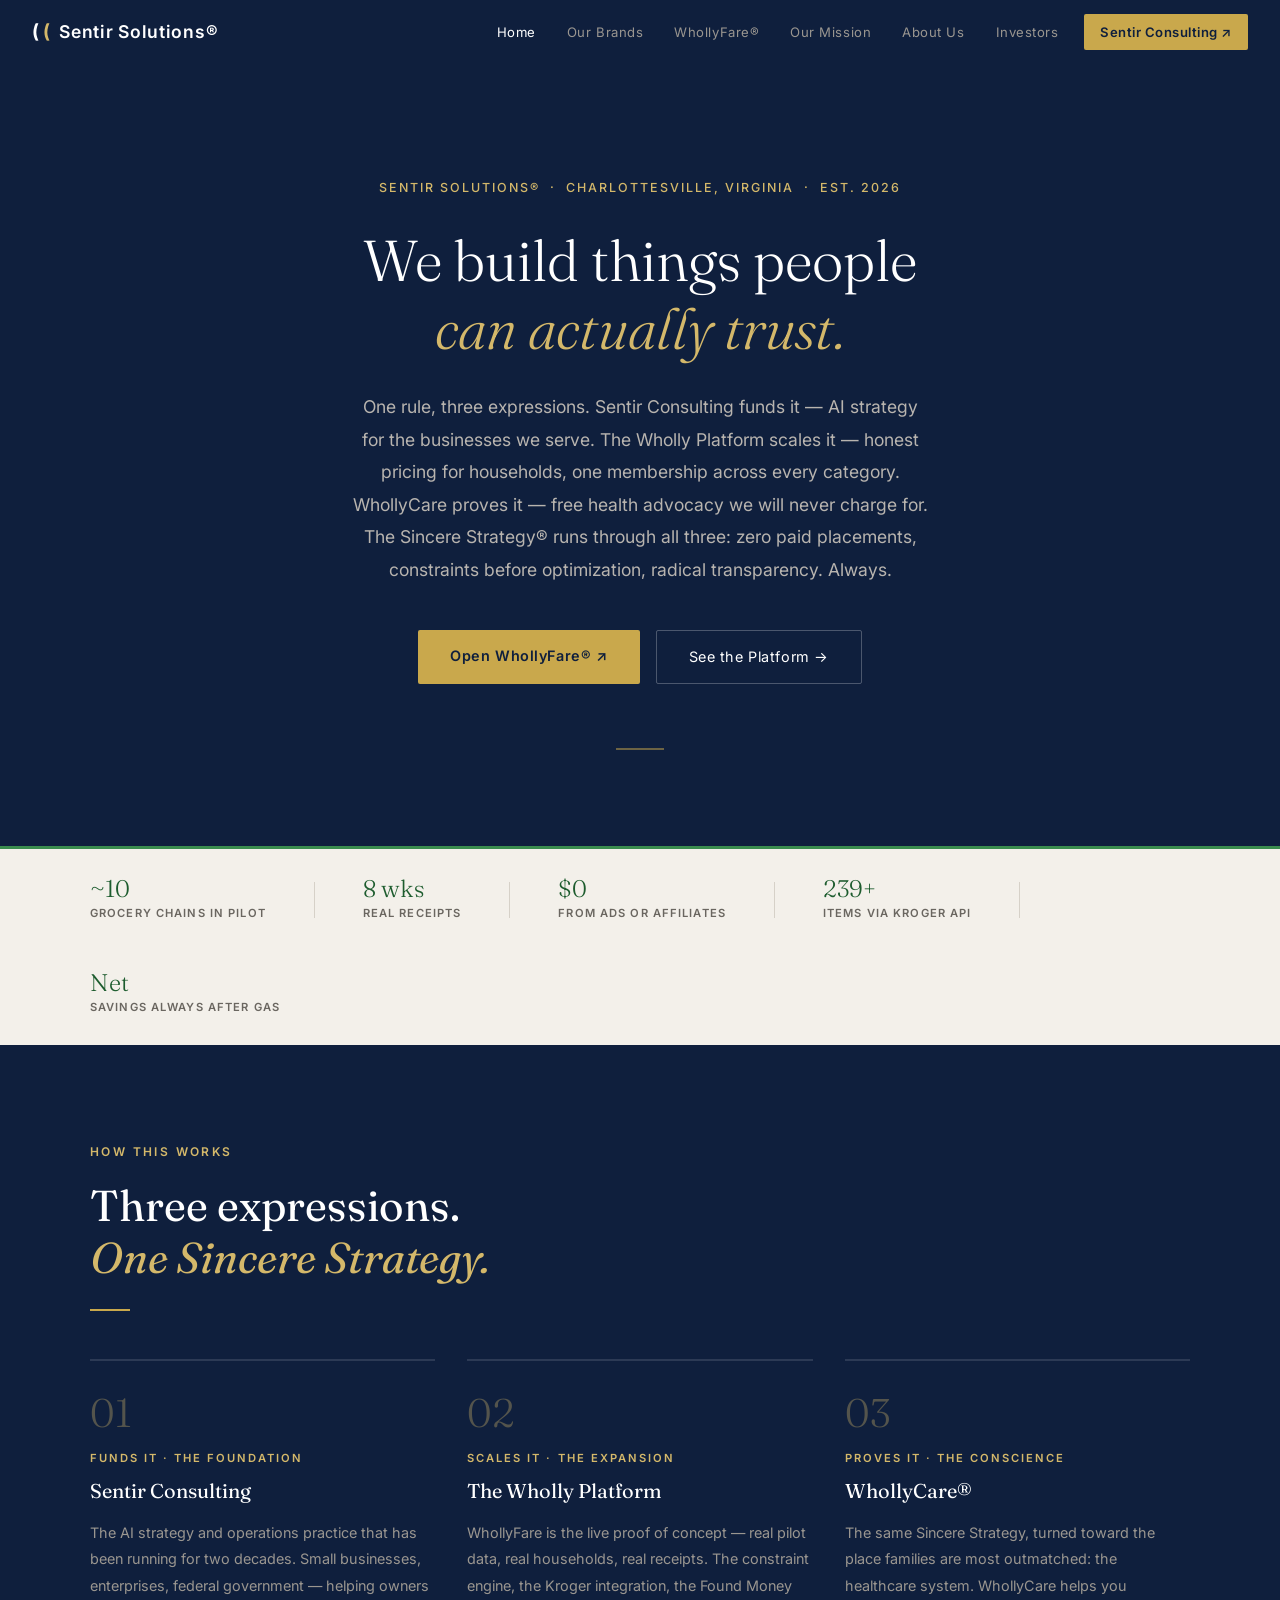
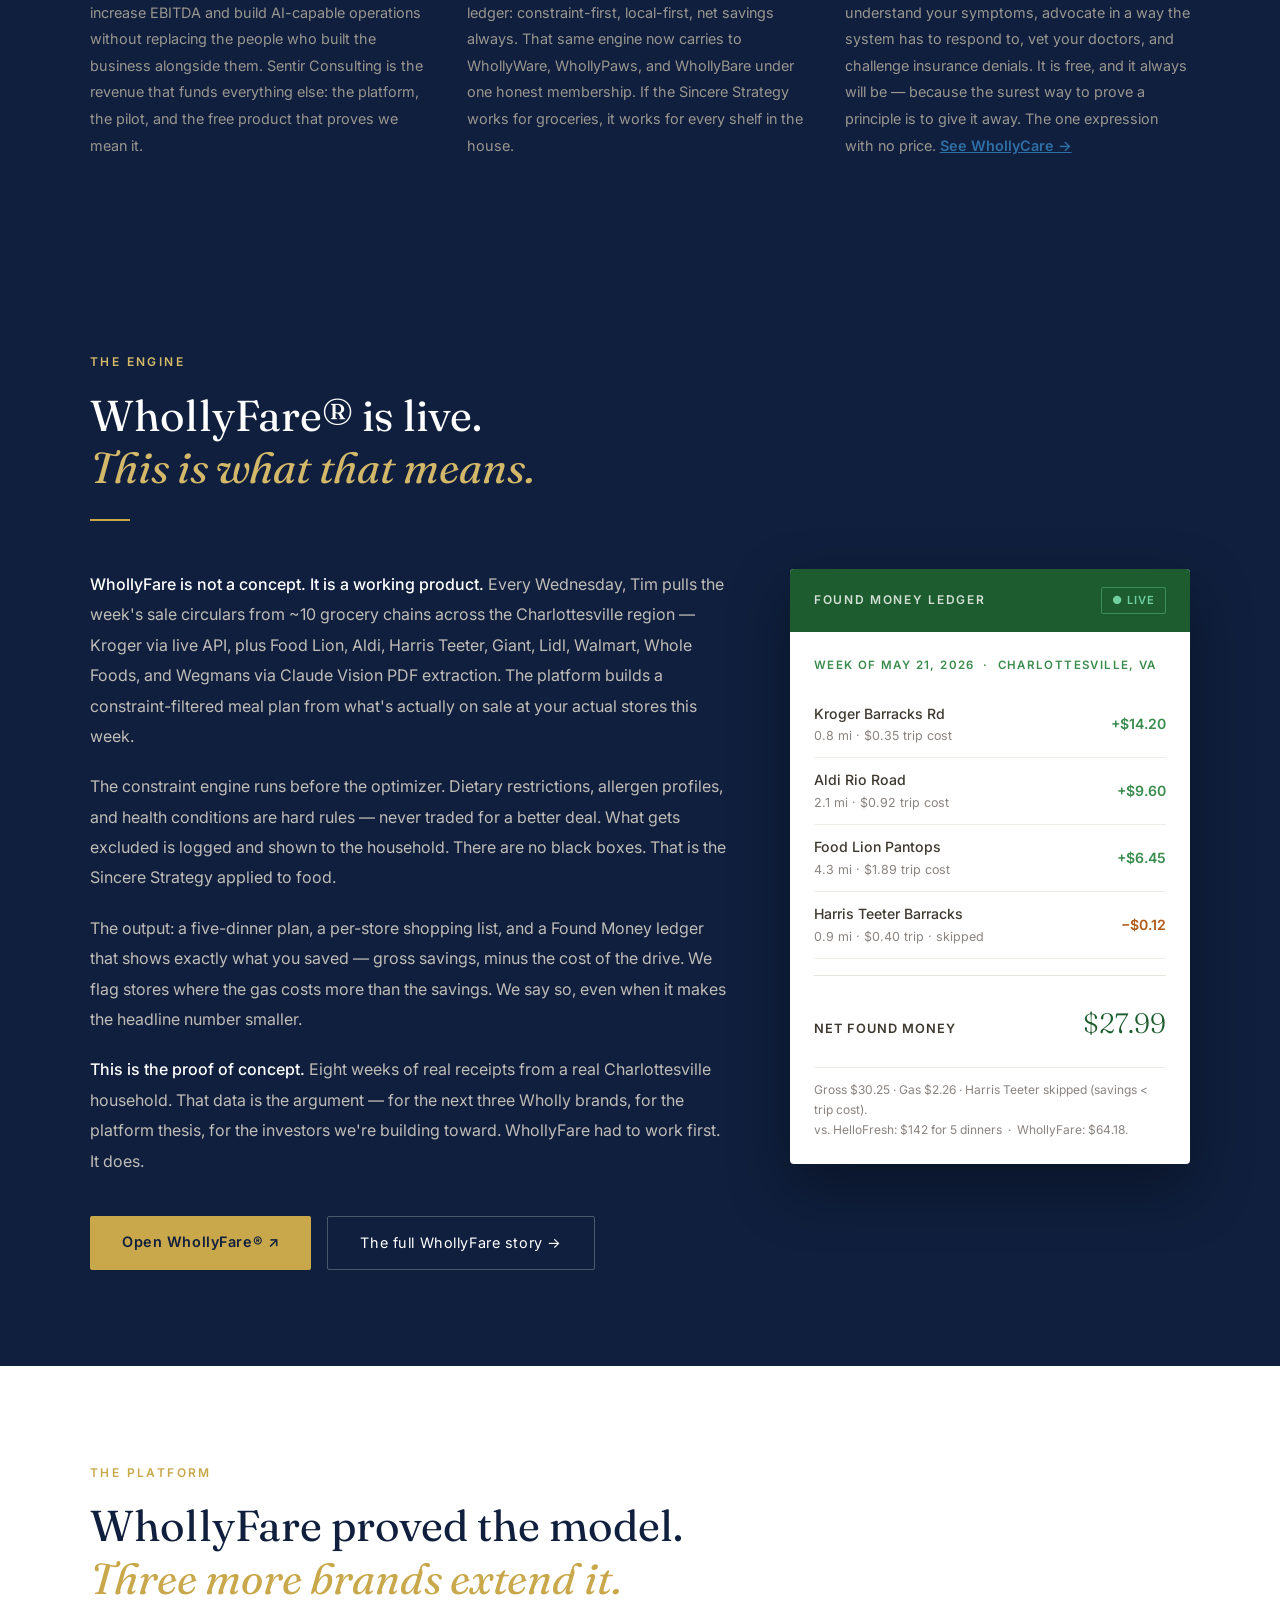
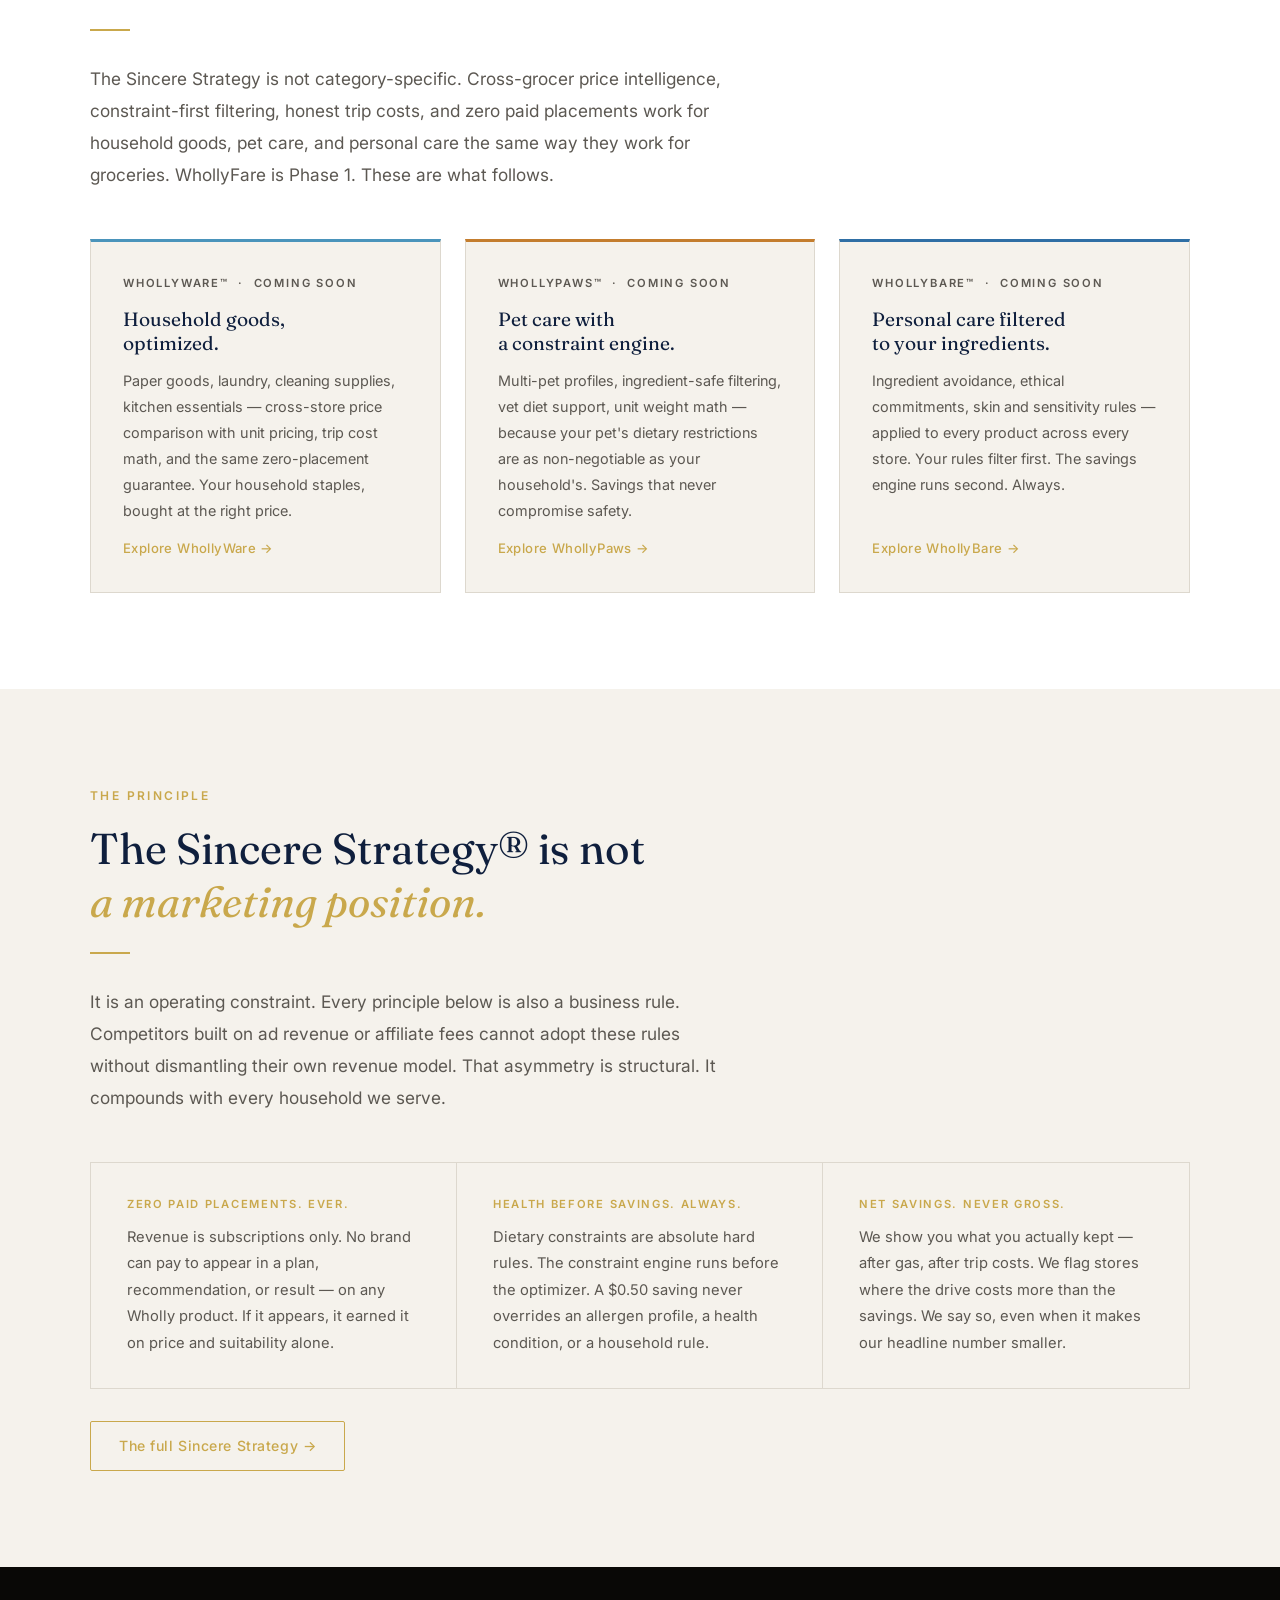
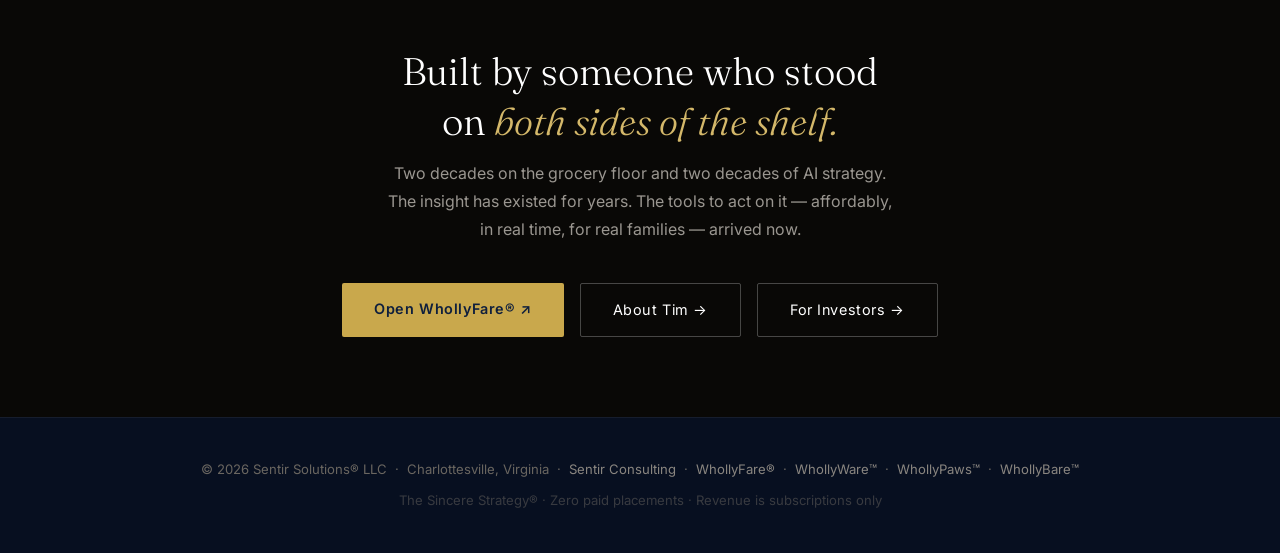
<file: index.html>
<!DOCTYPE html>
<html lang="en">
<head>
  <meta charset="UTF-8" />
  <meta name="viewport" content="width=device-width, initial-scale=1.0" />
  <title>Sentir Solutions® — We build things people can actually trust.</title>
  <meta name="description" content="Two businesses. One rule. The Sincere Strategy® runs through both — zero paid placements, constraints before optimization, radical transparency. Always." />
  <link rel="preconnect" href="https://fonts.googleapis.com" />
  <link rel="preconnect" href="https://fonts.gstatic.com" crossorigin />
  <link href="https://fonts.googleapis.com/css2?family=Fraunces:ital,opsz,wght@0,9..144,300;0,9..144,400;0,9..144,600;1,9..144,300&family=Inter:wght@300;400;500;600&display=swap" rel="stylesheet" />
  <link rel="stylesheet" href="css/styles.css" />
  <link rel="stylesheet" href="css/spa.css" />
</head>
<body>

  <!-- NAV -->
  <nav>
    <a class="nav-logo" href="#" data-section="home">
      <span class="mark-pipe1">(</span><span class="mark-pipe2">(</span> Sentir Solutions®
    </a>
    <div class="nav-links">
      <a href="#" class="nav-link active" data-section="home">Home</a>
      <a href="#" class="nav-link" data-section="brands">Our Brands</a>
      <a href="#" class="nav-link" data-section="whollyfare">WhollyFare®</a>
      <a href="#" class="nav-link" data-section="mission">Our Mission</a>
      <a href="#" class="nav-link" data-section="about">About Us</a>
      <a href="#" class="nav-link" data-section="investors">Investors</a>
      <a href="https://sentirsolutions.github.io/sentir-consulting-site/" class="nav-link cta" target="_blank" rel="noopener">Sentir Consulting ↗</a>
    </div>
    <button class="nav-hamburger" id="nav-hamburger" aria-label="Open menu" aria-expanded="false">☰</button>
    <div class="nav-mobile-menu" id="nav-mobile-menu">
      <a href="#" data-section="home">Home</a>
      <a href="#" data-section="brands">Our Brands</a>
      <a href="#" data-section="whollyfare">WhollyFare®</a>
      <a href="#" data-section="mission">Our Mission</a>
      <a href="#" data-section="about">About Us</a>
      <a href="#" data-section="investors">Investors</a>
      <a href="https://sentirsolutions.github.io/sentir-consulting-site/" class="mob-cta" target="_blank" rel="noopener">Sentir Consulting ↗</a>
    </div>
  </nav>

  <!-- QUICK JUMP BAR (brands section only) -->
  <div class="quick-jump" id="quickJump">
    <span class="qj-label">Jump to</span>
    <a href="#brand-fare" class="qj-link fare">WhollyFare®</a>
    <a href="#brand-ware" class="qj-link ware">WhollyWare™</a>
    <a href="#brand-paws" class="qj-link paws">WhollyPaws™</a>
    <a href="#brand-bare" class="qj-link care">WhollyBare™</a>
    <a href="#consulting" class="qj-link consulting">Consulting</a>
  </div>

  <!-- ═══════════════════════════════════════════
       HOME SECTION
  ═══════════════════════════════════════════ -->
  <div class="page-section active" id="section-home">
<!-- HERO -->
  <section class="hero">
    <p class="hero-eyebrow">Sentir Solutions® &nbsp;·&nbsp; Charlottesville, Virginia &nbsp;·&nbsp; Est. 2026</p>
    <h1>We build things people<br /><em>can actually trust.</em></h1>
    <p class="hero-sub">
      One rule, three expressions. Sentir Consulting funds it — AI strategy for the businesses we serve. The Wholly Platform scales it — honest pricing for households, one membership across every category. WhollyCare proves it — free health advocacy we will never charge for. The Sincere Strategy® runs through all three: zero paid placements, constraints before optimization, radical transparency. Always.
    </p>
    <div class="hero-actions">
      <a href="https://whollyfare-website-whlrpy4dnreymq3gbjjkup.streamlit.app/" class="btn-primary" target="_blank" rel="noopener">Open WhollyFare® ↗</a>
      <a href="whollyfare.html" class="btn-ghost">See the Platform →</a>
    </div>
    <div class="hero-rule"></div>
  </section>

  <!-- PILOT STATS BAR -->
  <div class="pilot-stats">
    <div class="container">
      <div class="pilot-stats-inner">
        <div class="pilot-stat">
          <span class="pilot-stat-number">~10</span>
          <span class="pilot-stat-label">Grocery Chains in Pilot</span>
        </div>
        <div class="pilot-stat-divider"></div>
        <div class="pilot-stat">
          <span class="pilot-stat-number">8 wks</span>
          <span class="pilot-stat-label">Real Receipts</span>
        </div>
        <div class="pilot-stat-divider"></div>
        <div class="pilot-stat">
          <span class="pilot-stat-number">$0</span>
          <span class="pilot-stat-label">From Ads or Affiliates</span>
        </div>
        <div class="pilot-stat-divider"></div>
        <div class="pilot-stat">
          <span class="pilot-stat-number">239+</span>
          <span class="pilot-stat-label">Items via Kroger API</span>
        </div>
        <div class="pilot-stat-divider"></div>
        <div class="pilot-stat">
          <span class="pilot-stat-number">Net</span>
          <span class="pilot-stat-label">Savings Always After Gas</span>
        </div>
      </div>
    </div>
  </div>

  <!-- THREE ENTITIES -->
  <section class="entities-section">
    <div class="container">
      <p class="section-label light fade-in">How This Works</p>
      <h2 class="light fade-in">Three expressions.<br /><em>One Sincere Strategy.</em></h2>
      <div class="divider fade-in"></div>
      <div class="entities-grid fade-in">
        <div class="entity-card">
          <div class="entity-number">01</div>
          <div class="entity-role">Funds It · The Foundation</div>
          <div class="entity-name">Sentir Consulting</div>
          <p class="entity-desc">
            The AI strategy and operations practice that has been running for two decades. Small businesses, enterprises, federal government — helping owners increase EBITDA and build AI-capable operations without replacing the people who built the business alongside them. Sentir Consulting is the revenue that funds everything else: the platform, the pilot, and the free product that proves we mean it.
          </p>
        </div>
        <div class="entity-card">
          <div class="entity-number">02</div>
          <div class="entity-role">Scales It · The Expansion</div>
          <div class="entity-name">The Wholly Platform</div>
          <p class="entity-desc">
            WhollyFare is the live proof of concept — real pilot data, real households, real receipts. The constraint engine, the Kroger integration, the Found Money ledger: constraint-first, local-first, net savings always. That same engine now carries to WhollyWare, WhollyPaws, and WhollyBare under one honest membership. If the Sincere Strategy works for groceries, it works for every shelf in the house.
          </p>
        </div>
        <div class="entity-card">
          <div class="entity-number">03</div>
          <div class="entity-role">Proves It · The Conscience</div>
          <div class="entity-name">WhollyCare®</div>
          <p class="entity-desc">
            The same Sincere Strategy, turned toward the place families are most outmatched: the healthcare system. WhollyCare helps you understand your symptoms, advocate in a way the system has to respond to, vet your doctors, and challenge insurance denials. It is free, and it always will be — because the surest way to prove a principle is to give it away. The one expression with no price. <a href="whollycare/" target="_blank" rel="noopener" style="color:#2F6FA5;font-weight:600;white-space:nowrap;">See WhollyCare &rarr;</a>
          </p>
        </div>
      </div>
    </div>
  </section>

  <!-- ENGINE SECTION -->
  <section class="engine-section">
    <div class="container">
      <p class="section-label light fade-in">The Engine</p>
      <h2 class="light fade-in">WhollyFare® is live.<br /><em>This is what that means.</em></h2>
      <div class="divider fade-in"></div>

      <div class="engine-grid fade-in">
        <div class="engine-narrative">
          <p>
            <strong>WhollyFare is not a concept. It is a working product.</strong> Every Wednesday,
            Tim pulls the week's sale circulars from ~10 grocery chains across the Charlottesville region —
            Kroger via live API, plus Food Lion, Aldi, Harris Teeter, Giant, Lidl, Walmart, Whole Foods, and Wegmans
            via Claude Vision PDF extraction. The platform
            builds a constraint-filtered meal plan from what's actually on sale at your actual stores
            this week.
          </p>
          <p>
            The constraint engine runs before the optimizer. Dietary restrictions, allergen profiles,
            and health conditions are hard rules — never traded for a better deal. What gets excluded
            is logged and shown to the household. There are no black boxes. That is the Sincere
            Strategy applied to food.
          </p>
          <p>
            The output: a five-dinner plan, a per-store shopping list, and a Found Money ledger that
            shows exactly what you saved — gross savings, minus the cost of the drive. We flag stores
            where the gas costs more than the savings. We say so, even when it makes the headline
            number smaller.
          </p>
          <p>
            <strong>This is the proof of concept.</strong> Eight weeks of real receipts from a real
            Charlottesville household. That data is the argument — for the next three Wholly brands,
            for the platform thesis, for the investors we're building toward. WhollyFare had to work
            first. It does.
          </p>
          <div class="engine-actions">
            <a href="https://whollyfare-website-whlrpy4dnreymq3gbjjkup.streamlit.app/" class="btn-primary" target="_blank" rel="noopener">Open WhollyFare® ↗</a>
            <a href="whollyfare.html" class="btn-ghost">The full WhollyFare story →</a>
          </div>
        </div>

        <!-- FOUND MONEY MOCK CARD -->
        <div>
          <div class="found-money-card">
            <div class="fmc-header">
              <span class="fmc-header-title">Found Money Ledger</span>
              <span class="fmc-header-badge">● Live</span>
            </div>
            <div class="fmc-body">
              <div class="fmc-week">Week of May 21, 2026 &nbsp;·&nbsp; Charlottesville, VA</div>
              <div class="fmc-row">
                <div>
                  <div class="fmc-store">Kroger Barracks Rd</div>
                  <div class="fmc-detail">0.8 mi · $0.35 trip cost</div>
                </div>
                <div class="fmc-savings">+$14.20</div>
              </div>
              <div class="fmc-row">
                <div>
                  <div class="fmc-store">Aldi Rio Road</div>
                  <div class="fmc-detail">2.1 mi · $0.92 trip cost</div>
                </div>
                <div class="fmc-savings">+$9.60</div>
              </div>
              <div class="fmc-row">
                <div>
                  <div class="fmc-store">Food Lion Pantops</div>
                  <div class="fmc-detail">4.3 mi · $1.89 trip cost</div>
                </div>
                <div class="fmc-savings">+$6.45</div>
              </div>
              <div class="fmc-row">
                <div>
                  <div class="fmc-store">Harris Teeter Barracks</div>
                  <div class="fmc-detail">0.9 mi · $0.40 trip · skipped</div>
                </div>
                <div class="fmc-savings negative">−$0.12</div>
              </div>
              <div class="fmc-divider"></div>
              <div class="fmc-total-row">
                <span class="fmc-total-label">Net Found Money</span>
                <span class="fmc-total-amount">$27.99</span>
              </div>
              <div class="fmc-subtext">
                Gross $30.25 · Gas $2.26 · Harris Teeter skipped (savings &lt; trip cost).<br/>
                vs. HelloFresh: $142 for 5 dinners &nbsp;·&nbsp; WhollyFare: $64.18.
              </div>
            </div>
          </div>
        </div>
      </div>
    </div>
  </section>

  <!-- PLATFORM BRANDS -->
  <section class="platform-section">
    <div class="container">
      <p class="section-label fade-in">The Platform</p>
      <h2 class="fade-in">WhollyFare proved the model.<br /><em>Three more brands extend it.</em></h2>
      <div class="divider fade-in"></div>
      <p class="lead fade-in">
        The Sincere Strategy is not category-specific. Cross-grocer price intelligence, constraint-first filtering, honest trip costs, and zero paid placements work for household goods, pet care, and personal care the same way they work for groceries. WhollyFare is Phase 1. These are what follows.
      </p>
      <div class="platform-grid fade-in">
        <div class="platform-card ware">
          <span class="platform-tag">WhollyWare™ &nbsp;·&nbsp; Coming Soon</span>
          <h3>Household goods,<br />optimized.</h3>
          <p>Paper goods, laundry, cleaning supplies, kitchen essentials — cross-store price comparison with unit pricing, trip cost math, and the same zero-placement guarantee. Your household staples, bought at the right price.</p>
          <a href="whollyware/" class="platform-link" target="_blank" rel="noopener">Explore WhollyWare →</a>
        </div>
        <div class="platform-card paws">
          <span class="platform-tag">WhollyPaws™ &nbsp;·&nbsp; Coming Soon</span>
          <h3>Pet care with<br />a constraint engine.</h3>
          <p>Multi-pet profiles, ingredient-safe filtering, vet diet support, unit weight math — because your pet's dietary restrictions are as non-negotiable as your household's. Savings that never compromise safety.</p>
          <a href="whollypaws/" class="platform-link" target="_blank" rel="noopener">Explore WhollyPaws →</a>
        </div>
        <div class="platform-card care">
          <span class="platform-tag">WhollyBare™ &nbsp;·&nbsp; Coming Soon</span>
          <h3>Personal care filtered<br />to your ingredients.</h3>
          <p>Ingredient avoidance, ethical commitments, skin and sensitivity rules — applied to every product across every store. Your rules filter first. The savings engine runs second. Always.</p>
          <a href="whollybare/" class="platform-link" target="_blank" rel="noopener">Explore WhollyBare →</a>
        </div>
      </div>
    </div>
  </section>

  <!-- SINCERE STRATEGY CALLOUT -->
  <section class="sincere-callout">
    <div class="container">
      <p class="section-label fade-in">The Principle</p>
      <h2 class="fade-in">The Sincere Strategy® is not<br /><em>a marketing position.</em></h2>
      <div class="divider fade-in"></div>
      <p class="lead fade-in">
        It is an operating constraint. Every principle below is also a business rule. Competitors built on ad revenue or affiliate fees cannot adopt these rules without dismantling their own revenue model. That asymmetry is structural. It compounds with every household we serve.
      </p>
      <div class="sincere-bar fade-in">
        <div class="sincere-item">
          <div class="sincere-item-label">Zero Paid Placements. Ever.</div>
          <p>Revenue is subscriptions only. No brand can pay to appear in a plan, recommendation, or result — on any Wholly product. If it appears, it earned it on price and suitability alone.</p>
        </div>
        <div class="sincere-item">
          <div class="sincere-item-label">Health Before Savings. Always.</div>
          <p>Dietary constraints are absolute hard rules. The constraint engine runs before the optimizer. A $0.50 saving never overrides an allergen profile, a health condition, or a household rule.</p>
        </div>
        <div class="sincere-item">
          <div class="sincere-item-label">Net Savings. Never Gross.</div>
          <p>We show you what you actually kept — after gas, after trip costs. We flag stores where the drive costs more than the savings. We say so, even when it makes our headline number smaller.</p>
        </div>
      </div>
      <div style="margin-top:2rem;" class="fade-in">
        <a href="mission.html" class="btn-outline">The full Sincere Strategy →</a>
      </div>
    </div>
  </section>

  <!-- CLOSING CTA -->
  <section class="cta-section">
    <h2>Built by someone who stood<br />on <em>both sides of the shelf.</em></h2>
    <p>Two decades on the grocery floor and two decades of AI strategy. The insight has existed for years. The tools to act on it — affordably, in real time, for real families — arrived now.</p>
    <div class="cta-pair">
      <a href="https://whollyfare-website-whlrpy4dnreymq3gbjjkup.streamlit.app/" class="btn-primary" target="_blank" rel="noopener">Open WhollyFare® ↗</a>
      <a href="about.html" class="btn-ghost">About Tim →</a>
      <a href="investors.html" class="btn-ghost">For Investors →</a>
    </div>
  </section>
  </div>

  <!-- ═══════════════════════════════════════════
       BRANDS SECTION
  ═══════════════════════════════════════════ -->
  <div class="page-section" id="section-brands">
<!-- QUICK JUMP BAR -->
  <div class="quick-jump" id="quickJump">
    <span class="qj-label">Jump to</span>
    <a href="#brand-fare" class="qj-link fare">WhollyFare®</a>
    <a href="#brand-ware" class="qj-link ware">WhollyWare™</a>
    <a href="#brand-paws" class="qj-link paws">WhollyPaws™</a>
    <a href="#brand-bare" class="qj-link care">WhollyBare™</a>
    <a href="#consulting" class="qj-link consulting">Consulting</a>
  </div>

  <!-- HERO -->
  <section class="hero">
    <p class="hero-eyebrow">Sentir Solutions® &nbsp;·&nbsp; The Wholly Platform &nbsp;·&nbsp; Four Brands, One Engine</p>
    <h1>The Sincere Strategy®<br /><em>applied to every shelf in the house.</em></h1>
    <p class="hero-sub">
      Prices aren't coming down. Your bills can. The Wholly Brands are the actualization of the Sincere Strategy® — one for every category of household spend. Not just groceries. Every shelf. WhollyFare proved the model works. WhollyWare, WhollyPaws, and WhollyBare carry it to the rest of your life. And WhollyCare® — free, no subscription — carries it into the healthcare system, because knowing how to advocate for yourself should never cost a family anything.
    </p>
    <div class="hero-actions">
      <a href="#org-tree" class="btn-primary">See the Platform Map</a>
      <a href="#consumer-brands" class="btn-ghost">Full Brand Details</a>
    </div>
    <div class="hero-rule"></div>
  </section>

  <!-- ORG TREE -->
  <section id="org-tree" class="tree-section">
    <div class="container">
      <p class="section-label fade-in">Platform Map</p>
      <h2 class="fade-in">The complete entity map.<br /><em>Click any node to visit.</em></h2>
      <div class="divider fade-in"></div>

      <div class="org-wrap fade-in">
        <!-- SVG: connector lines only. Nodes are HTML overlaid on top. -->
        <!-- ViewBox: 900 × 460. Node grid:
             Root         x=300 y=10  w=300 h=80  → center-bottom (450, 90)
             Consulting   x=30  y=168 w=240 h=80  → center-top (150, 168)
             Platform hub x=320 y=168 w=320 h=80  → center-top (480, 168), center-bottom (480, 248)
             WhollyFare   x=190 y=320 w=160 h=120 → center-top (270, 320)
             WhollyWare   x=360 y=320 w=160 h=120 → center-top (440, 320)
             WhollyPaws   x=530 y=320 w=160 h=120 → center-top (610, 320)
             WhollyBare   x=700 y=320 w=160 h=120 → center-top (780, 320)  -->
        <svg class="org-svg" viewBox="0 0 900 460" xmlns="http://www.w3.org/2000/svg">
          <!-- Root → junction -->
          <line x1="450" y1="90" x2="450" y2="130" stroke="#4A4540" stroke-width="1.5"/>
          <!-- Junction horizontal: consulting ← → platform -->
          <line x1="150" y1="130" x2="765" y2="130" stroke="#4A4540" stroke-width="1.5"/>
          <!-- Junction → Consulting -->
          <line x1="150" y1="130" x2="150" y2="168" stroke="#4A4540" stroke-width="1.5"/>
          <!-- Junction → Platform hub -->
          <line x1="480" y1="130" x2="480" y2="168" stroke="#4A4540" stroke-width="1.5"/>
          <!-- Junction → WhollyCare (stands apart, teal) -->
          <line x1="765" y1="130" x2="765" y2="168" stroke="#2F6FA5" stroke-width="1.5"/>
          <!-- Platform hub → brand junction -->
          <line x1="480" y1="248" x2="480" y2="290" stroke="#4A4540" stroke-width="1.5"/>
          <!-- Brand horizontal -->
          <line x1="270" y1="290" x2="780" y2="290" stroke="#4A4540" stroke-width="1.5"/>
          <!-- Brand drops (colour-coded) -->
          <line x1="270" y1="290" x2="270" y2="320" stroke="#3A8C4E" stroke-width="1.5"/>
          <line x1="440" y1="290" x2="440" y2="320" stroke="#4A94BB" stroke-width="1.5"/>
          <line x1="610" y1="290" x2="610" y2="320" stroke="#C47D2E" stroke-width="1.5"/>
          <line x1="780" y1="290" x2="780" y2="320" stroke="#A45AB0" stroke-width="1.5"/>
        </svg>

        <!-- ROOT: Sentir Solutions® (non-clickable hub) -->
        <div class="on on-root">
          <span class="on-label">Sentir Solutions®</span>
          <span class="on-sub">Holding Company</span>
        </div>

        <!-- CONSULTING -->
        <a class="on on-consulting" href="https://sentirsolutions.github.io/sentir-consulting-site/" target="_blank" rel="noopener" title="Visit Sentir Consulting">
          <span class="on-status">● Live</span>
          <span class="on-label">Sentir Consulting</span>
          <span class="on-sub">AI Strategy Practice</span>
          <span class="on-visit">sentirsolutions.github.io/sentir-consulting-site ↗</span>
        </a>

        <!-- WHOLLY PLATFORM HUB (non-clickable) -->
        <div class="on on-platform">
          <span class="on-label">The Wholly Platform</span>
          <span class="on-sub">Consumer Brands</span>
        </div>

        <!-- WHOLLYFARE -->
        <a class="on on-brand on-fare" href="https://whollyfare-website-whlrpy4dnreymq3gbjjkup.streamlit.app/" target="_blank" rel="noopener" title="Open WhollyFare®">
          <span class="on-status">● Live</span>
          <span class="on-label">WhollyFare®</span>
          <span class="on-sub">Meals &amp; Groceries</span>
          <span class="on-visit">Open app ↗</span>
        </a>

        <!-- WHOLLYWARE -->
        <a class="on on-brand on-ware" href="whollyware/" target="_blank" rel="noopener" title="WhollyWare™">
          <span class="on-status">Coming Soon</span>
          <span class="on-label">WhollyWare™</span>
          <span class="on-sub">Household Goods</span>
          <span class="on-visit">Preview ↗</span>
        </a>

        <!-- WHOLLYPAWS -->
        <a class="on on-brand on-paws" href="whollypaws/" target="_blank" rel="noopener" title="WhollyPaws™">
          <span class="on-status">Coming Soon</span>
          <span class="on-label">WhollyPaws™</span>
          <span class="on-sub">Pet Care</span>
          <span class="on-visit">Preview ↗</span>
        </a>

        <!-- WHOLLYCARE -->
        <a class="on on-brand on-care" href="whollybare/" target="_blank" rel="noopener" title="WhollyBare™">
          <span class="on-status">Coming Soon</span>
          <span class="on-label">WhollyBare™</span>
          <span class="on-sub">Personal Care & Beauty</span>
          <span class="on-visit">Preview ↗</span>
        </a>
        <!-- WHOLLYCARE — stands apart: own branch, free, links to static page -->
        <a class="on on-whollycare" href="whollycare/" target="_blank" rel="noopener" title="WhollyCare® — free health advocacy">
          <span class="on-status">Free · The Proof</span>
          <span class="on-label">WhollyCare®</span>
          <span class="on-sub">Health Advocacy</span>
          <span class="on-visit">Visit ↗</span>
        </a>
      </div>

      <!-- Mobile fallback -->
      <div class="tree-mobile-list fade-in">
        <a class="tml-link" href="https://sentirsolutions.github.io/sentir-consulting-site/" target="_blank" rel="noopener">
          <div><div class="tml-name">Sentir Consulting</div><div class="tml-sub">AI Strategy Practice · Live</div></div>
          <span class="tml-arrow">↗</span>
        </a>
        <a class="tml-link" href="https://whollyfare-website-whlrpy4dnreymq3gbjjkup.streamlit.app/" target="_blank" rel="noopener">
          <div><div class="tml-name">WhollyFare®</div><div class="tml-sub">Meals &amp; Groceries · Live</div></div>
          <span class="tml-arrow">↗</span>
        </a>
        <a class="tml-link" href="whollyware/" target="_blank" rel="noopener">
          <div><div class="tml-name">WhollyWare™</div><div class="tml-sub">Household Goods · Coming Soon</div></div>
          <span class="tml-arrow">↗</span>
        </a>
        <a class="tml-link" href="whollypaws/" target="_blank" rel="noopener">
          <div><div class="tml-name">WhollyPaws™</div><div class="tml-sub">Pet Care · Coming Soon</div></div>
          <span class="tml-arrow">↗</span>
        </a>
        <a class="tml-link" href="whollybare/" target="_blank" rel="noopener">
          <div><div class="tml-name">WhollyBare™</div><div class="tml-sub">Personal Care & Beauty · Coming Soon</div></div>
          <span class="tml-arrow">↗</span>
        </a>
        <a class="tml-link" href="whollycare/" target="_blank" rel="noopener" style="border-left:3px solid #2F6FA5;">
          <div><div class="tml-name">WhollyCare®</div><div class="tml-sub" style="color:#2F6FA5;">Health Advocacy · Free, Always · Stands Apart</div></div>
          <span class="tml-arrow">↗</span>
        </a>
      </div>

      <p class="tree-hint fade-in">Scroll down for full brand details ↓</p>
    </div>
  </section>

  <!-- CONSUMER BRANDS SECTION -->
  <section id="consumer-brands">
    <div class="container">
      <p class="section-label fade-in">The Wholly Platform</p>
      <h2 class="fade-in">Four brands. One mission. One more.<br /><em>Every household category — and the one thing that should always be free.</em></h2>
      <div class="divider fade-in"></div>
      <p class="lead fade-in">
        Four subscription brands apply the Sincere Strategy® to every category of household spending. WhollyCare® — free, no advertising, no pharma partnerships — applies it to healthcare advocacy. Four brands earn. One proves we mean it.
      </p>

      <!-- BRAND CARDS -->
      <div class="brand-cards">

        <div class="brand-card" id="brand-fare">
          <div class="brand-card-header fare-header">
            <div class="brand-card-mark">
              <svg viewBox="0 0 48 48" fill="none" xmlns="http://www.w3.org/2000/svg">
                <path d="M24 6 C24 6 14 14 14 24 C14 30 18 36 24 42 C30 36 34 30 34 24 C34 14 24 6 24 6Z" stroke="white" stroke-width="2" fill="none"/>
                <line x1="24" y1="20" x2="24" y2="40" stroke="white" stroke-width="1.5"/>
                <line x1="20" y1="26" x2="28" y2="26" stroke="white" stroke-width="1.5"/>
              </svg>
            </div>
            <div>
              <div class="brand-card-name">WhollyFare®</div>
              <div class="brand-card-tagline">The meal plan that pays you back.</div>
            </div>
            <div class="brand-card-status live">Live</div>
          </div>
          <div class="brand-card-body">
            <p>WhollyFare® builds a weekly dinner plan from your local grocery stores' actual sale circulars — cross-comparing Kroger, Food Lion, Aldi, and Harris Teeter. Net savings after gas costs. Health constraints are hard rules, never traded for a lower price. The engine is running.</p>
            <div class="brand-card-stats">
              <div class="brand-stat"><span class="brand-stat-num">4</span><span class="brand-stat-label">stores compared</span></div>
              <div class="brand-stat"><span class="brand-stat-num">8+</span><span class="brand-stat-label">weeks of live data</span></div>
              <div class="brand-stat"><span class="brand-stat-num">~$78</span><span class="brand-stat-label">weekly vs. HelloFresh</span></div>
            </div>
          </div>
          <div class="brand-card-footer">
            <a href="https://whollyfare-website-whlrpy4dnreymq3gbjjkup.streamlit.app/" class="brand-btn" target="_blank" rel="noopener">Open App →</a>
            <a href="whollyfare.html" class="brand-btn-ghost">Platform view →</a>
          </div>
        </div>

        <div class="brand-card" id="brand-ware">
          <div class="brand-card-header ware-header">
            <div class="brand-card-mark">
              <svg viewBox="0 0 48 48" fill="none" xmlns="http://www.w3.org/2000/svg">
                <polyline points="6,26 24,8 42,26" stroke="white" stroke-width="3" stroke-linecap="round" stroke-linejoin="round"/>
                <rect x="12" y="25" width="24" height="16" rx="1" stroke="white" stroke-width="2.5" fill="none"/>
                <rect x="19" y="30" width="10" height="11" rx="1" stroke="white" stroke-width="2" fill="none"/>
              </svg>
            </div>
            <div>
              <div class="brand-card-name">WhollyWare™</div>
              <div class="brand-card-tagline">The household staple plan that pays you back.</div>
            </div>
            <div class="brand-card-status coming-soon">Coming Soon</div>
          </div>
          <div class="brand-card-body">
            <p>WhollyWare cross-compares prices for household staples — paper goods, laundry, cleaning supplies, personal care — across Walmart, Target, Costco, Kroger, and Dollar General. The stuff you buy every week and never comparison-shop. Net savings after gas. Always.</p>
            <div class="brand-card-stats">
              <div class="brand-stat"><span class="brand-stat-num">12+</span><span class="brand-stat-label">categories tracked</span></div>
              <div class="brand-stat"><span class="brand-stat-num">5</span><span class="brand-stat-label">retailers compared</span></div>
              <div class="brand-stat"><span class="brand-stat-num">Free–$19</span><span class="brand-stat-label">one membership</span></div>
            </div>
          </div>
          <div class="brand-card-footer">
            <a href="whollyware/" class="brand-btn" target="_blank" rel="noopener">Learn More →</a>
          </div>
        </div>

        <div class="brand-card" id="brand-paws">
          <div class="brand-card-header paws-header">
            <div class="brand-card-mark">
              <svg viewBox="0 0 48 48" fill="none" xmlns="http://www.w3.org/2000/svg">
                <ellipse cx="24" cy="31" rx="11" ry="10" fill="white" opacity="0.9"/>
                <ellipse cx="11" cy="20" rx="4.5" ry="6" fill="white" opacity="0.7"/>
                <ellipse cx="19" cy="14.5" rx="4.5" ry="6" fill="white" opacity="0.7"/>
                <ellipse cx="29" cy="14.5" rx="4.5" ry="6" fill="white" opacity="0.7"/>
                <ellipse cx="37" cy="20" rx="4.5" ry="6" fill="white" opacity="0.7"/>
              </svg>
            </div>
            <div>
              <div class="brand-card-name">WhollyPaws™</div>
              <div class="brand-card-tagline">The pet care plan that puts health first.</div>
            </div>
            <div class="brand-card-status coming-soon">Coming Soon</div>
          </div>
          <div class="brand-card-body">
            <p>WhollyPaws finds the best prices on pet food and supplies — filtered for your pet's specific dietary needs, breed requirements, and vet-prescribed diets. Hard ingredient constraints, never traded for a lower price. Net savings after delivery or gas.</p>
            <div class="brand-card-stats">
              <div class="brand-stat"><span class="brand-stat-num">8+</span><span class="brand-stat-label">pet categories</span></div>
              <div class="brand-stat"><span class="brand-stat-num">6</span><span class="brand-stat-label">retailers compared</span></div>
              <div class="brand-stat"><span class="brand-stat-num">Free–$19</span><span class="brand-stat-label">one membership</span></div>
            </div>
          </div>
          <div class="brand-card-footer">
            <a href="whollypaws/" class="brand-btn" target="_blank" rel="noopener">Learn More →</a>
          </div>
        </div>

        <div class="brand-card" id="brand-bare">
          <div class="brand-card-header care-header">
            <div class="brand-card-mark">
              <svg viewBox="0 0 48 48" fill="none" xmlns="http://www.w3.org/2000/svg">
                <path d="M18 42 Q10 28 18 12 Q30 4 44 10 Q42 26 30 36 Q24 40 18 42Z" fill="white" opacity="0.9"/>
                <path d="M8 34 Q4 26 9 19 Q13 26 8 34Z" fill="white" opacity="0.6"/>
              </svg>
            </div>
            <div>
              <div class="brand-card-name">WhollyBare™</div>
              <div class="brand-card-tagline">Personal care that's actually personal.</div>
            </div>
            <div class="brand-card-status coming-soon">Coming Soon</div>
          </div>
          <div class="brand-card-body">
            <p>WhollyBare cross-compares personal care and beauty prices across CVS, Walgreens, Target, Ulta, and Walmart — filtered by your skin sensitivities, ingredient exclusions, and values (cruelty-free, vegan, etc.). The beauty industry hides conflicts. WhollyBare surfaces them.</p>
            <div class="brand-card-stats">
              <div class="brand-stat"><span class="brand-stat-num">10+</span><span class="brand-stat-label">care categories</span></div>
              <div class="brand-stat"><span class="brand-stat-num">5</span><span class="brand-stat-label">retailers compared</span></div>
              <div class="brand-stat"><span class="brand-stat-num">Free–$19</span><span class="brand-stat-label">one membership</span></div>
            </div>
          </div>
          <div class="brand-card-footer">
            <a href="whollybare/" class="brand-btn" target="_blank" rel="noopener">Learn More →</a>
          </div>
        </div>

      </div>

      <!-- WHOLLYCARE — THE PROOF (stands apart from the paid four) -->
      <div style="background:#081420;border:1px solid rgba(47,111,165,0.25);border-radius:14px;padding:3rem;margin-top:3.5rem;position:relative;overflow:hidden;">
        <div style="position:relative;z-index:1;">
          <div style="font-size:0.72rem;font-weight:700;letter-spacing:0.13em;text-transform:uppercase;color:#2F6FA5;margin-bottom:0.9rem;">The Proof &middot; Free, Always &middot; Stands Apart</div>
          <h2 style="font-size:2rem;color:#EAF6F9;margin:0 0 1rem;font-weight:700;line-height:1.25;">WhollyCare&reg; &mdash; the one we'll never charge for.</h2>
          <p style="font-size:1.02rem;color:rgba(234,246,249,0.78);line-height:1.85;max-width:680px;margin:0 0 1rem;">Four brands earn. This one proves we mean it. WhollyCare applies the Sincere Strategy&reg; where families are most outmatched: the healthcare system. It helps you understand your symptoms, advocate in a way the system has to respond to, vet your doctors, and challenge insurance denials. It is free, and it always will be &mdash; the culmination of why Sentir exists.</p>
          <p style="font-size:0.92rem;color:rgba(234,246,249,0.55);line-height:1.8;max-width:680px;margin:0 0 1.75rem;">It does not share the membership, the pricing, or the grouping of the four household brands. It stands on its own &mdash; on purpose.</p>
          <a href="whollycare/" target="_blank" rel="noopener" style="display:inline-block;background:#2F6FA5;color:#fff;font-weight:600;font-size:0.97rem;padding:0.95rem 1.9rem;border-radius:8px;text-decoration:none;">See WhollyCare &amp; why we built it &rarr;</a>
        </div>
      </div>
    </div>
  </section>

  <!-- SINCERE STRATEGY -->
  <section class="sincere-section">
    <div class="container">
      <p class="section-label fade-in">The Sincere Strategy®</p>
      <h2 class="fade-in">One founding principle.<br /><em>Every brand. No exceptions.</em></h2>
      <div class="divider fade-in"></div>
      <div class="sincere-grid fade-in">
        <div class="sincere-item">
          <div class="sincere-num">01</div>
          <div class="sincere-title">Zero paid placements</div>
          <div class="sincere-body">No brand pays to appear in results across any Wholly product. Revenue is subscriptions only.</div>
        </div>
        <div class="sincere-item">
          <div class="sincere-num">02</div>
          <div class="sincere-title">Safety before savings</div>
          <div class="sincere-body">Health and ingredient constraints run before price comparison — in every product, for every household.</div>
        </div>
        <div class="sincere-item">
          <div class="sincere-num">03</div>
          <div class="sincere-title">Net savings, always</div>
          <div class="sincere-body">Gas and delivery costs are in the math. Gross savings is not the number that matters.</div>
        </div>
        <div class="sincere-item">
          <div class="sincere-num">04</div>
          <div class="sincere-title">Radical transparency</div>
          <div class="sincere-body">Every rejection is logged and shown to the user. You see exactly why a product didn't appear.</div>
        </div>
        <div class="sincere-item">
          <div class="sincere-num">05</div>
          <div class="sincere-title">No data sales</div>
          <div class="sincere-body">Your household data is never sold, shared, or used for targeting. It is yours. Period.</div>
        </div>
        <div class="sincere-item">
          <div class="sincere-num">06</div>
          <div class="sincere-title">Local-first</div>
          <div class="sincere-body">Plans and comparisons are built from your actual stores' actual prices. Not national averages.</div>
        </div>
      </div>
    </div>
  </section>
  </div>

  <!-- ═══════════════════════════════════════════
       WHOLLYFARE SECTION
  ═══════════════════════════════════════════ -->
  <div class="page-section" id="section-whollyfare">
<!-- HERO -->
  <section class="hero">
    <p class="hero-eyebrow">WhollyFare® &nbsp;·&nbsp; The Engine &nbsp;·&nbsp; Live · Charlottesville, VA</p>
    <h1>"The meal plan<br />that pays<br /><em>you back."</em></h1>
    <p class="hero-sub">
      Prices aren't coming down. Your grocery bill can. WhollyFare® is the proof — live, in the real world, with real families, at real stores. It had to be built first. It had to work first. It does. Everything else follows from this.
    </p>
    <div class="hero-actions">
      <a href="https://whollyfare-website-whlrpy4dnreymq3gbjjkup.streamlit.app/" class="btn-primary" target="_blank" rel="noopener">Open WhollyFare® ↗</a>
      <a href="#how" class="btn-ghost">How It Works</a>
    </div>
    <div class="hero-rule"></div>
  </section>

  <!-- HOW IT WORKS -->
  <section id="how" class="how-section">
    <div class="container">
      <p class="section-label fade-in">The Workflow</p>
      <h2 class="fade-in">From sale circular<br /><em>to dinner table.</em></h2>
      <div class="divider fade-in"></div>
      <div class="steps-grid fade-in">
        <div class="step">
          <div class="step-num">01</div>
          <h4>Circulars come in</h4>
          <p>Every Wednesday, Tim pulls sale data from ~10 grocery chains across the Charlottesville region — Kroger via live API (239+ items), and Food Lion, Aldi, Harris Teeter, Giant, Lidl, Walmart, Whole Foods, and Wegmans via Claude Vision PDF extraction. What's on sale this week at your actual stores — not national averages, not estimates.</p>
        </div>
        <div class="step">
          <div class="step-num">02</div>
          <h4>Constraints run first</h4>
          <p>Before a single item reaches the optimizer, the constraint engine filters the full inventory against the household's dietary profile — allergens, diagnoses, lifestyle rules. Hard exclusions. No exceptions. Every rejection is logged.</p>
        </div>
        <div class="step">
          <div class="step-num">03</div>
          <h4>The plan is built</h4>
          <p>Five dinners, assembled from what passes constraints and is actually on sale this week. Protein variety enforced. Meal rationale shown. The Sunday Buy-Off lets households approve, swap, or skip each meal before anything gets locked.</p>
        </div>
        <div class="step">
          <div class="step-num">04</div>
          <h4>Found Money, honestly</h4>
          <p>The shopping list breaks down by store. The Found Money Ledger shows gross savings, trip costs (at $0.22/mile), and net savings. If a store's savings don't cover the drive, we flag it and suggest skipping. Gross numbers are never the headline.</p>
        </div>
        <div class="step">
          <div class="step-num">05</div>
          <h4>Pantry intelligence</h4>
          <p>WhollyFare tracks how often each pantry staple appears in your approved meal plans. When an item has been used enough times that a typical container would be running low — and it's on sale this week — it surfaces on your shopping list as a restock recommendation. The sale price is shown. The usage count is shown. No sponsored placements. No guessing. Just your cooking history and the current circular.</p>
        </div>
      </div>
    </div>
  </section>

  <!-- CONSTRAINT ENGINE -->
  <section class="constraint-section">
    <div class="container">
      <p class="section-label light fade-in">The Core</p>
      <h2 class="light fade-in">Safety before savings.<br /><em>Always. Without exception.</em></h2>
      <div class="divider fade-in"></div>
      <div class="constraint-grid fade-in">
        <div class="constraint-narrative">
          <p>
            <strong>The constraint engine is not a filter. It is a precondition.</strong> Before the meal planner sees a single sale item, every item in the week's circular has already passed through the household's dietary profile — allergens, health conditions, lifestyle exclusions, member-specific rules.
          </p>
          <p>
            This is not a toggle the user can switch off to see better deals. It is not a preference. It is a hard wall that runs every time, on every item, before any optimization happens. A family member's tree nut allergy is not traded for a cheaper dinner. A CKD patient's potassium restrictions are not relaxed to hit a savings target.
          </p>
          <p>
            <strong>Every rejection is logged and shown.</strong> If chicken breast was excluded because one member has a poultry sensitivity, that is surfaced. If a particular brand was rejected because it contains a listed allergen, the household sees it. Radical transparency is a founding commitment — there are no black boxes in how plans are built.
          </p>
          <p>
            This is also the architectural decision that makes the next three Wholly brands straightforward to build. The same constraint engine that handles dietary profiles handles ingredient exclusions in WhollyBare, vet diet restrictions in WhollyPaws, and any filter a household can define. The engine is the platform. WhollyFare is its first application.
          </p>
        </div>
        <!-- FILTER MOCK -->
        <div>
          <div class="filter-mock">
            <div class="fm-header">
              <div class="fm-header-title">This Week's Circular — Constraint Review</div>
            </div>
            <div class="fm-body">
              <div class="fm-week">Kroger Barracks Rd &nbsp;·&nbsp; May 21, 2026</div>
              <div class="fm-item">
                <div>
                  <div class="fm-item-name">Salmon Fillet, 1 lb</div>
                  <div class="fm-item-store">$6.99 sale · Seafood</div>
                </div>
                <div>
                  <div class="fm-badge pass">✓ Pass</div>
                </div>
              </div>
              <div class="fm-item">
                <div>
                  <div class="fm-item-name">Chicken Thighs, 3 lb</div>
                  <div class="fm-item-store">$5.49 sale · Poultry</div>
                </div>
                <div>
                  <div class="fm-badge pass">✓ Pass</div>
                </div>
              </div>
              <div class="fm-item">
                <div>
                  <div class="fm-item-name">Planters Mixed Nuts, 16 oz</div>
                  <div class="fm-item-store">$7.29 sale · Snacks</div>
                </div>
                <div>
                  <div>
                    <div class="fm-badge reject">✗ Rejected</div>
                    <div class="fm-reject-reason">Chas: tree nut allergy (profile rule)</div>
                  </div>
                </div>
              </div>
              <div class="fm-item">
                <div>
                  <div class="fm-item-name">Ground Turkey, 1 lb</div>
                  <div class="fm-item-store">$4.79 sale · Poultry</div>
                </div>
                <div>
                  <div class="fm-badge pass">✓ Pass</div>
                </div>
              </div>
              <div class="fm-item">
                <div>
                  <div class="fm-item-name">Dannon Greek Yogurt, 32 oz</div>
                  <div class="fm-item-store">$5.99 sale · Dairy</div>
                </div>
                <div>
                  <div>
                    <div class="fm-badge reject">✗ Rejected</div>
                    <div class="fm-reject-reason">Abby: dairy exclusion (lifestyle rule)</div>
                  </div>
                </div>
              </div>
              <div class="fm-divider"></div>
              <div class="fm-summary">
                <span>47 items reviewed</span>
                <span><strong>39 passed</strong> &nbsp;·&nbsp; 8 rejected</span>
              </div>
            </div>
          </div>
        </div>
      </div>
    </div>
  </section>

  <!-- THE PROOF -->
  <section class="proof-section">
    <div class="container">
      <p class="section-label fade-in">The Data</p>
      <h2 class="fade-in">Eight weeks of real receipts.<br /><em>The model works.</em></h2>
      <div class="divider fade-in"></div>
      <p class="lead fade-in">
        WhollyFare was not launched with projections. It was launched with a pilot — one household, ~10 major grocery chains, Charlottesville, Virginia. The goal was simple: generate undeniable Found Money data before building anything else. Here is what that looks like.
      </p>
      <div class="proof-grid fade-in">
        <div class="proof-callout">
          <h4>The Charlottesville Pilot</h4>
          <p>Tim Hislop, Abby, and Chas — three members, ~10 grocery chains, two dietary profiles in the constraint engine. Running since Phase 1 launch, tracked weekly. Real circulars, real receipts, real numbers.</p>
          <span class="proof-stat">~10 chains</span>
          <span class="proof-stat-label">Kroger · Food Lion · Aldi · Harris Teeter · Giant · Lidl · Walmart · Whole Foods · Wegmans +</span>
        </div>
        <div class="proof-callout">
          <h4>Cross-Grocer vs. Single-Store</h4>
          <p>The savings argument is simple: a meal plan built from ~10 stores' sale circulars, filtered for your household, finds deals no single-store shop can match. The cross-grocer optimizer finds the lowest available price for each ingredient across all participating stores — net of the trip cost to get there.</p>
          <span class="proof-stat">$0</span>
          <span class="proof-stat-label">Revenue from placements, affiliates, or data</span>
        </div>
        <div class="proof-callout">
          <h4>vs. HelloFresh (every week)</h4>
          <p>HelloFresh charges approximately $142 for five dinners for a family of three. WhollyFare's plan for the same week costs roughly $64 in groceries — using the same stores you already shop, with your own ingredients, from what's actually on sale. The ledger shows the gap, every week.</p>
          <span class="proof-stat">~$78</span>
          <span class="proof-stat-label">Typical weekly delta vs. HelloFresh (net)</span>
        </div>
        <div class="proof-callout">
          <h4>Why Phase 1 matters for investors</h4>
          <p>Investors in consumer platforms ask one question before any other: does this work in the real world, or only in a deck? Phase 1 exists to answer that question with receipts. Eight weeks of actual data from an actual household. That data is the argument that unlocks Phase 2, Phase 3, and the investment that scales the platform nationally.</p>
          <span class="proof-stat">239+</span>
          <span class="proof-stat-label">Items pulled via Kroger API in week one</span>
        </div>
      </div>
    </div>
  </section>

  <!-- WHAT IT UNLOCKS -->
  <section class="unlocks-section">
    <div class="container">
      <p class="section-label light fade-in">The Platform Thesis</p>
      <h2 class="light fade-in">If it works for food,<br /><em>it works everywhere.</em></h2>
      <div class="divider fade-in"></div>
      <p class="lead light fade-in">
        WhollyFare's architecture was designed from the start to be a platform, not a product. The constraint engine, the circular ingestion pipeline, the trip cost math, the Found Money ledger — none of these are food-specific. They are infrastructure. Here is what that infrastructure unlocks.
      </p>
      <div class="unlocks-grid fade-in">
        <div class="unlock-card">
          <div class="unlock-tag">WhollyWare™</div>
          <h4>Household goods,<br/>same engine.</h4>
          <p>Paper goods, laundry, cleaning supplies — the same circular ingestion, the same unit price comparison, the same trip cost math. Constraint filtering applied to ingredient exclusions and brand ethics instead of dietary rules. Phase 2.</p>
        </div>
        <div class="unlock-card">
          <div class="unlock-tag">WhollyPaws™</div>
          <h4>Pet care, constraint-first.</h4>
          <p>Multi-pet profiles, vet diet support, ingredient-safe filtering. The constraint engine handles pet dietary restrictions the same way it handles household member allergens — as hard rules that never bend for savings. Phase 2.</p>
        </div>
        <div class="unlock-card">
          <div class="unlock-tag">WhollyBare™</div>
          <h4>Personal care, filtered<br/>to your ingredients.</h4>
          <p>Ingredient avoidance, ethical commitments, skin and sensitivity rules — the constraint engine knows your profile. It filters every product at every store against your rules before the savings engine runs. Phase 2.</p>
        </div>
        <div class="unlock-card">
          <div class="unlock-tag">Phase 3 · Regional Scale</div>
          <h4>Automated circular parsing<br/>at scale.</h4>
          <p>The manual + PDF extraction workflow is a POC scaffold. Phase 3 replaces it with automated circular parsing, direct retail data feeds, and a React + FastAPI backend that scales to 15+ chains and 50,000+ households.</p>
        </div>
        <div class="unlock-card">
          <div class="unlock-tag">Phase 4 · Series A</div>
          <h4>National. 50,000+<br/>households.</h4>
          <p>Receipt auto-capture, preference learning, delivery hub integration (Instacart, Shipt), community sharing. $2M+ ARR milestone. The platform thesis proven at scale — not just one household in Charlottesville.</p>
        </div>
        <div class="unlock-card">
          <div class="unlock-tag">Phase 5 · Wholesale</div>
          <h4>Costco. Sam's Club.<br/>Amazon Fresh.</h4>
          <p>Bulk-unit math, membership economics, hybrid trip planning. The Sincere Strategy applied to wholesale — the category where price opacity is highest and household savings are largest. The horizon play.</p>
        </div>
      </div>
    </div>
  </section>

  <!-- SINCERE RULES FOR FOOD -->
  <section class="rules-section">
    <div class="container">
      <p class="section-label fade-in">The Commitment</p>
      <h2 class="fade-in">The Sincere Strategy,<br /><em>applied to your dinner table.</em></h2>
      <div class="divider fade-in"></div>
      <div class="rules-grid fade-in">
        <div class="rule-card">
          <div class="rule-icon">🚫</div>
          <div class="rule-text">
            <h4>Zero paid placements. Ever.</h4>
            <p>No food brand pays to appear in a WhollyFare plan. No grocer pays to be recommended. If an item appears in your meal plan, it earned its place on price, availability, and suitability — nothing else.</p>
          </div>
        </div>
        <div class="rule-card">
          <div class="rule-icon">🛡️</div>
          <div class="rule-text">
            <h4>Health constraints are hard rules.</h4>
            <p>Dietary restrictions, allergen profiles, and health conditions are preconditions, not preferences. The constraint engine runs before optimization. A $0.50 saving never overrides a household rule.</p>
          </div>
        </div>
        <div class="rule-card">
          <div class="rule-icon">👁️</div>
          <div class="rule-text">
            <h4>Every rejection is shown.</h4>
            <p>If an item was excluded from your plan, you see exactly why. The rejection log is part of the product, not a hidden internal record. Radical transparency is a founding commitment, not a feature.</p>
          </div>
        </div>
        <div class="rule-card">
          <div class="rule-icon">⛽</div>
          <div class="rule-text">
            <h4>Net savings. Never gross.</h4>
            <p>The Found Money Ledger shows gross savings minus trip costs at $0.22/mile. We flag stores where the drive costs more than the savings. We say so. Even when it makes the headline number smaller.</p>
          </div>
        </div>
        <div class="rule-card">
          <div class="rule-icon">📍</div>
          <div class="rule-text">
            <h4>Local-first. Your stores.</h4>
            <p>Plans are built from your actual stores' actual sale circulars — this week's data, not national averages. Kroger Barracks Road. Food Lion Pantops. Aldi Rio Road. Harris Teeter Barracks Road. Giant. Lidl. Walmart. Whole Foods. Wegmans. Your town.</p>
          </div>
        </div>
        <div class="rule-card">
          <div class="rule-icon">🔒</div>
          <div class="rule-text">
            <h4>Your data stays yours.</h4>
            <p>WhollyFare knows your household's health constraints and buying patterns. That data belongs to your household. It is never sold, never shared, never used for targeting. Ever.</p>
          </div>
        </div>
      </div>
    </div>
  </section>

  <!-- CTA -->
  <section class="cta-section">
    <h2>The proof of concept<br />is <em>running right now.</em></h2>
    <p>WhollyFare is live on Streamlit Cloud. Sign in, add your stores, enter your household constraints, and get this week's plan. Real circulars. Real savings. Real data.</p>
    <div class="cta-pair">
      <a href="https://whollyfare-website-whlrpy4dnreymq3gbjjkup.streamlit.app/" class="btn-white" target="_blank" rel="noopener">Open WhollyFare® ↗</a>
      <a href="investors.html" class="btn-white-outline">For Investors →</a>
      <a href="brands.html" class="btn-white-outline">The full platform →</a>
    </div>
  </section>
  </div>

  <!-- ═══════════════════════════════════════════
       MISSION SECTION
  ═══════════════════════════════════════════ -->
  <div class="page-section" id="section-mission">
<!-- HERO (dark) -->
  <section class="hero">
    <p class="hero-eyebrow">Sentir Solutions® &nbsp;·&nbsp; The Sincere Strategy® &nbsp;·&nbsp; Why We Exist</p>
    <h1>The businesses that earn trust<br /><em>are the ones worth building.</em></h1>
    <p class="hero-sub">
      AI is arriving faster than most businesses are ready for. The cost of living is rising faster than most families can absorb. We built Sentir Solutions to meet both of those realities — with care, with honesty, and without the conflicts of interest that compromise most of the alternatives. It's a narrow road. We think it's the one worth traveling.
    </p>
    <div class="hero-actions">
      <a href="#why-we-exist" class="btn-primary">Why We Exist</a>
      <a href="#sincere" class="btn-ghost">The Sincere Strategy®</a>
    </div>
    <div class="hero-rule"></div>
  </section>

  <!-- WHY WE EXIST -->
  <section id="why-we-exist" class="dark">
    <div class="container">
      <p class="section-label light fade-in">Why We Exist</p>
      <h2 class="light fade-in">Two forces. One response.<br /><em>Genuine help.</em></h2>
      <div class="divider fade-in"></div>

      <div class="two-col fade-in">
        <div>
          <p style="font-size:0.75rem; font-weight:600; letter-spacing:0.14em; text-transform:uppercase; color:#6FCFA0; margin-bottom:1rem;">For Virginia Businesses</p>
          <p style="color:#C0BCB7; line-height:1.9; margin-bottom:1rem;">
            AI is coming. That's not a prediction — it's already here, and it's moving faster than most
            business owners have time to understand. The people who built $10M–$50M companies over
            twenty years of hard work deserve straight answers about what that means for their business,
            their people, and their valuation.
          </p>
          <p style="color:#C0BCB7; line-height:1.9;">
            Not a sales pitch. Not a tool subscription. Not a consultant who replaces the team that got
            you here. Real answers. Real help. From someone who has seen what works at scale and cares
            enough to say when the honest answer is "not yet."
          </p>
        </div>
        <div>
          <p style="font-size:0.75rem; font-weight:600; letter-spacing:0.14em; text-transform:uppercase; color:#6FCFA0; margin-bottom:1rem;">For American Households</p>
          <p style="color:#C0BCB7; line-height:1.9; margin-bottom:1rem;">
            People can't afford stuff. Groceries, household staples, pet food, personal care — everything
            costs more, and the tools that claim to help are mostly funded by the brands they're supposed
            to help you compare. Coupon apps. Loyalty programs. Cashback cards. All of them have a
            conflict of interest. None of them are fully on your side.
          </p>
          <p style="color:#C0BCB7; line-height:1.9;">
            We built the Wholly platform to be the thing that is actually, completely, structurally
            on your side. Your data, your health constraints, your local stores, your real savings —
            net of gas. No exceptions.
          </p>
        </div>
      </div>

      <div style="margin-top:3.5rem; padding:2.5rem; background:rgba(255,255,255,0.05); border-left:3px solid #6FCFA0;" class="fade-in">
        <p style="font-family:'Fraunces',serif; font-size:1.45rem; font-weight:300; font-style:italic; color:#FFFFFF; line-height:1.6; max-width:780px;">
          "AI is coming. People can't afford stuff. We are here to help — honestly, carefully,
          and without compromise. That is the whole of it."
        </p>
        <p style="font-size:0.8rem; color:#8A8480; margin-top:1.25rem; letter-spacing:0.06em; text-transform:uppercase;">Sentir Solutions — Founding Statement, 2026</p>
      </div>

      <div style="margin-top:2.5rem; padding:2rem 2.5rem; background:rgba(255,255,255,0.06); border-left:3px solid #6FCFA0; max-width:820px;" class="fade-in">
        <p style="font-size:0.68rem; font-weight:700; letter-spacing:0.16em; text-transform:uppercase; color:#6FCFA0; margin-bottom:0.75rem;">Worth noting</p>
        <p style="color:#C0BCB7; line-height:1.85; margin-bottom:1rem;">
          In May 2026, Pope Leo XIV released <em>Magnifica Humanitas</em> &mdash; a 43,000-word document on AI ethics, signed deliberately on the 135th anniversary of <em>Rerum Novarum</em>, the 1891 encyclical that said the Industrial Revolution must not leave workers behind. Same argument. Different machine. The co-founder of Anthropic, whose AI tools power our work, was at the Vatican for the presentation. He said it plainly: AI labs operate inside commercial incentives that &ldquo;can sometimes conflict with doing the right thing.&rdquo;
        </p>
        <p style="color:#C0BCB7; line-height:1.85; margin-bottom:1rem;">
          We don&rsquo;t cite this as religious authority. We cite it because when institutions with nothing in common arrive at the same place, the place is probably right.
        </p>
        <p style="color:#C0BCB7; line-height:1.85;">
          The place is this: the next generation of workers should be AI orchestrators &mdash; people who direct intelligent systems, not people replaced by them. But getting there requires a step most organizations skip. Institutional knowledge &mdash; how decisions actually get made, why processes were built the way they were, what holds the culture together &mdash; lives in people, not in documentation. Automate too fast without capturing it, and what you lose isn&rsquo;t a headcount. It&rsquo;s the foundation the automation was supposed to run on. The gaps take years to surface. By then, the people who could have filled them are gone. We built the Sincere Strategy and the Workforce Reinvestment Covenant around that reality &mdash; because AI that serves the business long-term has to be built on what the business actually knows.
        </p>
      </div>
    </div>
  </section>

  <!-- TWO BUSINESSES. ONE RULE. -->
  <section id="two-businesses">
    <div class="container">
      <p class="section-label fade-in">The Company</p>
      <h2 class="fade-in">Three expressions.<br /><em>One rule.</em></h2>
      <div class="divider fade-in"></div>
      <p class="lead fade-in">
        Sentir Solutions is the parent of two businesses — a consulting practice that serves
        established Virginia companies, and a consumer platform that serves households — and one thing we
        simply give away. The same founding principle runs through all three expressions: the person being served always comes first.
      </p>
      <div style="display:grid; grid-template-columns:1fr 1fr; gap:3rem; margin-top:3rem;" class="two-col fade-in">
        <div>
          <p style="font-size:0.75rem; font-weight:600; letter-spacing:0.14em; text-transform:uppercase; color:var(--accent); margin-bottom:1rem;">Sentir Consulting</p>
          <h3 style="font-family:'Fraunces',serif; font-size:1.35rem; font-weight:400; color:var(--dark); margin-bottom:1rem; line-height:1.4;">The sincere version<br /><em>of business consulting.</em></h3>
          <p style="color:var(--muted); line-height:1.8; margin-bottom:1rem;">
            We work with Virginia businesses — $5M to $50M — navigating the AI transition. We increase EBITDA,
            strengthen operations, and protect valuation. And we do it without replacing the people who built
            the business. Upskilling the trusted workforce is the sincere path. That is what we do.
          </p>
          <p style="color:var(--muted); line-height:1.8;">
            No vendor relationships that shape our recommendations. No generic playbooks sold as custom insight.
            We tell clients what we actually see — including when the honest answer is "not yet."
          </p>
          <div style="margin-top:1.75rem;">
            <a href="https://sentirsolutions.github.io/sentir-consulting-site/" class="btn-outline" target="_blank" rel="noopener">Sentir Consulting ↗</a>
          </div>
        </div>
        <div>
          <p style="font-size:0.75rem; font-weight:600; letter-spacing:0.14em; text-transform:uppercase; color:var(--accent); margin-bottom:1rem;">The Wholly Platform</p>
          <h3 style="font-family:'Fraunces',serif; font-size:1.35rem; font-weight:400; color:var(--dark); margin-bottom:1rem; line-height:1.4;">The sincere version<br /><em>of household savings.</em></h3>
          <p style="color:var(--muted); line-height:1.8; margin-bottom:1rem;">
            WhollyFare and the Wholly brands help households manage the cost of living — groceries, household
            staples, pet care, personal care — using real sale data from real local stores, filtered for
            each household's health constraints, with gas costs shown honestly.
          </p>
          <p style="color:var(--muted); line-height:1.8;">
            Zero paid placements. No affiliate fees. No data sales. The subscription is the revenue model —
            which means our incentive is always to save you more than we cost.
          </p>
          <div style="margin-top:1.75rem;">
            <a href="brands.html" class="btn-outline">See the brands</a>
          </div>
        </div>
      </div>
      <!-- WHOLLYCARE — the third expression, free -->
      <div style="background:#081420;border:1px solid rgba(47,111,165,0.25);border-radius:14px;padding:2.5rem;margin-top:3rem;">
        <p style="font-size:0.75rem;font-weight:700;letter-spacing:0.14em;text-transform:uppercase;color:#2F6FA5;margin-bottom:1rem;">WhollyCare&reg; &middot; The Third Expression &middot; Free, Always</p>
        <h3 style="font-family:'Fraunces',serif;font-size:1.35rem;font-weight:400;color:#EAF6F9;margin-bottom:1rem;line-height:1.4;">The sincere version<br /><em>of fighting for your health.</em></h3>
        <p style="color:rgba(234,246,249,0.75);line-height:1.8;margin-bottom:0;max-width:680px;">Two of our expressions earn. This one proves we mean it. WhollyCare turns the Sincere Strategy toward the healthcare system &mdash; helping families understand symptoms, advocate in a way the system has to respond to, vet their doctors, and challenge insurance denials. It is free, and it always will be. The surest way to prove a principle is to give it away.</p>
        <div style="margin-top:1.5rem;">
          <a href="whollycare/" target="_blank" rel="noopener" style="display:inline-block;background:#2F6FA5;color:#fff;font-weight:600;font-size:0.9rem;padding:0.75rem 1.5rem;border-radius:8px;text-decoration:none;">See WhollyCare &rarr;</a>
        </div>
      </div>
    </div>
  </section>

  <!-- SINCERE STRATEGY SECTION (dark) -->
  <section id="sincere" class="dark">
    <div class="container">
      <p class="section-label light fade-in">The Founding Principle</p>
      <h2 class="light fade-in">The Sincere Strategy®<br /><em>is structural, not stylistic.</em></h2>
      <div class="divider fade-in"></div>
      <p class="lead light fade-in">
        Every principle below is also a business rule. Competitors built on ad revenue,
        affiliate fees, or data sales cannot adopt these rules without dismantling their own
        revenue model. The moat compounds with every household we serve.
      </p>

      <div class="sincere-principles fade-in">
        <div class="principle">
          <div class="principle-icon">🚫</div>
          <div class="principle-text">
            <strong>Zero paid placements. Ever.</strong>
            Revenue is subscriptions only. We never take money to influence what you buy.
            No brand can pay to appear in a WhollyFare plan, a WhollyWare recommendation,
            or any Wholly product.
          </div>
        </div>
        <div class="principle">
          <div class="principle-icon">🛡️</div>
          <div class="principle-text">
            <strong>Health before savings, always.</strong>
            Dietary constraints are absolute hard rules, never traded for a better deal.
            The constraint engine runs before the optimizer. A $0.50 saving never
            overrides a household member's allergen profile or health condition.
          </div>
        </div>
        <div class="principle">
          <div class="principle-icon">👁️</div>
          <div class="principle-text">
            <strong>Radical transparency.</strong>
            Every ingredient rejection is logged and shown to you. If something was excluded
            from your plan, you see exactly why. No black boxes. Radical transparency
            is not a feature — it's a founding principle.
          </div>
        </div>
        <div class="principle">
          <div class="principle-icon">📍</div>
          <div class="principle-text">
            <strong>Local-first, always.</strong>
            Plans built from your actual stores' actual sale circulars, not national averages,
            not generic estimates. Your town, your stores, your prices. The week's plan
            is built from what's actually on sale where you actually shop.
          </div>
        </div>
        <div class="principle">
          <div class="principle-icon">⛽</div>
          <div class="principle-text">
            <strong>Honest trip costs.</strong>
            We show you net savings after gas. We flag stores where savings don't cover
            the drive — even if it means a lower savings headline. Don't burn gas to
            save pennies. We say so when it happens.
          </div>
        </div>
        <div class="principle">
          <div class="principle-icon">🔒</div>
          <div class="principle-text">
            <strong>Your data is yours.</strong>
            We know your household's health constraints, dietary needs, and spending habits.
            That data stays yours. Never sold, never shared, never used for targeting. Ever.
          </div>
        </div>
      </div>
    </div>
  </section>

  <!-- THE MOAT EXPLAINED -->
  <section id="moat" class="moat-section">
    <div class="container">
      <p class="section-label fade-in">Why It's Durable</p>
      <h2 class="fade-in">Competitors cannot copy this<br /><em>without destroying their own model.</em></h2>
      <div class="divider fade-in"></div>
      <p class="lead fade-in">
        The Sincere Strategy is not a positioning choice. It's a structural commitment that makes
        certain revenue streams permanently off-limits. That constraint is exactly what makes it
        a moat — and exactly why incumbents can't follow.
      </p>
      <p class="lead fade-in">
        The same logic applies to consulting. When an advisor's recommendations are shaped by vendor
        relationships, software commissions, or a bias toward billable complexity, the client pays twice —
        once in fees, once in bad outcomes. Sentir Consulting is built without those dependencies.
        The moat is the same: sincerity is structural, and incumbents cannot adopt it without dismantling their own model.
      </p>

      <div class="moat-callout fade-in">
        <blockquote>
          "Affiliates, sponsored placements, and data sales are our competitors' business model.
           Ours is you paying us a fair subscription because we save you more than we cost.
           That's the asymmetry. It's structural and it's durable."
        </blockquote>
        <p class="attribution">— Sentir Solutions founding thesis, May 2026</p>
      </div>

      <div class="moat-explanation fade-in">
        <div class="moat-pillar">
          <h4>The incumbent problem</h4>
          <p>
            Most grocery and household savings tools — coupon apps, store loyalty programs,
            cashback services — are funded by the retailers and brands they claim to help you
            compare. Their incentive is to drive you toward higher-margin products and sponsored
            placements, not to find you the best deal.
          </p>
        </div>
        <div class="moat-pillar">
          <h4>Why they can't switch</h4>
          <p>
            To adopt the Sincere Strategy, a competitor would have to eliminate affiliate revenue,
            refuse all paid placements, and return user data to the household. That's not a product
            update — it's a business model replacement. Their investors won't allow it.
            Their growth metrics depend on it. The moat is real.
          </p>
        </div>
        <div class="moat-pillar">
          <h4>Why subscriptions work</h4>
          <p>
            A household that saves $1,500 per year from WhollyFare's Full membership pays $228 per
            year for the subscription. The value case is undeniable. When savings exceed cost by 4x,
            retention is structural — not dependent on lock-in, habit loops, or dark patterns.
          </p>
        </div>
      </div>

      <div class="cta-pair fade-in">
        <a href="brands.html" class="btn-primary">See the brands</a>
        <a href="investors.html" class="btn-outline">For investors</a>
        <a href="https://sentirsolutions.github.io/sentir-consulting-site/" class="btn-outline" target="_blank" rel="noopener">Talk to us ↗</a>
      </div>
    </div>
  </section>
  </div>

  <!-- ═══════════════════════════════════════════
       ABOUT SECTION
  ═══════════════════════════════════════════ -->
  <div class="page-section" id="section-about">

  <!-- HERO -->
  <section class="hero">
    <p class="hero-eyebrow">Sentir Solutions® &nbsp;·&nbsp; Tim Hislop &nbsp;·&nbsp; Founder &amp; CEO</p>
    <h1>Built from the inside.<br /><em>For the people inside.</em></h1>
    <p class="hero-sub">
      Tim Hislop didn't find this problem in a market research report. He lives with it.
      His wife and daughter both navigate health challenges — allergies and health issues
      that require specialized diets and careful food choices every week. Rules that don't bend
      because something's on sale. He had the grocery background to understand the store side
      and the technology career to build the right fix. The tools finally caught up
      with what he already knew needed to exist.
    </p>
    <div class="hero-actions">
      <a href="#story" class="btn-primary">The Full Story</a>
      <a href="https://sentirsolutions.github.io/sentir-consulting-site/" class="btn-ghost" target="_blank" rel="noopener">Work with Tim ↗</a>
    </div>
    <div class="hero-rule"></div>
  </section>

  <!-- THE STORY -->
  <section id="story" class="story-section">
    <div class="container">
      <p class="section-label fade-in">Why It Exists</p>
      <h2 class="fade-in">The problem was personal<br /><em>before it was a product.</em></h2>
      <div class="divider fade-in"></div>
      <p class="lead fade-in">
        Most founders describe a gap they observed. Tim describes one he navigates.
        His wife and daughter both live with health challenges — allergies and dietary needs
        that shape every grocery trip. Ingredient rules that are non-negotiable.
        A grocery budget that still has to work. Four store circulars and no honest tool
        to make sense of them. He had the background to build the right answer.
        He spent twenty years acquiring the capability. WhollyFare is what happens when both converge.
      </p>

      <div class="story-grid fade-in">

        <div class="era-label">
          <span class="era-years">Ages 15–23</span>
          <span class="era-title">On the floor</span>
        </div>
        <div style="position:relative;">
          <div class="era-dot"></div>
          <div class="era-content">
            <p>
              Tim's first grocery job was at 15. First Great American, then Grand Union —
              stock clerk to night manager over seven years. He learned how grocery retail
              actually works from the inside: what moves, what the margins look like,
              how pricing flows from corporate to shelf label, and how little of that
              information reaches the customer in any legible form.
            </p>
            <div class="era-roles">
              <span class="era-role">First Great American</span>
              <span class="era-role">Grand Union — Stock Clerk → Night Manager</span>
            </div>
          </div>
        </div>

        <div class="era-label">
          <span class="era-years">Ages 23–27</span>
          <span class="era-title">The best-run floor in the business</span>
        </div>
        <div style="position:relative;">
          <div class="era-dot"></div>
          <div class="era-content">
            <p>
              After Grand Union, Tim moved to Florida and joined Publix — widely regarded
              as one of the best-operated grocery chains in the country. He saw what
              retail excellence looks like at scale: genuine customer focus built into
              every operational detail. It set the standard he would carry into everything after.
            </p>
            <div class="era-roles">
              <span class="era-role">Publix — Night Manager</span>
              <span class="era-role">Florida</span>
            </div>
          </div>
        </div>

        <div class="era-label">
          <span class="era-years">Ages 27–30</span>
          <span class="era-title">The other side of the shelf</span>
        </div>
        <div style="position:relative;">
          <div class="era-dot"></div>
          <div class="era-content">
            <p>
              At 27, Tim moved into food brokerage — selling product into grocery chains.
              This was the education that made everything else click. He had now seen the
              full loop: what gets produced, how it reaches the shelf, how it gets priced,
              and what earns placement versus what earns real value for the household.
              Those are rarely the same thing. The incentives between vendor, retailer,
              and family are misaligned in ways most shoppers never see.
            </p>
            <div class="era-roles">
              <span class="era-role">Food Broker — Vendor Sales into Grocery Chains</span>
            </div>
          </div>
        </div>

        <div class="era-label">
          <span class="era-years">Age 30 → Now</span>
          <span class="era-title">Twenty years building what actually works</span>
        </div>
        <div style="position:relative;">
          <div class="era-dot"></div>
          <div class="era-content">
            <p>
              At 30, Tim pivoted into technology and strategy. Twenty-plus years followed —
              commercial clients from small family businesses to mid-market operations,
              and federal government work where systems have to perform under real pressure,
              constraints are non-negotiable, and accountability is not optional.
            </p>
            <p>
              He spent those years implementing AI and emerging technology inside organizations
              that couldn't afford to get it wrong. He learned what separates tools that
              hold up from tools that look good in a demo. That standard is what he brought
              to WhollyFare — and what runs through every Wholly product and every
              Sentir Consulting engagement.
            </p>
            <div class="era-roles">
              <span class="era-role">Commercial AI &amp; Technology Strategy</span>
              <span class="era-role">Federal Contracts</span>
              <span class="era-role">20+ Years — Systems Built to Actually Work</span>
            </div>
          </div>
        </div>

        <div class="era-label">
          <span class="era-years">2026</span>
          <span class="era-title">The convergence</span>
        </div>
        <div style="position:relative;">
          <div class="era-dot" style="background: var(--dark);"></div>
          <div class="era-content">
            <p>
              WhollyFare is live in Charlottesville, Virginia. The constraint engine runs
              dietary rules before any price comparison. The plan is built from real circulars.
              The savings figures are net of gas. Every rejected ingredient is logged and shown.
            </p>
            <p>
              That last part matters most. A tool that makes decisions for your household
              should be willing to show its work. That's not a feature. That's the standard
              Tim set because his household is the first one it runs on.
            </p>
            <div class="era-roles">
              <span class="era-role">Founder, Sentir Solutions®</span>
              <span class="era-role">WhollyFare® Phase 1 — Live</span>
              <span class="era-role">Charlottesville, Virginia</span>
            </div>
          </div>
        </div>

      </div>
    </div>
  </section>

  <!-- THE SINCERE STRATEGY -->
  <section class="why-now">
    <div class="container">
      <p class="section-label light fade-in">The Sincere Strategy®</p>
      <h2 class="light fade-in">Not a brand promise.<br /><em>A minimum standard.</em></h2>
      <div class="divider fade-in"></div>
      <p class="lead light fade-in">
        Every principle in the Sincere Strategy came from the same place:
        building something Tim would trust with his own household.
      </p>

      <div class="insight-card fade-in">
        <p>
          <strong>Zero paid placements.</strong> The moment a vendor can pay to appear in a
          recommendation, the recommendation stops being yours. Tim spent years in food
          brokerage watching exactly how that works. It doesn't happen here — in any
          Wholly product, ever.
        </p>
        <p>
          <strong>Health constraints are hard rules.</strong> They don't trade against
          savings. The constraint engine runs first, always. A dietary restriction that
          exists for medical reasons is not a preference to be optimized around.
          Safety before savings is not a positioning statement. It's the order of operations.
        </p>
        <p>
          <strong>Net savings, always shown.</strong> If the gas costs more than the grocery
          savings, you should know before you drive. WhollyFare shows the real number.
          The honest figure is the only one worth building toward.
        </p>
        <p>
          <strong>Radical transparency.</strong> Every ingredient the constraint engine rejects
          is logged and surfaced. Not to impress — to be trusted. A tool that makes decisions
          for a household should always be willing to show its reasoning.
        </p>
        <p>
          The Sincere Strategy is how Tim runs every Wholly product and every Sentir Consulting
          engagement. It's not a differentiator. It's what you arrive at when you hold your own
          work to the same standard you'd demand if the product were built for someone you love.
        </p>
      </div>

      <div class="cta-pair fade-in">
        <a href="#" data-section="brands" class="btn-primary">See the platform</a>
        <a href="https://sentirsolutions.github.io/sentir-consulting-site/" class="btn-ghost" target="_blank" rel="noopener">Work with Tim ↗</a>
      </div>
    </div>
  </section>

  </div>

  <!-- ═══════════════════════════════════════════
       INVESTORS SECTION
  ═══════════════════════════════════════════ -->
  <div class="page-section" id="section-investors">
<!-- HERO -->
  <section class="hero">
    <p class="hero-eyebrow">Sentir Solutions® &nbsp;·&nbsp; Investor Overview &nbsp;·&nbsp; May 2026</p>
    <h1>Three expressions.<br />One founding principle.<br /><em>No compromises.</em></h1>
    <p class="hero-sub">
      This isn't a conglomerate. It's a philosophy with three expressions —
      a consulting practice that funds it, a consumer platform that scales it, and a free product, <a href="whollycare/" target="_blank" rel="noopener" style="color:#2F6FA5;font-weight:600;text-decoration:none;">WhollyCare®</a>, that proves it —
      each one reinforcing the others, each one built on the same unbreakable foundation.
    </p>
    <div class="hero-actions">
      <a href="#entities" class="btn-primary">The Portfolio</a>
      <a href="#roadmap" class="btn-ghost">5-Phase Roadmap</a>
    </div>
    <div class="hero-rule"></div>
  </section>

  <!-- THE THREE ENTITIES (INTERACTIVE) -->
  <section id="entities">
    <div class="container">
      <p class="section-label">The Portfolio</p>
      <h2>Not three separate bets.<br /><em>One compounding strategy.</em></h2>
      <div class="divider"></div>
      <p class="lead">Sentir Consulting generates revenue today. That revenue funds the Wholly platform. The Wholly platform proves the Sincere Strategy works at scale. And WhollyCare® — free, by design — proves it was never a slogan. That proof makes every entity more valuable. Select each to explore the proof.</p>

      <!-- TAB ROW -->
      <div class="etab-row">
        <button class="etab etab-foundation active" onclick="switchEntity('foundation')">
          <div class="etab-num">01</div>
          <div class="etab-label">The Foundation</div>
          <div class="etab-name">Sentir Solutions®</div>
          <div class="etab-arrow"></div>
        </button>
        <button class="etab etab-engine" onclick="switchEntity('engine')">
          <div class="etab-num">02</div>
          <div class="etab-label">The Engine</div>
          <div class="etab-name">Sentir Consulting</div>
          <div class="etab-arrow"></div>
        </button>
        <button class="etab etab-actual" onclick="switchEntity('actual')">
          <div class="etab-num">03</div>
          <div class="etab-label">The Actualization</div>
          <div class="etab-name">The Wholly Brands</div>
          <div class="etab-arrow"></div>
        </button>
      </div>

      <!-- PANEL: FOUNDATION -->
      <div class="entity-panel panel-foundation" id="panel-foundation">
        <p style="font-size:0.7rem;font-weight:600;letter-spacing:0.16em;text-transform:uppercase;color:#4A90D9;margin-bottom:0.5rem;">The Foundation &mdash; Sentir Solutions®</p>
        <h3 style="font-family:'Fraunces',serif;font-size:1.45rem;font-weight:400;color:#1B3A6B;margin-bottom:0.75rem;line-height:1.35;">The holding company owns the strategy.<br /><em>The strategy is the asset.</em></h3>
        <p style="color:var(--muted);max-width:680px;line-height:1.85;font-size:0.95rem;">Sentir Solutions owns the Sincere Strategy®, four brand trademarks, and the intellectual architecture behind every product in the portfolio. It is the structural guarantee that no brand under this roof can be compromised by an advertiser, an affiliate relationship, or a data deal — because the prohibition is embedded in ownership, not in a marketing brief.</p>
        <div class="panel-grid">
          <div>
            <p style="font-size:0.68rem;font-weight:600;letter-spacing:0.14em;text-transform:uppercase;color:var(--muted);margin-bottom:0.75rem;">Proof Points</p>
            <div class="proof-grid">
              <div class="proof-pt">
                <div class="proof-pt-num">4</div>
                <div class="proof-pt-lbl">Wholly brand trademarks owned: WhollyFare®, WhollyWare™, WhollyPaws™, WhollyBare™</div>
              </div>
              <div class="proof-pt">
                <div class="proof-pt-num">$0</div>
                <div class="proof-pt-lbl">Outside capital raised to date — consulting revenue self-funds the build. No investor runway being burned.</div>
              </div>
              <div class="proof-pt">
                <div class="proof-pt-num">1 rule</div>
                <div class="proof-pt-lbl">Sincere Strategy® governs every entity. Zero paid placements, health before savings, radical transparency. Non-negotiable.</div>
              </div>
              <div class="proof-pt">
                <div class="proof-pt-num">Structural</div>
                <div class="proof-pt-lbl">Moat: competitors cannot adopt the Sincere Strategy without replacing their own revenue model. Their investors won't allow it.</div>
              </div>
            </div>
          </div>
          <div class="calc-box">
            <div class="calc-title">Platform Exit Value Calculator</div>
            <div class="calc-field">
              <label>Active paying households</label>
              <input type="range" id="f-hh" min="1000" max="100000" step="1000" value="10000" oninput="calcF()" />
              <div class="calc-fval" id="f-hh-v">10,000 households</div>
            </div>
            <div class="calc-field">
              <label>Blended ARPU / paying household</label>
              <div class="tier-row">
                <button class="tier-btn" onclick="setFTier(9,this)">$9/mo</button>
                <button class="tier-btn on" onclick="setFTier(14,this)">$14 blended</button>
                <button class="tier-btn" onclick="setFTier(19,this)">$19/mo</button>
              </div>
            </div>
            <div class="calc-hr"></div>
            <div class="calc-row"><span class="calc-lbl">Monthly Recurring Revenue</span><span class="calc-val" id="f-mrr">$140,000</span></div>
            <div class="calc-row"><span class="calc-lbl">Annual Recurring Revenue</span><span class="calc-val" id="f-arr">$1.68M</span></div>
            <div class="calc-row"><span class="calc-lbl">Exit Value at 8&times; ARR</span><span class="calc-val xl" id="f-exit">$13.4M</span></div>
            <p class="calc-note">Default assumes a blended $14 ARPU across the $9 and $19 tiers — not everyone at top. Simpler, lower pricing is expected to lift top-tier adoption, so the $19 case (~$190K MRR) is more reachable than under the old $29 tier.</p>
            <p class="calc-note">8&times; ARR is conservative for subscription platforms with &lt;5% monthly churn. Strategic acquirer multiples (grocer, health system) typically run higher — especially for a platform that a competitor structurally cannot replicate.</p>
          </div>
        </div>
      </div>

      <!-- PANEL: ENGINE -->
      <div class="entity-panel panel-engine" id="panel-engine" style="display:none;">
        <p style="font-size:0.7rem;font-weight:600;letter-spacing:0.16em;text-transform:uppercase;color:var(--accent);margin-bottom:0.5rem;">The Engine &mdash; Sentir Consulting</p>
        <h3 style="font-family:'Fraunces',serif;font-size:1.45rem;font-weight:400;color:var(--dark);margin-bottom:0.75rem;line-height:1.35;">Consulting generates the revenue.<br /><em>That revenue funds the platform.</em></h3>
        <p style="color:var(--muted);max-width:680px;line-height:1.85;font-size:0.95rem;">Two decades of AI strategy for Virginia businesses that want to grow without gutting the team that built the place. We increase EBITDA, eliminate repetitive work, and upskill the trusted workforce — the people the owner would never replace. No vendor relationships that shape our recommendations. No generic playbooks. That's the Sincere Strategy applied to consulting. The practice generates real income while the platform is being built. No outside capital required to reach Phase 2.</p>
        <div class="panel-grid">
          <div>
            <p style="font-size:0.68rem;font-weight:600;letter-spacing:0.14em;text-transform:uppercase;color:var(--muted);margin-bottom:0.75rem;">Proof Points</p>
            <div class="proof-grid">
              <div class="proof-pt">
                <div class="proof-pt-num">20+</div>
                <div class="proof-pt-lbl">Years of AI strategy experience across federal, enterprise, and small-to-mid market clients</div>
              </div>
              <div class="proof-pt">
                <div class="proof-pt-num">~2,800</div>
                <div class="proof-pt-lbl">Virginia businesses in the $5M&ndash;$50M range — the primary consulting target market</div>
              </div>
              <div class="proof-pt">
                <div class="proof-pt-num">3&ndash;5%</div>
                <div class="proof-pt-lbl">EBITDA improvement target per engagement — measurable and documentable for the client</div>
              </div>
              <div class="proof-pt">
                <div class="proof-pt-num">Phase 2</div>
                <div class="proof-pt-lbl">Fully fundable from consulting revenue alone — no external capital required to prove product-market fit</div>
              </div>
            </div>
          </div>
          <div class="calc-box">
            <div class="calc-title">Self-Funding Model</div>
            <div class="calc-field">
              <label>Annual consulting revenue</label>
              <input type="range" id="e-rev" min="100000" max="2000000" step="50000" value="500000" oninput="calcE()" />
              <div class="calc-fval" id="e-rev-v">$500,000</div>
            </div>
            <div class="calc-field">
              <label>Platform reinvestment rate</label>
              <input type="range" id="e-rate" min="10" max="50" step="5" value="25" oninput="calcE()" />
              <div class="calc-fval" id="e-rate-v">25%</div>
            </div>
            <div class="calc-hr"></div>
            <div class="calc-row"><span class="calc-lbl">Annual platform budget</span><span class="calc-val" id="e-budget">$125,000</span></div>
            <div class="calc-row"><span class="calc-lbl">Retained consulting profit</span><span class="calc-val" id="e-retained">$375,000</span></div>
            <div class="calc-row"><span class="calc-lbl">Phase 2 runway (est. $15K/mo)</span><span class="calc-val xl" id="e-runway">8.3 mo</span></div>
            <p class="calc-note">Phase 2 estimated burn: ~$15,000/month (infrastructure, tooling, contractor support for 5&ndash;10 pilot households). Consulting covers the runway while the platform earns its proof points.</p>
          </div>
        </div>
      </div>

      <!-- PANEL: ACTUALIZATION -->
      <div class="entity-panel panel-actual" id="panel-actual" style="display:none;">
        <p style="font-size:0.7rem;font-weight:600;letter-spacing:0.16em;text-transform:uppercase;color:#3A8C4E;margin-bottom:0.5rem;">The Actualization &mdash; The Wholly Brands</p>
        <h3 style="font-family:'Fraunces',serif;font-size:1.45rem;font-weight:400;color:var(--dark);margin-bottom:0.75rem;line-height:1.35;">WhollyFare proved the model.<br /><em>Three more brands extend it.</em></h3>
        <p style="color:var(--muted);max-width:680px;line-height:1.85;font-size:0.95rem;">The constraint engine, local-first pricing, net savings after trip costs, and zero paid placements — the full Sincere Strategy stack — is category-agnostic. WhollyFare proved it works for groceries with a live product and real pilot data. WhollyWare, WhollyPaws, and WhollyBare extend the same architecture to every shelf in a household. One platform. Four revenue streams. One structural moat.</p>
        <div class="panel-grid">
          <div>
            <p style="font-size:0.68rem;font-weight:600;letter-spacing:0.14em;text-transform:uppercase;color:var(--muted);margin-bottom:0.75rem;">Proof Points &mdash; Live Today</p>
            <div class="proof-grid">
              <div class="proof-pt">
                <div class="proof-pt-num">Live</div>
                <div class="proof-pt-lbl">WhollyFare® is a working product — real households, real receipts, real savings tracked weekly in Charlottesville VA</div>
              </div>
              <div class="proof-pt">
                <div class="proof-pt-num">239+</div>
                <div class="proof-pt-lbl">Items ingested via Kroger API — automated live pricing, no manual entry required for the platform's primary store</div>
              </div>
              <div class="proof-pt">
                <div class="proof-pt-num">$27.99</div>
                <div class="proof-pt-lbl">Net Found Money, pilot week of May 21 2026. Gross $30.25 minus $2.26 gas. Harris Teeter skipped — savings didn't cover the drive.</div>
              </div>
              <div class="proof-pt">
                <div class="proof-pt-num">4&times;</div>
                <div class="proof-pt-lbl">Consumer verticals addressable from one platform — groceries, household goods, pet care, personal care</div>
              </div>
              <div class="proof-pt">
                <div class="proof-pt-num">1 founder</div>
                <div class="proof-pt-lbl">Phase 1 built solo — 13-page Streamlit app, constraint engine, Claude Vision extraction pipeline, freemium tier, live Kroger API. Agentic AI is the co-founder that doesn't show up on the cap table.</div>
              </div>
            </div>
          </div>
          <div class="calc-box">
            <div class="calc-title">Household Savings Calculator</div>
            <div class="calc-field">
              <label>Weekly household grocery spend</label>
              <input type="range" id="a-spend" min="100" max="500" step="25" value="250" oninput="calcA()" />
              <div class="calc-fval" id="a-spend-v">$250 / week</div>
            </div>
            <div class="calc-field">
              <label>Subscription tier</label>
              <div class="tier-row">
                <button class="tier-btn" onclick="setATier(0,0.05,this)">Free</button>
                <button class="tier-btn" onclick="setATier(9,0.12,this)">$9/mo</button>
                <button class="tier-btn on" onclick="setATier(19,0.15,this)">$19/mo</button>
              </div>
            </div>
            <div class="calc-hr"></div>
            <div class="calc-row"><span class="calc-lbl">Projected annual savings</span><span class="calc-val" id="a-saved">$1,950</span></div>
            <div class="calc-row"><span class="calc-lbl">Annual subscription cost</span><span class="calc-val" id="a-sub">$228</span></div>
            <div class="calc-row"><span class="calc-lbl">Net savings to household</span><span class="calc-val xl" id="a-net">$1,722</span></div>
            <p class="calc-note">Savings rates by tier: Free (price visibility, ~5%), Plus $9/mo (~12%), Full $19/mo (~15%). Based on Phase 1 pilot data. A household keeping $1,722/year on a $228 subscription doesn't cancel.</p>
          </div>
        </div>
      </div>

      <!-- MOAT BAR -->
      <div class="moat-bar">
        <p><strong>Why competitors can't copy this.</strong> Affiliates, sponsored placements, and data sales are competitors' business model. Ours is a subscription &mdash; you pay us because we save you more than we cost. To adopt the Sincere Strategy, a competitor would have to eliminate affiliate revenue, refuse all paid placements, and return user data to the household. That's a business model replacement, not a product update. Their investors won't allow it. <strong>The moat is structural and it's durable.</strong></p>
        <p style="margin-top:1rem;padding-top:1rem;border-top:1px solid rgba(255,255,255,0.12);"><strong>And it compounds.</strong> The legitimate technical workarounds &mdash; Claude Vision circular extraction, constraint-first filtering, agentic automation across the platform &mdash; aren't temporary hacks waiting to be replaced by vendor contracts. They're the architecture. When a coupon vendor eventually wants to partner, we negotiate from a position of demonstrated capability, not dependency. The platform that built its own extraction pipeline has leverage. A competitor that licensed its way to parity does not.</p>
      </div>
    </div>
  </section>

  <!-- KEY STATS -->
  <section class="dark" style="padding-top: 5rem; padding-bottom: 5rem;">
    <div class="container">
      <p class="section-label light">By the Numbers</p>
      <h2 class="light">The opportunity is large.<br /><em>The proof is real.</em></h2>
      <div class="divider"></div>

      <div class="investor-grid">
        <div class="inv-stat">
          <div class="num">$1,500+</div>
          <div class="lbl">Annual household savings projected from WhollyFare Phase 1 pilot data — net of gas costs</div>
        </div>
        <div class="inv-stat">
          <div class="num">4×</div>
          <div class="lbl">Consumer verticals addressable with one platform — food, household goods, pet care, personal care</div>
        </div>
        <div class="inv-stat">
          <div class="num">$19/mo</div>
          <div class="lbl">Full membership price for a household receiving $125+/month in real found savings</div>
        </div>
        <div class="inv-stat">
          <div class="num">$2M+</div>
          <div class="lbl">ARR target at Phase 4 national scale — 50,000+ households, 15+ grocer chains</div>
        </div>
      </div>
    </div>
  </section>

  <!-- ROADMAP -->
  <section id="roadmap" style="background: var(--bg-alt);">
    <div class="container">
      <p class="section-label">Platform Roadmap</p>
      <h2>Three tracks.<br /><em>One direction.</em></h2>
      <div class="divider"></div>
      <p class="lead">Sentir Solutions runs three parallel tracks simultaneously. Consulting generates real income today &mdash; no outside capital required to reach Phase 2. WhollyFare proves the platform model with real households and real receipts. The Wholly Brands are built on top of the same application framework WhollyFare already built, which means each new vertical is faster and cheaper than the last. The company can walk and chew gum. That is structural, not aspirational.</p>

      <div class="track-legend">
        <div class="tl-item"><span class="tl-dot tl-consult"></span>Sentir Consulting &mdash; cash engine</div>
        <div class="tl-item"><span class="tl-dot tl-wf"></span>WhollyFare&reg; &mdash; platform proof</div>
        <div class="tl-item"><span class="tl-dot tl-brands"></span>Wholly Brands &mdash; derivative builds</div>
      </div>

      <div class="parallel-grid">
        <div class="pg-col-head ph-col"></div>
        <div class="pg-col-head c-col">Sentir Consulting</div>
        <div class="pg-col-head w-col">WhollyFare&reg;</div>
        <div class="pg-col-head b-col">Wholly Brands</div>

        <div class="pg-phase active-phase">
          <span class="ph-num">1</span>
          <span class="ph-time">Now &mdash; 8 wks</span>
          <span class="phase-badge badge-active">&bull; Live</span>
        </div>
        <div class="pg-cell c-cell">
          <div class="cell-stripe c-stripe"></div>
          <p>Virginia clients, 2+ active engagements. EBITDA-focused AI strategy. Self-funding the company &mdash; no outside capital needed to operate.</p>
        </div>
        <div class="pg-cell w-cell">
          <div class="cell-stripe w-stripe"></div>
          <p>Hislop family pilot. ~10 major grocery chains across the Charlottesville region. Kroger live API + Claude Vision PDF extraction. Goal: undeniable Found Money from real receipts.</p>
        </div>
        <div class="pg-cell b-cell b-quiet">
          <p>Application framework being built as part of WhollyFare. Constraint engine and household profile system designed for reuse from day one.</p>
        </div>

        <div class="pg-phase">
          <span class="ph-num">2</span>
          <span class="ph-time">Months 2&ndash;5</span>
          <span class="phase-badge badge-next">Next</span>
        </div>
        <div class="pg-cell c-cell">
          <div class="cell-stripe c-stripe"></div>
          <p>3&ndash;5 active clients. Consulting revenue covers Phase 2 platform burn (~$15K/mo) with margin. No capital consumption.</p>
        </div>
        <div class="pg-cell w-cell">
          <div class="cell-stripe w-stripe"></div>
          <p>5&ndash;10 pilot households. Health Guard, pantry tracker, Coupon Vault. Retention + savings data built for the seed round conversation.</p>
        </div>
        <div class="pg-cell b-cell b-quiet">
          <p>WhollyWare&trade; spec finalized. Shared constraint engine validated across household types. Build estimated at 6&ndash;8 weeks on top of the framework.</p>
        </div>

        <div class="pg-phase">
          <span class="ph-num">3</span>
          <span class="ph-time">Months 6&ndash;18</span>
          <span class="phase-badge badge-future">Post-Seed</span>
        </div>
        <div class="pg-cell c-cell">
          <div class="cell-stripe c-stripe"></div>
          <p>Practice scales independently. Client base expands regionally. Can be retained as platform EBITDA or structured as a carve-out &mdash; investor&#39;s choice.</p>
        </div>
        <div class="pg-cell w-cell">
          <div class="cell-stripe w-stripe"></div>
          <p>React + FastAPI replaces Streamlit. Automated circular parsing. Recipe Library. Price Intelligence. Health System B2B. 1,000+ households. $500K ARR target.</p>
        </div>
        <div class="pg-cell b-cell b-active">
          <div class="cell-stripe b-stripe"></div>
          <p><strong>WhollyWare&trade; launches.</strong> Household software on the WhollyFare framework &mdash; same constraint engine, same Sincere Strategy rails. Weeks to ship, not quarters.</p>
        </div>

        <div class="pg-phase">
          <span class="ph-num">4</span>
          <span class="ph-time">Months 18&ndash;36</span>
          <span class="phase-badge badge-future">Series A</span>
        </div>
        <div class="pg-cell c-cell">
          <div class="cell-stripe c-stripe"></div>
          <p>Profitable on its own. Strategic options: operate as platform differentiator, spin off, or fold into acquisition package. No platform capital required either way.</p>
        </div>
        <div class="pg-cell w-cell">
          <div class="cell-stripe w-stripe"></div>
          <p>15+ grocer chains. 50,000+ households. Preference learning, receipt auto-capture, community features. $2M+ ARR target.</p>
        </div>
        <div class="pg-cell b-cell b-active">
          <div class="cell-stripe b-stripe"></div>
          <p><strong>WhollyPaws&trade; launches.</strong> Pet wellness vertical on proven framework. <strong>WhollyBare&trade; begins</strong> &mdash; personal care, same architecture, faster build.</p>
        </div>

        <div class="pg-phase">
          <span class="ph-num">5</span>
          <span class="ph-time">Horizon</span>
          <span class="phase-badge badge-future">Post-A</span>
        </div>
        <div class="pg-cell c-cell">
          <div class="cell-stripe c-stripe"></div>
          <p>A profitable AI consultancy with a 5-year track record is an asset in any acquisition package. Acquirer gets the platform and the practice that proves the Sincere Strategy scales to enterprise.</p>
        </div>
        <div class="pg-cell w-cell">
          <div class="cell-stripe w-stripe"></div>
          <p>Wholesale + Delivery. Costco, Sam&#39;s Club, Amazon Fresh. Bulk-unit math. Every shelf in every house. The platform covers the full household spend stack.</p>
        </div>
        <div class="pg-cell b-cell b-active">
          <div class="cell-stripe b-stripe"></div>
          <p><strong>WhollyBare&trade; full launch.</strong> Four Wholly Brands live on one platform. An acquirer buys a portfolio on proven infrastructure &mdash; not four separate products to integrate.</p>
        </div>
      </div>

      <div class="framework-callout">
        <strong>The framework advantage.</strong> WhollyFare&#39;s constraint engine, circular parsing, household profile system, and Sincere Strategy guardrails are fully reusable. Each Wholly Brand is a new vertical on existing infrastructure &mdash; not a new company to build from scratch. Development time drops with every launch. The platform compounds. The moat widens.
      </div>

      <!-- LEAN BUILD CALLOUT -->
      <div style="margin-top:2.5rem;display:grid;grid-template-columns:1fr 1fr;gap:1.5rem;">
        <div style="background:#fff;border:1px solid #E5E0D8;border-left:4px solid #4A90D9;border-radius:8px;padding:1.75rem;">
          <p style="font-size:0.68rem;font-weight:700;letter-spacing:0.16em;text-transform:uppercase;color:#4A90D9;margin-bottom:0.5rem;">Agentic Build Model</p>
          <p style="font-family:'Fraunces',serif;font-size:1.15rem;color:#1B3A6B;margin-bottom:0.75rem;line-height:1.4;">One founder built Phase 1.<br /><em>Phase 3 doesn't need thirty engineers to follow.</em></p>
          <p style="font-size:0.9rem;color:#5C5751;line-height:1.8;">Claude Vision parses grocery circulars at scale. The constraint engine filters every item before any recommendation surfaces. Agentic automation handles the data pipeline that would otherwise require a full data engineering team. Every dollar of seed capital goes further because the build model itself is lean. Phase 3 React + FastAPI is a rebuild of a working system &mdash; not a greenfield product with an unknown timeline.</p>
        </div>
        <div style="background:#fff;border:1px solid #E5E0D8;border-left:4px solid #3A8C4E;border-radius:8px;padding:1.75rem;">
          <p style="font-size:0.68rem;font-weight:700;letter-spacing:0.16em;text-transform:uppercase;color:#3A8C4E;margin-bottom:0.5rem;">Workarounds Become Leverage</p>
          <p style="font-family:'Fraunces',serif;font-size:1.15rem;color:#1B3A6B;margin-bottom:0.75rem;line-height:1.4;">We don't need the vendor contract<br /><em>to reach the negotiating table.</em></p>
          <p style="font-size:0.9rem;color:#5C5751;line-height:1.8;">Grocery API access, coupon data, loyalty rewards integration — Phase 1 builds legitimate technical bridges without licensing dependencies. By the time a Flipp or a grocer partner wants a deal, WhollyFare has already proven the extraction architecture, the constraint engine, and the household retention curve. That's a partnership conversation, not a vendor pitch. We negotiate from capability, not need.</p>
        </div>
      </div>
    </div>
  </section>

    <!-- INVESTMENT STRUCTURE -->
  <section>
    <div class="container">
      <p class="section-label">Investment Structure</p>
      <h2>Seed through strategic acquisition —<br /><em>a clear path at each stage.</em></h2>
      <div class="divider"></div>

      <div class="round-grid">
        <div class="round-card">
          <h4>Seed Round</h4>
          <div class="round-size">$5M – $15M</div>
          <p>Funds Phase 3 regional scale: React + FastAPI rebuild, automated circular parsing, Recipe Library, WhollyWare launch, first regional expansion beyond Charlottesville. Milestone: $500K ARR and 1,000+ active households.</p>
        </div>
        <div class="round-card">
          <h4>Series A</h4>
          <div class="round-size">$25M – $50M</div>
          <p>Funds national expansion, WhollyPaws launch, preference learning infrastructure, receipt auto-capture. Deliverable: $2M+ ARR across 50,000+ households. WhollyBare development begins in parallel.</p>
        </div>
        <div class="round-card">
          <h4>Strategic Acquisition</h4>
          <div class="round-size">$200M – $500M</div>
          <p>Natural target for a large grocer, national retailer, or health system that wants a constraint-first household intelligence platform — and structurally cannot build the Sincere Strategy themselves without destroying their existing revenue model.</p>
        </div>
      </div>
    </div>
  </section>

  <!-- CONTACT -->
  <section class="dark" style="text-align: center;">
    <div class="container">
      <p class="section-label light" style="text-align:center;">Get in Touch</p>
      <h2 class="light" style="max-width:600px; margin:0 auto 1rem;">
        Building something this durable<br /><em>takes the right partners.</em>
      </h2>
      <p style="color:#9A9690; max-width:500px; margin:0 auto 2rem; line-height:1.85;">
        If you're an investor, a potential pilot household, or a business that wants to
        understand what the Sincere Strategy looks like in practice — we'd like to hear from you.
      </p>
      <a href="mailto:tim.hislop@gmail.com" class="btn-primary">tim.hislop@gmail.com</a>
    </div>
  </section>
  </div>

  <!-- FOOTER -->
  <footer>
    <p>
      &copy; 2026 Sentir Solutions&reg; LLC &nbsp;&middot;&nbsp; Charlottesville, Virginia &nbsp;&middot;&nbsp;
      <a href="https://sentirsolutions.github.io/sentir-consulting-site/">Sentir Consulting</a> &nbsp;&middot;&nbsp;
      <a href="https://whollyfare-website-whlrpy4dnreymq3gbjjkup.streamlit.app">WhollyFare&reg;</a> &nbsp;&middot;&nbsp;
      <a href="whollyware/">WhollyWare&trade;</a> &nbsp;&middot;&nbsp;
      <a href="whollypaws/">WhollyPaws&trade;</a> &nbsp;&middot;&nbsp;
      <a href="whollybare/">WhollyBare&trade;</a>
    </p>
    <p style="margin-top:0.5rem; opacity:0.5;">The Sincere Strategy&reg; &middot; Zero paid placements &middot; Revenue is subscriptions only</p>
  </footer>

  <script>
    // ── SPA SECTION ROUTER ──
    const SECTIONS = ['home','brands','whollyfare','mission','about','investors'];
    const PAGE_MAP = {
      'index.html': 'home',
      'brands.html': 'brands',
      'whollyfare.html': 'whollyfare',
      'mission.html': 'mission',
      'about.html': 'about',
      'investors.html': 'investors'
    };

    function showSection(id, pushState) {
      if (!SECTIONS.includes(id)) id = 'home';
      // Hide all
      document.querySelectorAll('.page-section').forEach(s => s.classList.remove('active'));
      // Show target
      const target = document.getElementById('section-' + id);
      if (target) target.classList.add('active');
      // Update nav active
      document.querySelectorAll('[data-section]').forEach(el => {
        el.classList.toggle('active', el.dataset.section === id);
      });
      // Quick jump bar — brands only
      const qj = document.getElementById('quickJump');
      if (qj) qj.classList.toggle('qj-active', id === 'brands');
      // Hash
      if (pushState !== false) {
        history.pushState({section: id}, '', '#' + id);
      }
      // Scroll top
      window.scrollTo(0, 0);
      // Close mobile menu
      const mm = document.getElementById('nav-mobile-menu');
      const hb = document.getElementById('nav-hamburger');
      if (mm) mm.classList.remove('open');
      if (hb) { hb.setAttribute('aria-expanded','false'); hb.textContent = '\u2630'; }
      // Re-run fade-in observer on new section
      reinitFadeIns();
    }

    // ── FADE-IN OBSERVER ──
    let _obs;
    function reinitFadeIns() {
      if (_obs) _obs.disconnect();
      _obs = new IntersectionObserver(
        entries => entries.forEach(e => { if (e.isIntersecting) { e.target.classList.add('visible'); _obs.unobserve(e.target); } }),
        { threshold: 0.07 }
      );
      document.querySelectorAll('.active .fade-in:not(.visible)').forEach(el => _obs.observe(el));
    }

    // ── NAV CLICK HANDLER ──
    document.querySelectorAll('[data-section]').forEach(el => {
      el.addEventListener('click', e => {
        e.preventDefault();
        showSection(el.dataset.section);
      });
    });

    // ── INTERCEPT ALL INTERNAL .html LINKS ──
    document.addEventListener('click', function(e) {
      const a = e.target.closest('a');
      if (!a) return;
      const href = (a.getAttribute('href') || '').trim();
      if (PAGE_MAP[href]) {
        e.preventDefault();
        showSection(PAGE_MAP[href]);
      }
    });

    // ── BROWSER BACK/FORWARD ──
    window.addEventListener('popstate', () => {
      const id = location.hash.replace('#','') || 'home';
      showSection(id, false);
    });

    // ── INIT FROM HASH ──
    const initId = location.hash.replace('#','') || 'home';
    showSection(initId, false);
  </script>

  <script>
    // ── MOBILE NAV TOGGLE ──
    const _hb = document.getElementById('nav-hamburger');
    const _mm = document.getElementById('nav-mobile-menu');
    if (_hb && _mm) {
      _hb.addEventListener('click', e => {
        e.stopPropagation();
        const open = _mm.classList.toggle('open');
        _hb.setAttribute('aria-expanded', String(open));
        _hb.textContent = open ? '\u2715' : '\u2630';
      });
      document.addEventListener('click', e => {
        if (!e.target.closest('nav') && !e.target.closest('.nav-mobile-menu')) {
          _mm.classList.remove('open');
          _hb.textContent = '\u2630';
        }
      });
    }
  </script>

  <script>
    // ── INVESTOR TAB SWITCHER ──
    function switchEntity(id) {
      ['foundation','engine','actual'].forEach(function(e) {
        var panel = document.getElementById('panel-' + e);
        var tab   = document.querySelector('.etab-' + e);
        if (panel) panel.style.display = (e === id) ? 'block' : 'none';
        if (tab)   tab.classList.toggle('active', e === id);
      });
    }
    // ── FOUNDATION CALCULATOR ──
    var fTier = 14;
    function setFTier(val, btn) {
      fTier = val;
      btn.closest('.tier-row').querySelectorAll('.tier-btn').forEach(function(b){ b.classList.remove('on'); });
      btn.classList.add('on'); calcF();
    }
    function calcF() {
      var hh = parseInt(document.getElementById('f-hh').value);
      document.getElementById('f-hh-v').textContent = hh.toLocaleString() + ' households';
      var mrr = hh * fTier, arr = mrr * 12, exit = arr * 8;
      document.getElementById('f-mrr').textContent  = '$' + mrr.toLocaleString();
      document.getElementById('f-arr').textContent  = arr  >= 1e6 ? '$' + (arr/1e6).toFixed(2)  + 'M' : '$' + arr.toLocaleString();
      document.getElementById('f-exit').textContent = exit >= 1e6 ? '$' + (exit/1e6).toFixed(1) + 'M' : '$' + exit.toLocaleString();
    }
    // ── ENGINE CALCULATOR ──
    function calcE() {
      var rev = parseInt(document.getElementById('e-rev').value);
      var rate = parseInt(document.getElementById('e-rate').value);
      document.getElementById('e-rev-v').textContent  = '$' + rev.toLocaleString();
      document.getElementById('e-rate-v').textContent = rate + '%';
      var budget = Math.round(rev * rate / 100), retained = rev - budget, runway = budget / 15000;
      document.getElementById('e-budget').textContent   = '$' + budget.toLocaleString();
      document.getElementById('e-retained').textContent = '$' + retained.toLocaleString();
      document.getElementById('e-runway').textContent   = runway.toFixed(1) + ' mo';
    }
    // ── ACTUALIZATION CALCULATOR ──
    var aTierCost = 19, aTierRate = 0.15;
    function setATier(cost, rate, btn) {
      aTierCost = cost; aTierRate = rate;
      btn.closest('.tier-row').querySelectorAll('.tier-btn').forEach(function(b){ b.classList.remove('on'); });
      btn.classList.add('on'); calcA();
    }
    function calcA() {
      var weekly = parseInt(document.getElementById('a-spend').value);
      document.getElementById('a-spend-v').textContent = '$' + weekly + ' / week';
      var annual = weekly * 52, saved = Math.round(annual * aTierRate), subCost = aTierCost * 12, net = saved - subCost;
      document.getElementById('a-saved').textContent = '$' + saved.toLocaleString();
      document.getElementById('a-sub').textContent   = aTierCost === 0 ? 'Free' : '$' + subCost;
      document.getElementById('a-net').textContent   = '$' + net.toLocaleString();
    }
    document.addEventListener('DOMContentLoaded', function() {
      if (document.getElementById('f-hh')) calcF();
      if (document.getElementById('e-rev')) calcE();
      if (document.getElementById('a-spend')) calcA();
    });
  </script>
</body>
</html>
</file>
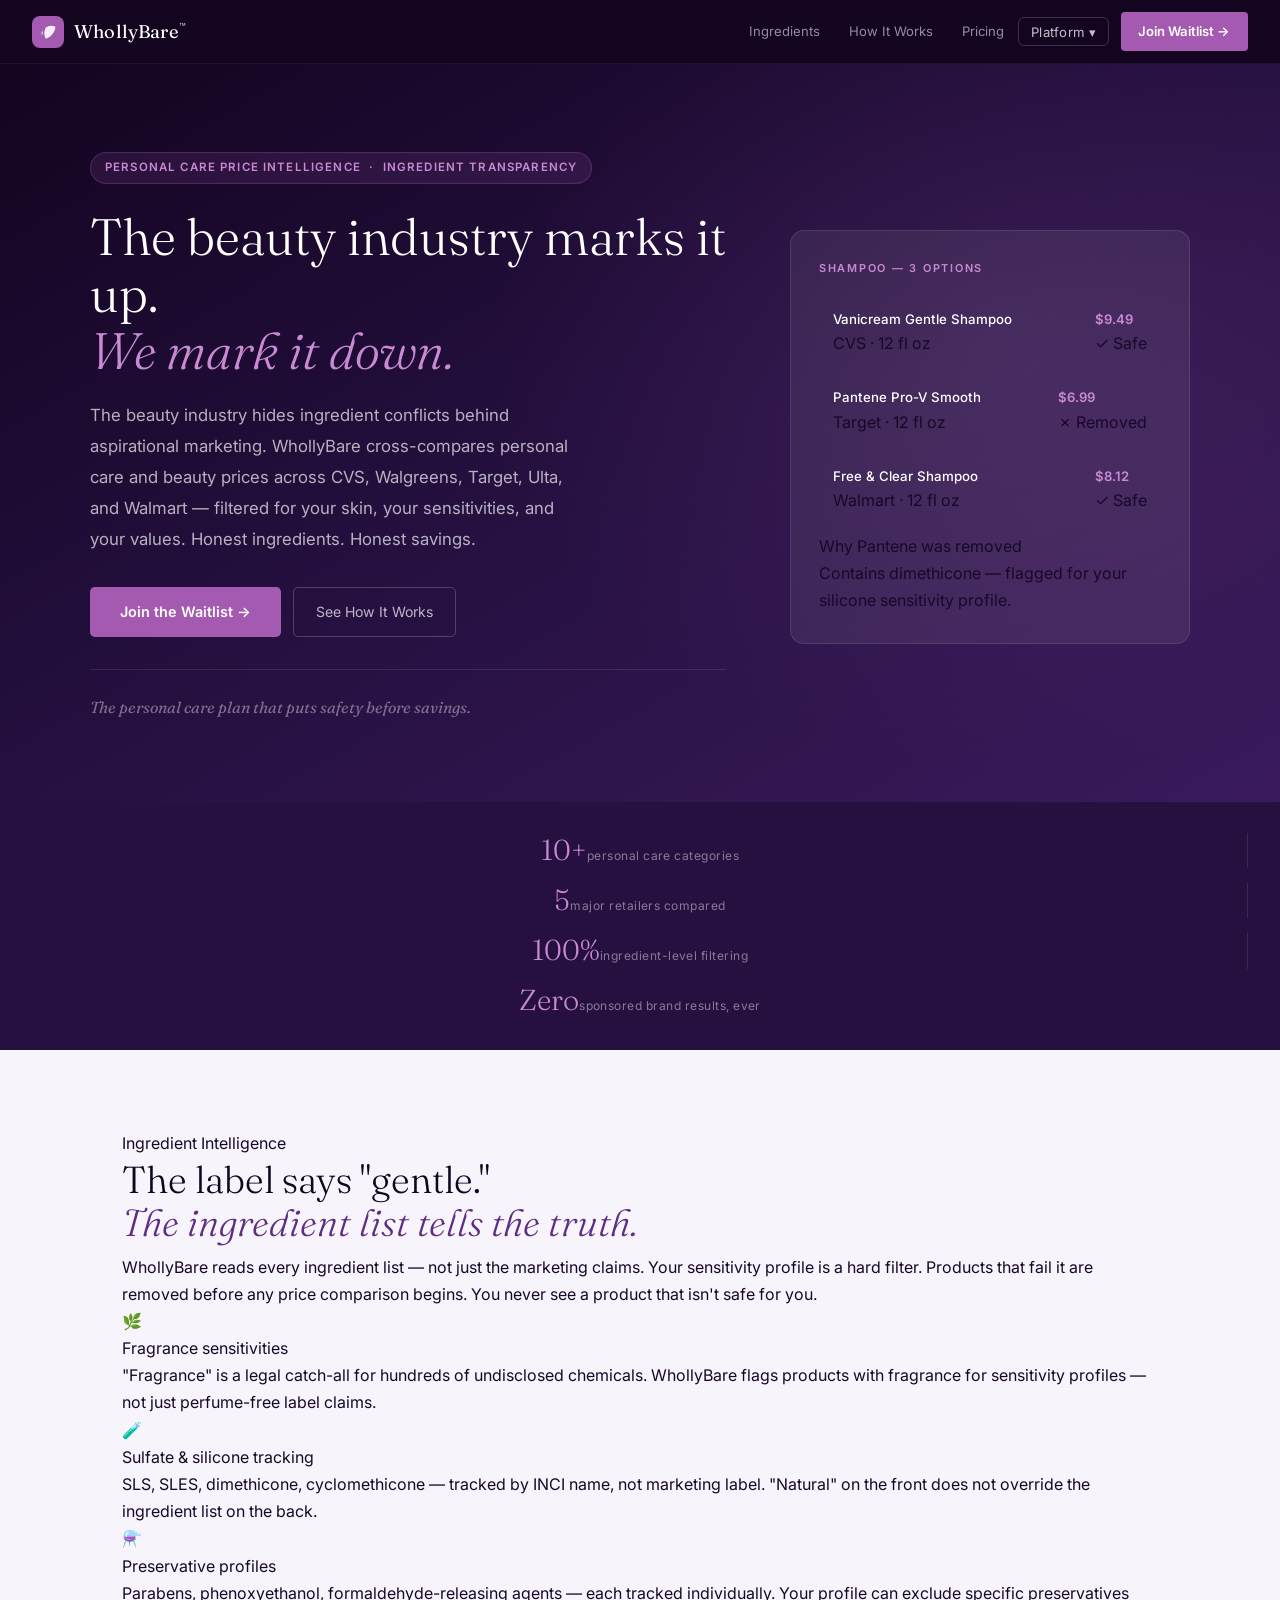
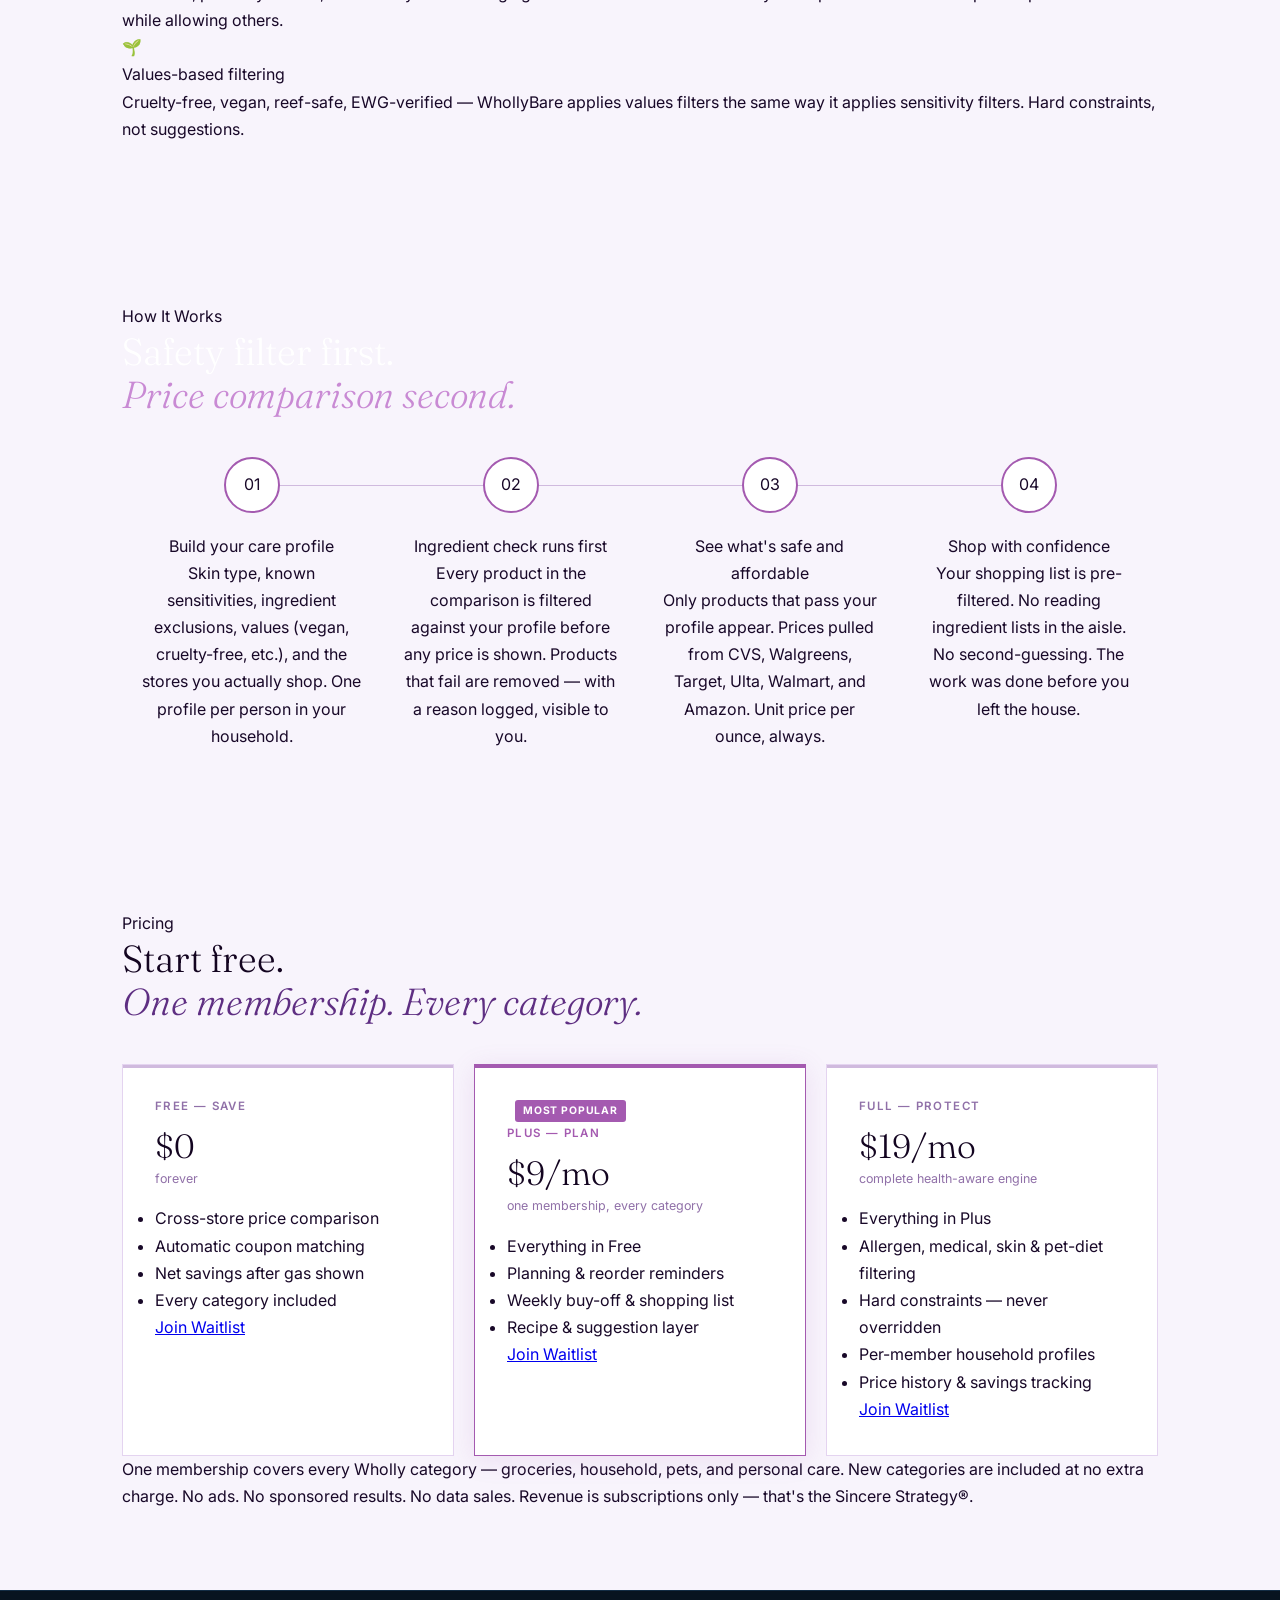
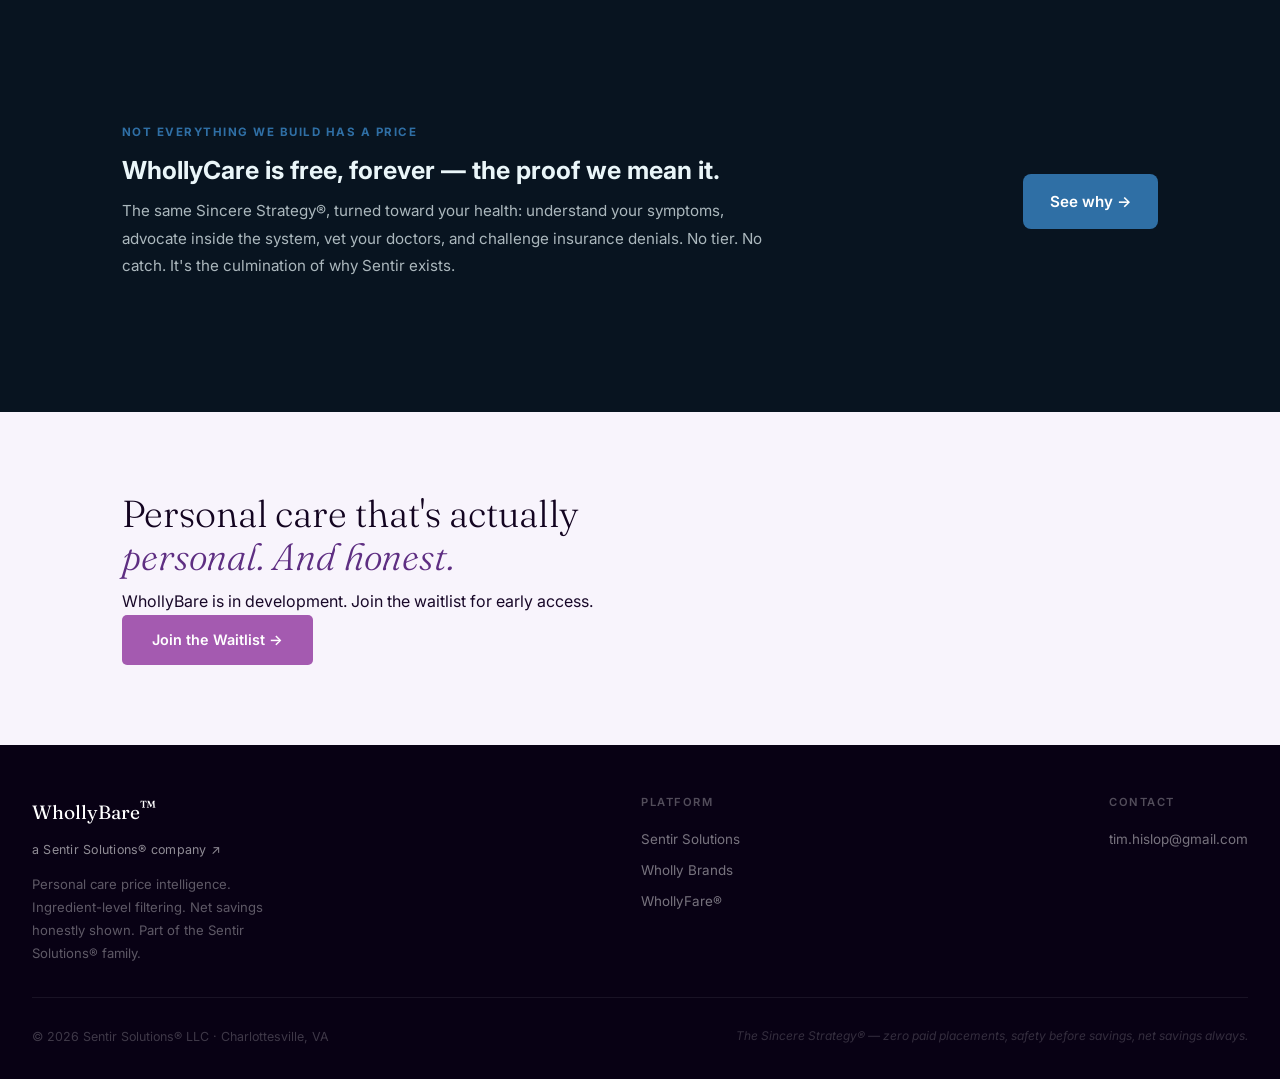
<file: whollybare/index.html>
<!DOCTYPE html>
<html lang="en">
<head>
  <meta charset="UTF-8" />
  <meta name="viewport" content="width=device-width, initial-scale=1.0" />
  <title>WhollyBare™ — Personal Care & Beauty, Honestly Priced</title>
  <meta name="description" content="WhollyBare cross-compares personal care and beauty prices across CVS, Walgreens, Ulta, and Target — filtered first by your ingredient preferences. Fragrance-free, cruelty-free, paraben-free. What you care about is a hard rule." />
  <link rel="preconnect" href="https://fonts.googleapis.com" />
  <link rel="preconnect" href="https://fonts.gstatic.com" crossorigin />
  <link href="https://fonts.googleapis.com/css2?family=Fraunces:ital,opsz,wght@0,9..144,300;0,9..144,400;0,9..144,600;1,9..144,300&family=Inter:wght@300;400;500;600&display=swap" rel="stylesheet" />
  <style>
    *, *::before, *::after { box-sizing: border-box; margin: 0; padding: 0; }
    :root {
      --dark:      #130420;
      --mid:       #251040;
      --rich:      #3A1A5C;
      --warm:      #5E2E82;
      --accent:    #A45AB0;
      --accent-lt: #C98AD4;
      --cta:       #8E44A8;
      --cta-lt:    #A45AB0;
      --bg:        #F8F4FC;
      --bg-alt:    #FFFFFF;
      --bg-soft:   #F1EAF8;
      --border:    #D0BADE;
      --border-lt: #E4D4F0;
      --text:      #180828;
      --muted:     #5A3E6A;
      --muted-lt:  #9070A8;
      --max:       1100px;
    }
    html { scroll-behavior: smooth; }
    body { font-family: 'Inter', sans-serif; background: var(--bg); color: var(--text); font-size: 16px; line-height: 1.7; -webkit-font-smoothing: antialiased; }

    /* ── NAV ── */
    nav { position: sticky; top: 0; z-index: 100; background: var(--dark); padding: 0 2rem; height: 64px; display: flex; align-items: center; justify-content: space-between; gap: 1rem; border-bottom: 1px solid rgba(255,255,255,0.06); }
    .nav-brand { display: flex; align-items: center; gap: 10px; text-decoration: none; }
    .nav-mark { width: 32px; height: 32px; border-radius: 8px; background: var(--accent); display: flex; align-items: center; justify-content: center; flex-shrink: 0; }
    .nav-mark svg { width: 18px; height: 18px; }
    .nav-wordmark { font-family: 'Fraunces', serif; font-weight: 400; font-size: 1.15rem; color: #FFFFFF; letter-spacing: 0.01em; }
    .nav-wordmark sup { font-size: 0.6em; font-family: 'Inter', sans-serif; opacity: 0.7; vertical-align: super; }
    .nav-links { display: flex; align-items: center; }
    .nav-link { font-size: 0.82rem; color: rgba(255,255,255,0.55); text-decoration: none; padding: 0.4rem 0.9rem; border-radius: 3px; transition: color 0.2s; white-space: nowrap; }
    .nav-link:hover { color: #FFFFFF; }
    .nav-waitlist { background: var(--accent); color: #FFFFFF; font-weight: 600; font-size: 0.82rem; padding: 0.5rem 1.1rem; border-radius: 4px; text-decoration: none; margin-left: 0.75rem; transition: background 0.2s; white-space: nowrap; }
    .nav-waitlist:hover { background: var(--cta-lt); }

    /* ── HERO ── */
    .hero { background: linear-gradient(150deg, var(--dark) 0%, var(--mid) 50%, var(--rich) 100%); padding: 5.5rem 2rem 5rem; position: relative; overflow: hidden; }
    .hero::after { content: ''; position: absolute; inset: 0; background: radial-gradient(ellipse 60% 80% at 80% 40%, rgba(164,90,176,0.15) 0%, transparent 70%); pointer-events: none; }
    .hero-inner { max-width: var(--max); margin: 0 auto; position: relative; z-index: 1; display: grid; grid-template-columns: 1fr 400px; gap: 4rem; align-items: center; }
    .hero-eyebrow { display: inline-flex; align-items: center; gap: 8px; background: rgba(164,90,176,0.15); border: 1px solid rgba(164,90,176,0.3); border-radius: 20px; padding: 5px 14px; margin-bottom: 1.5rem; }
    .hero-eyebrow span { font-size: 0.72rem; font-weight: 600; letter-spacing: 0.1em; text-transform: uppercase; color: var(--accent-lt); }
    .hero h1 { font-family: 'Fraunces', serif; font-weight: 300; font-size: clamp(2.1rem, 4vw, 3.2rem); color: #FFFFFF; line-height: 1.12; margin-bottom: 1.25rem; }
    .hero h1 em { font-style: italic; color: var(--accent-lt); }
    .hero-sub { font-size: 1.05rem; color: rgba(255,255,255,0.68); max-width: 480px; line-height: 1.85; margin-bottom: 2rem; }
    .hero-actions { display: flex; gap: 12px; flex-wrap: wrap; align-items: center; }
    .btn-cta { display: inline-block; background: var(--accent); color: #FFFFFF; text-decoration: none; font-size: 0.9rem; font-weight: 600; padding: 13px 30px; border-radius: 5px; transition: background 0.2s; }
    .btn-cta:hover { background: var(--cta-lt); }
    .btn-ghost { display: inline-block; background: transparent; color: rgba(255,255,255,0.7); border: 1px solid rgba(255,255,255,0.2); text-decoration: none; font-size: 0.88rem; padding: 12px 22px; border-radius: 5px; transition: all 0.2s; }
    .btn-ghost:hover { border-color: rgba(255,255,255,0.45); color: #FFFFFF; }
    .hero-tagline { margin-top: 2rem; padding-top: 1.5rem; border-top: 1px solid rgba(255,255,255,0.1); font-family: 'Fraunces', serif; font-style: italic; font-size: 1rem; color: rgba(255,255,255,0.4); }

    /* Hero card */
    .hero-card { background: rgba(255,255,255,0.07); border: 1px solid rgba(255,255,255,0.1); border-radius: 14px; padding: 1.75rem; }
    .hero-card-label { font-size: 0.68rem; font-weight: 600; letter-spacing: 0.16em; text-transform: uppercase; color: var(--accent-lt); margin-bottom: 1.25rem; }
    .filter-tag { display: inline-flex; align-items: center; gap: 5px; font-size: 0.76rem; font-weight: 500; padding: 4px 11px; border-radius: 14px; background: rgba(164,90,176,0.2); border: 1px solid rgba(164,90,176,0.3); color: var(--accent-lt); margin: 0 4px 6px 0; }
    .filter-tag.active { background: rgba(164,90,176,0.35); }
    .hc-divider { height: 1px; background: rgba(255,255,255,0.08); margin: 1.1rem 0; }
    .product-row { display: flex; align-items: center; justify-content: space-between; padding: 0.65rem 0.85rem; border-radius: 6px; margin-bottom: 0.5rem; }
    .product-row.pass { background: rgba(255,255,255,0.06); border: 1px solid rgba(255,255,255,0.07); }
    .product-row.out { background: rgba(200,50,150,0.06); border: 1px solid rgba(200,50,150,0.1); }
    .product-name { font-size: 0.83rem; color: #FFFFFF; font-weight: 500; }
    .product-row.out .product-name { color: rgba(255,255,255,0.4); text-decoration: line-through; }
    .product-price { font-size: 0.82rem; color: var(--accent-lt); font-weight: 600; }
    .product-row.out .product-price { display: none; }
    .product-reason { font-size: 0.7rem; color: rgba(200,80,150,0.8); }

    /* ── STAT BAR ── */
    .stat-bar { background: var(--mid); padding: 1.5rem 2rem; }
    .stat-bar-inner { max-width: var(--max); margin: 0 auto; display: flex; }
    .stat-item { flex: 1; text-align: center; padding: 0.5rem 1rem; position: relative; }
    .stat-item:not(:last-child)::after { content: ''; position: absolute; right: 0; top: 15%; bottom: 15%; width: 1px; background: rgba(255,255,255,0.1); }
    .stat-num { font-family: 'Fraunces', serif; font-size: 1.8rem; font-weight: 300; color: var(--accent-lt); line-height: 1.1; }
    .stat-label { font-size: 0.75rem; color: rgba(255,255,255,0.45); letter-spacing: 0.04em; margin-top: 0.2rem; }

    /* ── SECTIONS ── */
    .container { max-width: var(--max); margin: 0 auto; padding: 0 2rem; }
    section { padding: 5rem 2rem; }
    section.on-white { background: var(--bg-alt); }
    section.on-soft { background: var(--bg-soft); }
    section.on-dark { background: var(--dark); }

    .section-eyebrow { font-size: 0.72rem; font-weight: 600; letter-spacing: 0.18em; text-transform: uppercase; color: var(--accent); margin-bottom: 0.6rem; }
    .section-eyebrow.light { color: var(--accent-lt); }
    h2 { font-family: 'Fraunces', serif; font-weight: 300; font-size: clamp(1.65rem, 3vw, 2.35rem); color: var(--dark); line-height: 1.15; margin-bottom: 0.6rem; }
    h2 em { font-style: italic; color: var(--warm); }
    h2.light { color: #FFFFFF; }
    h2.light em { color: var(--accent-lt); }
    .rule { width: 44px; height: 2px; background: var(--accent); margin: 1rem 0 1.75rem; }
    .rule.light { background: var(--accent-lt); }
    .lead-text { font-size: 1rem; color: var(--muted); line-height: 1.9; max-width: 580px; margin-bottom: 2.5rem; }
    .lead-text.light { color: rgba(255,255,255,0.6); }

    /* ── FILTER CATEGORIES ── */
    .filter-grid { display: grid; grid-template-columns: repeat(3, 1fr); gap: 1.5rem; margin-top: 2.5rem; }
    .filter-card { background: var(--bg-alt); border: 1px solid var(--border-lt); padding: 2rem; position: relative; }
    .filter-card::before { content: ''; position: absolute; top: 0; left: 0; right: 0; height: 3px; }
    .filter-card.dark-top::before { background: var(--dark); }
    .filter-card.mid-top::before { background: var(--mid); }
    .filter-card.accent-top::before { background: var(--accent); }
    .filter-big-icon { font-size: 1.8rem; margin-bottom: 0.85rem; }
    .filter-card h3 { font-family: 'Fraunces', serif; font-size: 1.05rem; font-weight: 400; color: var(--dark); margin-bottom: 0.6rem; }
    .filter-card p { font-size: 0.875rem; color: var(--muted); line-height: 1.8; }
    .filter-tags-list { display: flex; flex-wrap: wrap; gap: 5px; margin-top: 1rem; }
    .filter-chip { font-size: 0.73rem; padding: 3px 9px; border-radius: 12px; background: var(--bg-soft); border: 1px solid var(--border-lt); color: var(--muted); }

    /* ── FEATURES ── */
    .feature-grid { display: grid; grid-template-columns: repeat(3, 1fr); gap: 1.5rem; margin-top: 2.5rem; }
    .feature-card { background: var(--bg-alt); border: 1px solid var(--border-lt); padding: 2rem; }
    .feature-icon { font-size: 1.5rem; margin-bottom: 0.85rem; }
    .feature-card h3 { font-family: 'Fraunces', serif; font-size: 1.02rem; font-weight: 400; color: var(--dark); margin-bottom: 0.45rem; line-height: 1.3; }
    .feature-card p { font-size: 0.875rem; color: var(--muted); line-height: 1.8; }

    /* ── HOW IT WORKS ── */
    .steps { display: grid; grid-template-columns: repeat(4, 1fr); gap: 0; margin-top: 2.5rem; position: relative; }
    .steps::before { content: ''; position: absolute; top: 28px; left: calc(12.5% + 12px); right: calc(12.5% + 12px); height: 1px; background: var(--border); z-index: 0; }
    .step { padding: 0 1.25rem; text-align: center; position: relative; z-index: 1; }
    .step-num { width: 56px; height: 56px; border-radius: 50%; background: var(--bg-alt); border: 2px solid var(--accent); display: flex; align-items: center; justify-content: center; margin: 0 auto 1.25rem; }
    .step-num span { font-family: 'Fraunces', serif; font-size: 1.2rem; font-weight: 300; color: var(--accent); }
    .step h4 { font-family: 'Fraunces', serif; font-weight: 400; font-size: 0.98rem; color: var(--dark); margin-bottom: 0.5rem; line-height: 1.3; }
    .step p { font-size: 0.83rem; color: var(--muted); line-height: 1.75; }

    /* ── PRICING ── */
    .pricing-grid { display: grid; grid-template-columns: repeat(3, 1fr); gap: 1.25rem; margin-top: 2.5rem; }
    .price-card { background: var(--bg-alt); border: 1px solid var(--border-lt); padding: 2rem; position: relative; }
    .price-card.featured { border-color: var(--accent); box-shadow: 0 4px 24px rgba(164,90,176,0.14); }
    .price-card::before { content: ''; position: absolute; top: 0; left: 0; right: 0; height: 3px; background: var(--border); }
    .price-card.featured::before { background: var(--accent); }
    .price-tier { font-size: 0.72rem; font-weight: 600; letter-spacing: 0.12em; text-transform: uppercase; color: var(--muted-lt); margin-bottom: 0.85rem; }
    .price-card.featured .price-tier { color: var(--accent); }
    .price-amount { font-family: 'Fraunces', serif; font-size: 2.1rem; font-weight: 300; color: var(--dark); line-height: 1; }
    .price-period { font-size: 0.78rem; color: var(--muted-lt); margin: 0.3rem 0 1rem; }
    .price-desc { font-size: 0.87rem; color: var(--muted); line-height: 1.75; padding-top: 1rem; border-top: 1px solid var(--border-lt); }
    .price-badge { display: inline-block; font-size: 0.65rem; font-weight: 700; letter-spacing: 0.08em; text-transform: uppercase; background: var(--accent); color: #FFFFFF; padding: 2px 8px; border-radius: 3px; margin-left: 0.5rem; vertical-align: middle; }

    /* ── SINCERE ── */
    .sincere-grid { display: grid; grid-template-columns: 1fr 1fr; gap: 1px; background: rgba(255,255,255,0.06); margin-top: 2.5rem; }
    .sincere-item { padding: 2rem; background: rgba(255,255,255,0.03); }
    .sincere-icon { font-size: 1.25rem; margin-bottom: 0.75rem; }
    .sincere-item h4 { font-size: 0.92rem; font-weight: 600; color: #FFFFFF; margin-bottom: 0.4rem; }
    .sincere-item p { font-size: 0.84rem; color: rgba(255,255,255,0.55); line-height: 1.75; }

    /* ── WAITLIST ── */
    .waitlist-box { max-width: 620px; margin: 0 auto; text-align: center; }
    .waitlist-box p { font-size: 0.97rem; color: var(--muted); max-width: 440px; margin: 0 auto 2rem; line-height: 1.85; }

    /* ── FOOTER ── */
    footer { background: #080114; padding: 3rem 2rem 2rem; }
    .footer-inner { max-width: var(--max); margin: 0 auto; }
    .footer-top { display: flex; gap: 3rem; justify-content: space-between; padding-bottom: 2rem; border-bottom: 1px solid rgba(255,255,255,0.07); margin-bottom: 1.75rem; }
    .footer-brand .footer-wordmark { font-family: 'Fraunces', serif; font-weight: 400; font-size: 1.2rem; color: #FFFFFF; margin-bottom: 0.6rem; }
    .footer-brand p { font-size: 0.82rem; color: rgba(255,255,255,0.35); line-height: 1.75; max-width: 240px; }
    .footer-col h5 { font-size: 0.7rem; font-weight: 600; letter-spacing: 0.14em; text-transform: uppercase; color: rgba(255,255,255,0.3); margin-bottom: 1rem; }
    .footer-col a { display: block; font-size: 0.84rem; color: rgba(255,255,255,0.45); text-decoration: none; margin-bottom: 0.5rem; transition: color 0.2s; }
    .footer-col a:hover { color: var(--accent-lt); }
    .footer-bottom { display: flex; justify-content: space-between; align-items: center; }
    .footer-copy { font-size: 0.78rem; color: rgba(255,255,255,0.22); }
    .footer-sincere { font-size: 0.75rem; color: rgba(255,255,255,0.18); font-style: italic; }

    .fade-in { opacity: 0; transform: translateY(16px); transition: opacity 0.5s ease, transform 0.5s ease; }
    .fade-in.visible { opacity: 1; transform: none; }

    @media (max-width: 960px) {
      .hero-inner { grid-template-columns: 1fr; }
      .hero-card { display: none; }
      .filter-grid, .feature-grid { grid-template-columns: 1fr 1fr; }
      .steps { grid-template-columns: 1fr 1fr; gap: 2rem; }
      .steps::before { display: none; }
      .pricing-grid { grid-template-columns: 1fr 1fr; }
      .sincere-grid { grid-template-columns: 1fr; }
      .footer-top { flex-direction: column; gap: 2rem; }
      .footer-bottom { flex-direction: column; gap: 0.5rem; text-align: center; }
    }
    @media (max-width: 640px) {
      .filter-grid, .feature-grid, .pricing-grid { grid-template-columns: 1fr; }
      .steps { grid-template-columns: 1fr; }
      nav { padding: 0 1rem; }
      .nav-links .nav-link { display: none; }
      .nav-links .nav-waitlist { display: flex; }
    }

    /* ── PLATFORM DROPDOWN ── */
    .nav-dropdown { position: relative; }
    .nav-dropdown-trigger {
      background: none; border: 1px solid rgba(255,255,255,0.18);
      color: rgba(255,255,255,0.75); font-size: 0.82rem; font-family: inherit;
      cursor: pointer; padding: 0.35rem 0.75rem; border-radius: 6px;
      transition: background 0.2s, color 0.2s; letter-spacing: 0.02em;
    }
    .nav-dropdown-trigger:hover { background: rgba(255,255,255,0.1); color: white; }
    .nav-dropdown-menu {
      display: none; position: absolute; top: calc(100% + 10px); right: 0;
      background: #0e0e1a; border: 1px solid rgba(255,255,255,0.12);
      border-radius: 10px; padding: 0.5rem; min-width: 210px;
      z-index: 200; box-shadow: 0 12px 40px rgba(0,0,0,0.5);
    }
    .nav-dropdown.open .nav-dropdown-menu { display: block; }
    .nav-dropdown-menu a {
      display: block; padding: 0.5rem 0.85rem; color: rgba(255,255,255,0.7);
      text-decoration: none; font-size: 0.83rem; border-radius: 6px;
      transition: background 0.15s, color 0.15s;
    }
    .nav-dropdown-menu a:hover { background: rgba(255,255,255,0.08); color: white; }
    .nav-dropdown-menu a.current-brand {
      color: white; font-weight: 600;
      background: rgba(255,255,255,0.07); cursor: default; pointer-events: none;
    }
    .dropdown-group-label {
      font-size: 0.68rem; font-weight: 600; letter-spacing: 0.1em;
      text-transform: uppercase; color: rgba(255,255,255,0.28);
      padding: 0.6rem 0.85rem 0.25rem;
    }
    .dropdown-divider { border-top: 1px solid rgba(255,255,255,0.08); margin: 0.4rem 0; }
  </style>
</head>
<body>

<!-- NAV -->
<nav>
  <a class="nav-brand" href="#">
    <div class="nav-mark">
      <svg viewBox="0 0 48 48" fill="none" xmlns="http://www.w3.org/2000/svg">
        <path d="M18 42 Q10 28 18 12 Q30 4 44 10 Q42 26 30 36 Q24 40 18 42Z" fill="white" opacity="0.9"/>
        <path d="M8 34 Q4 26 9 19 Q13 26 8 34Z" fill="white" opacity="0.6"/>
      </svg>
    </div>
    <span class="nav-wordmark">WhollyBare<sup>™</sup></span>
  </a>
  <div class="nav-links">
    <a href="#ingredients" class="nav-link">Ingredients</a>
    <a href="#how-it-works" class="nav-link">How It Works</a>
    <a href="#pricing" class="nav-link">Pricing</a>
    <div class="nav-dropdown">
      <button class="nav-dropdown-trigger">Platform ▾</button>
      <div class="nav-dropdown-menu">
        <div class="dropdown-group-label">Sentir Solutions</div>
        <a href="https://sentirsolutions.github.io/sentir-solutions-site/">Sentir Solutions® — Home</a>
        <div class="dropdown-divider"></div>
        <div class="dropdown-group-label">Wholly Brands</div>
        <a href="https://whollyfare-website-whlrpy4dnreymq3gbjjkup.streamlit.app/" target="_blank" rel="noopener">WhollyFare® ↗</a>
      <a href="https://sentirsolutions.github.io/sentir-solutions-site/whollyware/">WhollyWare™</a>
      <a href="https://sentirsolutions.github.io/sentir-solutions-site/whollypaws/">WhollyPaws™</a>
      <a href="https://sentirsolutions.github.io/sentir-solutions-site/whollycare/" class="current-brand">WhollyBare™ ← you are here</a>
      </div>
    </div>
    <a href="mailto:tim.hislop@gmail.com?subject=WhollyBare%20Waitlist" class="nav-waitlist">Join Waitlist →</a>
  </div>
</nav>

<!-- HERO -->
<section class="hero">
  <div class="hero-inner">
    <div>
      <div class="hero-eyebrow">
        <span>Personal care price intelligence &nbsp;·&nbsp; Ingredient transparency</span>
      </div>
      <h1>The beauty industry marks it up.<br /><em>We mark it down.</em></h1>
      <p class="hero-sub">The beauty industry hides ingredient conflicts behind aspirational marketing. WhollyBare cross-compares personal care and beauty prices across CVS, Walgreens, Target, Ulta, and Walmart — filtered for your skin, your sensitivities, and your values. Honest ingredients. Honest savings.</p>
      <div class="hero-actions">
        <a href="mailto:tim.hislop@gmail.com?subject=WhollyBare%20Waitlist" class="btn-cta">Join the Waitlist →</a>
        <a href="#how-it-works" class="btn-ghost">See How It Works</a>
      </div>
      <p class="hero-tagline">The personal care plan that puts safety before savings.</p>
    </div>

    <div class="hero-card">
      <div class="hero-card-label">Shampoo — 3 options</div>
      <div class="product-row best">
        <div class="product-left">
          <div class="product-name">Vanicream Gentle Shampoo</div>
          <div class="product-store">CVS · 12 fl oz</div>
        </div>
        <div class="product-right">
          <div class="product-price">$9.49</div>
          <div class="product-badge safe">✓ Safe</div>
        </div>
      </div>
      <div class="product-row">
        <div class="product-left">
          <div class="product-name">Pantene Pro-V Smooth</div>
          <div class="product-store">Target · 12 fl oz</div>
        </div>
        <div class="product-right">
          <div class="product-price">$6.99</div>
          <div class="product-badge removed">✗ Removed</div>
        </div>
      </div>
      <div class="product-row">
        <div class="product-left">
          <div class="product-name">Free &amp; Clear Shampoo</div>
          <div class="product-store">Walmart · 12 fl oz</div>
        </div>
        <div class="product-right">
          <div class="product-price">$8.12</div>
          <div class="product-badge safe">✓ Safe</div>
        </div>
      </div>
      <div class="hero-card-why">
        <div class="why-label">Why Pantene was removed</div>
        <div class="why-text">Contains dimethicone — flagged for your silicone sensitivity profile.</div>
      </div>
    </div>
  </div>
</section>

<!-- STAT BAR -->
<div class="stat-bar">
  <div class="stat-item"><span class="stat-num">10+</span><span class="stat-label">personal care categories</span></div>
  <div class="stat-item"><span class="stat-num">5</span><span class="stat-label">major retailers compared</span></div>
  <div class="stat-item"><span class="stat-num">100%</span><span class="stat-label">ingredient-level filtering</span></div>
  <div class="stat-item"><span class="stat-num">Zero</span><span class="stat-label">sponsored brand results, ever</span></div>
</div>

<!-- INGREDIENT TRANSPARENCY -->
<section id="ingredients" class="ingredients-section">
  <div class="container">
    <p class="section-label fade-in">Ingredient Intelligence</p>
    <h2 class="fade-in">The label says "gentle."<br /><em>The ingredient list tells the truth.</em></h2>
    <div class="divider fade-in"></div>
    <p class="lead fade-in">WhollyBare reads every ingredient list — not just the marketing claims. Your sensitivity profile is a hard filter. Products that fail it are removed before any price comparison begins. You never see a product that isn't safe for you.</p>
    <div class="ingredient-grid fade-in">
      <div class="ingredient-card">
        <div class="ingredient-icon">🌿</div>
        <div class="ingredient-title">Fragrance sensitivities</div>
        <div class="ingredient-body">"Fragrance" is a legal catch-all for hundreds of undisclosed chemicals. WhollyBare flags products with fragrance for sensitivity profiles — not just perfume-free label claims.</div>
      </div>
      <div class="ingredient-card">
        <div class="ingredient-icon">🧪</div>
        <div class="ingredient-title">Sulfate & silicone tracking</div>
        <div class="ingredient-body">SLS, SLES, dimethicone, cyclomethicone — tracked by INCI name, not marketing label. "Natural" on the front does not override the ingredient list on the back.</div>
      </div>
      <div class="ingredient-card">
        <div class="ingredient-icon">⚗️</div>
        <div class="ingredient-title">Preservative profiles</div>
        <div class="ingredient-body">Parabens, phenoxyethanol, formaldehyde-releasing agents — each tracked individually. Your profile can exclude specific preservatives while allowing others.</div>
      </div>
      <div class="ingredient-card">
        <div class="ingredient-icon">🌱</div>
        <div class="ingredient-title">Values-based filtering</div>
        <div class="ingredient-body">Cruelty-free, vegan, reef-safe, EWG-verified — WhollyBare applies values filters the same way it applies sensitivity filters. Hard constraints, not suggestions.</div>
      </div>
    </div>
  </div>
</section>

<!-- HOW IT WORKS -->
<section id="how-it-works" class="steps-section dark">
  <div class="container">
    <p class="section-label light fade-in">How It Works</p>
    <h2 class="light fade-in">Safety filter first.<br /><em>Price comparison second.</em></h2>
    <div class="divider fade-in"></div>
    <div class="steps fade-in">
      <div class="step">
        <div class="step-num">01</div>
        <div class="step-title">Build your care profile</div>
        <div class="step-body">Skin type, known sensitivities, ingredient exclusions, values (vegan, cruelty-free, etc.), and the stores you actually shop. One profile per person in your household.</div>
      </div>
      <div class="step">
        <div class="step-num">02</div>
        <div class="step-title">Ingredient check runs first</div>
        <div class="step-body">Every product in the comparison is filtered against your profile before any price is shown. Products that fail are removed — with a reason logged, visible to you.</div>
      </div>
      <div class="step">
        <div class="step-num">03</div>
        <div class="step-title">See what's safe and affordable</div>
        <div class="step-body">Only products that pass your profile appear. Prices pulled from CVS, Walgreens, Target, Ulta, Walmart, and Amazon. Unit price per ounce, always.</div>
      </div>
      <div class="step">
        <div class="step-num">04</div>
        <div class="step-title">Shop with confidence</div>
        <div class="step-body">Your shopping list is pre-filtered. No reading ingredient lists in the aisle. No second-guessing. The work was done before you left the house.</div>
      </div>
    </div>
  </div>
</section>

<!-- PRICING -->
<section id="pricing" class="pricing-section">
  <div class="container">
    <p class="section-label fade-in">Pricing</p>
    <h2 class="fade-in">Start free.<br /><em>One membership. Every category.</em></h2>
    <div class="divider fade-in"></div>
    <div class="pricing-grid fade-in">

      <div class="price-card">
        <div class="price-tier">Free &mdash; Save</div>
        <div class="price-amount">$0</div>
        <div class="price-period">forever</div>
        <ul class="price-features">
          <li>Cross-store price comparison</li>
          <li>Automatic coupon matching</li>
          <li>Net savings after gas shown</li>
          <li>Every category included</li>
        </ul>
        <a href="mailto:tim.hislop@gmail.com?subject=WhollyBare%20Waitlist" class="price-cta price-cta-ghost">Join Waitlist</a>
      </div>

      <div class="price-card featured">
        <div class="price-badge">Most Popular</div>
        <div class="price-tier">Plus &mdash; Plan</div>
        <div class="price-amount">$9<span>/mo</span></div>
        <div class="price-period">one membership, every category</div>
        <ul class="price-features">
          <li>Everything in Free</li>
          <li>Planning &amp; reorder reminders</li>
          <li>Weekly buy-off &amp; shopping list</li>
          <li>Recipe &amp; suggestion layer</li>
        </ul>
        <a href="mailto:tim.hislop@gmail.com?subject=WhollyBare%20Waitlist" class="price-cta">Join Waitlist</a>
      </div>

      <div class="price-card">
        <div class="price-tier">Full &mdash; Protect</div>
        <div class="price-amount">$19<span>/mo</span></div>
        <div class="price-period">complete health-aware engine</div>
        <ul class="price-features">
          <li>Everything in Plus</li>
          <li>Allergen, medical, skin &amp; pet-diet filtering</li>
          <li>Hard constraints &mdash; never overridden</li>
          <li>Per-member household profiles</li>
          <li>Price history &amp; savings tracking</li>
        </ul>
        <a href="mailto:tim.hislop@gmail.com?subject=WhollyBare%20Waitlist" class="price-cta price-cta-ghost">Join Waitlist</a>
      </div>

    </div>
    <p class="pricing-note">One membership covers every Wholly category &mdash; groceries, household, pets, and personal care. New categories are included at no extra charge. No ads. No sponsored results. No data sales. Revenue is subscriptions only &mdash; that's the Sincere Strategy&reg;.</p>
  </div>
</section>

<!-- WHOLLYCARE FREE STRIP (stands apart from the paid tiers) -->
<section style="background:#081420;border-top:1px solid rgba(47,111,165,0.28);">
  <div style="max-width:var(--max);margin:0 auto;padding:3.25rem 2rem;display:flex;flex-wrap:wrap;gap:1.75rem;align-items:center;justify-content:space-between;">
    <div style="flex:1;min-width:300px;">
      <div style="font-size:0.72rem;font-weight:700;letter-spacing:0.13em;text-transform:uppercase;color:#2F6FA5;margin-bottom:0.7rem;">Not everything we build has a price</div>
      <h3 style="font-size:1.55rem;color:#EAF6F9;margin:0 0 0.7rem;font-weight:700;line-height:1.3;">WhollyCare is free, forever &mdash; the proof we mean it.</h3>
      <p style="font-size:0.95rem;color:rgba(234,246,249,0.72);line-height:1.8;max-width:640px;margin:0;">The same Sincere Strategy&reg;, turned toward your health: understand your symptoms, advocate inside the system, vet your doctors, and challenge insurance denials. No tier. No catch. It's the culmination of why Sentir exists.</p>
    </div>
    <a href="../whollycare/" target="_blank" rel="noopener" style="flex-shrink:0;background:#2F6FA5;color:#fff;font-weight:600;font-size:0.95rem;padding:0.9rem 1.7rem;border-radius:8px;text-decoration:none;white-space:nowrap;">See why &rarr;</a>
  </div>
</section>


<!-- CTA -->
<section class="cta-section">
  <div class="container">
    <h2 class="fade-in">Personal care that's actually<br /><em>personal. And honest.</em></h2>
    <p class="cta-sub fade-in">WhollyBare is in development. Join the waitlist for early access.</p>
    <a href="mailto:tim.hislop@gmail.com?subject=WhollyBare%20Waitlist" class="btn-cta fade-in">Join the Waitlist →</a>
  </div>
</section>

<!-- FOOTER -->
<footer>
  <div class="footer-top">
    <div class="footer-brand">
      <div class="footer-wordmark">WhollyBare<sup>™</sup></div>
      <a href="../" style="display:block;font-size:0.78rem;color:rgba(255,255,255,0.55);text-decoration:none;margin-bottom:0.8rem;letter-spacing:0.02em;">a Sentir Solutions® company ↗</a>
      <p>Personal care price intelligence. Ingredient-level filtering. Net savings honestly shown. Part of the Sentir Solutions® family.</p>
    </div>
    <div class="footer-col">
      <h5>Platform</h5>
      <a href="https://sentirsolutions.github.io/sentir-solutions-site/" target="_blank" rel="noopener">Sentir Solutions</a>
      <a href="https://sentirsolutions.github.io/sentir-solutions-site/brands.html" target="_blank" rel="noopener">Wholly Brands</a>
      <a href="https://sentirsolutions.github.io/whollyfare-website/" target="_blank" rel="noopener">WhollyFare®</a>
    </div>
    <div class="footer-col">
      <h5>Contact</h5>
      <a href="mailto:tim.hislop@gmail.com">tim.hislop@gmail.com</a>
    </div>
  </div>
  <div class="footer-bottom">
    <div class="footer-copy">© 2026 Sentir Solutions® LLC · Charlottesville, VA</div>
    <div class="footer-sincere">The Sincere Strategy® — zero paid placements, safety before savings, net savings always.</div>
  </div>
</footer>

<script>
  const obs = new IntersectionObserver((entries) => {
    entries.forEach(e => { if (e.isIntersecting) { e.target.classList.add('visible'); obs.unobserve(e.target); } });
  }, { threshold: 0.1 });
  document.querySelectorAll('.fade-in').forEach(el => obs.observe(el));
</script>

  <script>
    // Platform dropdown toggle
    const trigger = document.querySelector('.nav-dropdown-trigger');
    const dropdown = document.querySelector('.nav-dropdown');
    if (trigger && dropdown) {
      trigger.addEventListener('click', function(e) {
        e.stopPropagation();
        dropdown.classList.toggle('open');
      });
      document.addEventListener('click', function() {
        dropdown.classList.remove('open');
      });
    }
  </script>
</body>
</html>
</file>
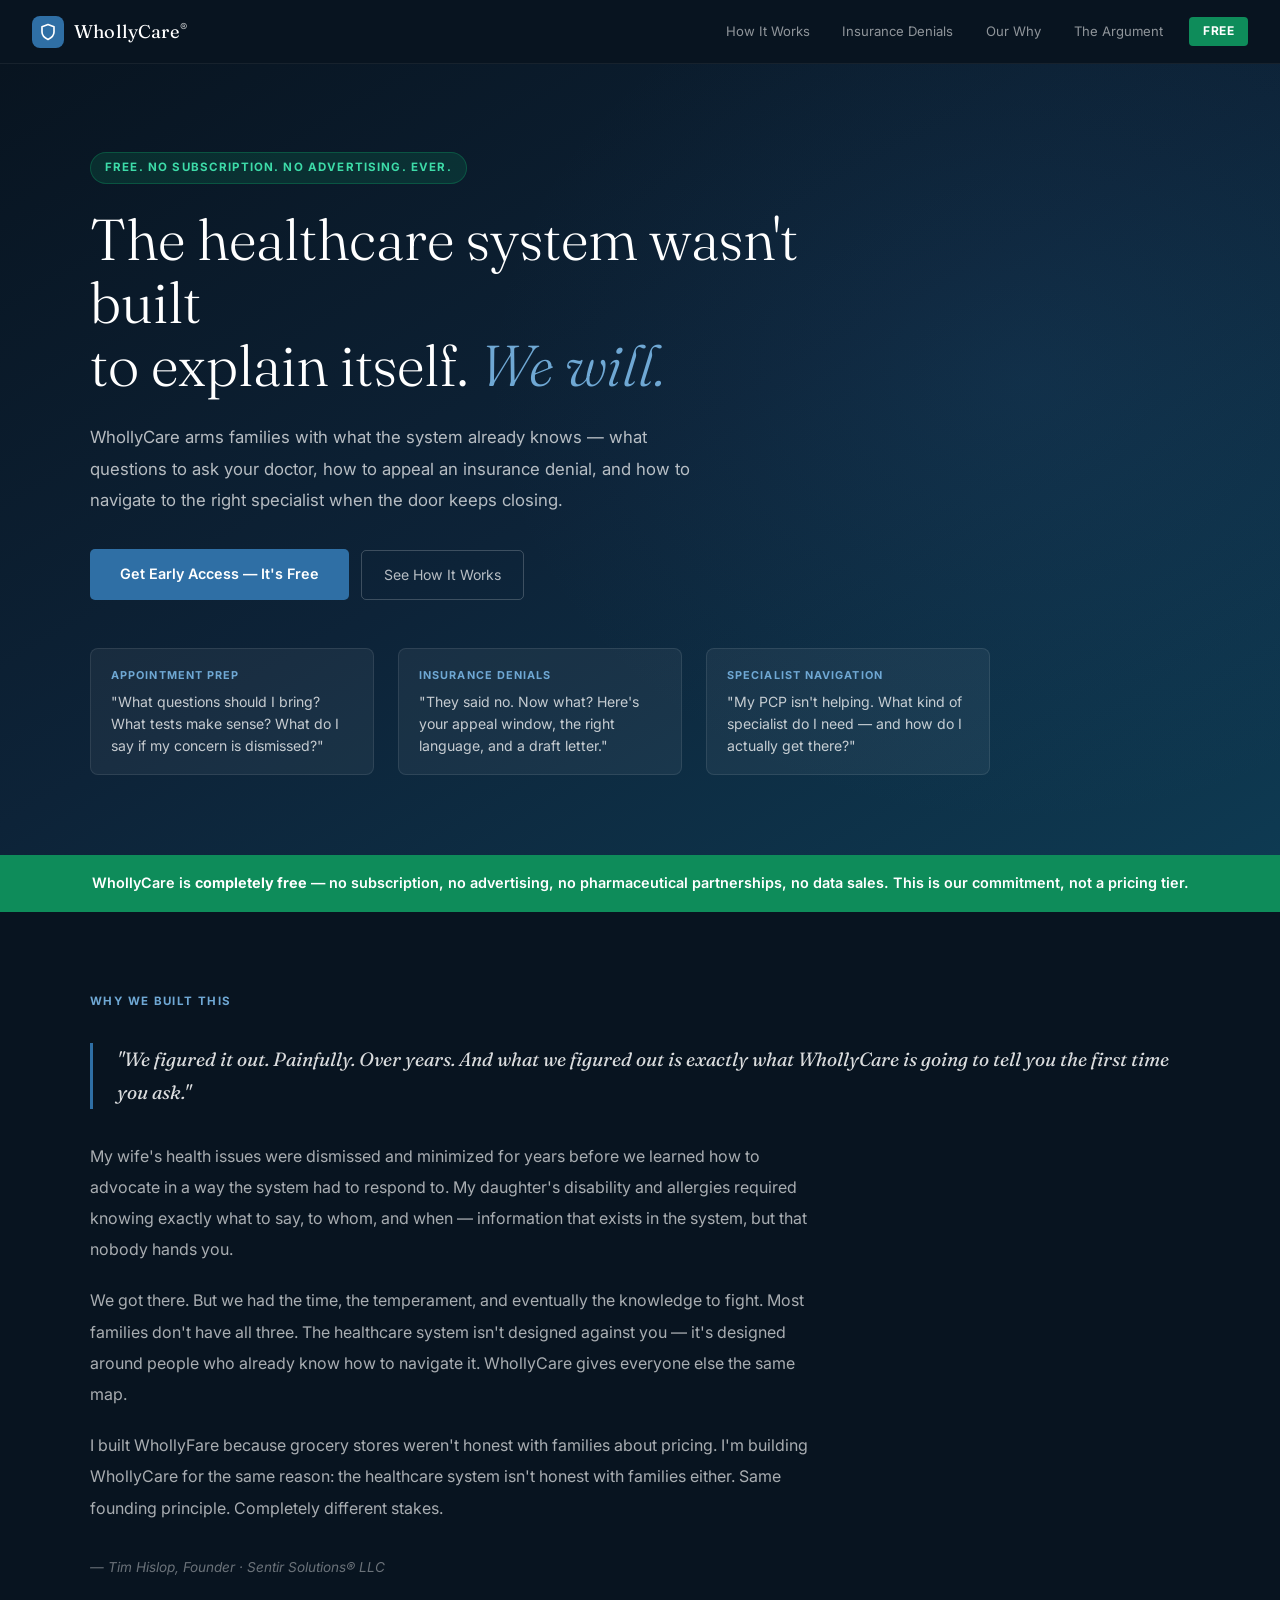
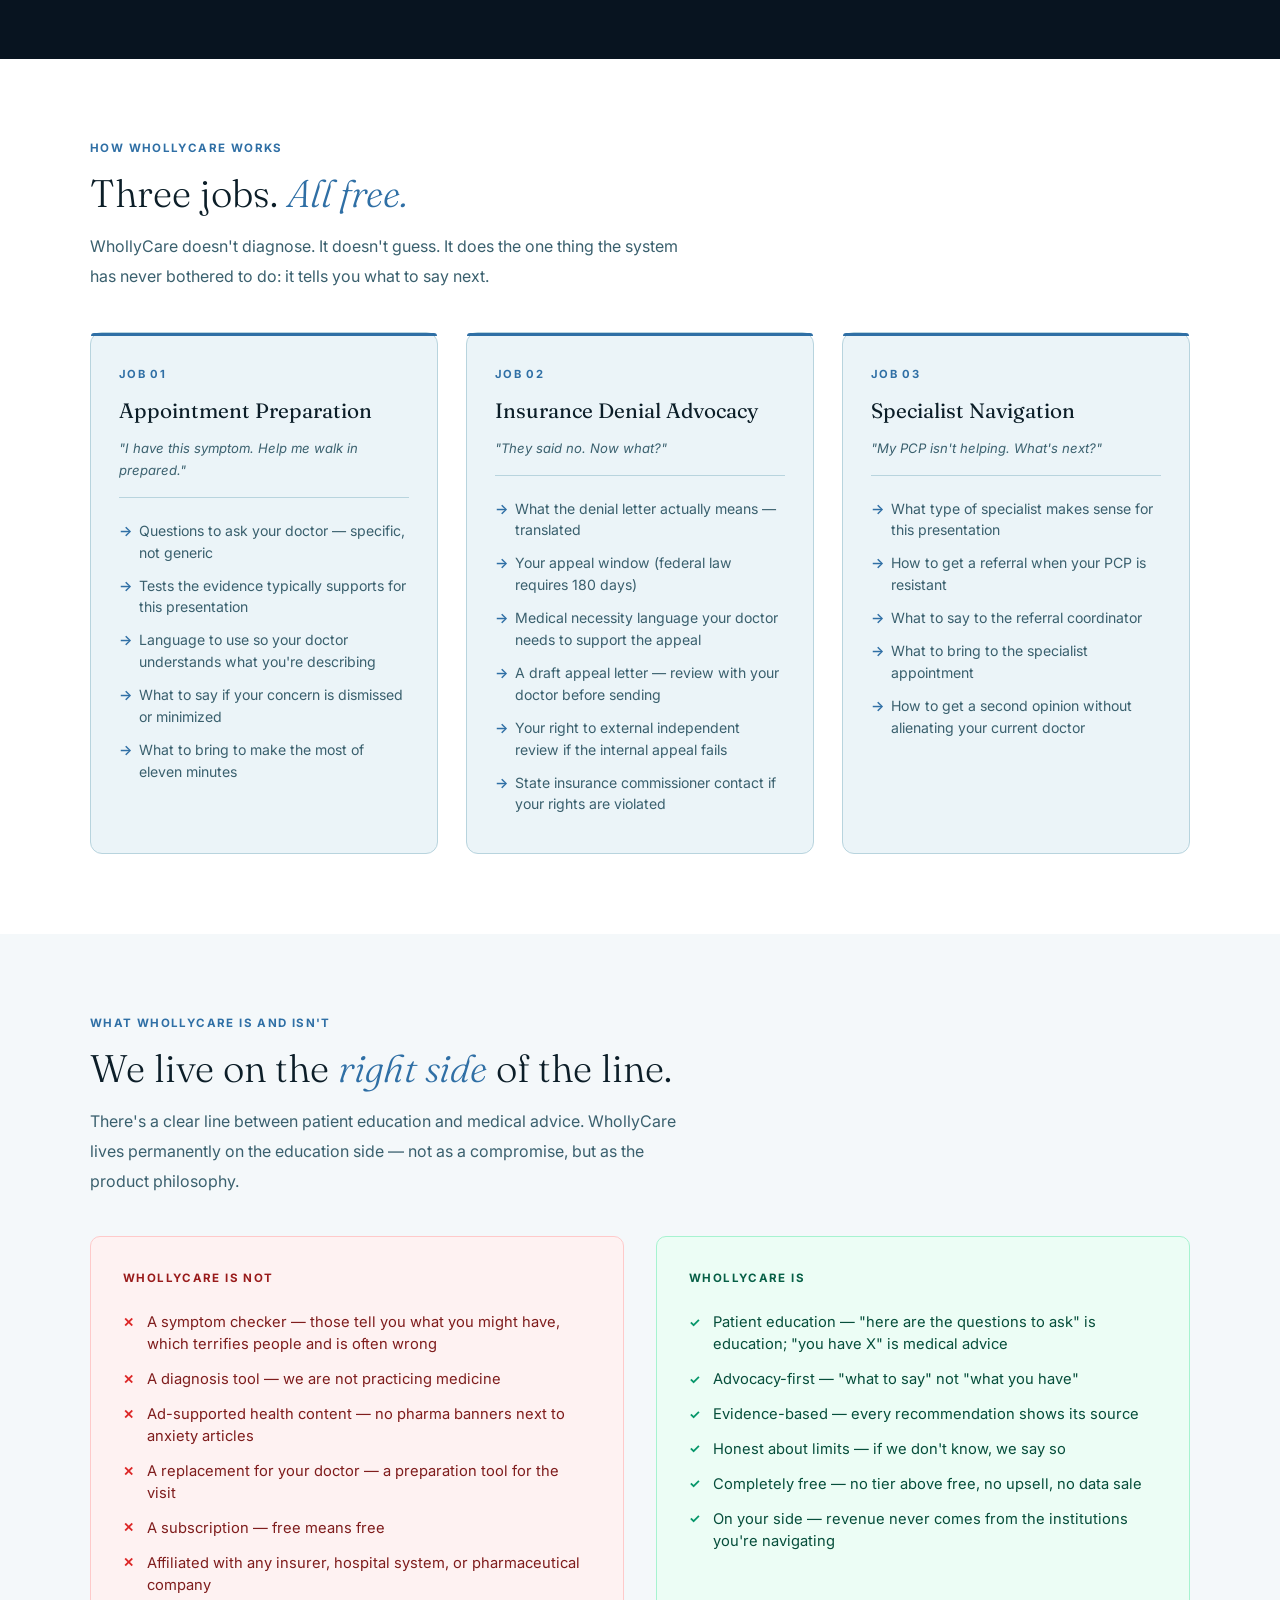
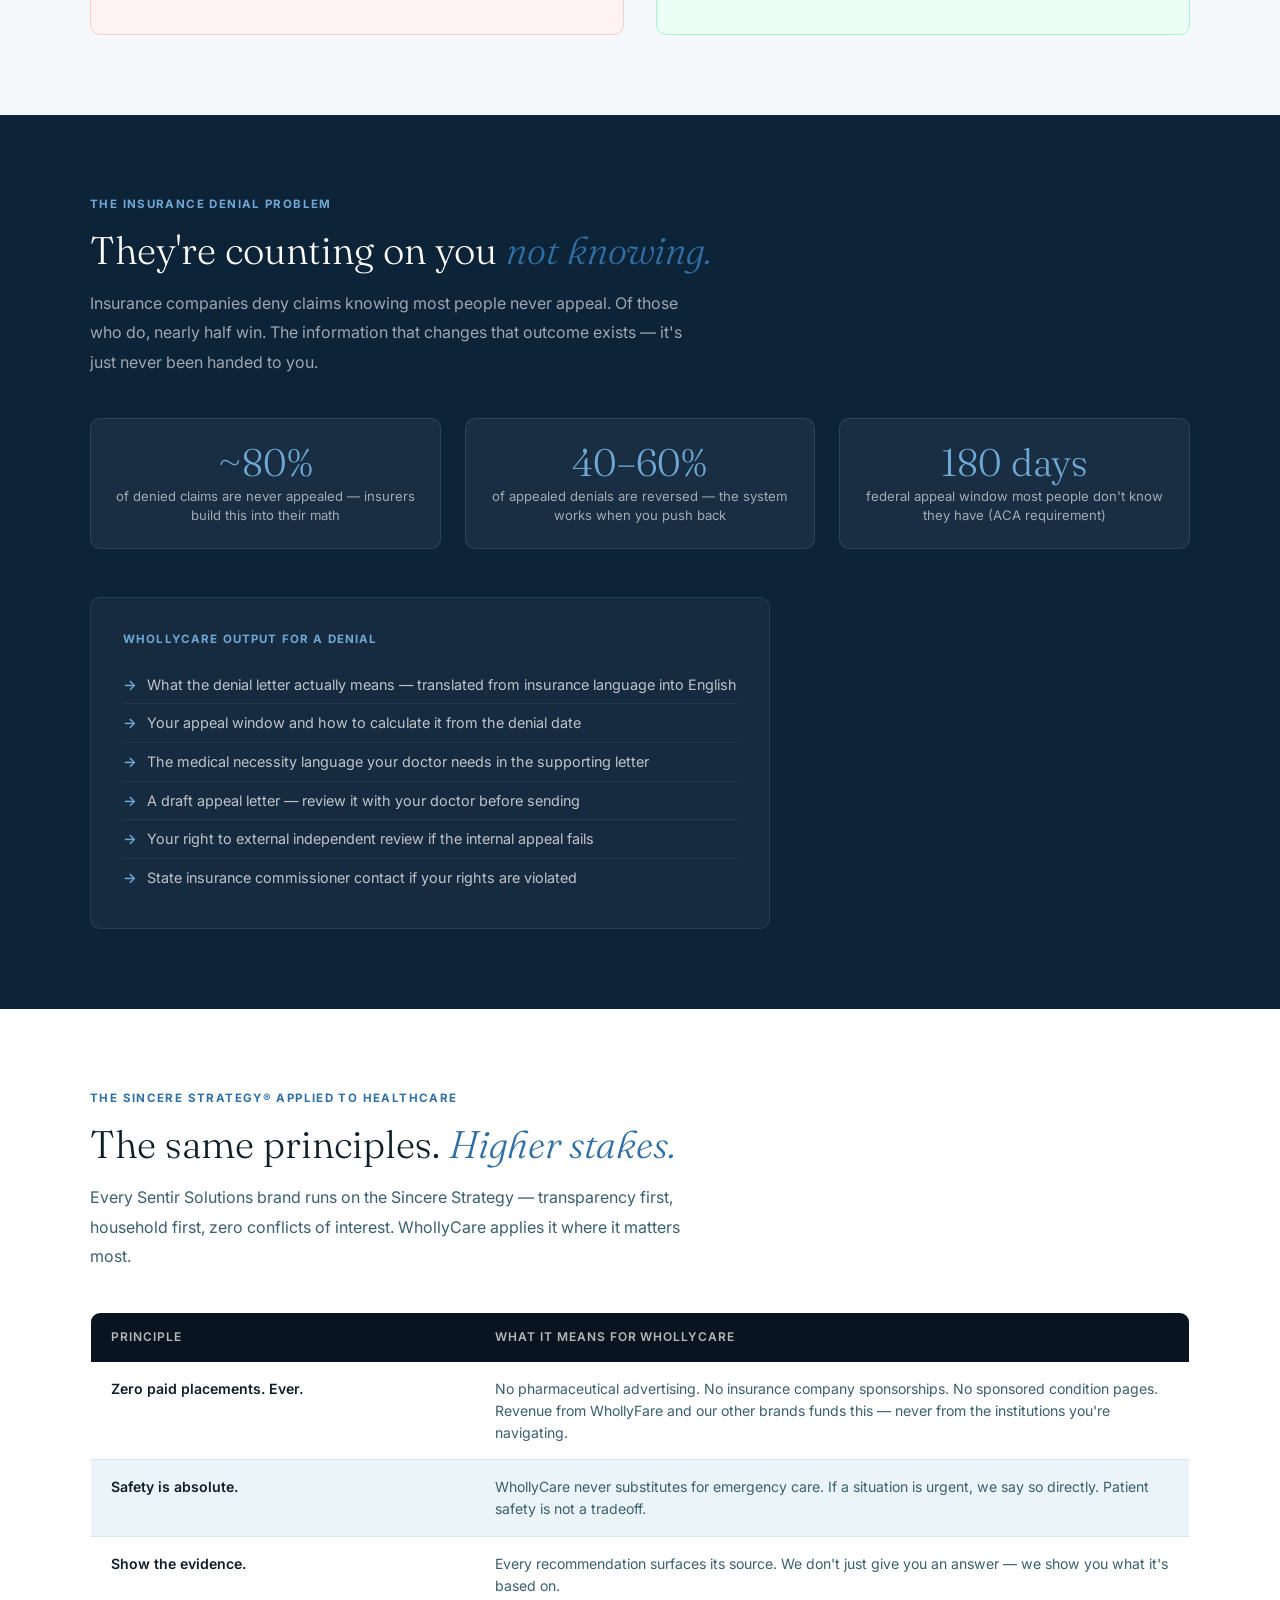
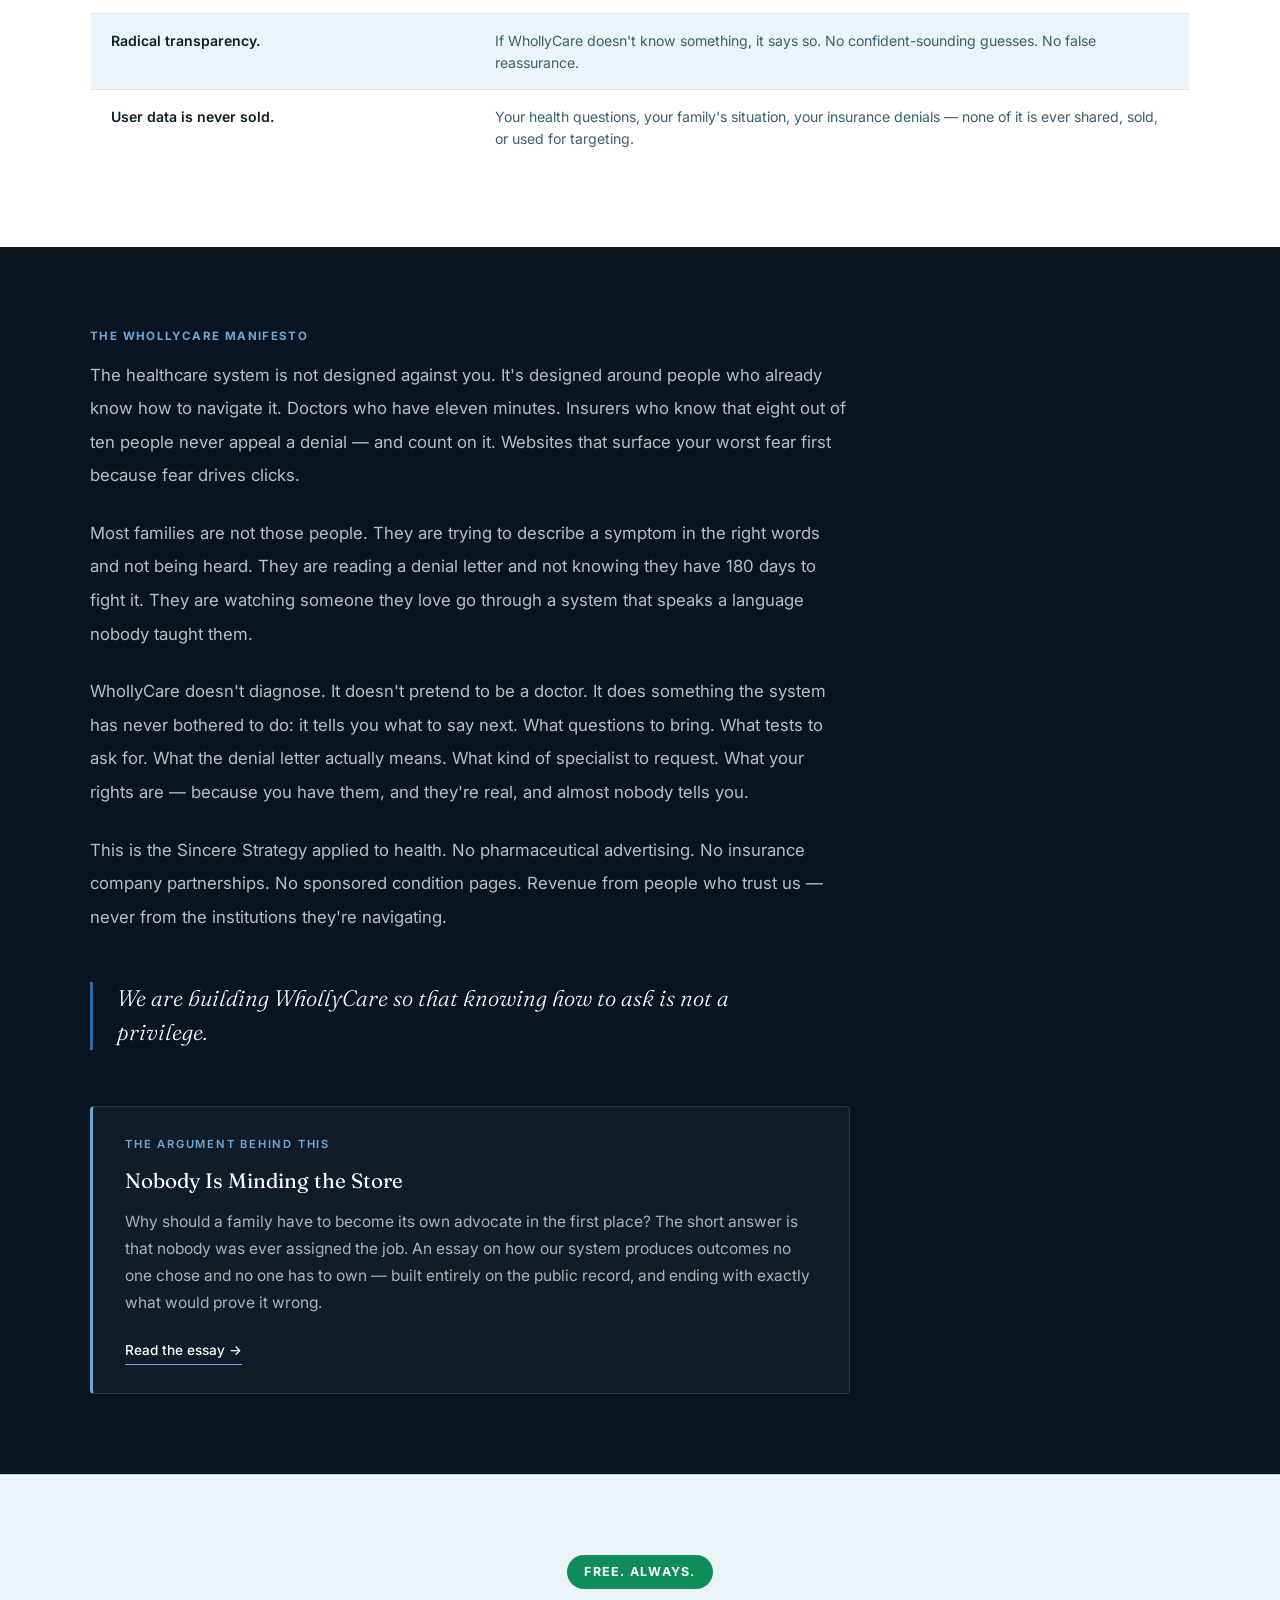
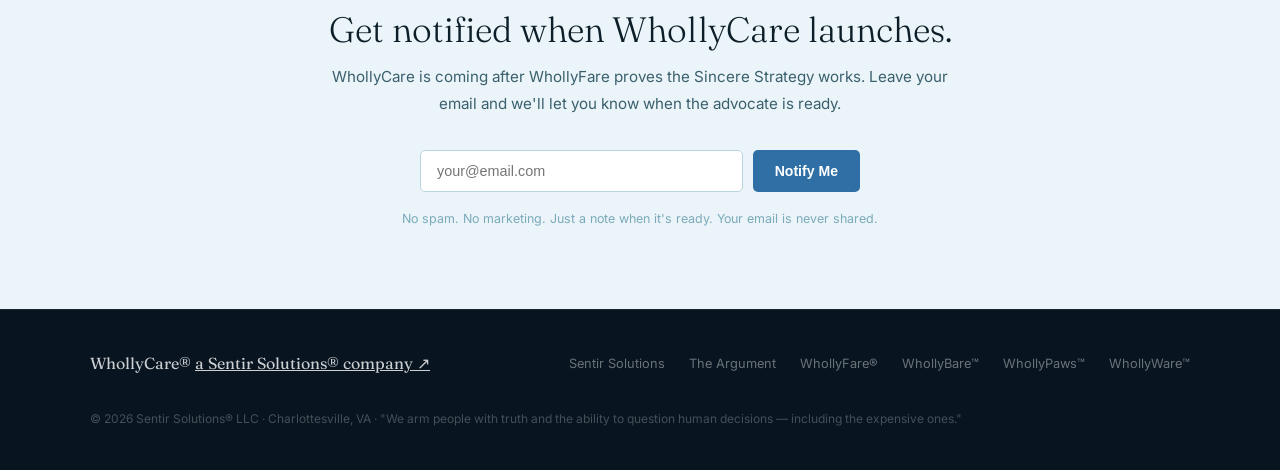
<file: whollycare/index.html>
<!DOCTYPE html>
<html lang="en">
<head>
  <meta charset="UTF-8" />
  <meta name="viewport" content="width=device-width, initial-scale=1.0" />
  <title>WhollyCare® — The Advocate in Your Pocket. Free.</title>
  <meta name="description" content="WhollyCare arms families with what the healthcare system already knows — what to ask your doctor, how to appeal an insurance denial, how to navigate to the right specialist. Free. Always." />
  <link rel="preconnect" href="https://fonts.googleapis.com" />
  <link rel="preconnect" href="https://fonts.gstatic.com" crossorigin />
  <link href="https://fonts.googleapis.com/css2?family=Fraunces:ital,opsz,wght@0,9..144,300;0,9..144,400;0,9..144,600;1,9..144,300&family=Inter:wght@300;400;500;600&display=swap" rel="stylesheet" />
  <style>
    *, *::before, *::after { box-sizing: border-box; margin: 0; padding: 0; }
    :root {
      --dark:      #081420;
      --mid:       #0D2338;
      --rich:      #0E3A52;
      --warm:      #155C78;
      --accent:    #2F6FA5;
      --accent-lt: #6FA8D4;
      --cta:       #0E7A96;
      --cta-lt:    #2F6FA5;
      --bg:        #F4F8FA;
      --bg-alt:    #FFFFFF;
      --bg-soft:   #EBF4F8;
      --border:    #B8D4DE;
      --border-lt: #D4E8F0;
      --text:      #0C1E28;
      --muted:     #3A606E;
      --muted-lt:  #7AAABB;
      --free:      #0E8C5A;
      --free-lt:   #12A86C;
      --max:       1100px;
    }
    html { scroll-behavior: smooth; }
    body { font-family: 'Inter', sans-serif; background: var(--bg); color: var(--text); font-size: 16px; line-height: 1.7; -webkit-font-smoothing: antialiased; }

    /* NAV */
    nav { position: sticky; top: 0; z-index: 100; background: var(--dark); padding: 0 2rem; height: 64px; display: flex; align-items: center; justify-content: space-between; gap: 1rem; border-bottom: 1px solid rgba(255,255,255,0.06); }
    .nav-brand { display: flex; align-items: center; gap: 10px; text-decoration: none; }
    .nav-mark { width: 32px; height: 32px; border-radius: 8px; background: var(--accent); display: flex; align-items: center; justify-content: center; flex-shrink: 0; }
    .nav-mark svg { width: 18px; height: 18px; }
    .nav-wordmark { font-family: 'Fraunces', serif; font-weight: 400; font-size: 1.15rem; color: #FFFFFF; letter-spacing: 0.01em; }
    .nav-wordmark sup { font-size: 0.6em; font-family: 'Inter', sans-serif; opacity: 0.7; vertical-align: super; }
    .nav-links { display: flex; align-items: center; gap: 0.25rem; }
    .nav-link { font-size: 0.82rem; color: rgba(255,255,255,0.55); text-decoration: none; padding: 0.4rem 0.9rem; border-radius: 3px; transition: color 0.2s; white-space: nowrap; }
    .nav-link:hover { color: #FFFFFF; }
    .nav-free-badge { background: var(--free); color: #FFFFFF; font-weight: 700; font-size: 0.75rem; padding: 0.3rem 0.85rem; border-radius: 4px; letter-spacing: 0.05em; margin-left: 0.5rem; white-space: nowrap; }

    /* HERO */
    .hero { background: linear-gradient(150deg, var(--dark) 0%, var(--mid) 50%, var(--rich) 100%); padding: 5.5rem 2rem 5rem; position: relative; overflow: hidden; }
    .hero::after { content: ''; position: absolute; inset: 0; background: radial-gradient(ellipse 60% 80% at 80% 40%, rgba(47,111,165,0.12) 0%, transparent 70%); pointer-events: none; }
    .hero-inner { max-width: var(--max); margin: 0 auto; position: relative; z-index: 1; }
    .hero-eyebrow { display: inline-flex; align-items: center; gap: 8px; background: rgba(14,140,90,0.2); border: 1px solid rgba(14,140,90,0.4); border-radius: 20px; padding: 5px 14px; margin-bottom: 1.5rem; }
    .hero-eyebrow span { font-size: 0.72rem; font-weight: 700; letter-spacing: 0.1em; text-transform: uppercase; color: #3DDBA8; }
    .hero h1 { font-family: 'Fraunces', serif; font-weight: 300; font-size: clamp(2.2rem, 4.5vw, 3.6rem); color: #FFFFFF; line-height: 1.1; margin-bottom: 1.5rem; max-width: 780px; }
    .hero h1 em { font-style: italic; color: var(--accent-lt); }
    .hero-sub { font-size: 1.05rem; color: rgba(255,255,255,0.7); max-width: 600px; line-height: 1.9; margin-bottom: 2rem; }
    .hero-actions { display: flex; gap: 12px; flex-wrap: wrap; align-items: center; margin-bottom: 3rem; }
    .btn-cta { display: inline-block; background: var(--accent); color: #FFFFFF; text-decoration: none; font-size: 0.9rem; font-weight: 600; padding: 13px 30px; border-radius: 5px; transition: background 0.2s; }
    .btn-cta:hover { background: var(--cta-lt); }
    .btn-ghost { display: inline-block; background: transparent; color: rgba(255,255,255,0.7); border: 1px solid rgba(255,255,255,0.2); text-decoration: none; font-size: 0.88rem; padding: 12px 22px; border-radius: 5px; transition: all 0.2s; }
    .btn-ghost:hover { border-color: rgba(255,255,255,0.5); color: #FFF; }
    .hero-quotes { display: grid; grid-template-columns: repeat(3,1fr); gap: 1.5rem; max-width: 900px; }
    .hq { background: rgba(255,255,255,0.05); border: 1px solid rgba(255,255,255,0.09); border-radius: 8px; padding: 1.1rem 1.25rem; }
    .hq-label { font-size: 0.68rem; font-weight: 700; letter-spacing: 0.1em; text-transform: uppercase; color: var(--accent-lt); margin-bottom: 0.4rem; }
    .hq-text { font-size: 0.88rem; color: rgba(255,255,255,0.75); line-height: 1.55; }
    @media(max-width:640px){ .hero-quotes { grid-template-columns:1fr; } }

    /* FREE BANNER */
    .free-banner { background: var(--free); padding: 1rem 2rem; text-align: center; }
    .free-banner p { max-width: var(--max); margin: 0 auto; color: #FFFFFF; font-size: 0.9rem; font-weight: 600; }
    .free-banner p strong { font-weight: 700; }

    /* SECTIONS */
    section { padding: 5rem 2rem; }
    .section-inner { max-width: var(--max); margin: 0 auto; }
    .section-label { font-size: 0.72rem; font-weight: 700; letter-spacing: 0.12em; text-transform: uppercase; color: var(--accent); margin-bottom: 0.75rem; }
    .section-title { font-family: 'Fraunces', serif; font-weight: 300; font-size: clamp(1.7rem,3vw,2.5rem); color: var(--text); line-height: 1.2; margin-bottom: 1rem; }
    .section-title em { font-style: italic; color: var(--accent); }
    .section-sub { font-size: 1rem; color: var(--muted); max-width: 600px; line-height: 1.85; margin-bottom: 2.5rem; }

    /* FOUNDING STORY */
    .story { background: var(--dark); }
    .story .section-label { color: var(--accent-lt); }
    .story .section-title { color: #FFFFFF; }
    .story blockquote { border-left: 3px solid var(--accent); padding-left: 1.5rem; margin: 2rem 0; }
    .story blockquote p { font-family: 'Fraunces', serif; font-style: italic; font-size: 1.2rem; color: rgba(255,255,255,0.85); line-height: 1.7; }
    .story-body { font-size: 1rem; color: rgba(255,255,255,0.65); line-height: 1.95; max-width: 720px; }
    .story-body + .story-body { margin-top: 1.25rem; }
    .story-attr { margin-top: 2rem; font-size: 0.85rem; color: rgba(255,255,255,0.4); font-style: italic; }

    /* THREE JOBS */
    .jobs { background: var(--bg-alt); }
    .jobs-grid { display: grid; grid-template-columns: repeat(3,1fr); gap: 1.75rem; }
    @media(max-width:768px){ .jobs-grid { grid-template-columns:1fr; } }
    .job-card { background: var(--bg-soft); border: 1px solid var(--border); border-radius: 12px; padding: 2rem 1.75rem; position: relative; }
    .job-card::before { content: ''; position: absolute; top: 0; left: 0; right: 0; height: 3px; border-radius: 12px 12px 0 0; background: var(--accent); }
    .job-num { font-size: 0.7rem; font-weight: 700; letter-spacing: 0.12em; text-transform: uppercase; color: var(--accent); margin-bottom: 0.6rem; }
    .job-title { font-family: 'Fraunces', serif; font-size: 1.3rem; font-weight: 400; color: var(--text); margin-bottom: 0.5rem; }
    .job-trigger { font-size: 0.82rem; color: var(--muted); font-style: italic; margin-bottom: 1rem; padding-bottom: 1rem; border-bottom: 1px solid var(--border); }
    .job-outputs { list-style: none; }
    .job-outputs li { font-size: 0.88rem; color: var(--muted); padding: 0.35rem 0; padding-left: 1.25rem; position: relative; line-height: 1.55; }
    .job-outputs li::before { content: '→'; position: absolute; left: 0; color: var(--accent); font-weight: 600; }

    /* NOT / IS */
    .not-is { background: var(--bg); }
    .not-is-grid { display: grid; grid-template-columns: 1fr 1fr; gap: 2rem; }
    @media(max-width:640px){ .not-is-grid { grid-template-columns:1fr; } }
    .ni-box { border-radius: 10px; padding: 2rem; }
    .ni-not { background: #FEF2F2; border: 1px solid #FECACA; }
    .ni-is  { background: #ECFDF5; border: 1px solid #A7F3D0; }
    .ni-label { font-size: 0.72rem; font-weight: 700; letter-spacing: 0.12em; text-transform: uppercase; margin-bottom: 1rem; }
    .ni-not .ni-label { color: #991B1B; }
    .ni-is  .ni-label { color: #065F46; }
    .ni-list { list-style: none; }
    .ni-list li { font-size: 0.92rem; padding: 0.4rem 0; padding-left: 1.5rem; position: relative; line-height: 1.5; }
    .ni-not .ni-list li::before { content: '✕'; position: absolute; left: 0; color: #DC2626; font-weight: 700; font-size: 0.8rem; top: 0.5rem; }
    .ni-is  .ni-list li::before { content: '✓'; position: absolute; left: 0; color: #059669; font-weight: 700; font-size: 0.8rem; top: 0.5rem; }
    .ni-not .ni-list li { color: #7F1D1D; }
    .ni-is  .ni-list li { color: #064E3B; }

    /* DENIAL SPOTLIGHT */
    .denial { background: var(--mid); }
    .denial .section-label { color: var(--accent-lt); }
    .denial .section-title { color: #FFFFFF; }
    .denial .section-sub { color: rgba(255,255,255,0.6); max-width: 600px; }
    .denial-stats { display: grid; grid-template-columns: repeat(3,1fr); gap: 1.5rem; margin-bottom: 3rem; }
    @media(max-width:640px){ .denial-stats { grid-template-columns:1fr; } }
    .dstat { background: rgba(255,255,255,0.05); border: 1px solid rgba(255,255,255,0.1); border-radius: 10px; padding: 1.5rem; text-align: center; }
    .dstat-num { font-family: 'Fraunces', serif; font-size: 2.4rem; font-weight: 300; color: var(--accent-lt); line-height: 1; margin-bottom: 0.4rem; }
    .dstat-label { font-size: 0.82rem; color: rgba(255,255,255,0.6); line-height: 1.4; }
    .denial-output { background: rgba(255,255,255,0.04); border: 1px solid rgba(255,255,255,0.08); border-radius: 10px; padding: 2rem; max-width: 680px; }
    .denial-output-label { font-size: 0.72rem; font-weight: 700; letter-spacing: 0.1em; text-transform: uppercase; color: var(--accent-lt); margin-bottom: 1rem; }
    .denial-output ul { list-style: none; }
    .denial-output ul li { font-size: 0.9rem; color: rgba(255,255,255,0.72); padding: 0.5rem 0; padding-left: 1.5rem; position: relative; border-bottom: 1px solid rgba(255,255,255,0.06); line-height: 1.5; }
    .denial-output ul li:last-child { border-bottom: none; }
    .denial-output ul li::before { content: '→'; position: absolute; left: 0; color: var(--accent-lt); font-weight: 600; }

    /* SINCERITY TABLE */
    .sincerity { background: var(--bg-alt); }
    .sincerity-table { width: 100%; border-collapse: collapse; border-radius: 10px; overflow: hidden; border: 1px solid var(--border); }
    .sincerity-table th { background: var(--dark); color: rgba(255,255,255,0.7); font-size: 0.75rem; font-weight: 600; letter-spacing: 0.08em; text-transform: uppercase; padding: 0.9rem 1.25rem; text-align: left; }
    .sincerity-table td { padding: 1rem 1.25rem; font-size: 0.88rem; color: var(--muted); border-bottom: 1px solid var(--border-lt); vertical-align: top; line-height: 1.55; }
    .sincerity-table tr:last-child td { border-bottom: none; }
    .sincerity-table tr:nth-child(even) td { background: var(--bg-soft); }
    .sincerity-table td:first-child { font-weight: 600; color: var(--text); width: 35%; }

    /* MANIFESTO */
    .manifesto { background: var(--dark); }
    .manifesto .section-label { color: var(--accent-lt); }
    .manifesto-body { font-size: 1.05rem; color: rgba(255,255,255,0.72); line-height: 2; max-width: 760px; }
    .manifesto-body + .manifesto-body { margin-top: 1.5rem; }
    .essay-aside { margin-top: 3.5rem; padding: 1.75rem 2rem; background: rgba(255,255,255,0.035); border: 1px solid rgba(111,168,212,0.22); border-left: 3px solid var(--accent-lt); border-radius: 4px; max-width: 760px; }
    .essay-aside .aside-label { font-size: 0.7rem; letter-spacing: 0.16em; text-transform: uppercase; color: var(--accent-lt); font-weight: 600; margin-bottom: 0.85rem; }
    .essay-aside h3 { font-family: 'Fraunces', serif; font-weight: 400; font-size: 1.3rem; color: #FFFFFF; margin: 0 0 0.85rem; line-height: 1.3; }
    .essay-aside p { font-size: 0.97rem; line-height: 1.75; color: rgba(255,255,255,0.66); margin: 0 0 1.2rem; max-width: 700px; }
    .essay-aside a.aside-link { display: inline-block; font-size: 0.85rem; font-weight: 500; color: #FFFFFF; text-decoration: none; border-bottom: 1px solid var(--accent-lt); padding-bottom: 2px; }
    .essay-aside a.aside-link:hover { opacity: 0.75; }
    .manifesto-close { margin-top: 3rem; font-family: 'Fraunces', serif; font-style: italic; font-size: 1.4rem; font-weight: 300; color: #FFFFFF; line-height: 1.5; max-width: 680px; border-left: 3px solid var(--accent); padding-left: 1.5rem; }

    /* CTA */
    .cta-section { background: var(--bg-soft); border-top: 1px solid var(--border); }
    .cta-inner { max-width: 640px; margin: 0 auto; text-align: center; }
    .cta-pill { display: inline-block; background: var(--free); color: #FFFFFF; font-size: 0.78rem; font-weight: 700; letter-spacing: 0.1em; text-transform: uppercase; padding: 0.4rem 1.1rem; border-radius: 20px; margin-bottom: 1.25rem; }
    .cta-title { font-family: 'Fraunces', serif; font-weight: 300; font-size: clamp(1.6rem,3vw,2.2rem); color: var(--text); margin-bottom: 0.75rem; line-height: 1.2; }
    .cta-sub { font-size: 0.95rem; color: var(--muted); line-height: 1.8; margin-bottom: 2rem; }
    .waitlist-form { display: flex; gap: 10px; max-width: 440px; margin: 0 auto 1rem; }
    .waitlist-form input { flex: 1; padding: 12px 16px; border: 1px solid var(--border); border-radius: 5px; font-size: 0.9rem; background: #FFFFFF; color: var(--text); outline: none; }
    .waitlist-form input:focus { border-color: var(--accent); }
    .waitlist-form button { background: var(--accent); color: #FFFFFF; border: none; padding: 12px 22px; border-radius: 5px; font-size: 0.88rem; font-weight: 600; cursor: pointer; white-space: nowrap; transition: background 0.2s; }
    .waitlist-form button:hover { background: var(--cta-lt); }
    .cta-note { font-size: 0.78rem; color: var(--muted-lt); }
    @media(max-width:480px){ .waitlist-form { flex-direction: column; } }

    /* FOOTER */
    footer { background: var(--dark); padding: 2.5rem 2rem; border-top: 1px solid rgba(255,255,255,0.07); }
    .footer-inner { max-width: var(--max); margin: 0 auto; display: flex; flex-wrap: wrap; justify-content: space-between; align-items: center; gap: 1.5rem; }
    .footer-brand { font-family: 'Fraunces', serif; font-size: 1rem; color: rgba(255,255,255,0.8); }
    .footer-brand span { font-size: 0.78rem; font-family: 'Inter', sans-serif; color: rgba(255,255,255,0.35); margin-left: 0.5rem; }
    .footer-links { display: flex; flex-wrap: wrap; gap: 0.25rem 1.5rem; }
    .footer-links a { font-size: 0.8rem; color: rgba(255,255,255,0.4); text-decoration: none; transition: color 0.2s; }
    .footer-links a:hover { color: rgba(255,255,255,0.75); }
    .footer-copy { width: 100%; font-size: 0.75rem; color: rgba(255,255,255,0.25); margin-top: 0.5rem; }
  </style>
</head>
<body>

<nav>
  <a href="../" class="nav-brand">
    <div class="nav-mark">
      <svg viewBox="0 0 24 24" fill="none" stroke="#FFFFFF" stroke-width="2.2" stroke-linecap="round" stroke-linejoin="round">
        <path d="M12 22s8-4 8-10V5l-8-3-8 3v7c0 6 8 10 8 10z"/>
      </svg>
    </div>
    <span class="nav-wordmark">WhollyCare<sup>®</sup></span>
  </a>
  <div class="nav-links">
    <a href="#how-it-works" class="nav-link">How It Works</a>
    <a href="#denial" class="nav-link">Insurance Denials</a>
    <a href="#manifesto" class="nav-link">Our Why</a>
    <a href="../writing/nobody-is-minding-the-store.html" class="nav-link">The Argument</a>
    <span class="nav-free-badge">FREE</span>
  </div>
</nav>

<section class="hero">
  <div class="hero-inner">
    <div class="hero-eyebrow"><span>Free. No subscription. No advertising. Ever.</span></div>
    <h1>The healthcare system wasn't built<br>to explain itself. <em>We will.</em></h1>
    <p class="hero-sub">WhollyCare arms families with what the system already knows — what questions to ask your doctor, how to appeal an insurance denial, and how to navigate to the right specialist when the door keeps closing.</p>
    <div class="hero-actions">
      <a href="#waitlist" class="btn-cta">Get Early Access — It's Free</a>
      <a href="#how-it-works" class="btn-ghost">See How It Works</a>
    </div>
    <div class="hero-quotes">
      <div class="hq">
        <div class="hq-label">Appointment Prep</div>
        <div class="hq-text">"What questions should I bring? What tests make sense? What do I say if my concern is dismissed?"</div>
      </div>
      <div class="hq">
        <div class="hq-label">Insurance Denials</div>
        <div class="hq-text">"They said no. Now what? Here's your appeal window, the right language, and a draft letter."</div>
      </div>
      <div class="hq">
        <div class="hq-label">Specialist Navigation</div>
        <div class="hq-text">"My PCP isn't helping. What kind of specialist do I need — and how do I actually get there?"</div>
      </div>
    </div>
  </div>
</section>

<div class="free-banner">
  <p>WhollyCare is <strong>completely free</strong> — no subscription, no advertising, no pharmaceutical partnerships, no data sales. This is our commitment, not a pricing tier.</p>
</div>

<section class="story" id="why">
  <div class="section-inner">
    <div class="section-label">Why We Built This</div>
    <blockquote>
      <p>"We figured it out. Painfully. Over years. And what we figured out is exactly what WhollyCare is going to tell you the first time you ask."</p>
    </blockquote>
    <p class="story-body">My wife's health issues were dismissed and minimized for years before we learned how to advocate in a way the system had to respond to. My daughter's disability and allergies required knowing exactly what to say, to whom, and when — information that exists in the system, but that nobody hands you.</p>
    <p class="story-body">We got there. But we had the time, the temperament, and eventually the knowledge to fight. Most families don't have all three. The healthcare system isn't designed against you — it's designed around people who already know how to navigate it. WhollyCare gives everyone else the same map.</p>
    <p class="story-body">I built WhollyFare because grocery stores weren't honest with families about pricing. I'm building WhollyCare for the same reason: the healthcare system isn't honest with families either. Same founding principle. Completely different stakes.</p>
    <p class="story-attr">— Tim Hislop, Founder · Sentir Solutions® LLC</p>
  </div>
</section>

<section class="jobs" id="how-it-works">
  <div class="section-inner">
    <div class="section-label">How WhollyCare Works</div>
    <h2 class="section-title">Three jobs. <em>All free.</em></h2>
    <p class="section-sub">WhollyCare doesn't diagnose. It doesn't guess. It does the one thing the system has never bothered to do: it tells you what to say next.</p>
    <div class="jobs-grid">
      <div class="job-card">
        <div class="job-num">Job 01</div>
        <div class="job-title">Appointment Preparation</div>
        <div class="job-trigger">"I have this symptom. Help me walk in prepared."</div>
        <ul class="job-outputs">
          <li>Questions to ask your doctor — specific, not generic</li>
          <li>Tests the evidence typically supports for this presentation</li>
          <li>Language to use so your doctor understands what you're describing</li>
          <li>What to say if your concern is dismissed or minimized</li>
          <li>What to bring to make the most of eleven minutes</li>
        </ul>
      </div>
      <div class="job-card">
        <div class="job-num">Job 02</div>
        <div class="job-title">Insurance Denial Advocacy</div>
        <div class="job-trigger">"They said no. Now what?"</div>
        <ul class="job-outputs">
          <li>What the denial letter actually means — translated</li>
          <li>Your appeal window (federal law requires 180 days)</li>
          <li>Medical necessity language your doctor needs to support the appeal</li>
          <li>A draft appeal letter — review with your doctor before sending</li>
          <li>Your right to external independent review if the internal appeal fails</li>
          <li>State insurance commissioner contact if your rights are violated</li>
        </ul>
      </div>
      <div class="job-card">
        <div class="job-num">Job 03</div>
        <div class="job-title">Specialist Navigation</div>
        <div class="job-trigger">"My PCP isn't helping. What's next?"</div>
        <ul class="job-outputs">
          <li>What type of specialist makes sense for this presentation</li>
          <li>How to get a referral when your PCP is resistant</li>
          <li>What to say to the referral coordinator</li>
          <li>What to bring to the specialist appointment</li>
          <li>How to get a second opinion without alienating your current doctor</li>
        </ul>
      </div>
    </div>
  </div>
</section>

<section class="not-is">
  <div class="section-inner">
    <div class="section-label">What WhollyCare Is and Isn't</div>
    <h2 class="section-title">We live on the <em>right side</em> of the line.</h2>
    <p class="section-sub">There's a clear line between patient education and medical advice. WhollyCare lives permanently on the education side — not as a compromise, but as the product philosophy.</p>
    <div class="not-is-grid">
      <div class="ni-box ni-not">
        <div class="ni-label">WhollyCare Is Not</div>
        <ul class="ni-list">
          <li>A symptom checker — those tell you what you might have, which terrifies people and is often wrong</li>
          <li>A diagnosis tool — we are not practicing medicine</li>
          <li>Ad-supported health content — no pharma banners next to anxiety articles</li>
          <li>A replacement for your doctor — a preparation tool for the visit</li>
          <li>A subscription — free means free</li>
          <li>Affiliated with any insurer, hospital system, or pharmaceutical company</li>
        </ul>
      </div>
      <div class="ni-box ni-is">
        <div class="ni-label">WhollyCare Is</div>
        <ul class="ni-list">
          <li>Patient education — "here are the questions to ask" is education; "you have X" is medical advice</li>
          <li>Advocacy-first — "what to say" not "what you have"</li>
          <li>Evidence-based — every recommendation shows its source</li>
          <li>Honest about limits — if we don't know, we say so</li>
          <li>Completely free — no tier above free, no upsell, no data sale</li>
          <li>On your side — revenue never comes from the institutions you're navigating</li>
        </ul>
      </div>
    </div>
  </div>
</section>

<section class="denial" id="denial">
  <div class="section-inner">
    <div class="section-label">The Insurance Denial Problem</div>
    <h2 class="section-title">They're counting on you <em>not knowing.</em></h2>
    <p class="section-sub">Insurance companies deny claims knowing most people never appeal. Of those who do, nearly half win. The information that changes that outcome exists — it's just never been handed to you.</p>
    <div class="denial-stats">
      <div class="dstat">
        <div class="dstat-num">~80%</div>
        <div class="dstat-label">of denied claims are never appealed — insurers build this into their math</div>
      </div>
      <div class="dstat">
        <div class="dstat-num">40–60%</div>
        <div class="dstat-label">of appealed denials are reversed — the system works when you push back</div>
      </div>
      <div class="dstat">
        <div class="dstat-num">180 days</div>
        <div class="dstat-label">federal appeal window most people don't know they have (ACA requirement)</div>
      </div>
    </div>
    <div class="denial-output">
      <div class="denial-output-label">WhollyCare Output for a Denial</div>
      <ul>
        <li>What the denial letter actually means — translated from insurance language into English</li>
        <li>Your appeal window and how to calculate it from the denial date</li>
        <li>The medical necessity language your doctor needs in the supporting letter</li>
        <li>A draft appeal letter — review it with your doctor before sending</li>
        <li>Your right to external independent review if the internal appeal fails</li>
        <li>State insurance commissioner contact if your rights are violated</li>
      </ul>
    </div>
  </div>
</section>

<section class="sincerity">
  <div class="section-inner">
    <div class="section-label">The Sincere Strategy® Applied to Healthcare</div>
    <h2 class="section-title">The same principles. <em>Higher stakes.</em></h2>
    <p class="section-sub">Every Sentir Solutions brand runs on the Sincere Strategy — transparency first, household first, zero conflicts of interest. WhollyCare applies it where it matters most.</p>
    <table class="sincerity-table">
      <thead>
        <tr><th>Principle</th><th>What it means for WhollyCare</th></tr>
      </thead>
      <tbody>
        <tr>
          <td>Zero paid placements. Ever.</td>
          <td>No pharmaceutical advertising. No insurance company sponsorships. No sponsored condition pages. Revenue from WhollyFare and our other brands funds this — never from the institutions you're navigating.</td>
        </tr>
        <tr>
          <td>Safety is absolute.</td>
          <td>WhollyCare never substitutes for emergency care. If a situation is urgent, we say so directly. Patient safety is not a tradeoff.</td>
        </tr>
        <tr>
          <td>Show the evidence.</td>
          <td>Every recommendation surfaces its source. We don't just give you an answer — we show you what it's based on.</td>
        </tr>
        <tr>
          <td>Radical transparency.</td>
          <td>If WhollyCare doesn't know something, it says so. No confident-sounding guesses. No false reassurance.</td>
        </tr>
        <tr>
          <td>User data is never sold.</td>
          <td>Your health questions, your family's situation, your insurance denials — none of it is ever shared, sold, or used for targeting.</td>
        </tr>
      </tbody>
    </table>
  </div>
</section>

<section class="manifesto" id="manifesto">
  <div class="section-inner">
    <div class="section-label">The WhollyCare Manifesto</div>
    <p class="manifesto-body">The healthcare system is not designed against you. It's designed around people who already know how to navigate it. Doctors who have eleven minutes. Insurers who know that eight out of ten people never appeal a denial — and count on it. Websites that surface your worst fear first because fear drives clicks.</p>
    <p class="manifesto-body">Most families are not those people. They are trying to describe a symptom in the right words and not being heard. They are reading a denial letter and not knowing they have 180 days to fight it. They are watching someone they love go through a system that speaks a language nobody taught them.</p>
    <p class="manifesto-body">WhollyCare doesn't diagnose. It doesn't pretend to be a doctor. It does something the system has never bothered to do: it tells you what to say next. What questions to bring. What tests to ask for. What the denial letter actually means. What kind of specialist to request. What your rights are — because you have them, and they're real, and almost nobody tells you.</p>
    <p class="manifesto-body">This is the Sincere Strategy applied to health. No pharmaceutical advertising. No insurance company partnerships. No sponsored condition pages. Revenue from people who trust us — never from the institutions they're navigating.</p>
    <div class="manifesto-close">We are building WhollyCare so that knowing how to ask is not a privilege.</div>
    <div class="essay-aside">
      <div class="aside-label">The argument behind this</div>
      <h3>Nobody Is Minding the Store</h3>
      <p>Why should a family have to become its own advocate in the first place? The short answer is that nobody was ever assigned the job. An essay on how our system produces outcomes no one chose and no one has to own — built entirely on the public record, and ending with exactly what would prove it wrong.</p>
      <a class="aside-link" href="../writing/nobody-is-minding-the-store.html">Read the essay &rarr;</a>
    </div>
  </div>
</section>

<section class="cta-section" id="waitlist">
  <div class="section-inner">
    <div class="cta-inner">
      <div class="cta-pill">Free. Always.</div>
      <h2 class="cta-title">Get notified when WhollyCare launches.</h2>
      <p class="cta-sub">WhollyCare is coming after WhollyFare proves the Sincere Strategy works. Leave your email and we'll let you know when the advocate is ready.</p>
      <div class="waitlist-form">
        <input type="email" placeholder="your@email.com" />
        <button type="button">Notify Me</button>
      </div>
      <p class="cta-note">No spam. No marketing. Just a note when it's ready. Your email is never shared.</p>
    </div>
  </div>
</section>

<footer>
  <div class="footer-inner">
    <div class="footer-brand">WhollyCare® <a href="../" style="color:inherit; text-decoration:underline;">a Sentir Solutions® company ↗</a></div>
    <div class="footer-links">
      <a href="../">Sentir Solutions</a>
      <a href="../writing/nobody-is-minding-the-store.html">The Argument</a>
      <a href="../whollyfare.html">WhollyFare®</a>
      <a href="../whollybare/">WhollyBare™</a>
      <a href="../whollypaws/">WhollyPaws™</a>
      <a href="../whollyware/">WhollyWare™</a>
    </div>
    <p class="footer-copy">© 2026 Sentir Solutions® LLC · Charlottesville, VA · "We arm people with truth and the ability to question human decisions — including the expensive ones."</p>
  </div>
</footer>

</body>
</html>
</file>
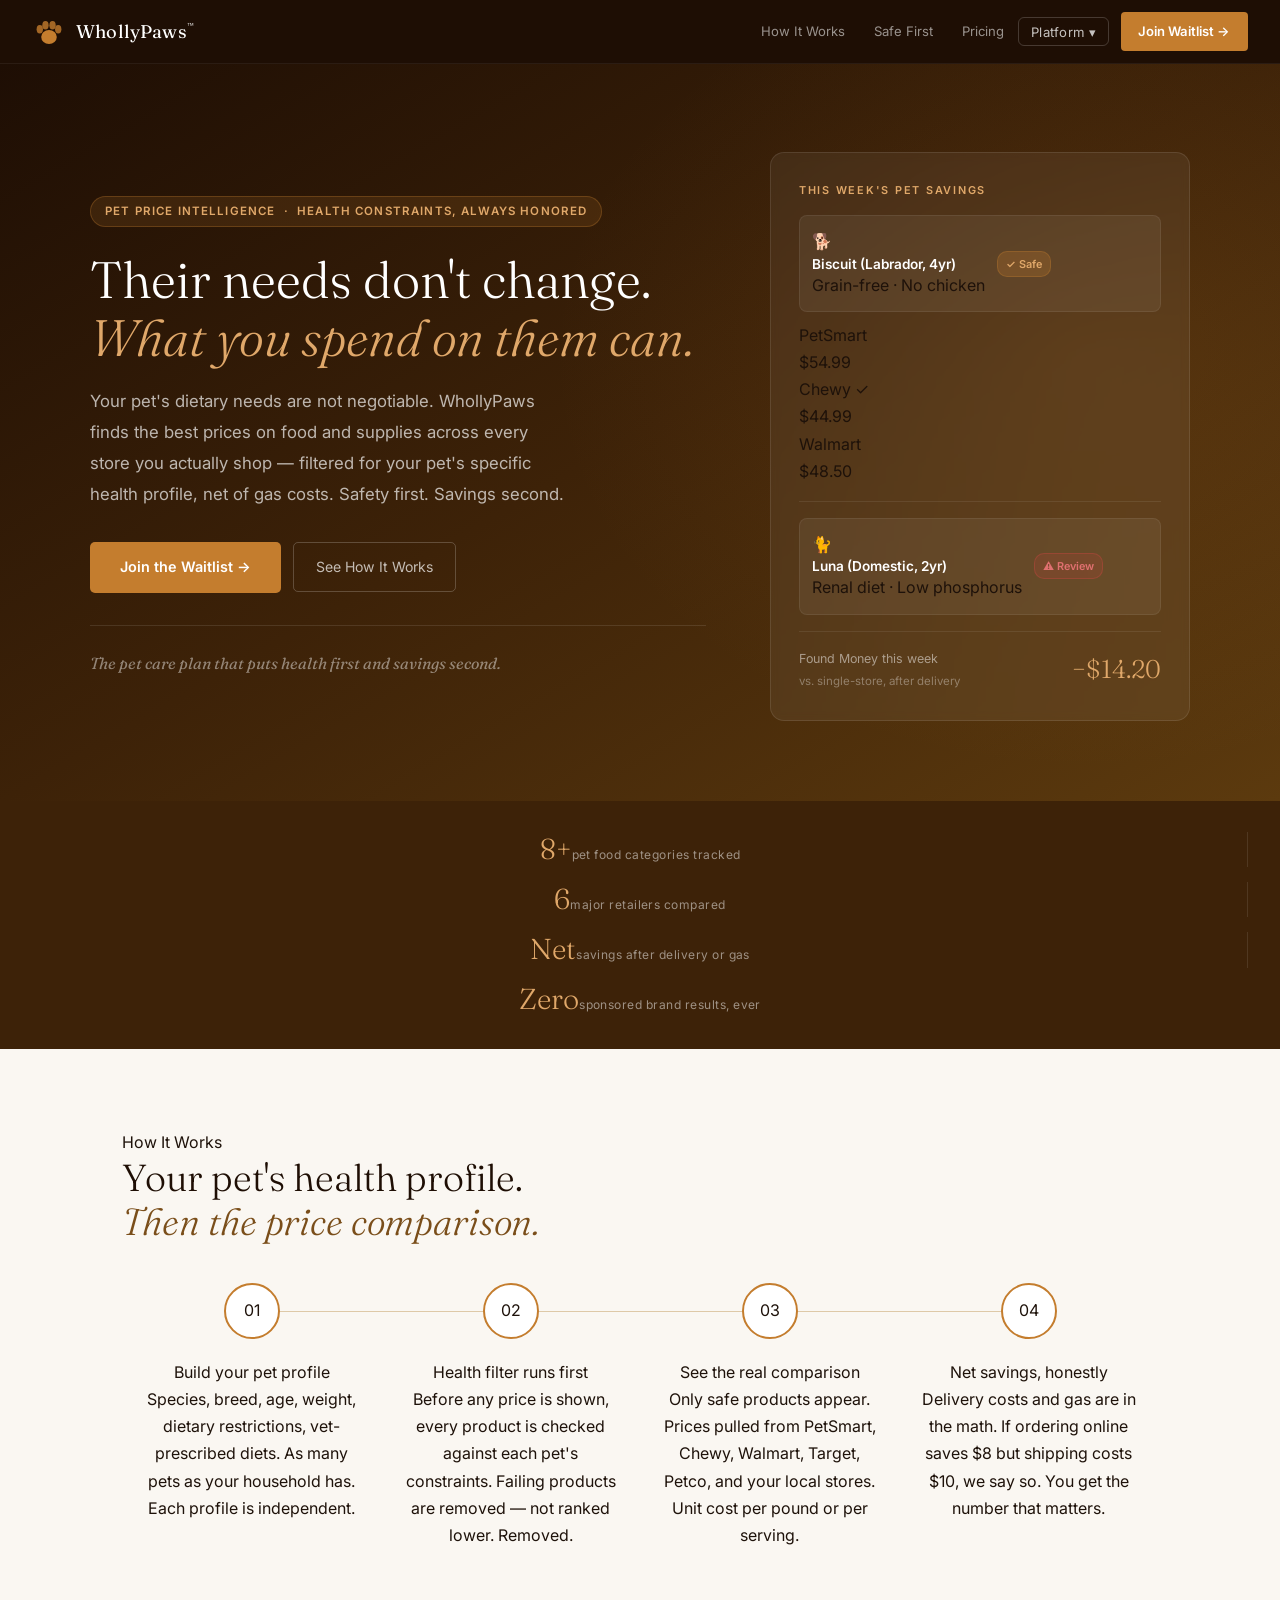
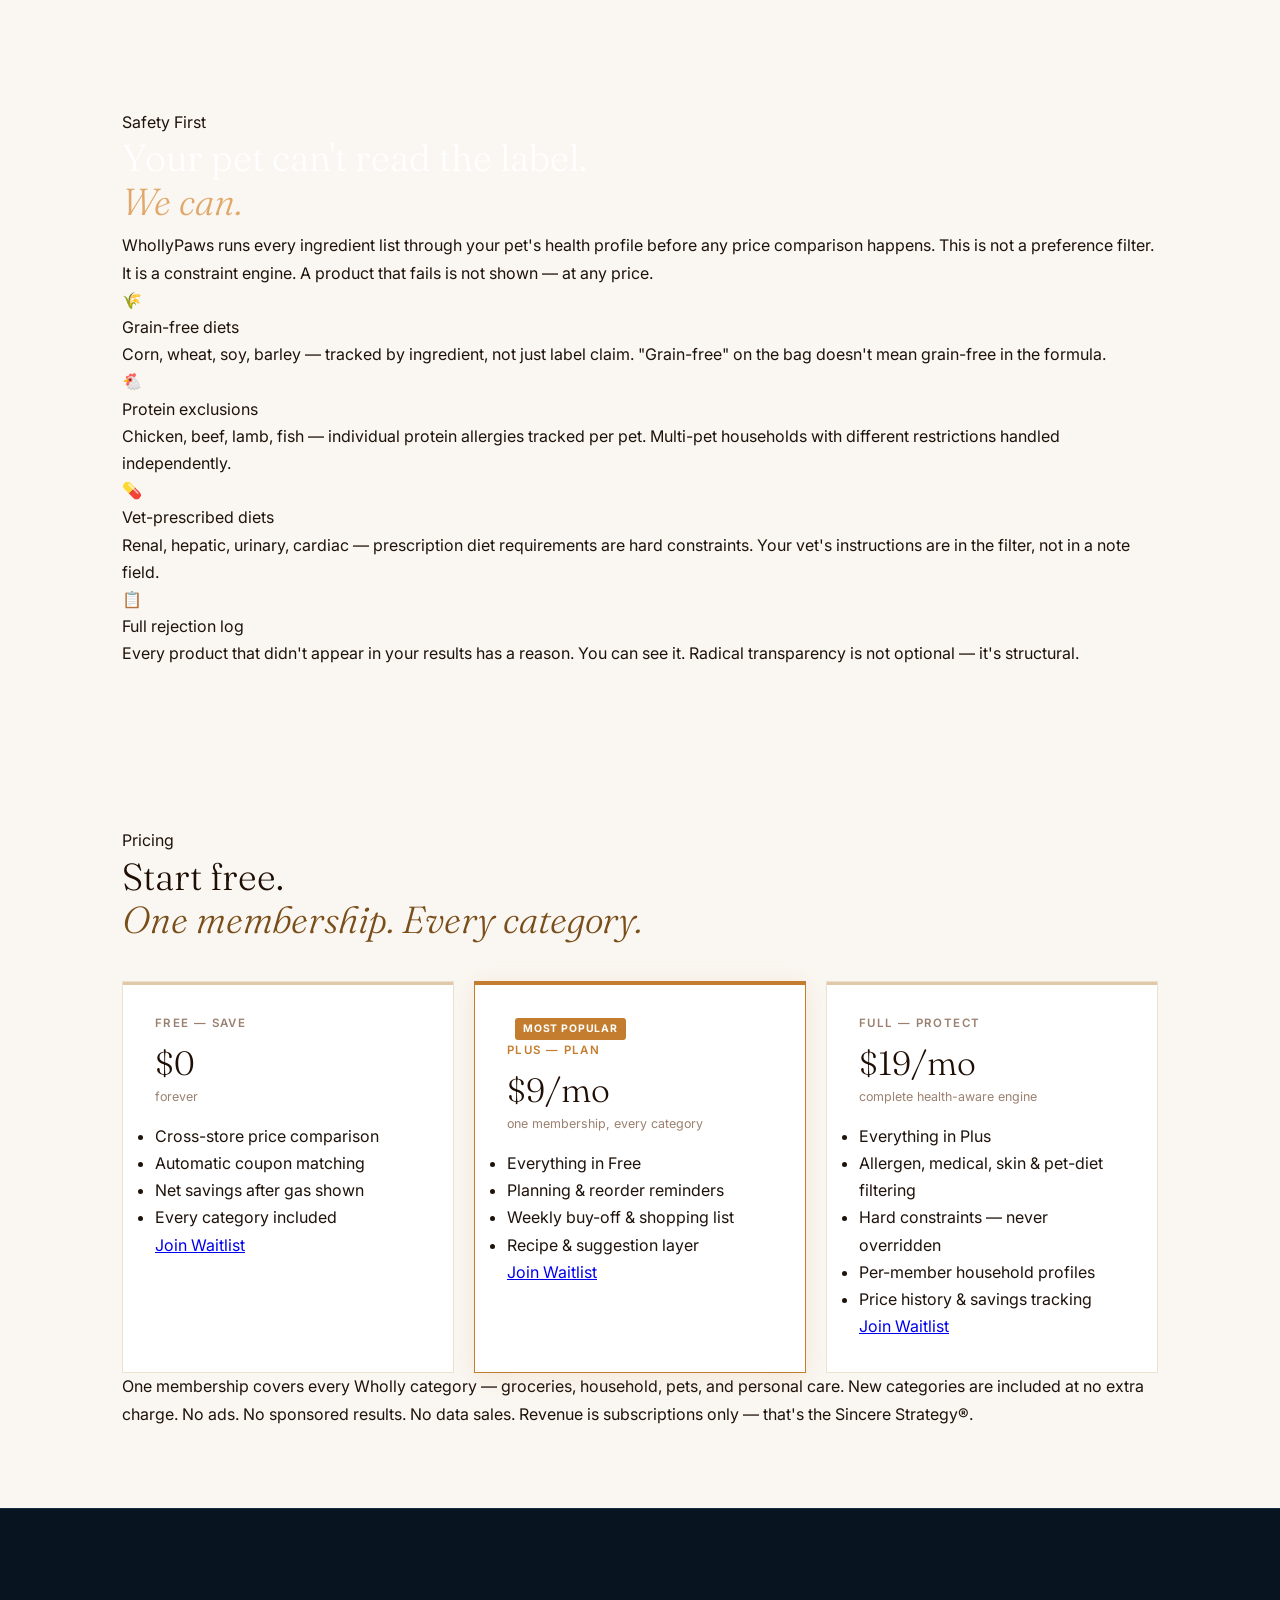
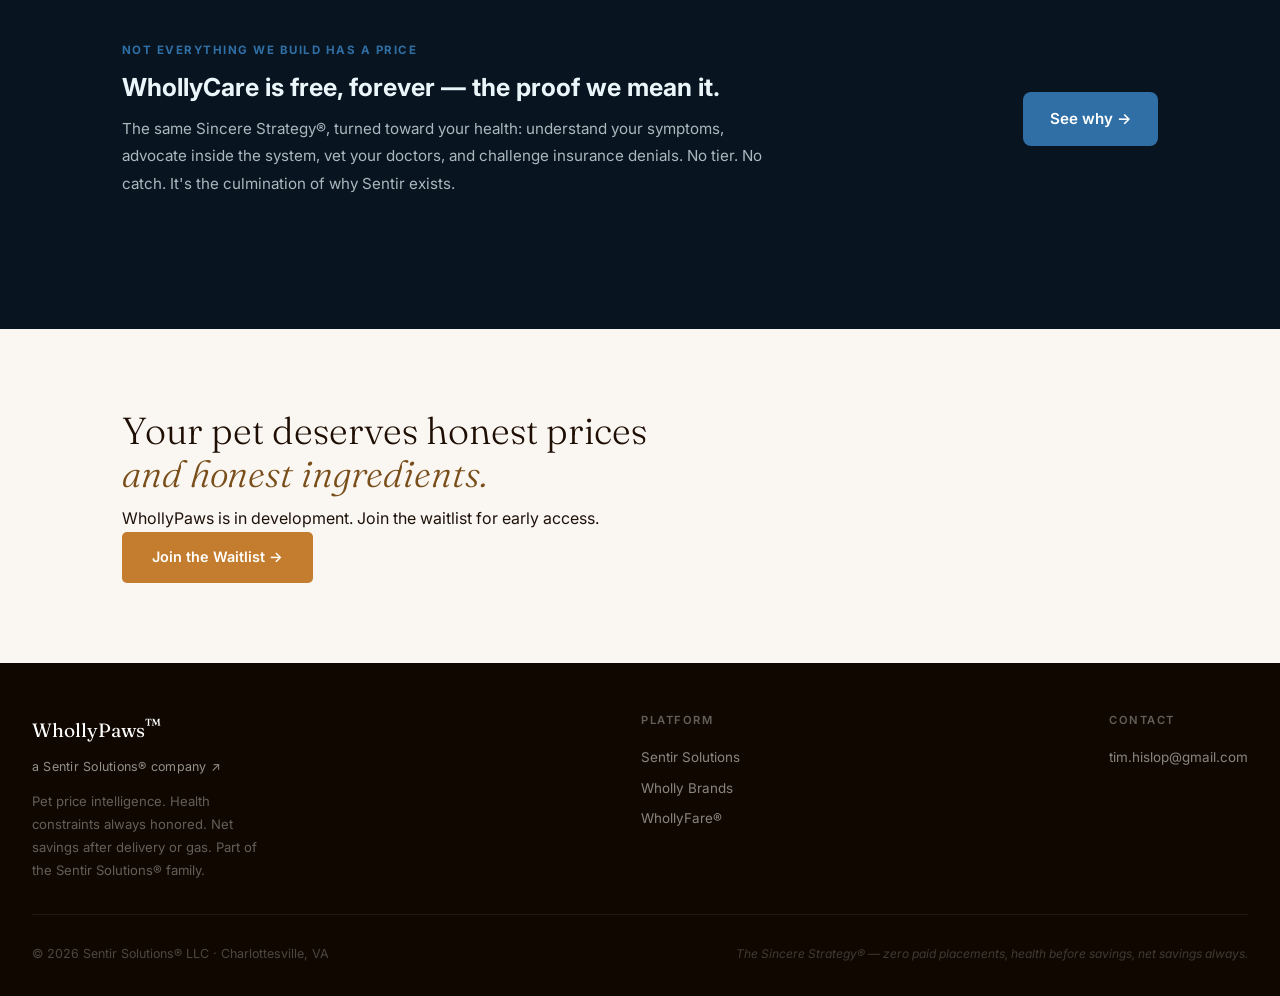
<file: whollypaws/index.html>
<!DOCTYPE html>
<html lang="en">
<head>
  <meta charset="UTF-8" />
  <meta name="viewport" content="width=device-width, initial-scale=1.0" />
  <title>WhollyPaws™ — Smart Pet Savings. Safe First.</title>
  <meta name="description" content="WhollyPaws finds the best prices on pet food and supplies across every store you shop — filtered first by what's safe for your specific pet. Breed, age, allergens. Always safe before savings." />
  <link rel="preconnect" href="https://fonts.googleapis.com" />
  <link rel="preconnect" href="https://fonts.gstatic.com" crossorigin />
  <link href="https://fonts.googleapis.com/css2?family=Fraunces:ital,opsz,wght@0,9..144,300;0,9..144,400;0,9..144,600;1,9..144,300&family=Inter:wght@300;400;500;600&display=swap" rel="stylesheet" />
  <style>
    *, *::before, *::after { box-sizing: border-box; margin: 0; padding: 0; }
    :root {
      --dark:      #1E0E04;
      --mid:       #3D2208;
      --rich:      #5C3A0E;
      --warm:      #7A4E1A;
      --accent:    #C47D2E;
      --accent-lt: #E0A86A;
      --cta:       #C47D2E;
      --cta-lt:    #D99040;
      --bg:        #FAF7F2;
      --bg-alt:    #FFFFFF;
      --bg-warm:   #F5EFE4;
      --border:    #DEC9A8;
      --border-lt: #EDE0CC;
      --text:      #1E120A;
      --muted:     #6B5240;
      --muted-lt:  #9A8070;
      --max:       1100px;
    }
    html { scroll-behavior: smooth; }
    body { font-family: 'Inter', sans-serif; background: var(--bg); color: var(--text); font-size: 16px; line-height: 1.7; -webkit-font-smoothing: antialiased; }

    /* ── NAV ── */
    nav { position: sticky; top: 0; z-index: 100; background: var(--dark); padding: 0 2rem; height: 64px; display: flex; align-items: center; justify-content: space-between; gap: 1rem; border-bottom: 1px solid rgba(255,255,255,0.06); }
    .nav-brand { display: flex; align-items: center; gap: 10px; text-decoration: none; }
    .nav-paw {
      width: 34px; height: 34px; flex-shrink: 0;
    }
    .nav-wordmark { font-family: 'Fraunces', serif; font-weight: 400; font-size: 1.15rem; color: #FFFFFF; letter-spacing: 0.01em; line-height: 1; }
    .nav-wordmark sup { font-size: 0.6em; font-family: 'Inter', sans-serif; opacity: 0.7; vertical-align: super; }
    .nav-links { display: flex; align-items: center; gap: 0; }
    .nav-link { font-size: 0.82rem; color: rgba(255,255,255,0.55); text-decoration: none; padding: 0.4rem 0.9rem; border-radius: 3px; transition: color 0.2s; white-space: nowrap; }
    .nav-link:hover { color: #FFFFFF; }
    .nav-link.active { color: #FFFFFF; }
    .nav-waitlist { background: var(--accent); color: #FFFFFF; font-weight: 600; font-size: 0.82rem; padding: 0.5rem 1.1rem; border-radius: 4px; text-decoration: none; margin-left: 0.75rem; transition: background 0.2s; white-space: nowrap; }
    .nav-waitlist:hover { background: var(--cta-lt); }

    /* ── HERO ── */
    .hero { background: linear-gradient(150deg, var(--dark) 0%, var(--mid) 50%, var(--rich) 100%); padding: 5.5rem 2rem 5rem; position: relative; overflow: hidden; }
    .hero::after { content: ''; position: absolute; inset: 0; background: radial-gradient(ellipse 60% 80% at 85% 40%, rgba(196,125,46,0.12) 0%, transparent 70%); pointer-events: none; }
    .hero-inner { max-width: var(--max); margin: 0 auto; position: relative; z-index: 1; display: grid; grid-template-columns: 1fr 420px; gap: 4rem; align-items: center; }
    .hero-eyebrow { display: inline-flex; align-items: center; gap: 8px; background: rgba(196,125,46,0.15); border: 1px solid rgba(196,125,46,0.3); border-radius: 20px; padding: 5px 14px; margin-bottom: 1.5rem; }
    .hero-eyebrow span { font-size: 0.72rem; font-weight: 600; letter-spacing: 0.1em; text-transform: uppercase; color: var(--accent-lt); }
    .hero h1 { font-family: 'Fraunces', serif; font-weight: 300; font-size: clamp(2.1rem, 4vw, 3.2rem); color: #FFFFFF; line-height: 1.12; margin-bottom: 1.25rem; }
    .hero h1 em { font-style: italic; color: var(--accent-lt); }
    .hero-sub { font-size: 1.05rem; color: rgba(255,255,255,0.68); max-width: 480px; line-height: 1.85; margin-bottom: 2rem; }
    .hero-actions { display: flex; gap: 12px; flex-wrap: wrap; align-items: center; }
    .btn-cta { display: inline-block; background: var(--accent); color: #FFFFFF; text-decoration: none; font-size: 0.9rem; font-weight: 600; padding: 13px 30px; border-radius: 5px; transition: background 0.2s; }
    .btn-cta:hover { background: var(--cta-lt); }
    .btn-ghost { display: inline-block; background: transparent; color: rgba(255,255,255,0.7); border: 1px solid rgba(255,255,255,0.2); text-decoration: none; font-size: 0.88rem; padding: 12px 22px; border-radius: 5px; transition: all 0.2s; }
    .btn-ghost:hover { border-color: rgba(255,255,255,0.45); color: #FFFFFF; }
    .hero-tagline { margin-top: 2rem; padding-top: 1.5rem; border-top: 1px solid rgba(255,255,255,0.1); font-family: 'Fraunces', serif; font-style: italic; font-size: 1rem; color: rgba(255,255,255,0.45); }

    /* Hero card mockup */
    .hero-card { background: rgba(255,255,255,0.06); border: 1px solid rgba(255,255,255,0.1); border-radius: 14px; padding: 1.75rem; backdrop-filter: blur(4px); }
    .hero-card-label { font-size: 0.68rem; font-weight: 600; letter-spacing: 0.16em; text-transform: uppercase; color: var(--accent-lt); margin-bottom: 1rem; }
    .pet-row { display: flex; align-items: center; gap: 0.75rem; padding: 0.75rem; background: rgba(255,255,255,0.06); border-radius: 8px; margin-bottom: 0.6rem; border: 1px solid rgba(255,255,255,0.07); }
    .pet-icon { font-size: 1.4rem; flex-shrink: 0; }
    .pet-info { flex: 1; }
    .pet-name { font-size: 0.85rem; font-weight: 600; color: #FFFFFF; line-height: 1.2; }
    .pet-detail { font-size: 0.75rem; color: rgba(255,255,255,0.5); }
    .pet-badge { font-size: 0.68rem; font-weight: 600; padding: 3px 8px; border-radius: 10px; background: rgba(196,125,46,0.25); color: var(--accent-lt); border: 1px solid rgba(196,125,46,0.3); flex-shrink: 0; }
    .pet-badge.safe { background: rgba(58,140,78,0.2); color: #7DD99A; border-color: rgba(58,140,78,0.3); }
    .hero-card-divider { height: 1px; background: rgba(255,255,255,0.08); margin: 1rem 0; }
    .savings-row { display: flex; justify-content: space-between; align-items: center; }
    .savings-label { font-size: 0.78rem; color: rgba(255,255,255,0.5); }
    .savings-amount { font-family: 'Fraunces', serif; font-size: 1.6rem; font-weight: 300; color: var(--accent-lt); }
    .savings-sub { font-size: 0.72rem; color: rgba(255,255,255,0.35); margin-top: 0.2rem; }

    /* ── STAT BAR ── */
    .stat-bar { background: var(--mid); padding: 1.5rem 2rem; }
    .stat-bar-inner { max-width: var(--max); margin: 0 auto; display: flex; gap: 0; }
    .stat-item { flex: 1; text-align: center; padding: 0.5rem 1rem; position: relative; }
    .stat-item:not(:last-child)::after { content: ''; position: absolute; right: 0; top: 15%; bottom: 15%; width: 1px; background: rgba(255,255,255,0.1); }
    .stat-num { font-family: 'Fraunces', serif; font-size: 1.8rem; font-weight: 300; color: var(--accent-lt); line-height: 1.1; }
    .stat-label { font-size: 0.75rem; color: rgba(255,255,255,0.5); letter-spacing: 0.04em; margin-top: 0.2rem; }

    /* ── SECTIONS ── */
    .container { max-width: var(--max); margin: 0 auto; padding: 0 2rem; }
    section { padding: 5rem 2rem; }
    section.on-white { background: var(--bg-alt); }
    section.on-warm { background: var(--bg-warm); }
    section.on-dark { background: var(--dark); }

    .section-eyebrow { font-size: 0.72rem; font-weight: 600; letter-spacing: 0.18em; text-transform: uppercase; color: var(--accent); margin-bottom: 0.6rem; }
    .section-eyebrow.light { color: var(--accent-lt); }
    h2 { font-family: 'Fraunces', serif; font-weight: 300; font-size: clamp(1.65rem, 3vw, 2.35rem); color: var(--dark); line-height: 1.15; margin-bottom: 0.6rem; }
    h2 em { font-style: italic; color: var(--warm); }
    h2.light { color: #FFFFFF; }
    h2.light em { color: var(--accent-lt); }
    .rule { width: 44px; height: 2px; background: var(--accent); margin: 1rem 0 1.75rem; }
    .rule.light { background: var(--accent-lt); }
    .lead-text { font-size: 1rem; color: var(--muted); line-height: 1.9; max-width: 580px; margin-bottom: 2.5rem; }
    .lead-text.light { color: rgba(255,255,255,0.6); }

    /* ── FEATURE GRID ── */
    .feature-grid { display: grid; grid-template-columns: repeat(3, 1fr); gap: 1.5rem; margin-top: 2.5rem; }
    .feature-card { background: var(--bg-alt); border: 1px solid var(--border-lt); padding: 2rem; position: relative; }
    .feature-card::before { content: ''; position: absolute; top: 0; left: 0; right: 0; height: 3px; background: var(--accent); }
    .feature-icon { font-size: 1.6rem; margin-bottom: 1rem; }
    .feature-card h3 { font-family: 'Fraunces', serif; font-size: 1.05rem; font-weight: 400; color: var(--dark); margin-bottom: 0.5rem; line-height: 1.3; }
    .feature-card p { font-size: 0.875rem; color: var(--muted); line-height: 1.8; }

    /* ── HOW IT WORKS ── */
    .steps { display: grid; grid-template-columns: repeat(4, 1fr); gap: 0; margin-top: 2.5rem; position: relative; }
    .steps::before { content: ''; position: absolute; top: 28px; left: calc(12.5% + 12px); right: calc(12.5% + 12px); height: 1px; background: var(--border); z-index: 0; }
    .step { padding: 0 1.25rem; text-align: center; position: relative; z-index: 1; }
    .step-num { width: 56px; height: 56px; border-radius: 50%; background: var(--bg-alt); border: 2px solid var(--accent); display: flex; align-items: center; justify-content: center; margin: 0 auto 1.25rem; }
    .step-num span { font-family: 'Fraunces', serif; font-size: 1.2rem; font-weight: 300; color: var(--accent); line-height: 1; }
    .step h4 { font-family: 'Fraunces', serif; font-weight: 400; font-size: 0.98rem; color: var(--dark); margin-bottom: 0.5rem; line-height: 1.3; }
    .step p { font-size: 0.83rem; color: var(--muted); line-height: 1.75; }

    /* ── CONSTRAINT SECTION ── */
    .constraint-split { display: grid; grid-template-columns: 1fr 1fr; gap: 4rem; align-items: center; }
    .constraint-list { display: flex; flex-direction: column; gap: 1rem; margin-top: 1.75rem; }
    .constraint-item { display: flex; gap: 1rem; align-items: flex-start; }
    .constraint-check { width: 22px; height: 22px; border-radius: 50%; background: rgba(196,125,46,0.15); border: 1.5px solid var(--accent); display: flex; align-items: center; justify-content: center; flex-shrink: 0; margin-top: 2px; }
    .constraint-check svg { width: 11px; height: 11px; }
    .constraint-text h4 { font-size: 0.9rem; font-weight: 600; color: var(--dark); margin-bottom: 0.2rem; }
    .constraint-text p { font-size: 0.84rem; color: var(--muted); line-height: 1.7; }
    .constraint-visual { background: var(--bg-warm); border: 1px solid var(--border); border-radius: 12px; padding: 1.75rem; }
    .cv-header { font-size: 0.72rem; font-weight: 600; letter-spacing: 0.14em; text-transform: uppercase; color: var(--muted-lt); margin-bottom: 1.25rem; }
    .cv-row { display: flex; align-items: center; justify-content: space-between; padding: 0.65rem 0.85rem; border-radius: 6px; margin-bottom: 0.5rem; font-size: 0.84rem; }
    .cv-row.pass { background: rgba(58,140,78,0.08); border: 1px solid rgba(58,140,78,0.15); }
    .cv-row.fail { background: rgba(200,50,50,0.06); border: 1px solid rgba(200,50,50,0.12); text-decoration-line: none; }
    .cv-row-name { color: var(--text); font-weight: 500; }
    .cv-row.fail .cv-row-name { color: var(--muted-lt); }
    .cv-row-status { font-size: 0.72rem; font-weight: 600; }
    .cv-row.pass .cv-row-status { color: #3A8C4E; }
    .cv-row.fail .cv-row-status { color: #B84040; }
    .cv-reason { font-size: 0.72rem; color: var(--muted-lt); margin-left: 0.5rem; }
    .cv-price { font-size: 0.82rem; color: var(--muted); }

    /* ── PRICING ── */
    .pricing-grid { display: grid; grid-template-columns: repeat(3, 1fr); gap: 1.25rem; margin-top: 2.5rem; }
    .price-card { background: var(--bg-alt); border: 1px solid var(--border-lt); padding: 2rem; position: relative; }
    .price-card.featured { border-color: var(--accent); box-shadow: 0 4px 24px rgba(196,125,46,0.14); }
    .price-card::before { content: ''; position: absolute; top: 0; left: 0; right: 0; height: 3px; background: var(--border); }
    .price-card.featured::before { background: var(--accent); }
    .price-tier { font-size: 0.72rem; font-weight: 600; letter-spacing: 0.12em; text-transform: uppercase; color: var(--muted-lt); margin-bottom: 0.85rem; }
    .price-card.featured .price-tier { color: var(--accent); }
    .price-amount { font-family: 'Fraunces', serif; font-size: 2.1rem; font-weight: 300; color: var(--dark); line-height: 1; }
    .price-period { font-size: 0.78rem; color: var(--muted-lt); margin: 0.3rem 0 1rem; }
    .price-desc { font-size: 0.87rem; color: var(--muted); line-height: 1.75; padding-top: 1rem; border-top: 1px solid var(--border-lt); }
    .price-badge { display: inline-block; font-size: 0.65rem; font-weight: 700; letter-spacing: 0.08em; text-transform: uppercase; background: var(--accent); color: #FFFFFF; padding: 2px 8px; border-radius: 3px; margin-left: 0.5rem; vertical-align: middle; }

    /* ── SINCERE STRATEGY ── */
    .sincere-grid { display: grid; grid-template-columns: 1fr 1fr; gap: 1px; background: rgba(255,255,255,0.06); margin-top: 2.5rem; }
    .sincere-item { padding: 2rem; background: rgba(255,255,255,0.03); }
    .sincere-icon { font-size: 1.25rem; margin-bottom: 0.75rem; }
    .sincere-item h4 { font-size: 0.92rem; font-weight: 600; color: #FFFFFF; margin-bottom: 0.4rem; }
    .sincere-item p { font-size: 0.84rem; color: rgba(255,255,255,0.55); line-height: 1.75; }

    /* ── WAITLIST ── */
    .waitlist-box { max-width: 620px; margin: 0 auto; text-align: center; }
    .waitlist-box h2 { margin-bottom: 0.75rem; }
    .waitlist-box p { font-size: 0.97rem; color: var(--muted); max-width: 440px; margin: 0 auto 2rem; line-height: 1.85; }

    /* ── FOOTER ── */
    footer { background: #100800; padding: 3rem 2rem 2rem; }
    .footer-inner { max-width: var(--max); margin: 0 auto; }
    .footer-top { display: flex; gap: 3rem; justify-content: space-between; padding-bottom: 2rem; border-bottom: 1px solid rgba(255,255,255,0.07); margin-bottom: 1.75rem; }
    .footer-brand .footer-wordmark { font-family: 'Fraunces', serif; font-weight: 400; font-size: 1.2rem; color: #FFFFFF; margin-bottom: 0.6rem; }
    .footer-brand p { font-size: 0.82rem; color: rgba(255,255,255,0.35); line-height: 1.75; max-width: 240px; }
    .footer-col h5 { font-size: 0.7rem; font-weight: 600; letter-spacing: 0.14em; text-transform: uppercase; color: rgba(255,255,255,0.35); margin-bottom: 1rem; }
    .footer-col a { display: block; font-size: 0.84rem; color: rgba(255,255,255,0.5); text-decoration: none; margin-bottom: 0.5rem; transition: color 0.2s; }
    .footer-col a:hover { color: var(--accent-lt); }
    .footer-bottom { display: flex; justify-content: space-between; align-items: center; }
    .footer-copy { font-size: 0.78rem; color: rgba(255,255,255,0.25); }
    .footer-sincere { font-size: 0.75rem; color: rgba(255,255,255,0.2); font-style: italic; }

    /* ── FADE-IN ── */
    .fade-in { opacity: 0; transform: translateY(16px); transition: opacity 0.5s ease, transform 0.5s ease; }
    .fade-in.visible { opacity: 1; transform: none; }

    @media (max-width: 960px) {
      .hero-inner { grid-template-columns: 1fr; }
      .hero-card { display: none; }
      .feature-grid { grid-template-columns: 1fr 1fr; }
      .steps { grid-template-columns: 1fr 1fr; gap: 2rem; }
      .steps::before { display: none; }
      .constraint-split { grid-template-columns: 1fr; gap: 2.5rem; }
      .pricing-grid { grid-template-columns: 1fr 1fr; }
      .sincere-grid { grid-template-columns: 1fr; }
      .footer-top { flex-direction: column; gap: 2rem; }
      .footer-bottom { flex-direction: column; gap: 0.5rem; text-align: center; }
    }
    @media (max-width: 640px) {
      .feature-grid { grid-template-columns: 1fr; }
      .steps { grid-template-columns: 1fr; }
      .pricing-grid { grid-template-columns: 1fr; }
      .stat-bar-inner { flex-wrap: wrap; }
      nav { padding: 0 1rem; }
      .nav-links .nav-link { display: none; }
      .nav-links .nav-link.nav-waitlist { display: flex; }
    }

    /* ── PLATFORM DROPDOWN ── */
    .nav-dropdown { position: relative; }
    .nav-dropdown-trigger {
      background: none; border: 1px solid rgba(255,255,255,0.18);
      color: rgba(255,255,255,0.75); font-size: 0.82rem; font-family: inherit;
      cursor: pointer; padding: 0.35rem 0.75rem; border-radius: 6px;
      transition: background 0.2s, color 0.2s; letter-spacing: 0.02em;
    }
    .nav-dropdown-trigger:hover { background: rgba(255,255,255,0.1); color: white; }
    .nav-dropdown-menu {
      display: none; position: absolute; top: calc(100% + 10px); right: 0;
      background: #0e0e1a; border: 1px solid rgba(255,255,255,0.12);
      border-radius: 10px; padding: 0.5rem; min-width: 210px;
      z-index: 200; box-shadow: 0 12px 40px rgba(0,0,0,0.5);
    }
    .nav-dropdown.open .nav-dropdown-menu { display: block; }
    .nav-dropdown-menu a {
      display: block; padding: 0.5rem 0.85rem; color: rgba(255,255,255,0.7);
      text-decoration: none; font-size: 0.83rem; border-radius: 6px;
      transition: background 0.15s, color 0.15s;
    }
    .nav-dropdown-menu a:hover { background: rgba(255,255,255,0.08); color: white; }
    .nav-dropdown-menu a.current-brand {
      color: white; font-weight: 600;
      background: rgba(255,255,255,0.07); cursor: default; pointer-events: none;
    }
    .dropdown-group-label {
      font-size: 0.68rem; font-weight: 600; letter-spacing: 0.1em;
      text-transform: uppercase; color: rgba(255,255,255,0.28);
      padding: 0.6rem 0.85rem 0.25rem;
    }
    .dropdown-divider { border-top: 1px solid rgba(255,255,255,0.08); margin: 0.4rem 0; }
  </style>
</head>
<body>

<!-- NAV -->
<nav>
  <a class="nav-brand" href="#">
    <svg class="nav-paw" viewBox="0 0 48 48" fill="none" xmlns="http://www.w3.org/2000/svg">
      <ellipse cx="24" cy="31" rx="11" ry="10" fill="#C47D2E"/>
      <ellipse cx="11" cy="20" rx="4.5" ry="6" fill="#C47D2E" opacity="0.8"/>
      <ellipse cx="19" cy="14.5" rx="4.5" ry="6" fill="#C47D2E" opacity="0.8"/>
      <ellipse cx="29" cy="14.5" rx="4.5" ry="6" fill="#C47D2E" opacity="0.8"/>
      <ellipse cx="37" cy="20" rx="4.5" ry="6" fill="#C47D2E" opacity="0.8"/>
    </svg>
    <span class="nav-wordmark">WhollyPaws<sup>™</sup></span>
  </a>
  <div class="nav-links">
    <a href="#how-it-works" class="nav-link">How It Works</a>
    <a href="#safe-first" class="nav-link">Safe First</a>
    <a href="#pricing" class="nav-link">Pricing</a>
    <div class="nav-dropdown">
      <button class="nav-dropdown-trigger">Platform ▾</button>
      <div class="nav-dropdown-menu">
        <div class="dropdown-group-label">Sentir Solutions</div>
        <a href="https://sentirsolutions.github.io/sentir-solutions-site/">Sentir Solutions® — Home</a>
        <div class="dropdown-divider"></div>
        <div class="dropdown-group-label">Wholly Brands</div>
        <a href="https://whollyfare-website-whlrpy4dnreymq3gbjjkup.streamlit.app/" target="_blank" rel="noopener">WhollyFare® ↗</a>
      <a href="https://sentirsolutions.github.io/sentir-solutions-site/whollyware/">WhollyWare™</a>
      <a href="https://sentirsolutions.github.io/sentir-solutions-site/whollypaws/" class="current-brand">WhollyPaws™ ← you are here</a>
      <a href="https://sentirsolutions.github.io/sentir-solutions-site/whollybare/">WhollyBare™</a>
      </div>
    </div>
    <a href="mailto:tim.hislop@gmail.com?subject=WhollyPaws%20Waitlist" class="nav-waitlist">Join Waitlist →</a>
  </div>
</nav>

<!-- HERO -->
<section class="hero">
  <div class="hero-inner">
    <div>
      <div class="hero-eyebrow">
        <span>Pet price intelligence &nbsp;·&nbsp; Health constraints, always honored</span>
      </div>
      <h1>Their needs don't change.<br /><em>What you spend on them can.</em></h1>
      <p class="hero-sub">Your pet's dietary needs are not negotiable. WhollyPaws finds the best prices on food and supplies across every store you actually shop — filtered for your pet's specific health profile, net of gas costs. Safety first. Savings second.</p>
      <div class="hero-actions">
        <a href="mailto:tim.hislop@gmail.com?subject=WhollyPaws%20Waitlist" class="btn-cta">Join the Waitlist →</a>
        <a href="#how-it-works" class="btn-ghost">See How It Works</a>
      </div>
      <p class="hero-tagline">The pet care plan that puts health first and savings second.</p>
    </div>

    <div class="hero-card">
      <div class="hero-card-label">This Week's Pet Savings</div>
      <div class="pet-row">
        <div class="pet-left">
          <span class="pet-emoji">🐕</span>
          <div>
            <div class="pet-name">Biscuit (Labrador, 4yr)</div>
            <div class="pet-note">Grain-free · No chicken</div>
          </div>
        </div>
        <div class="pet-badge pet-badge-ok">✓ Safe</div>
      </div>
      <div class="price-compare-row">
        <div class="store-item"><div class="store-name">PetSmart</div><div class="store-price">$54.99</div></div>
        <div class="store-item best"><div class="store-name">Chewy ✓</div><div class="store-price">$44.99</div></div>
        <div class="store-item"><div class="store-name">Walmart</div><div class="store-price">$48.50</div></div>
      </div>
      <div class="hero-card-divider"></div>
      <div class="pet-row" style="margin-top:0.5rem">
        <div class="pet-left">
          <span class="pet-emoji">🐈</span>
          <div>
            <div class="pet-name">Luna (Domestic, 2yr)</div>
            <div class="pet-note">Renal diet · Low phosphorus</div>
          </div>
        </div>
        <div class="pet-badge" style="background:rgba(220,70,70,0.15);color:#e07070;border-color:rgba(220,70,70,0.3);">⚠ Review</div>
      </div>
      <div class="hero-card-divider"></div>
      <div class="savings-row">
        <div>
          <div class="savings-label">Found Money this week</div>
          <div class="savings-sub">vs. single-store, after delivery</div>
        </div>
        <div class="savings-amount">−$14.20</div>
      </div>
    </div>
  </div>
</section>

<!-- STAT BAR -->
<div class="stat-bar">
  <div class="stat-item"><span class="stat-num">8+</span><span class="stat-label">pet food categories tracked</span></div>
  <div class="stat-item"><span class="stat-num">6</span><span class="stat-label">major retailers compared</span></div>
  <div class="stat-item"><span class="stat-num">Net</span><span class="stat-label">savings after delivery or gas</span></div>
  <div class="stat-item"><span class="stat-num">Zero</span><span class="stat-label">sponsored brand results, ever</span></div>
</div>

<!-- HOW IT WORKS -->
<section id="how-it-works" class="steps-section">
  <div class="container">
    <p class="section-label fade-in">How It Works</p>
    <h2 class="fade-in">Your pet's health profile.<br /><em>Then the price comparison.</em></h2>
    <div class="divider fade-in"></div>
    <div class="steps fade-in">
      <div class="step">
        <div class="step-num">01</div>
        <div class="step-title">Build your pet profile</div>
        <div class="step-body">Species, breed, age, weight, dietary restrictions, vet-prescribed diets. As many pets as your household has. Each profile is independent.</div>
      </div>
      <div class="step">
        <div class="step-num">02</div>
        <div class="step-title">Health filter runs first</div>
        <div class="step-body">Before any price is shown, every product is checked against each pet's constraints. Failing products are removed — not ranked lower. Removed.</div>
      </div>
      <div class="step">
        <div class="step-num">03</div>
        <div class="step-title">See the real comparison</div>
        <div class="step-body">Only safe products appear. Prices pulled from PetSmart, Chewy, Walmart, Target, Petco, and your local stores. Unit cost per pound or per serving.</div>
      </div>
      <div class="step">
        <div class="step-num">04</div>
        <div class="step-title">Net savings, honestly</div>
        <div class="step-body">Delivery costs and gas are in the math. If ordering online saves $8 but shipping costs $10, we say so. You get the number that matters.</div>
      </div>
    </div>
  </div>
</section>

<!-- SAFE FIRST -->
<section id="safe-first" class="safe-section dark">
  <div class="container">
    <p class="section-label light fade-in">Safety First</p>
    <h2 class="light fade-in">Your pet can't read the label.<br /><em>We can.</em></h2>
    <div class="divider fade-in"></div>
    <p class="lead light fade-in">WhollyPaws runs every ingredient list through your pet's health profile before any price comparison happens. This is not a preference filter. It is a constraint engine. A product that fails is not shown — at any price.</p>
    <div class="safe-grid fade-in">
      <div class="safe-item">
        <div class="safe-icon">🌾</div>
        <div class="safe-title">Grain-free diets</div>
        <div class="safe-body">Corn, wheat, soy, barley — tracked by ingredient, not just label claim. "Grain-free" on the bag doesn't mean grain-free in the formula.</div>
      </div>
      <div class="safe-item">
        <div class="safe-icon">🐔</div>
        <div class="safe-title">Protein exclusions</div>
        <div class="safe-body">Chicken, beef, lamb, fish — individual protein allergies tracked per pet. Multi-pet households with different restrictions handled independently.</div>
      </div>
      <div class="safe-item">
        <div class="safe-icon">💊</div>
        <div class="safe-title">Vet-prescribed diets</div>
        <div class="safe-body">Renal, hepatic, urinary, cardiac — prescription diet requirements are hard constraints. Your vet's instructions are in the filter, not in a note field.</div>
      </div>
      <div class="safe-item">
        <div class="safe-icon">📋</div>
        <div class="safe-title">Full rejection log</div>
        <div class="safe-body">Every product that didn't appear in your results has a reason. You can see it. Radical transparency is not optional — it's structural.</div>
      </div>
    </div>
  </div>
</section>

<!-- PRICING -->
<section id="pricing" class="pricing-section">
  <div class="container">
    <p class="section-label fade-in">Pricing</p>
    <h2 class="fade-in">Start free.<br /><em>One membership. Every category.</em></h2>
    <div class="divider fade-in"></div>
    <div class="pricing-grid fade-in">

      <div class="price-card">
        <div class="price-tier">Free &mdash; Save</div>
        <div class="price-amount">$0</div>
        <div class="price-period">forever</div>
        <ul class="price-features">
          <li>Cross-store price comparison</li>
          <li>Automatic coupon matching</li>
          <li>Net savings after gas shown</li>
          <li>Every category included</li>
        </ul>
        <a href="mailto:tim.hislop@gmail.com?subject=WhollyPaws%20Waitlist" class="price-cta price-cta-ghost">Join Waitlist</a>
      </div>

      <div class="price-card featured">
        <div class="price-badge">Most Popular</div>
        <div class="price-tier">Plus &mdash; Plan</div>
        <div class="price-amount">$9<span>/mo</span></div>
        <div class="price-period">one membership, every category</div>
        <ul class="price-features">
          <li>Everything in Free</li>
          <li>Planning &amp; reorder reminders</li>
          <li>Weekly buy-off &amp; shopping list</li>
          <li>Recipe &amp; suggestion layer</li>
        </ul>
        <a href="mailto:tim.hislop@gmail.com?subject=WhollyPaws%20Waitlist" class="price-cta">Join Waitlist</a>
      </div>

      <div class="price-card">
        <div class="price-tier">Full &mdash; Protect</div>
        <div class="price-amount">$19<span>/mo</span></div>
        <div class="price-period">complete health-aware engine</div>
        <ul class="price-features">
          <li>Everything in Plus</li>
          <li>Allergen, medical, skin &amp; pet-diet filtering</li>
          <li>Hard constraints &mdash; never overridden</li>
          <li>Per-member household profiles</li>
          <li>Price history &amp; savings tracking</li>
        </ul>
        <a href="mailto:tim.hislop@gmail.com?subject=WhollyPaws%20Waitlist" class="price-cta price-cta-ghost">Join Waitlist</a>
      </div>

    </div>
    <p class="pricing-note">One membership covers every Wholly category &mdash; groceries, household, pets, and personal care. New categories are included at no extra charge. No ads. No sponsored results. No data sales. Revenue is subscriptions only &mdash; that's the Sincere Strategy&reg;.</p>
  </div>
</section>

<!-- WHOLLYCARE FREE STRIP (stands apart from the paid tiers) -->
<section style="background:#081420;border-top:1px solid rgba(47,111,165,0.28);">
  <div style="max-width:var(--max);margin:0 auto;padding:3.25rem 2rem;display:flex;flex-wrap:wrap;gap:1.75rem;align-items:center;justify-content:space-between;">
    <div style="flex:1;min-width:300px;">
      <div style="font-size:0.72rem;font-weight:700;letter-spacing:0.13em;text-transform:uppercase;color:#2F6FA5;margin-bottom:0.7rem;">Not everything we build has a price</div>
      <h3 style="font-size:1.55rem;color:#EAF6F9;margin:0 0 0.7rem;font-weight:700;line-height:1.3;">WhollyCare is free, forever &mdash; the proof we mean it.</h3>
      <p style="font-size:0.95rem;color:rgba(234,246,249,0.72);line-height:1.8;max-width:640px;margin:0;">The same Sincere Strategy&reg;, turned toward your health: understand your symptoms, advocate inside the system, vet your doctors, and challenge insurance denials. No tier. No catch. It's the culmination of why Sentir exists.</p>
    </div>
    <a href="../whollycare/" target="_blank" rel="noopener" style="flex-shrink:0;background:#2F6FA5;color:#fff;font-weight:600;font-size:0.95rem;padding:0.9rem 1.7rem;border-radius:8px;text-decoration:none;white-space:nowrap;">See why &rarr;</a>
  </div>
</section>


<!-- CTA -->
<section class="cta-section">
  <div class="container">
    <h2 class="fade-in">Your pet deserves honest prices<br /><em>and honest ingredients.</em></h2>
    <p class="cta-sub fade-in">WhollyPaws is in development. Join the waitlist for early access.</p>
    <a href="mailto:tim.hislop@gmail.com?subject=WhollyPaws%20Waitlist" class="btn-cta fade-in">Join the Waitlist →</a>
  </div>
</section>

<!-- FOOTER -->
<footer>
  <div class="footer-top">
    <div class="footer-brand">
      <div class="footer-wordmark">WhollyPaws<sup>™</sup></div>
      <a href="../" style="display:block;font-size:0.78rem;color:rgba(255,255,255,0.55);text-decoration:none;margin-bottom:0.8rem;letter-spacing:0.02em;">a Sentir Solutions® company ↗</a>
      <p>Pet price intelligence. Health constraints always honored. Net savings after delivery or gas. Part of the Sentir Solutions® family.</p>
    </div>
    <div class="footer-col">
      <h5>Platform</h5>
      <a href="https://sentirsolutions.github.io/sentir-solutions-site/" target="_blank" rel="noopener">Sentir Solutions</a>
      <a href="https://sentirsolutions.github.io/sentir-solutions-site/brands.html" target="_blank" rel="noopener">Wholly Brands</a>
      <a href="https://sentirsolutions.github.io/whollyfare-website/" target="_blank" rel="noopener">WhollyFare®</a>
    </div>
    <div class="footer-col">
      <h5>Contact</h5>
      <a href="mailto:tim.hislop@gmail.com">tim.hislop@gmail.com</a>
    </div>
  </div>
  <div class="footer-bottom">
    <div class="footer-copy">© 2026 Sentir Solutions® LLC · Charlottesville, VA</div>
    <div class="footer-sincere">The Sincere Strategy® — zero paid placements, health before savings, net savings always.</div>
  </div>
</footer>

<script>
  const obs = new IntersectionObserver((entries) => {
    entries.forEach(e => { if (e.isIntersecting) { e.target.classList.add('visible'); obs.unobserve(e.target); } });
  }, { threshold: 0.1 });
  document.querySelectorAll('.fade-in').forEach(el => obs.observe(el));
</script>

  <script>
    // Platform dropdown toggle
    const trigger = document.querySelector('.nav-dropdown-trigger');
    const dropdown = document.querySelector('.nav-dropdown');
    if (trigger && dropdown) {
      trigger.addEventListener('click', function(e) {
        e.stopPropagation();
        dropdown.classList.toggle('open');
      });
      document.addEventListener('click', function() {
        dropdown.classList.remove('open');
      });
    }
  </script>
</body>
</html>
</file>
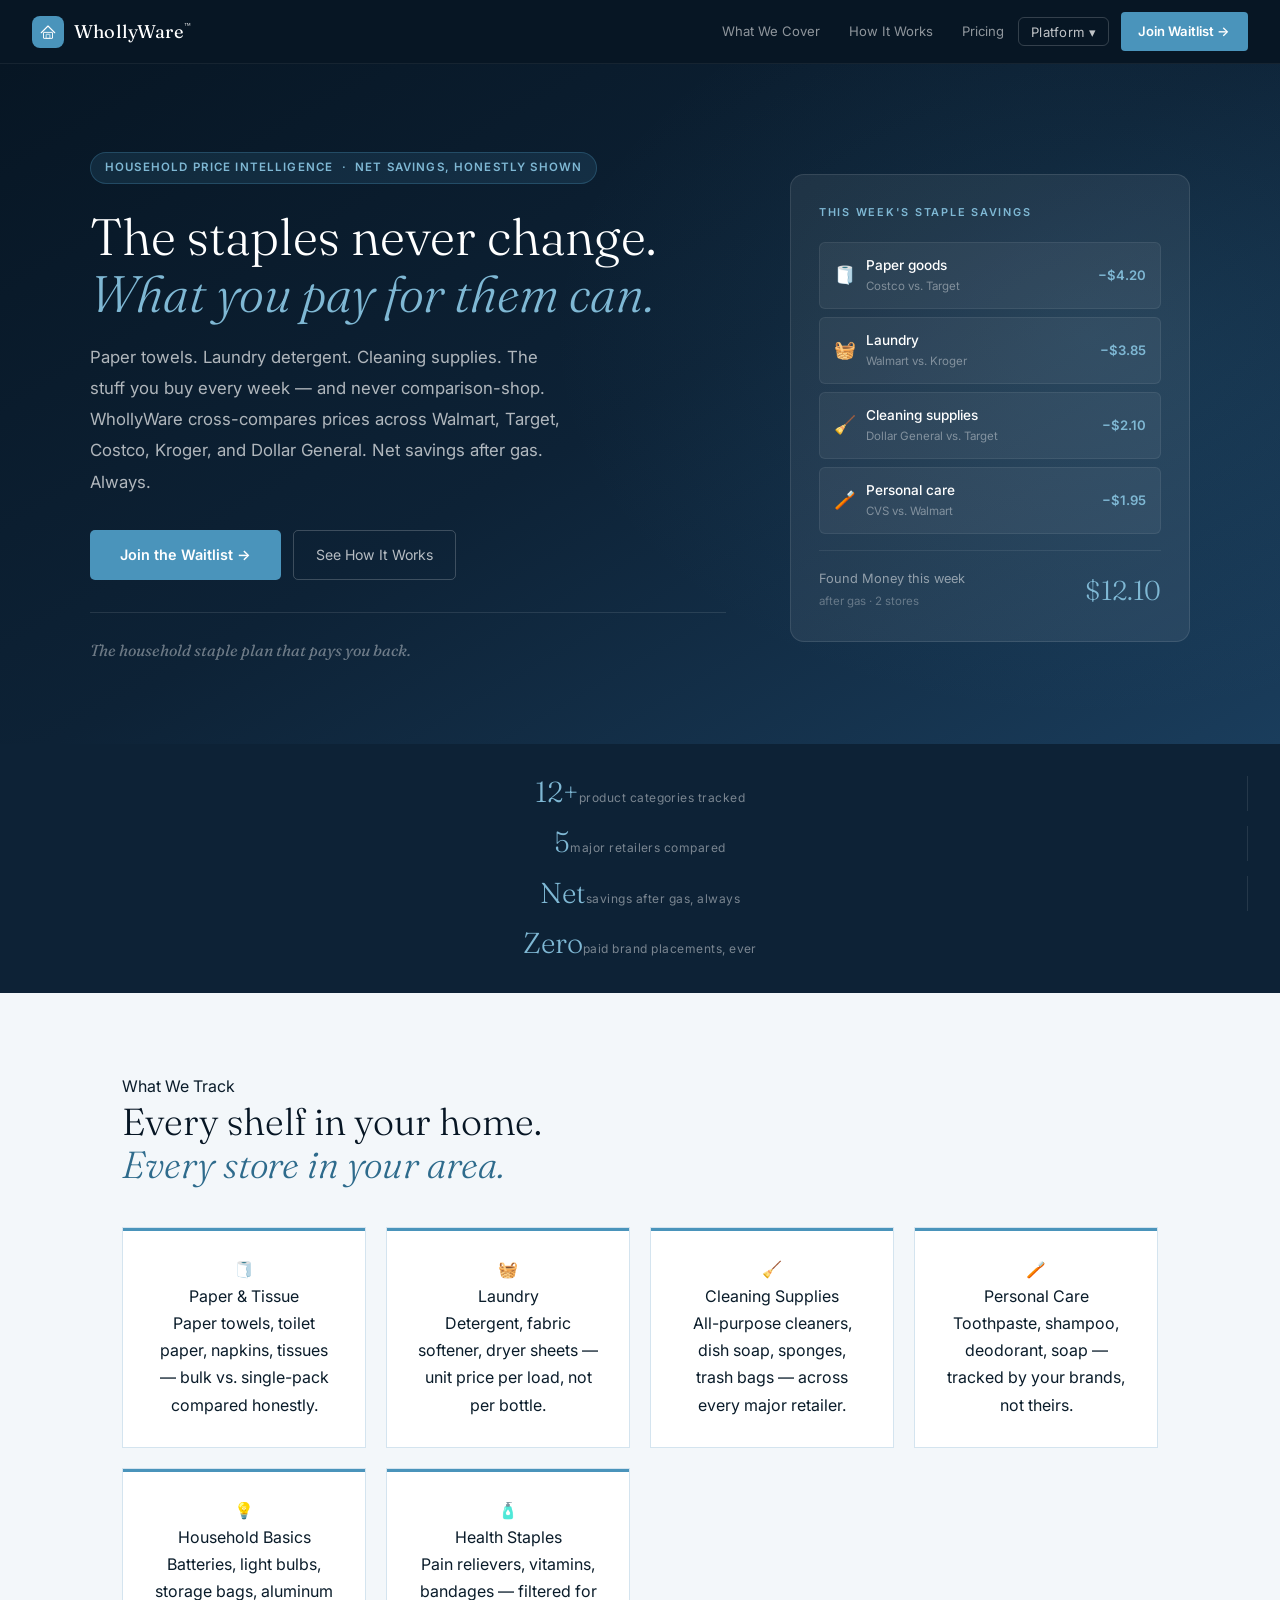
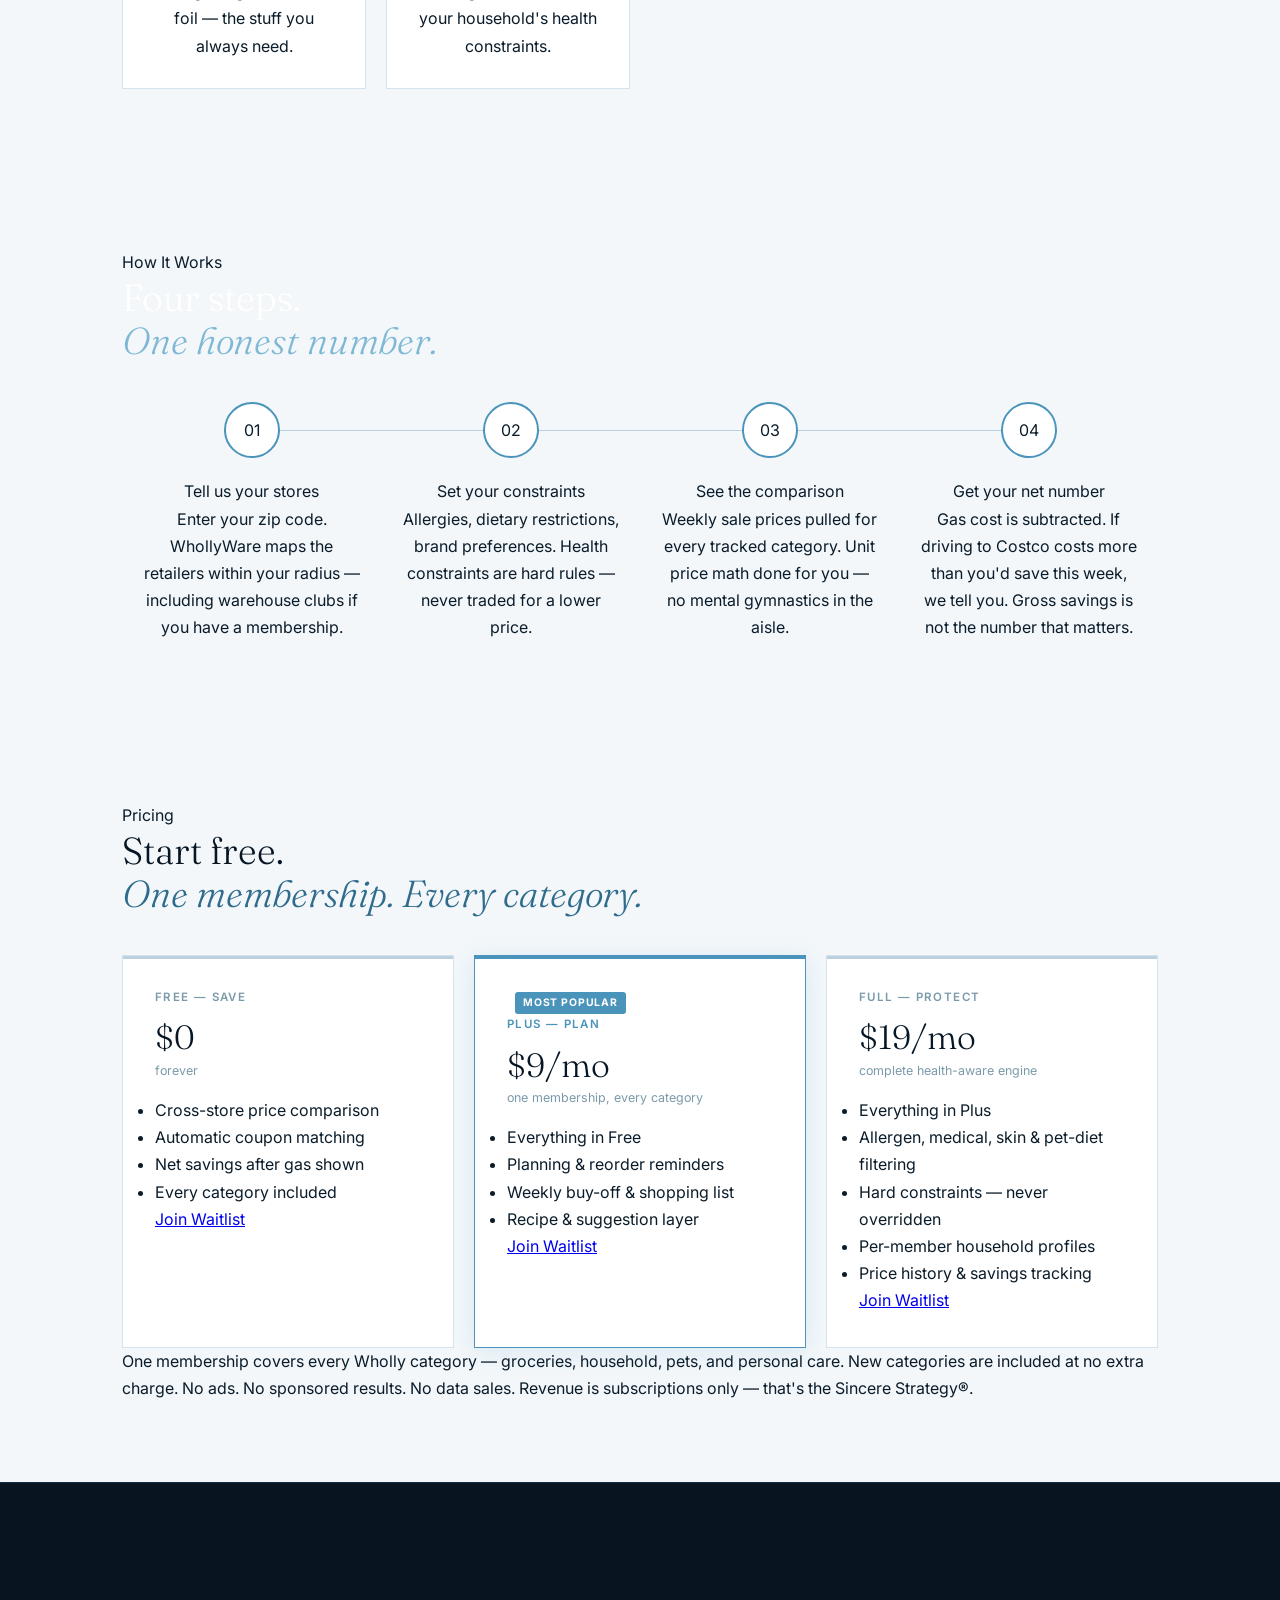
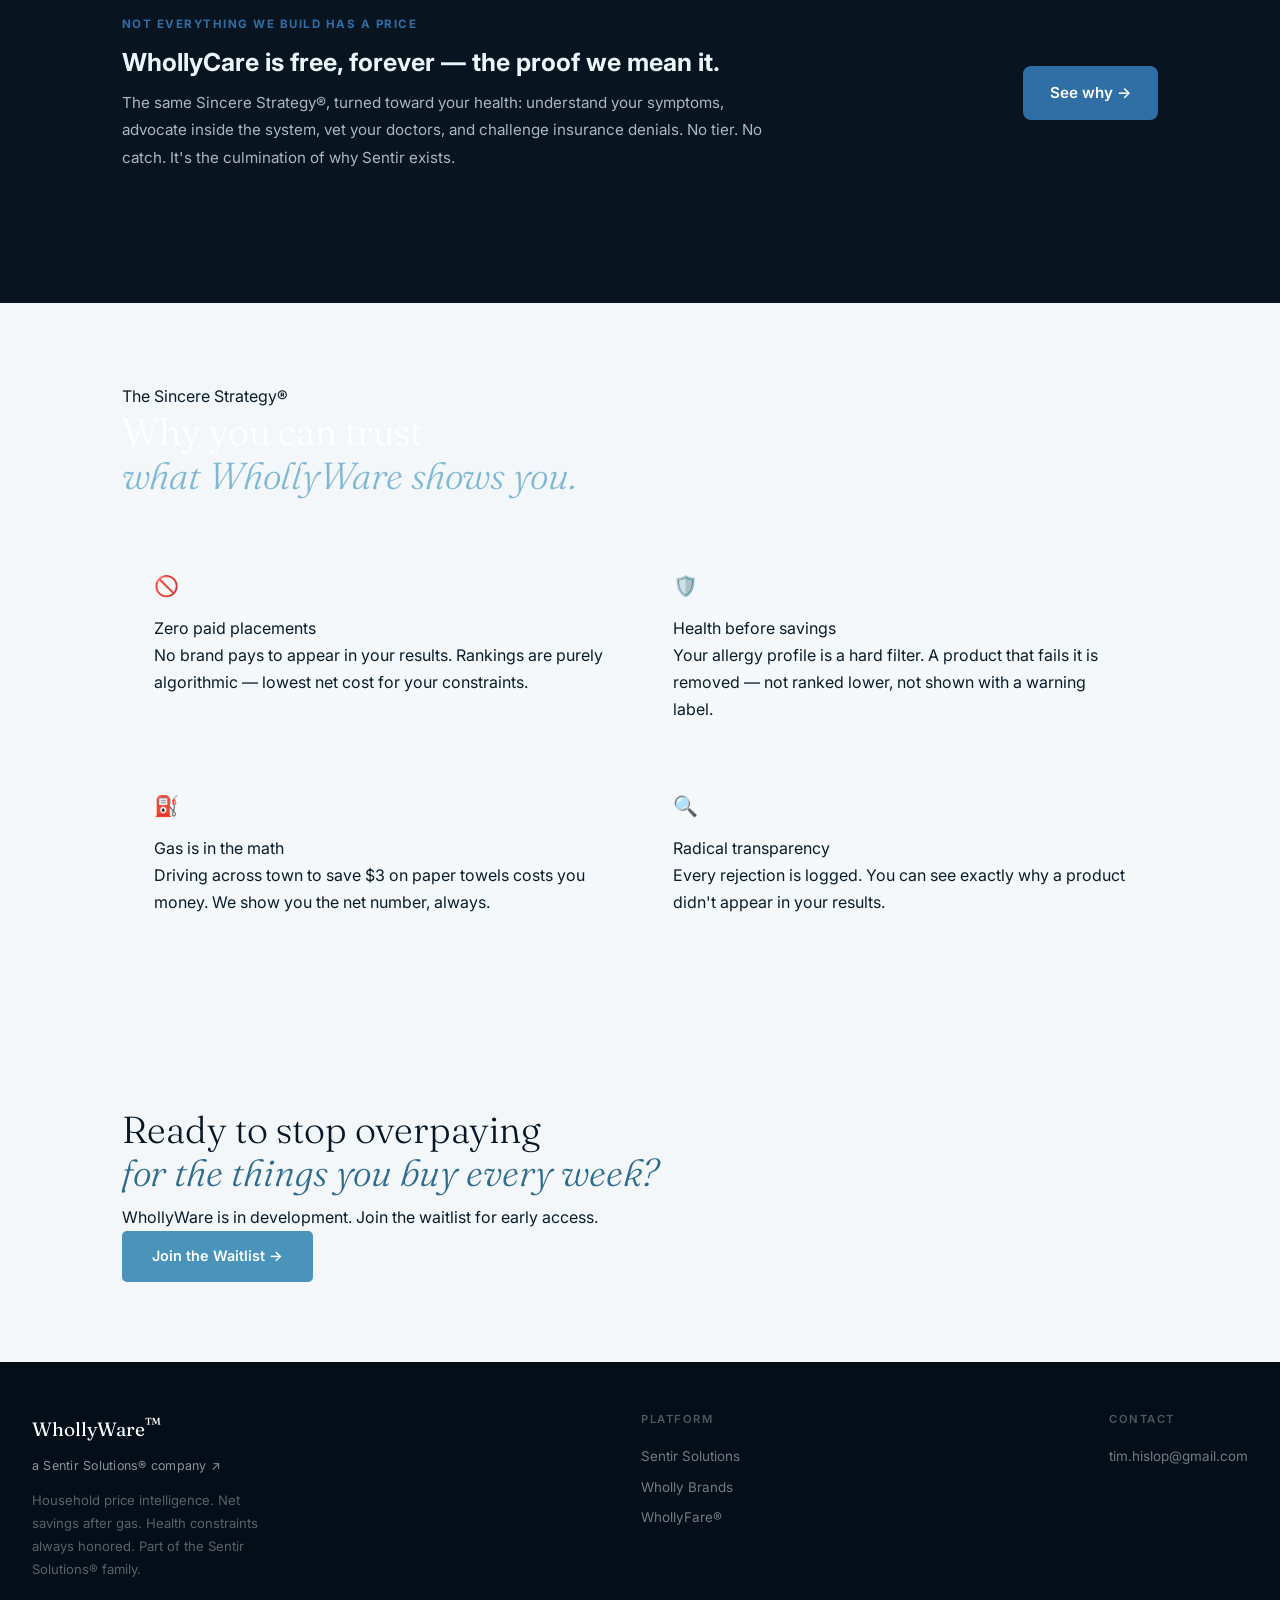
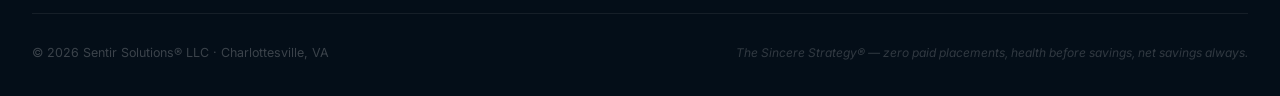
<file: whollyware/index.html>
<!DOCTYPE html>
<html lang="en">
<head>
  <meta charset="UTF-8" />
  <meta name="viewport" content="width=device-width, initial-scale=1.0" />
  <title>WhollyWare™ — Household Staples, Honestly Priced</title>
  <meta name="description" content="WhollyWare finds the best prices on paper towels, laundry detergent, cleaning supplies, and every household staple — across every store you actually shop at. Net savings, honestly shown." />
  <link rel="preconnect" href="https://fonts.googleapis.com" />
  <link rel="preconnect" href="https://fonts.gstatic.com" crossorigin />
  <link href="https://fonts.googleapis.com/css2?family=Fraunces:ital,opsz,wght@0,9..144,300;0,9..144,400;0,9..144,600;1,9..144,300&family=Inter:wght@300;400;500;600&display=swap" rel="stylesheet" />
  <style>
    *, *::before, *::after { box-sizing: border-box; margin: 0; padding: 0; }
    :root {
      --dark:      #071624;
      --mid:       #0D2236;
      --rich:      #1A3D5C;
      --cool:      #2E6B8C;
      --accent:    #4A94BB;
      --accent-lt: #7FB8D4;
      --cta:       #3A7EA8;
      --cta-lt:    #4A94BB;
      --bg:        #F3F7FA;
      --bg-alt:    #FFFFFF;
      --bg-cool:   #EAF2F8;
      --border:    #BDD0DF;
      --border-lt: #D4E4EF;
      --text:      #0A1C2A;
      --muted:     #446070;
      --muted-lt:  #7A9AAA;
      --max:       1100px;
    }
    html { scroll-behavior: smooth; }
    body { font-family: 'Inter', sans-serif; background: var(--bg); color: var(--text); font-size: 16px; line-height: 1.7; -webkit-font-smoothing: antialiased; }

    /* ── NAV ── */
    nav { position: sticky; top: 0; z-index: 100; background: var(--dark); padding: 0 2rem; height: 64px; display: flex; align-items: center; justify-content: space-between; gap: 1rem; border-bottom: 1px solid rgba(255,255,255,0.06); }
    .nav-brand { display: flex; align-items: center; gap: 10px; text-decoration: none; }
    .nav-mark { width: 32px; height: 32px; border-radius: 8px; background: var(--accent); display: flex; align-items: center; justify-content: center; flex-shrink: 0; }
    .nav-mark svg { width: 18px; height: 18px; }
    .nav-wordmark { font-family: 'Fraunces', serif; font-weight: 400; font-size: 1.15rem; color: #FFFFFF; letter-spacing: 0.01em; }
    .nav-wordmark sup { font-size: 0.6em; font-family: 'Inter', sans-serif; opacity: 0.7; vertical-align: super; }
    .nav-links { display: flex; align-items: center; }
    .nav-link { font-size: 0.82rem; color: rgba(255,255,255,0.55); text-decoration: none; padding: 0.4rem 0.9rem; border-radius: 3px; transition: color 0.2s; white-space: nowrap; }
    .nav-link:hover { color: #FFFFFF; }
    .nav-waitlist { background: var(--accent); color: #FFFFFF; font-weight: 600; font-size: 0.82rem; padding: 0.5rem 1.1rem; border-radius: 4px; text-decoration: none; margin-left: 0.75rem; transition: background 0.2s; white-space: nowrap; }
    .nav-waitlist:hover { background: var(--accent-lt); }

    /* ── HERO ── */
    .hero { background: linear-gradient(150deg, var(--dark) 0%, var(--mid) 50%, var(--rich) 100%); padding: 5.5rem 2rem 5rem; position: relative; overflow: hidden; }
    .hero::after { content: ''; position: absolute; inset: 0; background: radial-gradient(ellipse 60% 80% at 85% 40%, rgba(74,148,187,0.12) 0%, transparent 70%); pointer-events: none; }
    .hero-inner { max-width: var(--max); margin: 0 auto; position: relative; z-index: 1; display: grid; grid-template-columns: 1fr 400px; gap: 4rem; align-items: center; }
    .hero-eyebrow { display: inline-flex; align-items: center; gap: 8px; background: rgba(74,148,187,0.15); border: 1px solid rgba(74,148,187,0.3); border-radius: 20px; padding: 5px 14px; margin-bottom: 1.5rem; }
    .hero-eyebrow span { font-size: 0.72rem; font-weight: 600; letter-spacing: 0.1em; text-transform: uppercase; color: var(--accent-lt); }
    .hero h1 { font-family: 'Fraunces', serif; font-weight: 300; font-size: clamp(2.1rem, 4vw, 3.2rem); color: #FFFFFF; line-height: 1.12; margin-bottom: 1.25rem; }
    .hero h1 em { font-style: italic; color: var(--accent-lt); }
    .hero-sub { font-size: 1.05rem; color: rgba(255,255,255,0.68); max-width: 480px; line-height: 1.85; margin-bottom: 2rem; }
    .hero-actions { display: flex; gap: 12px; flex-wrap: wrap; align-items: center; }
    .btn-cta { display: inline-block; background: var(--accent); color: #FFFFFF; text-decoration: none; font-size: 0.9rem; font-weight: 600; padding: 13px 30px; border-radius: 5px; transition: background 0.2s; }
    .btn-cta:hover { background: var(--accent-lt); }
    .btn-ghost { display: inline-block; background: transparent; color: rgba(255,255,255,0.7); border: 1px solid rgba(255,255,255,0.2); text-decoration: none; font-size: 0.88rem; padding: 12px 22px; border-radius: 5px; transition: all 0.2s; }
    .btn-ghost:hover { border-color: rgba(255,255,255,0.45); color: #FFFFFF; }
    .hero-tagline { margin-top: 2rem; padding-top: 1.5rem; border-top: 1px solid rgba(255,255,255,0.1); font-family: 'Fraunces', serif; font-style: italic; font-size: 1rem; color: rgba(255,255,255,0.4); }

    /* Hero card */
    .hero-card { background: rgba(255,255,255,0.07); border: 1px solid rgba(255,255,255,0.1); border-radius: 14px; padding: 1.75rem; }
    .hero-card-label { font-size: 0.68rem; font-weight: 600; letter-spacing: 0.16em; text-transform: uppercase; color: var(--accent-lt); margin-bottom: 1.25rem; }
    .category-row { display: flex; align-items: center; justify-content: space-between; padding: 0.7rem 0.9rem; border-radius: 6px; margin-bottom: 0.5rem; background: rgba(255,255,255,0.05); border: 1px solid rgba(255,255,255,0.07); }
    .cat-left { display: flex; align-items: center; gap: 0.6rem; }
    .cat-emoji { font-size: 1.1rem; }
    .cat-name { font-size: 0.85rem; font-weight: 500; color: #FFFFFF; }
    .cat-stores { font-size: 0.72rem; color: rgba(255,255,255,0.4); }
    .cat-save { font-size: 0.82rem; font-weight: 600; color: var(--accent-lt); }
    .hero-card-divider { height: 1px; background: rgba(255,255,255,0.08); margin: 1rem 0; }
    .total-row { display: flex; justify-content: space-between; align-items: center; }
    .total-label { font-size: 0.8rem; color: rgba(255,255,255,0.5); }
    .total-amount { font-family: 'Fraunces', serif; font-size: 1.7rem; font-weight: 300; color: var(--accent-lt); }

    /* ── STAT BAR ── */
    .stat-bar { background: var(--mid); padding: 1.5rem 2rem; }
    .stat-bar-inner { max-width: var(--max); margin: 0 auto; display: flex; }
    .stat-item { flex: 1; text-align: center; padding: 0.5rem 1rem; position: relative; }
    .stat-item:not(:last-child)::after { content: ''; position: absolute; right: 0; top: 15%; bottom: 15%; width: 1px; background: rgba(255,255,255,0.1); }
    .stat-num { font-family: 'Fraunces', serif; font-size: 1.8rem; font-weight: 300; color: var(--accent-lt); line-height: 1.1; }
    .stat-label { font-size: 0.75rem; color: rgba(255,255,255,0.45); letter-spacing: 0.04em; margin-top: 0.2rem; }

    /* ── SECTIONS ── */
    .container { max-width: var(--max); margin: 0 auto; padding: 0 2rem; }
    section { padding: 5rem 2rem; }
    section.on-white { background: var(--bg-alt); }
    section.on-cool { background: var(--bg-cool); }
    section.on-dark { background: var(--dark); }

    .section-eyebrow { font-size: 0.72rem; font-weight: 600; letter-spacing: 0.18em; text-transform: uppercase; color: var(--accent); margin-bottom: 0.6rem; }
    .section-eyebrow.light { color: var(--accent-lt); }
    h2 { font-family: 'Fraunces', serif; font-weight: 300; font-size: clamp(1.65rem, 3vw, 2.35rem); color: var(--dark); line-height: 1.15; margin-bottom: 0.6rem; }
    h2 em { font-style: italic; color: var(--cool); }
    h2.light { color: #FFFFFF; }
    h2.light em { color: var(--accent-lt); }
    .rule { width: 44px; height: 2px; background: var(--accent); margin: 1rem 0 1.75rem; }
    .rule.light { background: var(--accent-lt); }
    .lead-text { font-size: 1rem; color: var(--muted); line-height: 1.9; max-width: 580px; margin-bottom: 2.5rem; }
    .lead-text.light { color: rgba(255,255,255,0.6); }

    /* ── CATEGORIES ── */
    .category-grid { display: grid; grid-template-columns: repeat(4, 1fr); gap: 1.25rem; margin-top: 2.5rem; }
    .cat-card { background: var(--bg-alt); border: 1px solid var(--border-lt); padding: 1.75rem; text-align: center; position: relative; }
    .cat-card::before { content: ''; position: absolute; top: 0; left: 0; right: 0; height: 3px; background: var(--accent); }
    .cat-big-icon { font-size: 2.2rem; margin-bottom: 0.85rem; }
    .cat-card h3 { font-family: 'Fraunces', serif; font-size: 1rem; font-weight: 400; color: var(--dark); margin-bottom: 0.5rem; }
    .cat-card p { font-size: 0.82rem; color: var(--muted); line-height: 1.7; }

    /* ── FEATURES ── */
    .feature-grid { display: grid; grid-template-columns: repeat(3, 1fr); gap: 1.5rem; margin-top: 2.5rem; }
    .feature-card { background: var(--bg-alt); border: 1px solid var(--border-lt); padding: 2rem; position: relative; }
    .feature-card::before { content: ''; position: absolute; top: 0; left: 0; right: 0; height: 3px; background: var(--accent); opacity: 0.6; }
    .feature-icon { font-size: 1.5rem; margin-bottom: 0.85rem; }
    .feature-card h3 { font-family: 'Fraunces', serif; font-size: 1.02rem; font-weight: 400; color: var(--dark); margin-bottom: 0.45rem; line-height: 1.3; }
    .feature-card p { font-size: 0.875rem; color: var(--muted); line-height: 1.8; }

    /* ── STEPS ── */
    .steps { display: grid; grid-template-columns: repeat(4, 1fr); gap: 0; margin-top: 2.5rem; position: relative; }
    .steps::before { content: ''; position: absolute; top: 28px; left: calc(12.5% + 12px); right: calc(12.5% + 12px); height: 1px; background: var(--border); z-index: 0; }
    .step { padding: 0 1.25rem; text-align: center; position: relative; z-index: 1; }
    .step-num { width: 56px; height: 56px; border-radius: 50%; background: var(--bg-alt); border: 2px solid var(--accent); display: flex; align-items: center; justify-content: center; margin: 0 auto 1.25rem; }
    .step-num span { font-family: 'Fraunces', serif; font-size: 1.2rem; font-weight: 300; color: var(--accent); }
    .step h4 { font-family: 'Fraunces', serif; font-weight: 400; font-size: 0.98rem; color: var(--dark); margin-bottom: 0.5rem; line-height: 1.3; }
    .step p { font-size: 0.83rem; color: var(--muted); line-height: 1.75; }

    /* ── PRICING ── */
    .pricing-grid { display: grid; grid-template-columns: repeat(3, 1fr); gap: 1.25rem; margin-top: 2.5rem; }
    .price-card { background: var(--bg-alt); border: 1px solid var(--border-lt); padding: 2rem; position: relative; }
    .price-card.featured { border-color: var(--accent); box-shadow: 0 4px 24px rgba(74,148,187,0.14); }
    .price-card::before { content: ''; position: absolute; top: 0; left: 0; right: 0; height: 3px; background: var(--border); }
    .price-card.featured::before { background: var(--accent); }
    .price-tier { font-size: 0.72rem; font-weight: 600; letter-spacing: 0.12em; text-transform: uppercase; color: var(--muted-lt); margin-bottom: 0.85rem; }
    .price-card.featured .price-tier { color: var(--accent); }
    .price-amount { font-family: 'Fraunces', serif; font-size: 2.1rem; font-weight: 300; color: var(--dark); line-height: 1; }
    .price-period { font-size: 0.78rem; color: var(--muted-lt); margin: 0.3rem 0 1rem; }
    .price-desc { font-size: 0.87rem; color: var(--muted); line-height: 1.75; padding-top: 1rem; border-top: 1px solid var(--border-lt); }
    .price-badge { display: inline-block; font-size: 0.65rem; font-weight: 700; letter-spacing: 0.08em; text-transform: uppercase; background: var(--accent); color: #FFFFFF; padding: 2px 8px; border-radius: 3px; margin-left: 0.5rem; vertical-align: middle; }

    /* ── SINCERE ── */
    .sincere-grid { display: grid; grid-template-columns: 1fr 1fr; gap: 1px; background: rgba(255,255,255,0.06); margin-top: 2.5rem; }
    .sincere-item { padding: 2rem; background: rgba(255,255,255,0.03); }
    .sincere-icon { font-size: 1.25rem; margin-bottom: 0.75rem; }
    .sincere-item h4 { font-size: 0.92rem; font-weight: 600; color: #FFFFFF; margin-bottom: 0.4rem; }
    .sincere-item p { font-size: 0.84rem; color: rgba(255,255,255,0.55); line-height: 1.75; }

    /* ── WAITLIST ── */
    .waitlist-box { max-width: 620px; margin: 0 auto; text-align: center; }
    .waitlist-box p { font-size: 0.97rem; color: var(--muted); max-width: 440px; margin: 0 auto 2rem; line-height: 1.85; }

    /* ── FOOTER ── */
    footer { background: #040E18; padding: 3rem 2rem 2rem; }
    .footer-inner { max-width: var(--max); margin: 0 auto; }
    .footer-top { display: flex; gap: 3rem; justify-content: space-between; padding-bottom: 2rem; border-bottom: 1px solid rgba(255,255,255,0.07); margin-bottom: 1.75rem; }
    .footer-brand .footer-wordmark { font-family: 'Fraunces', serif; font-weight: 400; font-size: 1.2rem; color: #FFFFFF; margin-bottom: 0.6rem; }
    .footer-brand p { font-size: 0.82rem; color: rgba(255,255,255,0.35); line-height: 1.75; max-width: 240px; }
    .footer-col h5 { font-size: 0.7rem; font-weight: 600; letter-spacing: 0.14em; text-transform: uppercase; color: rgba(255,255,255,0.3); margin-bottom: 1rem; }
    .footer-col a { display: block; font-size: 0.84rem; color: rgba(255,255,255,0.45); text-decoration: none; margin-bottom: 0.5rem; transition: color 0.2s; }
    .footer-col a:hover { color: var(--accent-lt); }
    .footer-bottom { display: flex; justify-content: space-between; align-items: center; }
    .footer-copy { font-size: 0.78rem; color: rgba(255,255,255,0.22); }
    .footer-sincere { font-size: 0.75rem; color: rgba(255,255,255,0.18); font-style: italic; }

    .fade-in { opacity: 0; transform: translateY(16px); transition: opacity 0.5s ease, transform 0.5s ease; }
    .fade-in.visible { opacity: 1; transform: none; }

    @media (max-width: 960px) {
      .hero-inner { grid-template-columns: 1fr; }
      .hero-card { display: none; }
      .category-grid { grid-template-columns: 1fr 1fr; }
      .feature-grid { grid-template-columns: 1fr 1fr; }
      .steps { grid-template-columns: 1fr 1fr; gap: 2rem; }
      .steps::before { display: none; }
      .pricing-grid { grid-template-columns: 1fr 1fr; }
      .sincere-grid { grid-template-columns: 1fr; }
      .footer-top { flex-direction: column; gap: 2rem; }
      .footer-bottom { flex-direction: column; gap: 0.5rem; text-align: center; }
    }
    @media (max-width: 640px) {
      .category-grid, .feature-grid, .pricing-grid { grid-template-columns: 1fr; }
      .steps { grid-template-columns: 1fr; }
      nav { padding: 0 1rem; }
      .nav-links .nav-link { display: none; }
      .nav-links .nav-waitlist { display: flex; }
    }

    /* ── PLATFORM DROPDOWN ── */
    .nav-dropdown { position: relative; }
    .nav-dropdown-trigger {
      background: none; border: 1px solid rgba(255,255,255,0.18);
      color: rgba(255,255,255,0.75); font-size: 0.82rem; font-family: inherit;
      cursor: pointer; padding: 0.35rem 0.75rem; border-radius: 6px;
      transition: background 0.2s, color 0.2s; letter-spacing: 0.02em;
    }
    .nav-dropdown-trigger:hover { background: rgba(255,255,255,0.1); color: white; }
    .nav-dropdown-menu {
      display: none; position: absolute; top: calc(100% + 10px); right: 0;
      background: #0e0e1a; border: 1px solid rgba(255,255,255,0.12);
      border-radius: 10px; padding: 0.5rem; min-width: 210px;
      z-index: 200; box-shadow: 0 12px 40px rgba(0,0,0,0.5);
    }
    .nav-dropdown.open .nav-dropdown-menu { display: block; }
    .nav-dropdown-menu a {
      display: block; padding: 0.5rem 0.85rem; color: rgba(255,255,255,0.7);
      text-decoration: none; font-size: 0.83rem; border-radius: 6px;
      transition: background 0.15s, color 0.15s;
    }
    .nav-dropdown-menu a:hover { background: rgba(255,255,255,0.08); color: white; }
    .nav-dropdown-menu a.current-brand {
      color: white; font-weight: 600;
      background: rgba(255,255,255,0.07); cursor: default; pointer-events: none;
    }
    .dropdown-group-label {
      font-size: 0.68rem; font-weight: 600; letter-spacing: 0.1em;
      text-transform: uppercase; color: rgba(255,255,255,0.28);
      padding: 0.6rem 0.85rem 0.25rem;
    }
    .dropdown-divider { border-top: 1px solid rgba(255,255,255,0.08); margin: 0.4rem 0; }
  </style>
</head>
<body>

<!-- NAV -->
<nav>
  <a class="nav-brand" href="#">
    <div class="nav-mark">
      <svg viewBox="0 0 48 48" fill="none" xmlns="http://www.w3.org/2000/svg">
        <polyline points="6,26 24,8 42,26" stroke="white" stroke-width="3" stroke-linecap="round" stroke-linejoin="round"/>
        <rect x="12" y="25" width="24" height="16" rx="1" stroke="white" stroke-width="2.5" fill="none"/>
        <rect x="19" y="30" width="10" height="11" rx="1" stroke="white" stroke-width="2" fill="none"/>
      </svg>
    </div>
    <span class="nav-wordmark">WhollyWare<sup>™</sup></span>
  </a>
  <div class="nav-links">
    <a href="#categories" class="nav-link">What We Cover</a>
    <a href="#how-it-works" class="nav-link">How It Works</a>
    <a href="#pricing" class="nav-link">Pricing</a>
    <div class="nav-dropdown">
      <button class="nav-dropdown-trigger">Platform ▾</button>
      <div class="nav-dropdown-menu">
        <div class="dropdown-group-label">Sentir Solutions</div>
        <a href="https://sentirsolutions.github.io/sentir-solutions-site/">Sentir Solutions® — Home</a>
        <div class="dropdown-divider"></div>
        <div class="dropdown-group-label">Wholly Brands</div>
        <a href="https://whollyfare-website-whlrpy4dnreymq3gbjjkup.streamlit.app/" target="_blank" rel="noopener">WhollyFare® ↗</a>
      <a href="https://sentirsolutions.github.io/sentir-solutions-site/whollyware/" class="current-brand">WhollyWare™ ← you are here</a>
      <a href="https://sentirsolutions.github.io/sentir-solutions-site/whollypaws/">WhollyPaws™</a>
      <a href="https://sentirsolutions.github.io/sentir-solutions-site/whollybare/">WhollyBare™</a>
      </div>
    </div>
    <a href="mailto:tim.hislop@gmail.com?subject=WhollyWare%20Waitlist" class="nav-waitlist">Join Waitlist →</a>
  </div>
</nav>

<!-- HERO -->
<section class="hero">
  <div class="hero-inner">
    <div>
      <div class="hero-eyebrow">
        <span>Household price intelligence &nbsp;·&nbsp; Net savings, honestly shown</span>
      </div>
      <h1>The staples never change.<br /><em>What you pay for them can.</em></h1>
      <p class="hero-sub">Paper towels. Laundry detergent. Cleaning supplies. The stuff you buy every week — and never comparison-shop. WhollyWare cross-compares prices across Walmart, Target, Costco, Kroger, and Dollar General. Net savings after gas. Always.</p>
      <div class="hero-actions">
        <a href="mailto:tim.hislop@gmail.com?subject=WhollyWare%20Waitlist" class="btn-cta">Join the Waitlist →</a>
        <a href="#how-it-works" class="btn-ghost">See How It Works</a>
      </div>
      <p class="hero-tagline">The household staple plan that pays you back.</p>
    </div>

    <div class="hero-card">
      <div class="hero-card-label">This Week's Staple Savings</div>
      <div class="category-row">
        <div class="cat-left"><span class="cat-emoji">🧻</span><div><div class="cat-name">Paper goods</div><div class="cat-stores">Costco vs. Target</div></div></div>
        <div class="cat-save">−$4.20</div>
      </div>
      <div class="category-row">
        <div class="cat-left"><span class="cat-emoji">🧺</span><div><div class="cat-name">Laundry</div><div class="cat-stores">Walmart vs. Kroger</div></div></div>
        <div class="cat-save">−$3.85</div>
      </div>
      <div class="category-row">
        <div class="cat-left"><span class="cat-emoji">🧹</span><div><div class="cat-name">Cleaning supplies</div><div class="cat-stores">Dollar General vs. Target</div></div></div>
        <div class="cat-save">−$2.10</div>
      </div>
      <div class="category-row">
        <div class="cat-left"><span class="cat-emoji">🪥</span><div><div class="cat-name">Personal care</div><div class="cat-stores">CVS vs. Walmart</div></div></div>
        <div class="cat-save">−$1.95</div>
      </div>
      <div class="hero-card-divider"></div>
      <div class="total-row">
        <div>
          <div class="total-label">Found Money this week</div>
          <div style="font-size:0.72rem;color:rgba(255,255,255,0.3);margin-top:2px;">after gas · 2 stores</div>
        </div>
        <div class="total-amount">$12.10</div>
      </div>
    </div>
  </div>
</section>

<!-- STAT BAR -->
<div class="stat-bar">
  <div class="stat-item"><span class="stat-num">12+</span><span class="stat-label">product categories tracked</span></div>
  <div class="stat-item"><span class="stat-num">5</span><span class="stat-label">major retailers compared</span></div>
  <div class="stat-item"><span class="stat-num">Net</span><span class="stat-label">savings after gas, always</span></div>
  <div class="stat-item"><span class="stat-num">Zero</span><span class="stat-label">paid brand placements, ever</span></div>
</div>

<!-- CATEGORIES -->
<section id="categories" class="categories-section">
  <div class="container">
    <p class="section-label fade-in">What We Track</p>
    <h2 class="fade-in">Every shelf in your home.<br /><em>Every store in your area.</em></h2>
    <div class="divider fade-in"></div>
    <div class="category-grid fade-in">
      <div class="cat-card">
        <div class="cat-card-icon">🧻</div>
        <div class="cat-card-name">Paper & Tissue</div>
        <div class="cat-card-desc">Paper towels, toilet paper, napkins, tissues — bulk vs. single-pack compared honestly.</div>
      </div>
      <div class="cat-card">
        <div class="cat-card-icon">🧺</div>
        <div class="cat-card-name">Laundry</div>
        <div class="cat-card-desc">Detergent, fabric softener, dryer sheets — unit price per load, not per bottle.</div>
      </div>
      <div class="cat-card">
        <div class="cat-card-icon">🧹</div>
        <div class="cat-card-name">Cleaning Supplies</div>
        <div class="cat-card-desc">All-purpose cleaners, dish soap, sponges, trash bags — across every major retailer.</div>
      </div>
      <div class="cat-card">
        <div class="cat-card-icon">🪥</div>
        <div class="cat-card-name">Personal Care</div>
        <div class="cat-card-desc">Toothpaste, shampoo, deodorant, soap — tracked by your brands, not theirs.</div>
      </div>
      <div class="cat-card">
        <div class="cat-card-icon">💡</div>
        <div class="cat-card-name">Household Basics</div>
        <div class="cat-card-desc">Batteries, light bulbs, storage bags, aluminum foil — the stuff you always need.</div>
      </div>
      <div class="cat-card">
        <div class="cat-card-icon">🧴</div>
        <div class="cat-card-name">Health Staples</div>
        <div class="cat-card-desc">Pain relievers, vitamins, bandages — filtered for your household's health constraints.</div>
      </div>
    </div>
  </div>
</section>

<!-- HOW IT WORKS -->
<section id="how-it-works" class="steps-section dark">
  <div class="container">
    <p class="section-label light fade-in">How It Works</p>
    <h2 class="light fade-in">Four steps.<br /><em>One honest number.</em></h2>
    <div class="divider fade-in"></div>
    <div class="steps fade-in">
      <div class="step">
        <div class="step-num">01</div>
        <div class="step-title">Tell us your stores</div>
        <div class="step-body">Enter your zip code. WhollyWare maps the retailers within your radius — including warehouse clubs if you have a membership.</div>
      </div>
      <div class="step">
        <div class="step-num">02</div>
        <div class="step-title">Set your constraints</div>
        <div class="step-body">Allergies, dietary restrictions, brand preferences. Health constraints are hard rules — never traded for a lower price.</div>
      </div>
      <div class="step">
        <div class="step-num">03</div>
        <div class="step-title">See the comparison</div>
        <div class="step-body">Weekly sale prices pulled for every tracked category. Unit price math done for you — no mental gymnastics in the aisle.</div>
      </div>
      <div class="step">
        <div class="step-num">04</div>
        <div class="step-title">Get your net number</div>
        <div class="step-body">Gas cost is subtracted. If driving to Costco costs more than you'd save this week, we tell you. Gross savings is not the number that matters.</div>
      </div>
    </div>
  </div>
</section>

<!-- PRICING -->
<section id="pricing" class="pricing-section">
  <div class="container">
    <p class="section-label fade-in">Pricing</p>
    <h2 class="fade-in">Start free.<br /><em>One membership. Every category.</em></h2>
    <div class="divider fade-in"></div>
    <div class="pricing-grid fade-in">

      <div class="price-card">
        <div class="price-tier">Free &mdash; Save</div>
        <div class="price-amount">$0</div>
        <div class="price-period">forever</div>
        <ul class="price-features">
          <li>Cross-store price comparison</li>
          <li>Automatic coupon matching</li>
          <li>Net savings after gas shown</li>
          <li>Every category included</li>
        </ul>
        <a href="mailto:tim.hislop@gmail.com?subject=WhollyWare%20Waitlist" class="price-cta price-cta-ghost">Join Waitlist</a>
      </div>

      <div class="price-card featured">
        <div class="price-badge">Most Popular</div>
        <div class="price-tier">Plus &mdash; Plan</div>
        <div class="price-amount">$9<span>/mo</span></div>
        <div class="price-period">one membership, every category</div>
        <ul class="price-features">
          <li>Everything in Free</li>
          <li>Planning &amp; reorder reminders</li>
          <li>Weekly buy-off &amp; shopping list</li>
          <li>Recipe &amp; suggestion layer</li>
        </ul>
        <a href="mailto:tim.hislop@gmail.com?subject=WhollyWare%20Waitlist" class="price-cta">Join Waitlist</a>
      </div>

      <div class="price-card">
        <div class="price-tier">Full &mdash; Protect</div>
        <div class="price-amount">$19<span>/mo</span></div>
        <div class="price-period">complete health-aware engine</div>
        <ul class="price-features">
          <li>Everything in Plus</li>
          <li>Allergen, medical, skin &amp; pet-diet filtering</li>
          <li>Hard constraints &mdash; never overridden</li>
          <li>Per-member household profiles</li>
          <li>Price history &amp; savings tracking</li>
        </ul>
        <a href="mailto:tim.hislop@gmail.com?subject=WhollyWare%20Waitlist" class="price-cta price-cta-ghost">Join Waitlist</a>
      </div>

    </div>
    <p class="pricing-note">One membership covers every Wholly category &mdash; groceries, household, pets, and personal care. New categories are included at no extra charge. No ads. No sponsored results. No data sales. Revenue is subscriptions only &mdash; that's the Sincere Strategy&reg;.</p>
  </div>
</section>

<!-- WHOLLYCARE FREE STRIP (stands apart from the paid tiers) -->
<section style="background:#081420;border-top:1px solid rgba(47,111,165,0.28);">
  <div style="max-width:var(--max);margin:0 auto;padding:3.25rem 2rem;display:flex;flex-wrap:wrap;gap:1.75rem;align-items:center;justify-content:space-between;">
    <div style="flex:1;min-width:300px;">
      <div style="font-size:0.72rem;font-weight:700;letter-spacing:0.13em;text-transform:uppercase;color:#2F6FA5;margin-bottom:0.7rem;">Not everything we build has a price</div>
      <h3 style="font-size:1.55rem;color:#EAF6F9;margin:0 0 0.7rem;font-weight:700;line-height:1.3;">WhollyCare is free, forever &mdash; the proof we mean it.</h3>
      <p style="font-size:0.95rem;color:rgba(234,246,249,0.72);line-height:1.8;max-width:640px;margin:0;">The same Sincere Strategy&reg;, turned toward your health: understand your symptoms, advocate inside the system, vet your doctors, and challenge insurance denials. No tier. No catch. It's the culmination of why Sentir exists.</p>
    </div>
    <a href="../whollycare/" target="_blank" rel="noopener" style="flex-shrink:0;background:#2F6FA5;color:#fff;font-weight:600;font-size:0.95rem;padding:0.9rem 1.7rem;border-radius:8px;text-decoration:none;white-space:nowrap;">See why &rarr;</a>
  </div>
</section>


<!-- SINCERE STRATEGY -->
<section class="sincere-section dark">
  <div class="container">
    <p class="section-label light fade-in">The Sincere Strategy®</p>
    <h2 class="light fade-in">Why you can trust<br /><em>what WhollyWare shows you.</em></h2>
    <div class="divider fade-in"></div>
    <div class="sincere-grid fade-in">
      <div class="sincere-item">
        <div class="sincere-icon">🚫</div>
        <div class="sincere-title">Zero paid placements</div>
        <div class="sincere-body">No brand pays to appear in your results. Rankings are purely algorithmic — lowest net cost for your constraints.</div>
      </div>
      <div class="sincere-item">
        <div class="sincere-icon">🛡️</div>
        <div class="sincere-title">Health before savings</div>
        <div class="sincere-body">Your allergy profile is a hard filter. A product that fails it is removed — not ranked lower, not shown with a warning label.</div>
      </div>
      <div class="sincere-item">
        <div class="sincere-icon">⛽</div>
        <div class="sincere-title">Gas is in the math</div>
        <div class="sincere-body">Driving across town to save $3 on paper towels costs you money. We show you the net number, always.</div>
      </div>
      <div class="sincere-item">
        <div class="sincere-icon">🔍</div>
        <div class="sincere-title">Radical transparency</div>
        <div class="sincere-body">Every rejection is logged. You can see exactly why a product didn't appear in your results.</div>
      </div>
    </div>
  </div>
</section>

<!-- CTA -->
<section class="cta-section">
  <div class="container">
    <h2 class="fade-in">Ready to stop overpaying<br /><em>for the things you buy every week?</em></h2>
    <p class="cta-sub fade-in">WhollyWare is in development. Join the waitlist for early access.</p>
    <a href="mailto:tim.hislop@gmail.com?subject=WhollyWare%20Waitlist" class="btn-cta fade-in">Join the Waitlist →</a>
  </div>
</section>

<!-- FOOTER -->
<footer>
  <div class="footer-top">
    <div class="footer-brand">
      <div class="footer-wordmark">WhollyWare<sup>™</sup></div>
      <a href="../" style="display:block;font-size:0.78rem;color:rgba(255,255,255,0.55);text-decoration:none;margin-bottom:0.8rem;letter-spacing:0.02em;">a Sentir Solutions® company ↗</a>
      <p>Household price intelligence. Net savings after gas. Health constraints always honored. Part of the Sentir Solutions® family.</p>
    </div>
    <div class="footer-col">
      <h5>Platform</h5>
      <a href="https://sentirsolutions.github.io/sentir-solutions-site/" target="_blank" rel="noopener">Sentir Solutions</a>
      <a href="https://sentirsolutions.github.io/sentir-solutions-site/brands.html" target="_blank" rel="noopener">Wholly Brands</a>
      <a href="https://sentirsolutions.github.io/whollyfare-website/" target="_blank" rel="noopener">WhollyFare®</a>
    </div>
    <div class="footer-col">
      <h5>Contact</h5>
      <a href="mailto:tim.hislop@gmail.com">tim.hislop@gmail.com</a>
    </div>
  </div>
  <div class="footer-bottom">
    <div class="footer-copy">© 2026 Sentir Solutions® LLC · Charlottesville, VA</div>
    <div class="footer-sincere">The Sincere Strategy® — zero paid placements, health before savings, net savings always.</div>
  </div>
</footer>

<script>
  const obs = new IntersectionObserver((entries) => {
    entries.forEach(e => { if (e.isIntersecting) { e.target.classList.add('visible'); obs.unobserve(e.target); } });
  }, { threshold: 0.1 });
  document.querySelectorAll('.fade-in').forEach(el => obs.observe(el));
</script>

  <script>
    // Platform dropdown toggle
    const trigger = document.querySelector('.nav-dropdown-trigger');
    const dropdown = document.querySelector('.nav-dropdown');
    if (trigger && dropdown) {
      trigger.addEventListener('click', function(e) {
        e.stopPropagation();
        dropdown.classList.toggle('open');
      });
      document.addEventListener('click', function() {
        dropdown.classList.remove('open');
      });
    }
  </script>
</body>
</html>
</file>
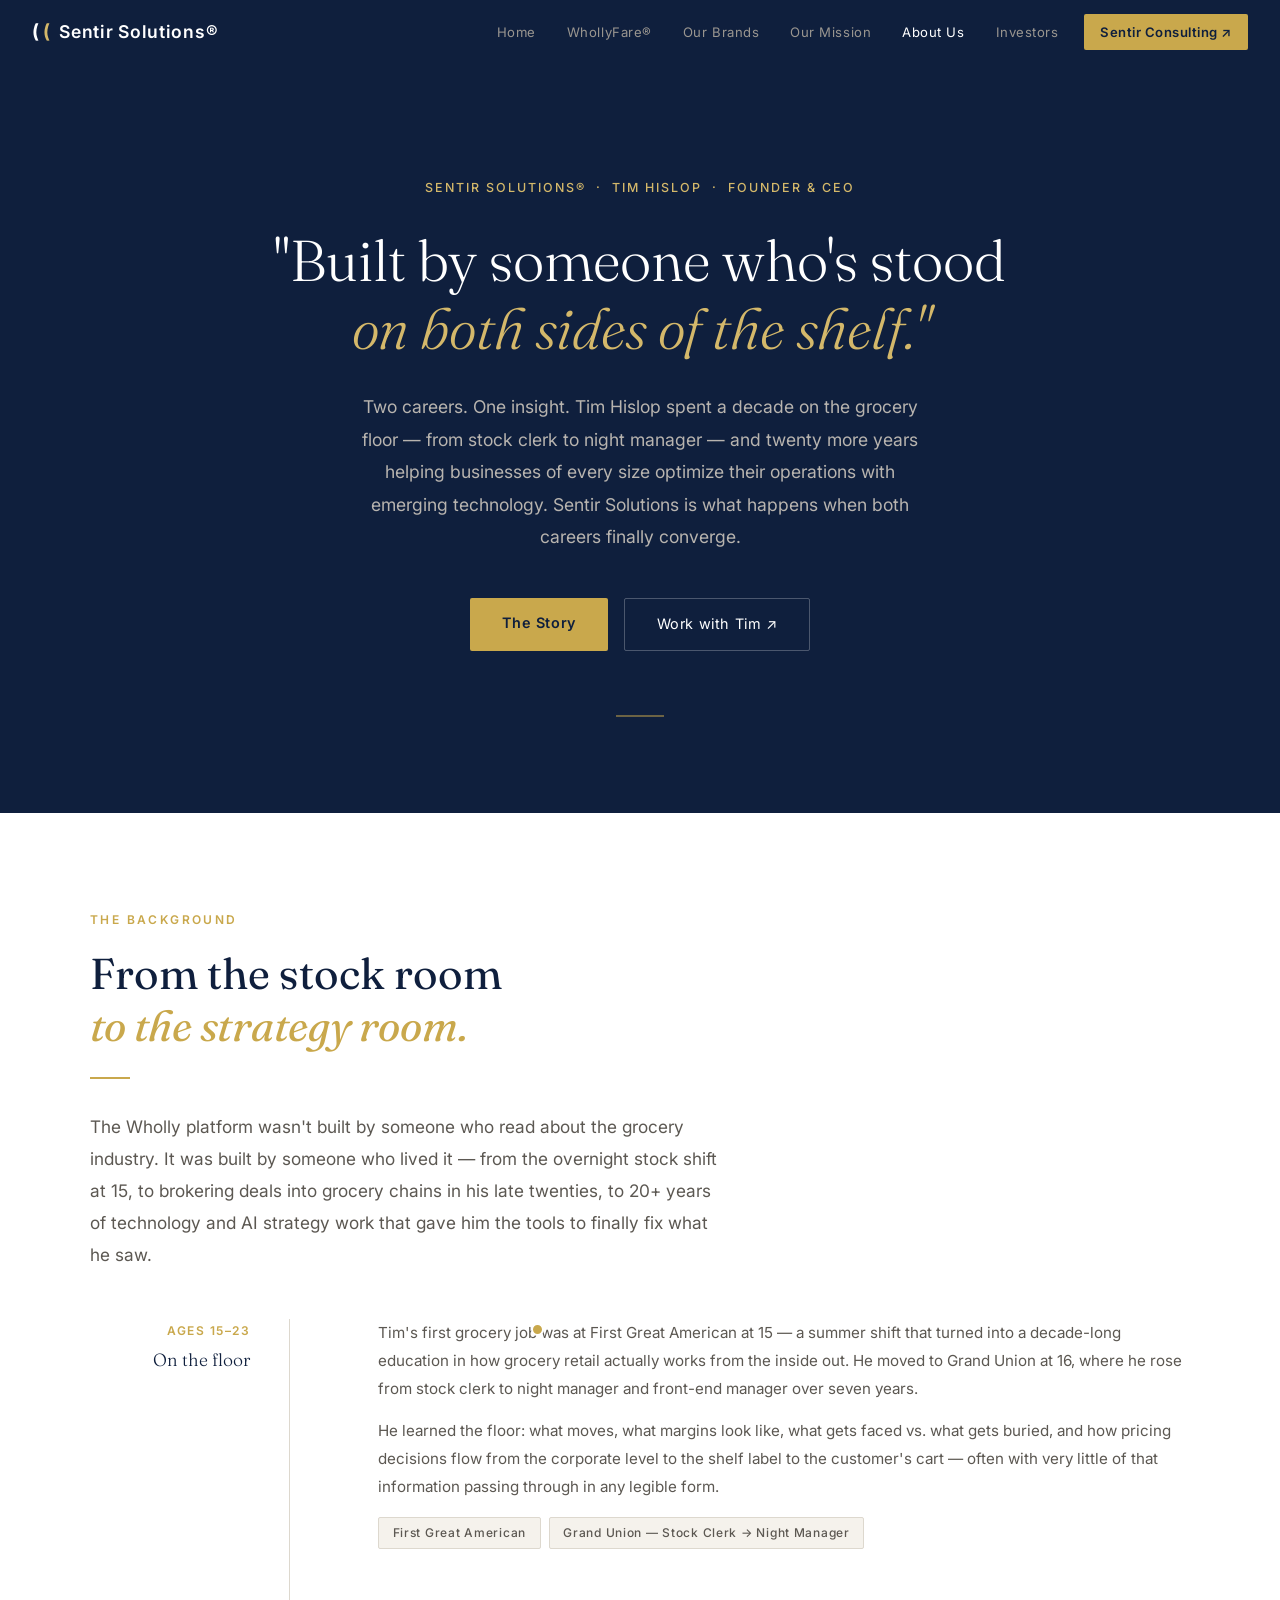
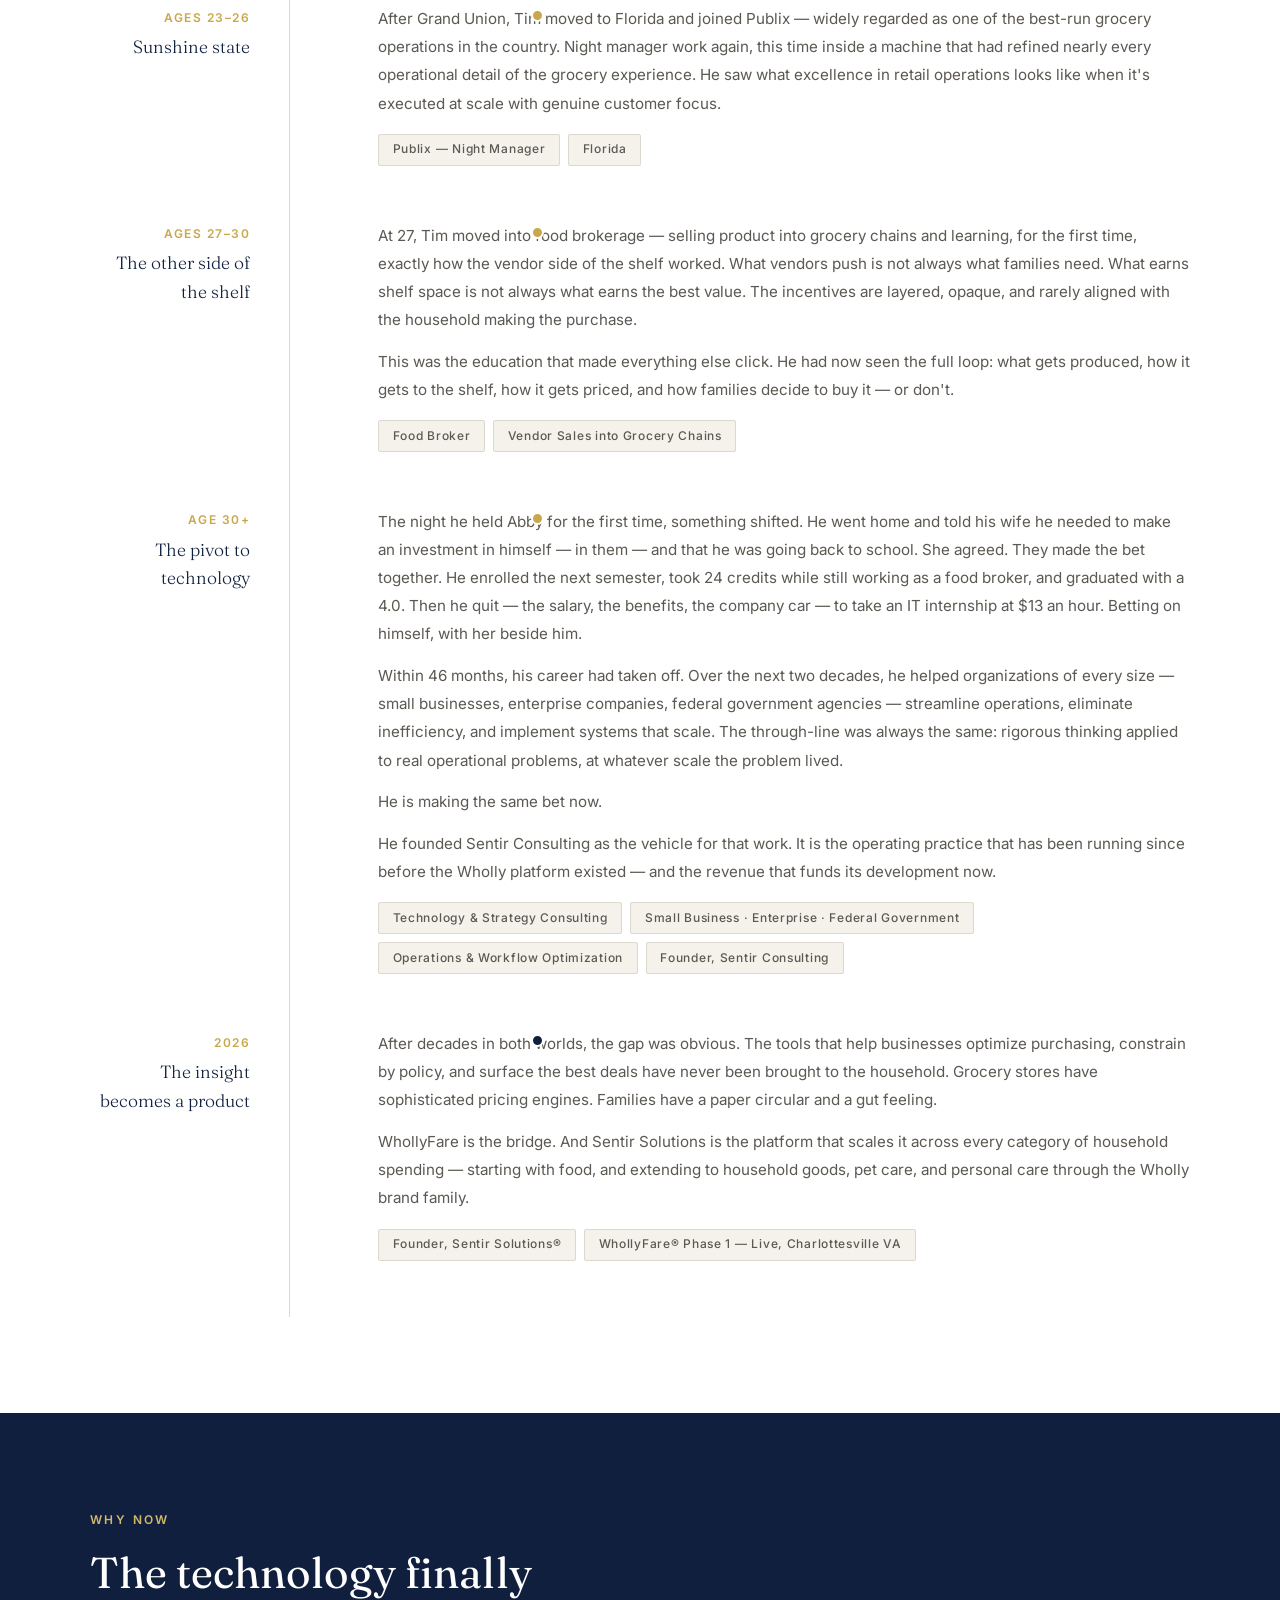
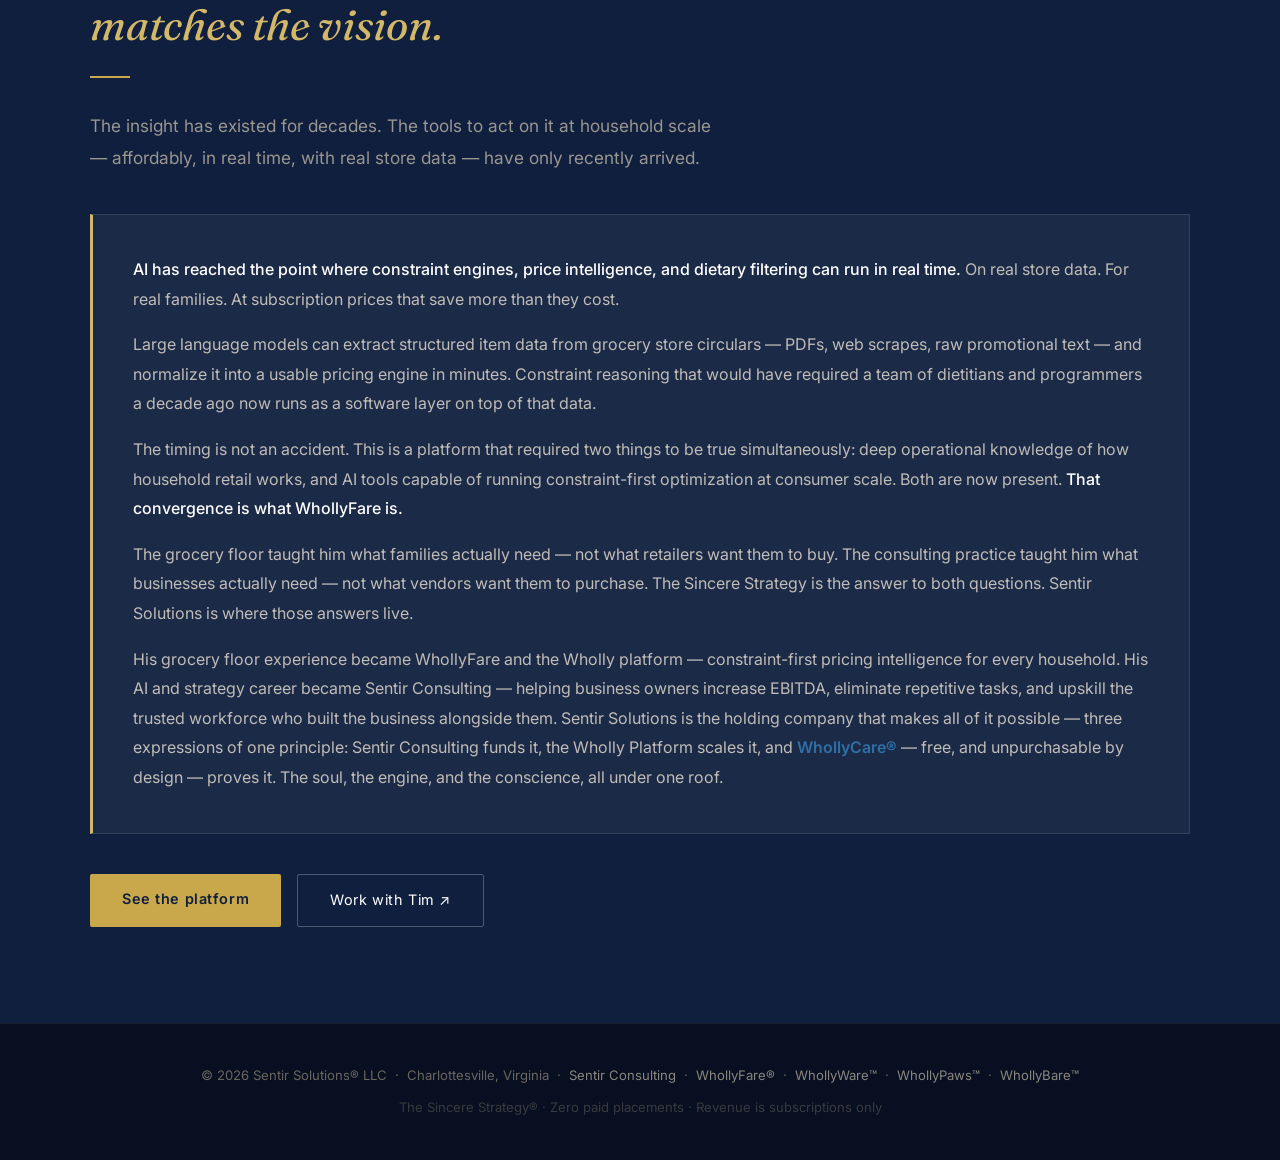
<file: about.html>
<!DOCTYPE html>
<html lang="en">
<head>
  <meta charset="UTF-8" />
  <meta name="viewport" content="width=device-width, initial-scale=1.0" />
  <title>The Founder — Sentir Solutions®</title>
  <meta name="description" content="Tim Hislop founded Sentir Solutions after a career spanning the grocery floor, food brokerage, and 20+ years of AI and technology strategy. The Wholly platform is the product of both worlds." />
  <link rel="preconnect" href="https://fonts.googleapis.com" />
  <link rel="preconnect" href="https://fonts.gstatic.com" crossorigin />
  <link href="https://fonts.googleapis.com/css2?family=Fraunces:ital,opsz,wght@0,9..144,300;0,9..144,400;0,9..144,600;1,9..144,300&family=Inter:wght@300;400;500;600&display=swap" rel="stylesheet" />
  <link rel="stylesheet" href="css/styles.css" />
  <style>
    /* ── TIMELINE / NARRATIVE ── */
    .story-section {
      padding: 6rem 2rem;
      background: var(--bg-alt);
    }

    .story-grid {
      display: grid;
      grid-template-columns: 200px 1fr;
      gap: 0 3rem;
      margin-top: 3rem;
      position: relative;
    }

    .story-grid::before {
      content: '';
      position: absolute;
      left: 199px;
      top: 0;
      bottom: 0;
      width: 1px;
      background: var(--border);
    }

    .era-label {
      padding-top: 0.15rem;
      text-align: right;
      padding-right: 2.5rem;
    }

    .era-label .era-years {
      font-size: 0.75rem;
      font-weight: 600;
      letter-spacing: 0.12em;
      text-transform: uppercase;
      color: var(--accent);
      display: block;
      margin-bottom: 0.3rem;
    }

    .era-label .era-title {
      font-family: 'Fraunces', serif;
      font-size: 1.1rem;
      color: var(--dark);
      font-weight: 300;
      line-height: 1.3;
    }

    .era-dot {
      position: absolute;
      left: 193px;
      width: 13px;
      height: 13px;
      border-radius: 50%;
      background: var(--accent);
      border: 2px solid var(--bg-alt);
      margin-top: 0.25rem;
    }

    .era-content {
      padding-bottom: 3.5rem;
      padding-left: 2.5rem;
    }

    .era-content p {
      font-size: 0.95rem;
      color: var(--muted);
      line-height: 1.85;
      margin-bottom: 0.85rem;
    }

    .era-content p:last-child { margin-bottom: 0; }

    .era-roles {
      display: flex;
      flex-wrap: wrap;
      gap: 0.5rem;
      margin-top: 1rem;
    }

    .era-role {
      font-size: 0.75rem;
      font-weight: 500;
      letter-spacing: 0.06em;
      padding: 0.3rem 0.85rem;
      border-radius: 2px;
      background: var(--bg);
      border: 1px solid var(--border);
      color: var(--muted);
    }

    /* ── WHY NOW CALLOUT ── */
    .why-now {
      background: var(--dark);
      padding: 6rem 2rem;
    }

    .insight-card {
      background: rgba(255,255,255,0.05);
      border: 1px solid rgba(255,255,255,0.1);
      border-left: 3px solid var(--accent-lt);
      padding: 2.5rem;
      margin-top: 2.5rem;
    }

    .insight-card p {
      font-size: 1rem;
      color: #C0BCB7;
      line-height: 1.85;
      margin-bottom: 1rem;
    }

    .insight-card p:last-child { margin-bottom: 0; }

    .insight-card strong {
      color: #FFFFFF;
      font-weight: 500;
    }

    /* ── CTA ROW ── */
    .cta-pair {
      display: flex;
      gap: 1rem;
      margin-top: 2.5rem;
      flex-wrap: wrap;
    }

    @media (max-width: 760px) {
      .story-grid {
        grid-template-columns: 1fr;
      }
      .story-grid::before { display: none; }
      .era-label {
        text-align: left;
        padding-right: 0;
        margin-bottom: 0.75rem;
      }
      .era-dot { display: none; }
      .era-content {
        padding-left: 0;
        padding-bottom: 2.5rem;
        border-left: 2px solid var(--border);
        padding-left: 1.5rem;
      }
    }
  </style>
</head>
<body>

  <!-- NAV -->
  <nav>
    <a class="nav-logo" href="index.html">
      <span class="mark-pipe1">(</span><span class="mark-pipe2">(</span> Sentir Solutions®
    </a>
    <div class="nav-links">
      <a href="index.html" class="nav-link">Home</a>
      <a href="whollyfare.html" class="nav-link">WhollyFare®</a>
      <a href="brands.html" class="nav-link">Our Brands</a>
      <a href="mission.html" class="nav-link">Our Mission</a>
      <a href="about.html" class="nav-link active">About Us</a>
      <a href="investors.html" class="nav-link">Investors</a>
      <a href="https://sentirsolutions.github.io/sentir-consulting-site/" class="nav-link cta" target="_blank" rel="noopener">Sentir Consulting ↗</a>
    </div>
    <button class="nav-hamburger" id="nav-hamburger" aria-label="Open menu" aria-expanded="false">☰</button>
  <div class="nav-mobile-menu" id="nav-mobile-menu">
    <a href="index.html">Home</a>
    <a href="brands.html">Our Brands</a>
    <a href="whollyfare.html">WhollyFare®</a>
    <a href="mission.html">Our Mission</a>
    <a href="about.html">About Us</a>
    <a href="investors.html">Investors</a>
    <a href="https://sentirsolutions.github.io/sentir-consulting-site/" class="mob-cta" target="_blank" rel="noopener">Sentir Consulting ↗</a>
  </div>
  </nav>

  <!-- HERO -->
  <section class="hero">
    <p class="hero-eyebrow">Sentir Solutions® &nbsp;·&nbsp; Tim Hislop &nbsp;·&nbsp; Founder &amp; CEO</p>
    <h1>"Built by someone who's stood<br /><em>on both sides of the shelf."</em></h1>
    <p class="hero-sub">
      Two careers. One insight. Tim Hislop spent a decade on the grocery floor — from stock clerk to night manager — and twenty more years helping businesses of every size optimize their operations with emerging technology. Sentir Solutions is what happens when both careers finally converge.
    </p>
    <div class="hero-actions">
      <a href="#story" class="btn-primary">The Story</a>
      <a href="https://sentirsolutions.github.io/sentir-consulting-site/" class="btn-ghost" target="_blank" rel="noopener">Work with Tim ↗</a>
    </div>
    <div class="hero-rule"></div>
  </section>

  <!-- THE STORY -->
  <section id="story" class="story-section">
    <div class="container">
      <p class="section-label fade-in">The Background</p>
      <h2 class="fade-in">From the stock room<br /><em>to the strategy room.</em></h2>
      <div class="divider fade-in"></div>
      <p class="lead fade-in">
        The Wholly platform wasn't built by someone who read about the grocery industry.
        It was built by someone who lived it — from the overnight stock shift at 15,
        to brokering deals into grocery chains in his late twenties, to 20+ years of
        technology and AI strategy work that gave him the tools to finally fix what he saw.
      </p>

      <div class="story-grid fade-in">

        <!-- Era 1 -->
        <div class="era-label">
          <span class="era-years">Ages 15–23</span>
          <span class="era-title">On the floor</span>
        </div>
        <div style="position:relative;">
          <div class="era-dot"></div>
          <div class="era-content">
            <p>
              Tim's first grocery job was at First Great American at 15 — a summer shift that
              turned into a decade-long education in how grocery retail actually works from the
              inside out. He moved to Grand Union at 16, where he rose from stock clerk to night
              manager and front-end manager over seven years.
            </p>
            <p>
              He learned the floor: what moves, what margins look like, what gets faced vs.
              what gets buried, and how pricing decisions flow from the corporate level to the
              shelf label to the customer's cart — often with very little of that information
              passing through in any legible form.
            </p>
            <div class="era-roles">
              <span class="era-role">First Great American</span>
              <span class="era-role">Grand Union — Stock Clerk → Night Manager</span>
            </div>
          </div>
        </div>

        <!-- Era 2 -->
        <div class="era-label">
          <span class="era-years">Ages 23–26</span>
          <span class="era-title">Sunshine state</span>
        </div>
        <div style="position:relative;">
          <div class="era-dot"></div>
          <div class="era-content">
            <p>
              After Grand Union, Tim moved to Florida and joined Publix — widely regarded as
              one of the best-run grocery operations in the country. Night manager work again,
              this time inside a machine that had refined nearly every operational detail
              of the grocery experience. He saw what excellence in retail operations looks like
              when it's executed at scale with genuine customer focus.
            </p>
            <div class="era-roles">
              <span class="era-role">Publix — Night Manager</span>
              <span class="era-role">Florida</span>
            </div>
          </div>
        </div>

        <!-- Era 3 -->
        <div class="era-label">
          <span class="era-years">Ages 27–30</span>
          <span class="era-title">The other side of the shelf</span>
        </div>
        <div style="position:relative;">
          <div class="era-dot"></div>
          <div class="era-content">
            <p>
              At 27, Tim moved into food brokerage — selling product into grocery chains and
              learning, for the first time, exactly how the vendor side of the shelf worked.
              What vendors push is not always what families need. What earns shelf space is not
              always what earns the best value. The incentives are layered, opaque, and rarely
              aligned with the household making the purchase.
            </p>
            <p>
              This was the education that made everything else click. He had now seen the full
              loop: what gets produced, how it gets to the shelf, how it gets priced, and how
              families decide to buy it — or don't.
            </p>
            <div class="era-roles">
              <span class="era-role">Food Broker</span>
              <span class="era-role">Vendor Sales into Grocery Chains</span>
            </div>
          </div>
        </div>

        <!-- Era 4 -->
        <div class="era-label">
          <span class="era-years">Age 30+</span>
          <span class="era-title">The pivot to technology</span>
        </div>
        <div style="position:relative;">
          <div class="era-dot"></div>
          <div class="era-content">
            <p>
              The night he held Abby for the first time, something shifted. He went home and
              told his wife he needed to make an investment in himself — in them — and that he was
              going back to school. She agreed. They made the bet together. He enrolled the next
              semester, took 24 credits while still working as a food broker, and graduated with
              a 4.0. Then he quit — the salary, the benefits, the company car — to take an IT
              internship at $13 an hour. Betting on himself, with her beside him.
            </p>
            <p>
              Within 46 months, his career had taken off. Over the next two decades, he helped
              organizations of every size — small businesses, enterprise companies, federal
              government agencies — streamline operations, eliminate inefficiency, and implement
              systems that scale. The through-line was always the same: rigorous thinking applied
              to real operational problems, at whatever scale the problem lived.
            </p>
            <p>
              He is making the same bet now.
            </p>
            <p>
              He founded Sentir Consulting as the vehicle for that work. It is the operating
              practice that has been running since before the Wholly platform existed — and the
              revenue that funds its development now.
            </p>
            <div class="era-roles">
              <span class="era-role">Technology &amp; Strategy Consulting</span>
              <span class="era-role">Small Business · Enterprise · Federal Government</span>
              <span class="era-role">Operations &amp; Workflow Optimization</span>
              <span class="era-role">Founder, Sentir Consulting</span>
            </div>
          </div>
        </div>

        <!-- Era 5 -->
        <div class="era-label">
          <span class="era-years">2026</span>
          <span class="era-title">The insight becomes a product</span>
        </div>
        <div style="position:relative;">
          <div class="era-dot" style="background: var(--dark);"></div>
          <div class="era-content">
            <p>
              After decades in both worlds, the gap was obvious. The tools that help businesses
              optimize purchasing, constrain by policy, and surface the best deals have never
              been brought to the household. Grocery stores have sophisticated pricing engines.
              Families have a paper circular and a gut feeling.
            </p>
            <p>
              WhollyFare is the bridge. And Sentir Solutions is the platform that scales it
              across every category of household spending — starting with food, and extending
              to household goods, pet care, and personal care through the Wholly brand family.
            </p>
            <div class="era-roles">
              <span class="era-role">Founder, Sentir Solutions®</span>
              <span class="era-role">WhollyFare® Phase 1 — Live, Charlottesville VA</span>
            </div>
          </div>
        </div>

      </div>
    </div>
  </section>

  <!-- WHY NOW -->
  <section class="why-now">
    <div class="container">
      <p class="section-label light fade-in">Why Now</p>
      <h2 class="light fade-in">The technology finally<br /><em>matches the vision.</em></h2>
      <div class="divider fade-in"></div>
      <p class="lead light fade-in">
        The insight has existed for decades. The tools to act on it at household scale — affordably,
        in real time, with real store data — have only recently arrived.
      </p>

      <div class="insight-card fade-in">
        <p>
          <strong>AI has reached the point where constraint engines, price intelligence, and
          dietary filtering can run in real time.</strong> On real store data. For real families.
          At subscription prices that save more than they cost.
        </p>
        <p>
          Large language models can extract structured item data from grocery store circulars —
          PDFs, web scrapes, raw promotional text — and normalize it into a usable pricing
          engine in minutes. Constraint reasoning that would have required a team of dietitians
          and programmers a decade ago now runs as a software layer on top of that data.
        </p>
        <p>
          The timing is not an accident. This is a platform that required two things to be true
          simultaneously: deep operational knowledge of how household retail works, and AI tools
          capable of running constraint-first optimization at consumer scale. Both are now present.
          <strong>That convergence is what WhollyFare is.</strong>
        </p>
        <p>
          The grocery floor taught him what families actually need — not what retailers want them to buy. The consulting practice taught him what businesses actually need — not what vendors want them to purchase. The Sincere Strategy is the answer to both questions. Sentir Solutions is where those answers live.
        </p>
        <p>
          His grocery floor experience became WhollyFare and the Wholly platform — constraint-first pricing intelligence for every household. His AI and strategy career became Sentir Consulting — helping business owners increase EBITDA, eliminate repetitive tasks, and upskill the trusted workforce who built the business alongside them. Sentir Solutions is the holding company that makes all of it possible — three expressions of one principle: Sentir Consulting funds it, the Wholly Platform scales it, and <a href="whollycare/" target="_blank" rel="noopener" style="color:#2F6FA5;font-weight:600;text-decoration:none;">WhollyCare®</a> — free, and unpurchasable by design — proves it. The soul, the engine, and the conscience, all under one roof.
        </p>
      </div>

      <div class="cta-pair fade-in">
        <a href="brands.html" class="btn-primary">See the platform</a>
        <a href="https://sentirsolutions.github.io/sentir-consulting-site/" class="btn-ghost" target="_blank" rel="noopener">Work with Tim ↗</a>
      </div>
    </div>
  </section>

  <!-- FOOTER -->
  <footer>
    <p>
      © 2026 Sentir Solutions® LLC &nbsp;·&nbsp; Charlottesville, Virginia &nbsp;·&nbsp;
      <a href="https://sentirsolutions.github.io/sentir-consulting-site/">Sentir Consulting</a> &nbsp;·&nbsp;
      <a href="https://whollyfare-website-whlrpy4dnreymq3gbjjkup.streamlit.app">WhollyFare®</a> &nbsp;·&nbsp;
      <a href="whollyware/" target="_blank" rel="noopener">WhollyWare™</a> &nbsp;·&nbsp; <a href="whollypaws/" target="_blank" rel="noopener">WhollyPaws™</a> &nbsp;·&nbsp; <a href="whollybare/" target="_blank" rel="noopener">WhollyBare™</a>
    </p>
    <p style="margin-top:0.5rem; opacity:0.5;">The Sincere Strategy® · Zero paid placements · Revenue is subscriptions only</p>
  </footer>

  <script>
    const obs = new IntersectionObserver(
      entries => entries.forEach(e => { if (e.isIntersecting) { e.target.classList.add('visible'); obs.unobserve(e.target); } }),
      { threshold: 0.08 }
    );
    document.querySelectorAll('.fade-in').forEach(el => obs.observe(el));
  </script>

  <script>
    // Mobile nav toggle
    const _hb = document.getElementById('nav-hamburger');
    const _mm = document.getElementById('nav-mobile-menu');
    if (_hb && _mm) {
      _hb.addEventListener('click', () => {
        const open = _mm.classList.toggle('open');
        _hb.setAttribute('aria-expanded', String(open));
        _hb.textContent = open ? '✕' : '☰';
      });
      document.addEventListener('click', e => {
        if (!e.target.closest('nav') && !e.target.closest('.nav-mobile-menu')) {
          _mm.classList.remove('open');
          _hb.textContent = '☰';
        }
      });
    }
  </script>
</body>
</html>
</file>
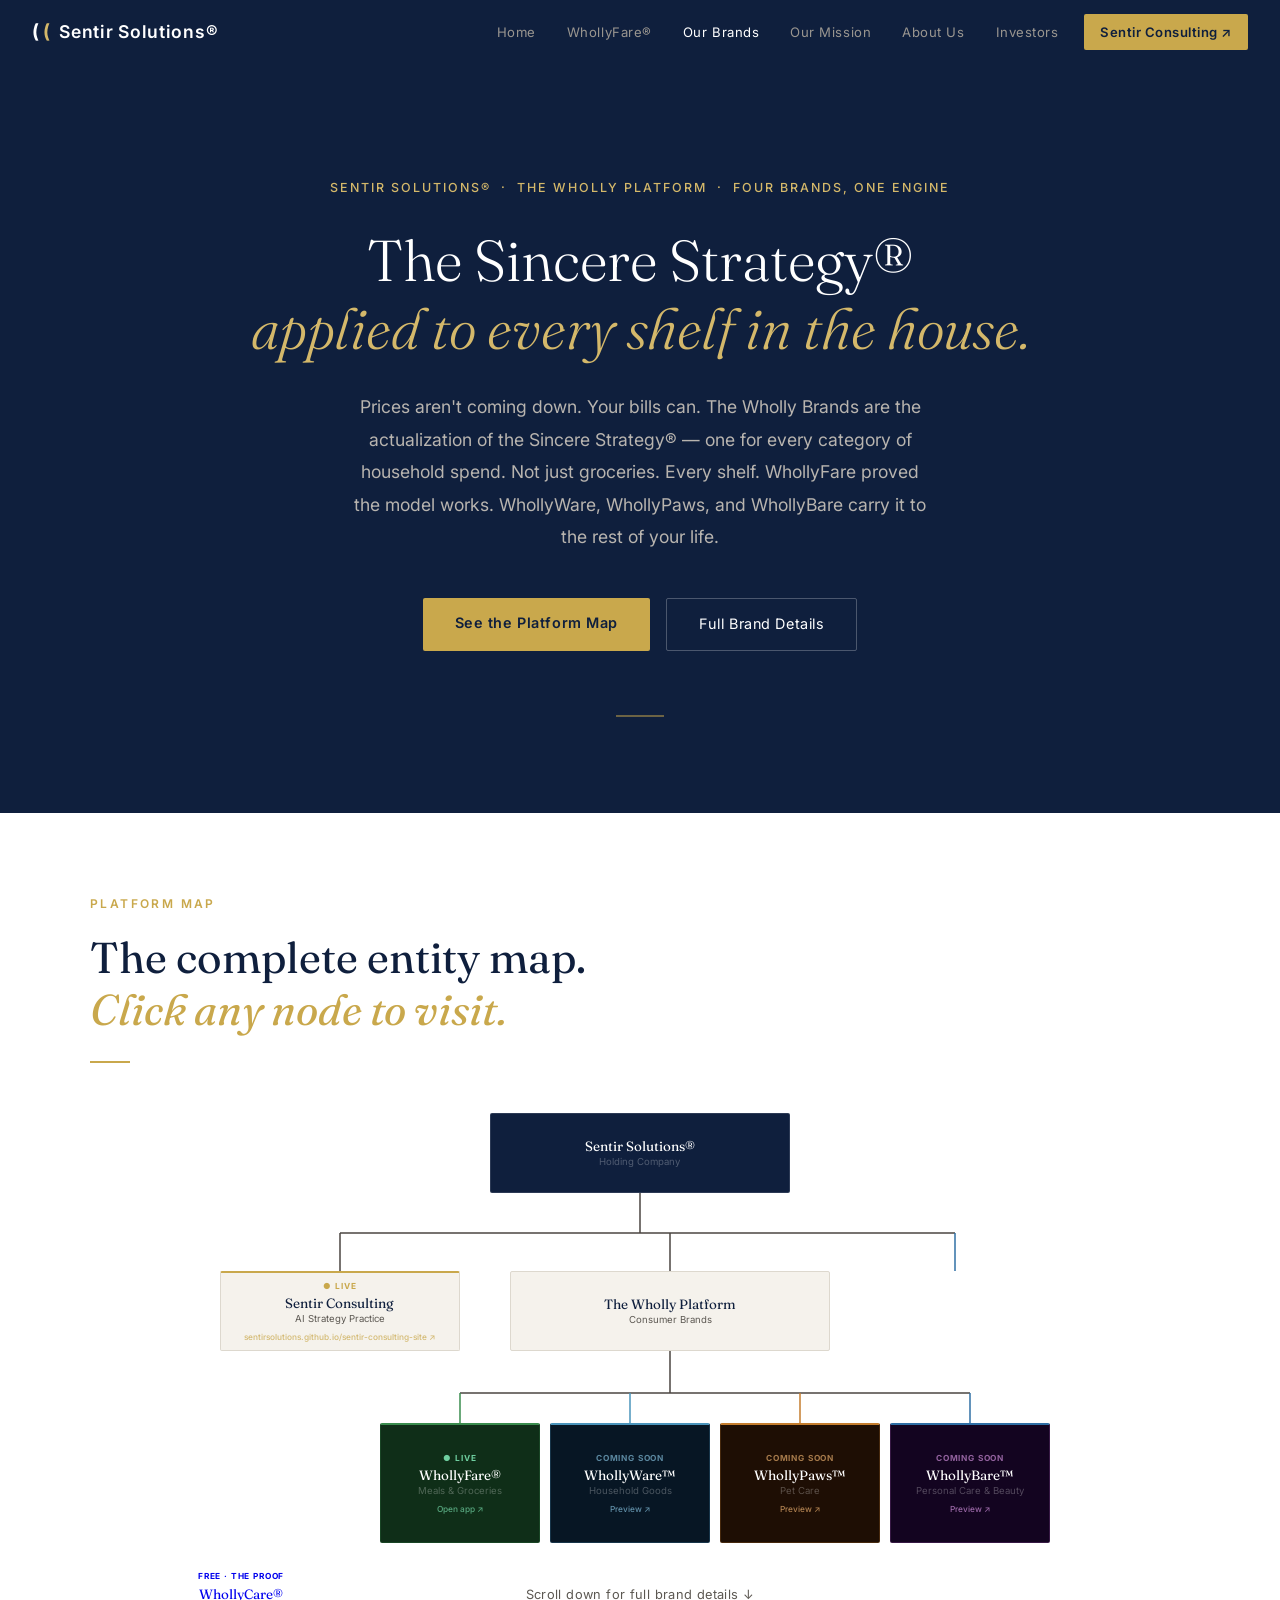
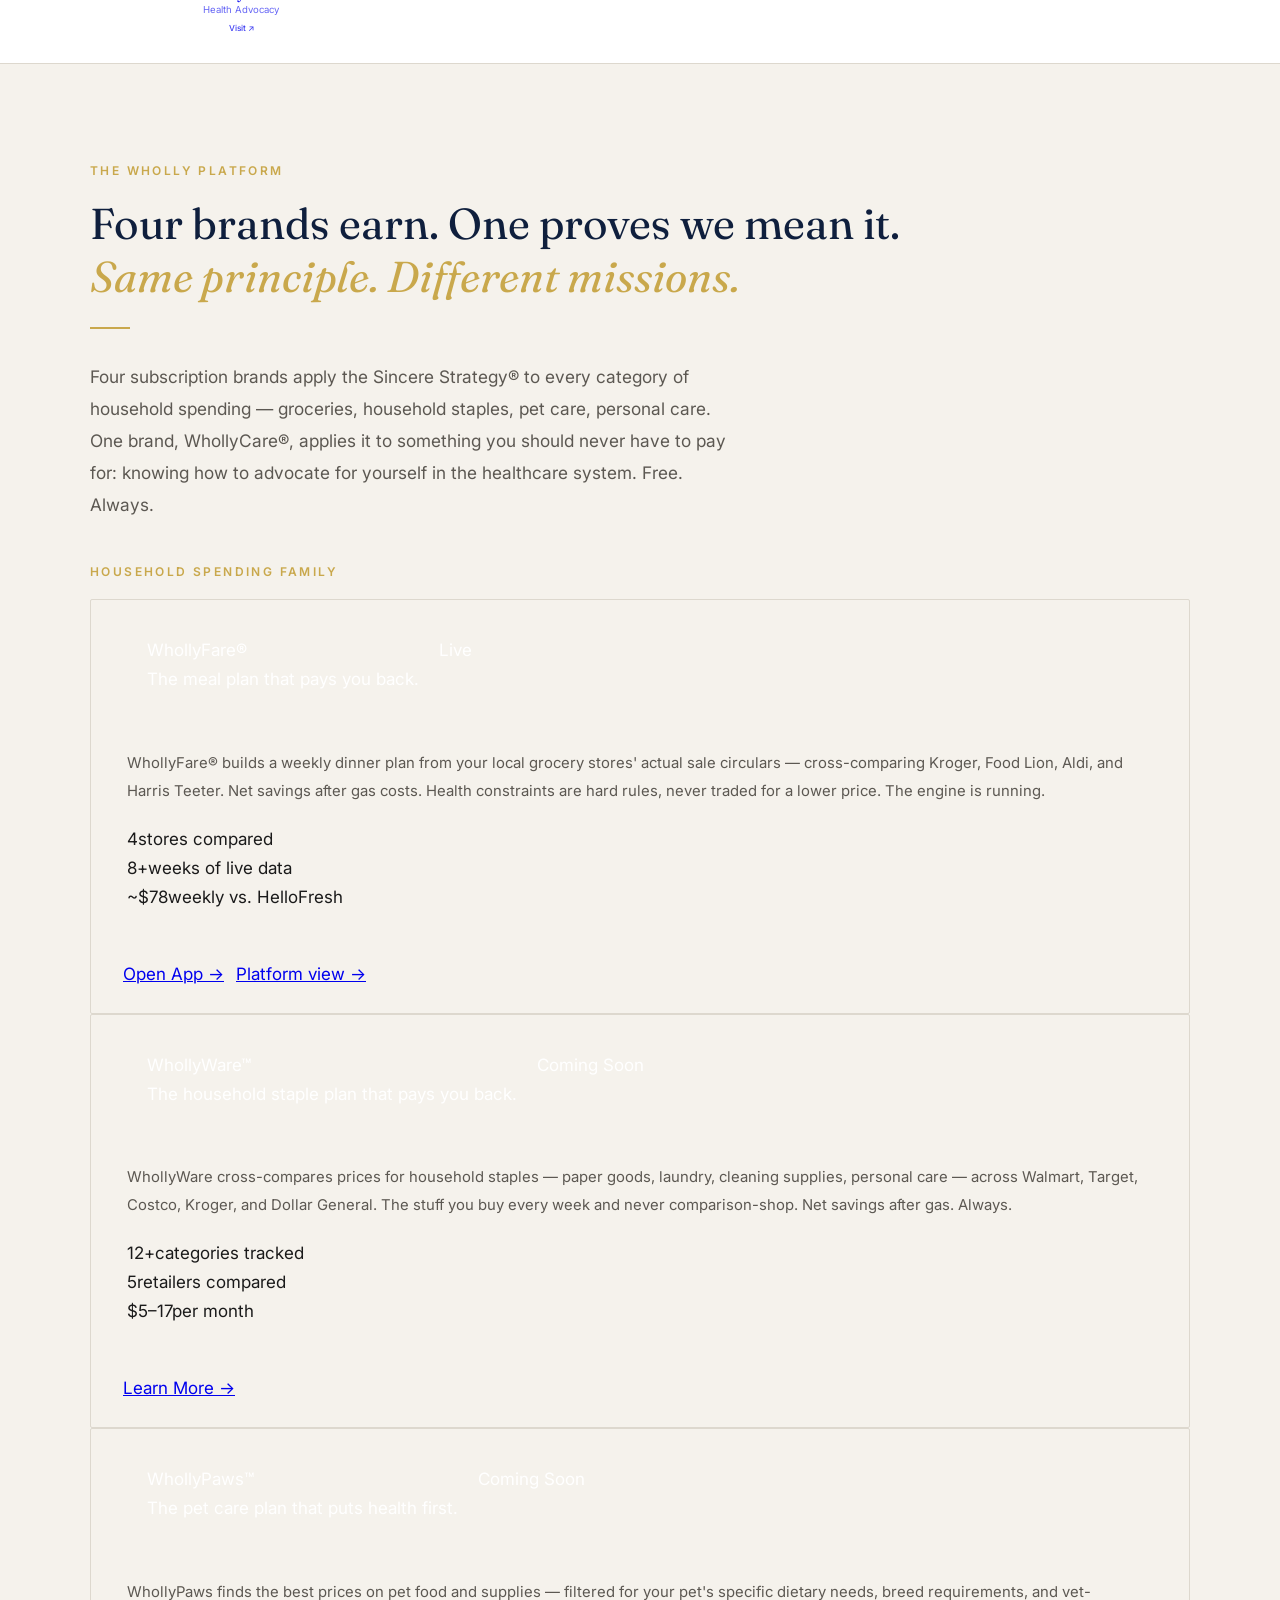
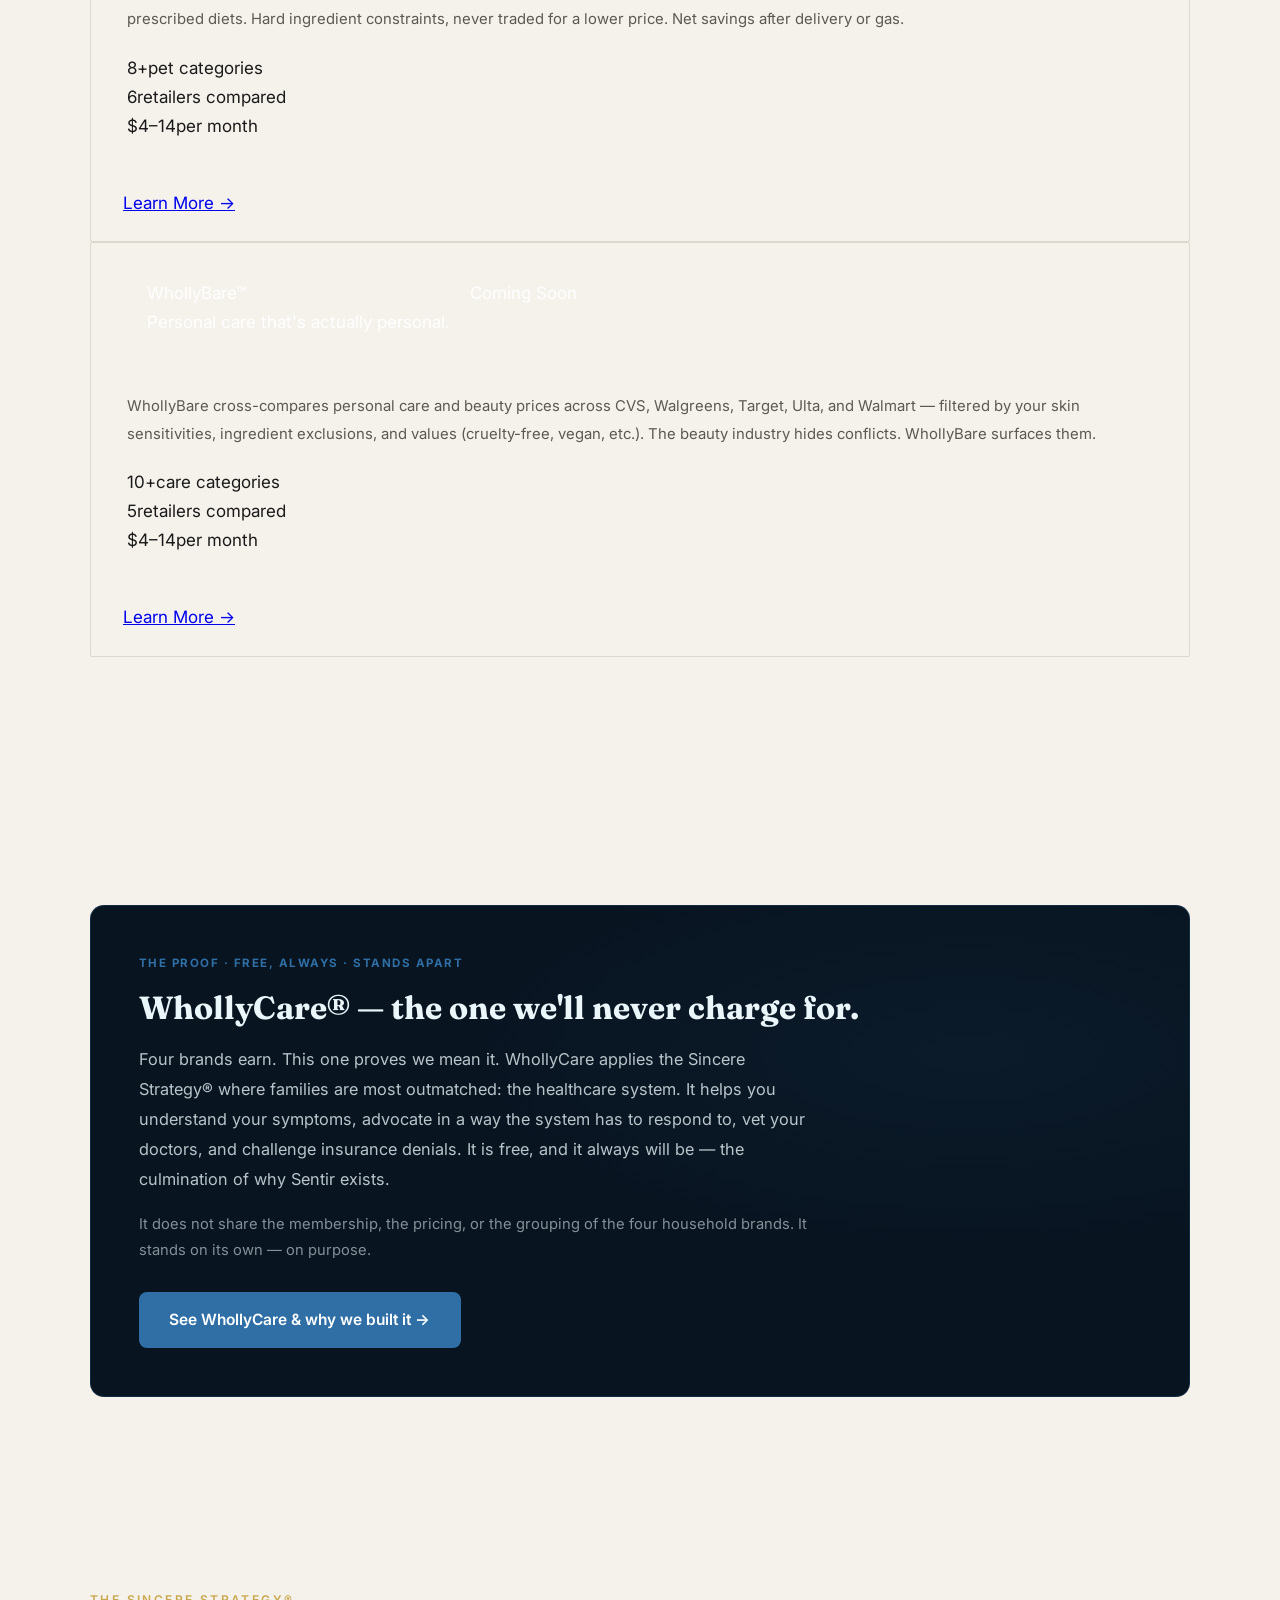
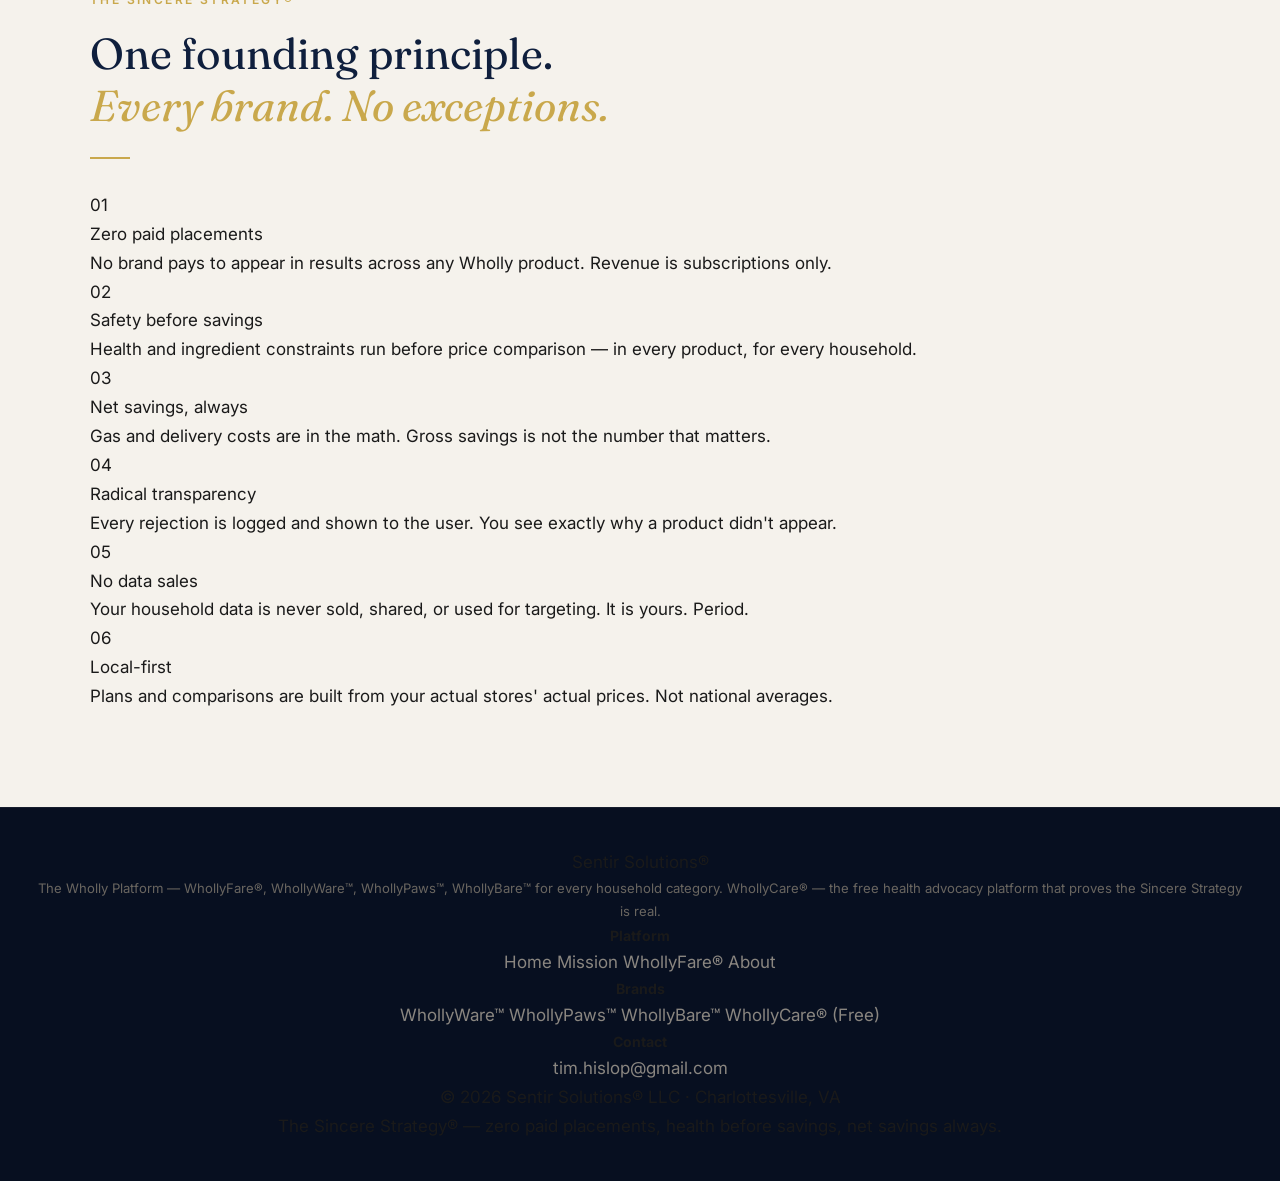
<file: brands.html>
<!DOCTYPE html>
<html lang="en">
<head>
  <meta charset="UTF-8" />
  <meta name="viewport" content="width=device-width, initial-scale=1.0" />
  <title>Our Brands — Sentir Solutions®</title>
  <meta name="description" content="The Wholly Platform — four household brands applying the Sincere Strategy® to every category of spending, and WhollyCare®, the free health advocacy platform. Five brands. One founding principle." />
  <link rel="preconnect" href="https://fonts.googleapis.com" />
  <link rel="preconnect" href="https://fonts.gstatic.com" crossorigin />
  <link href="https://fonts.googleapis.com/css2?family=Fraunces:ital,opsz,wght@0,9..144,300;0,9..144,400;0,9..144,600;1,9..144,300&family=Inter:wght@300;400;500;600&display=swap" rel="stylesheet" />
  <link rel="stylesheet" href="css/styles.css" />
  <style>
    html { scroll-behavior: smooth; }

    :root {
      --fare-dark:   #0F2E18;
      --fare-mid:    #1D5C2E;
      --fare-accent: #3A8C4E;
      --ware-dark:   #071624;
      --ware-mid:    #0D2236;
      --ware-accent: #4A94BB;
      --paws-dark:   #1E0E04;
      --paws-mid:    #3D2208;
      --paws-accent: #C47D2E;
      --care-dark:   #130420;
      --care-mid:    #251040;
      --care-accent: #2F6FA5;
    }

    /* ── QUICK JUMP BAR ── */
    .quick-jump {
      position: fixed;
      top: 60px;
      left: 0; right: 0;
      z-index: 80;
      background: rgba(10,9,6,0.96);
      backdrop-filter: blur(10px);
      border-bottom: 1px solid rgba(255,255,255,0.08);
      padding: 0 2rem;
      transform: translateY(-110%);
      transition: transform 0.28s ease;
      display: flex;
      justify-content: center;
      align-items: center;
      flex-wrap: wrap;
    }
    .quick-jump.qj-visible { transform: translateY(0); }
    .qj-label {
      font-size: 0.67rem;
      font-weight: 600;
      letter-spacing: 0.18em;
      text-transform: uppercase;
      color: rgba(255,255,255,0.28);
      padding: 0.9rem 1rem 0.9rem 0;
      margin-right: 0.25rem;
      border-right: 1px solid rgba(255,255,255,0.1);
    }
    .qj-link {
      font-size: 0.76rem;
      font-weight: 600;
      letter-spacing: 0.07em;
      text-transform: uppercase;
      text-decoration: none;
      padding: 0.9rem 0.9rem;
      color: rgba(255,255,255,0.4);
      transition: color 0.15s, background 0.15s;
      border-radius: 2px;
    }
    .qj-link:hover { color: #FFFFFF; background: rgba(255,255,255,0.07); }
    .qj-link.fare:hover  { color: #6FCFA0; }
    .qj-link.ware:hover  { color: #7FB8D4; }
    .qj-link.paws:hover  { color: #E0A86A; }
    .qj-link.care:hover  { color: #C98AD4; }
    @media (max-width: 640px) { .quick-jump { display: none; } }

    /* ── ORG TREE SECTION ── */
    .tree-section {
      background: var(--bg-alt);
      padding: 5rem 2rem 3.5rem;
      border-bottom: 1px solid var(--border);
    }
    .org-wrap {
      position: relative;
      max-width: 900px;
      margin: 2.5rem auto 0;
    }
    .org-svg {
      width: 100%;
      height: auto;
      display: block;
      pointer-events: none;
    }
    /* Node base */
    .on {
      position: absolute;
      display: flex;
      flex-direction: column;
      align-items: center;
      justify-content: center;
      text-align: center;
      padding: 0.4rem 0.5rem;
      gap: 0.1rem;
      text-decoration: none;
      box-sizing: border-box;
      border-radius: 2px;
      overflow: hidden;
    }
    a.on {
      cursor: pointer;
      transition: transform 0.15s ease, box-shadow 0.15s ease;
    }
    a.on:hover {
      transform: translateY(-3px);
      box-shadow: 0 12px 32px rgba(0,0,0,0.22);
      z-index: 2;
    }
    .on-label {
      font-family: 'Fraunces', serif;
      font-size: clamp(0.62rem, 1.05vw, 0.9rem);
      font-weight: 400;
      line-height: 1.2;
      display: block;
    }
    .on-sub {
      font-size: clamp(0.52rem, 0.75vw, 0.68rem);
      line-height: 1.3;
      display: block;
      opacity: 0.6;
    }
    .on-status {
      font-size: clamp(0.48rem, 0.65vw, 0.62rem);
      font-weight: 700;
      letter-spacing: 0.1em;
      text-transform: uppercase;
      display: block;
      margin-bottom: 0.05rem;
    }
    .on-visit {
      font-size: clamp(0.48rem, 0.65vw, 0.6rem);
      font-weight: 500;
      display: block;
      margin-top: 0.2rem;
      opacity: 0.75;
    }

    /* Root */
    .on-root {
      left: 33.33%; top: 2.17%; width: 33.33%; height: 17.39%;
      background: var(--dark);
      border: 1px solid rgba(255,255,255,0.12);
    }
    .on-root .on-label { color: #FFFFFF; }
    .on-root .on-sub   { color: rgba(255,255,255,0.45); }

    /* Consulting */
    .on-consulting {
      left: 3.33%; top: 36.52%; width: 26.67%; height: 17.39%;
      background: var(--bg);
      border: 1px solid var(--border);
      border-top: 2px solid var(--accent);
    }
    .on-consulting .on-status { color: var(--accent); }
    .on-consulting .on-label  { color: var(--dark); }
    .on-consulting .on-sub    { color: var(--muted); opacity: 1; }
    .on-consulting .on-visit  { color: var(--accent); }

    /* Wholly Platform hub */
    .on-platform {
      left: 35.56%; top: 36.52%; width: 35.56%; height: 17.39%;
      background: var(--bg);
      border: 1px solid var(--border);
    }
    .on-platform .on-label { color: var(--dark); }
    .on-platform .on-sub   { color: var(--muted); opacity: 1; }

    /* Brand nodes */
    .on-brand { top: 69.57%; width: 17.78%; height: 26.09%; }
    .on-fare  { left: 21.11%; background: var(--fare-dark); border: 1px solid rgba(58,140,78,0.25); border-top: 2px solid var(--fare-accent); }
    .on-ware  { left: 40%;    background: var(--ware-dark); border: 1px solid rgba(74,148,187,0.25); border-top: 2px solid var(--ware-accent); }
    .on-paws  { left: 58.89%; background: var(--paws-dark); border: 1px solid rgba(196,125,46,0.25); border-top: 2px solid var(--paws-accent); }
    .on-care  { left: 77.78%; background: var(--care-dark); border: 1px solid rgba(164,90,176,0.25); border-top: 2px solid var(--care-accent); }
    .on-brand .on-label   { color: #FFFFFF; }
    .on-brand .on-sub     { color: rgba(255,255,255,0.45); }
    .on-fare  .on-status  { color: #6FCFA0; }
    .on-ware  .on-status  { color: rgba(127,184,212,0.7); }
    .on-paws  .on-status  { color: rgba(224,168,106,0.7); }
    .on-care  .on-status  { color: rgba(201,138,212,0.7); }
    .on-fare  .on-visit   { color: #6FCFA0; }
    .on-ware  .on-visit   { color: #7FB8D4; }
    .on-paws  .on-visit   { color: #E0A86A; }
    .on-care  .on-visit   { color: #C98AD4; }

    .tree-hint {
      text-align: center;
      font-size: 0.8rem;
      color: var(--muted);
      margin-top: 1.25rem;
      letter-spacing: 0.03em;
    }

    /* Mobile fallback list */
    .tree-mobile-list { display: none; flex-direction: column; gap: 0.75rem; margin-top: 2rem; }
    .tml-link {
      display: flex;
      align-items: center;
      justify-content: space-between;
      padding: 1rem 1.25rem;
      background: var(--bg);
      border: 1px solid var(--border);
      text-decoration: none;
      border-radius: 2px;
      transition: background 0.15s;
    }
    .tml-link:hover { background: var(--bg-alt); }
    .tml-name { font-family: 'Fraunces', serif; font-size: 1rem; color: var(--dark); font-weight: 400; }
    .tml-sub  { font-size: 0.78rem; color: var(--muted); }
    .tml-arrow { color: var(--muted); font-size: 1rem; }
    @media (max-width: 600px) {
      .org-wrap { display: none; }
      .tree-hint { display: none; }
      .tree-mobile-list { display: flex; }
    }

    /* ── BRAND CARDS ── */
    .brand-grid {
      display: grid;
      grid-template-columns: 1fr 1fr;
      gap: 2rem;
      margin-top: 3rem;
    }
    .brand-card {
      border-radius: 2px;
      overflow: hidden;
      border: 1px solid var(--border);
      display: flex;
      flex-direction: column;
    }
    .brand-card-header {
      padding: 2.25rem 2.25rem 1.75rem;
      display: flex;
      align-items: flex-start;
      gap: 1.25rem;
    }
    .brand-logo { width: 52px; height: 52px; flex-shrink: 0; display: flex; align-items: center; justify-content: center; }
    .brand-card-header-text { flex: 1; }
    .brand-eyebrow {
      font-size: 0.7rem; font-weight: 600; letter-spacing: 0.18em; text-transform: uppercase;
      color: rgba(255,255,255,0.65); margin-bottom: 0.35rem;
    }
    .brand-card-header h3 {
      font-family: 'Fraunces', serif; font-weight: 300; font-size: 1.5rem;
      color: #FFFFFF; margin-bottom: 0.2rem; line-height: 1.2;
    }
    .brand-tagline { font-size: 0.82rem; color: rgba(255,255,255,0.65); font-style: italic; line-height: 1.4; }
    .brand-card-body {
      padding: 1.75rem 2.25rem 2rem; background: var(--bg);
      flex: 1; display: flex; flex-direction: column; gap: 1.25rem;
    }
    .brand-card-body p { font-size: 0.93rem; color: var(--muted); line-height: 1.85; }
    .brand-meta { display: flex; gap: 0.75rem; flex-wrap: wrap; }
    .brand-tag {
      font-size: 0.72rem; font-weight: 500; letter-spacing: 0.08em; text-transform: uppercase;
      padding: 0.3rem 0.75rem; border-radius: 2px;
      background: var(--bg-alt); border: 1px solid var(--border); color: var(--muted);
    }
    .brand-status-active { background: #E8F5E9; border-color: #A5D6A7; color: #2E7D32; }
    .brand-status-next   { background: #FFF8E1; border-color: #FFE082; color: #795548; }
    .brand-link {
      font-size: 0.85rem; font-weight: 500; letter-spacing: 0.04em; text-decoration: none;
      margin-top: auto; display: inline-flex; align-items: center; gap: 0.35rem; transition: gap 0.2s;
    }
    .brand-link:hover { gap: 0.6rem; }
    .brand-fare .brand-card-header { background: var(--fare-dark); }
    .brand-ware .brand-card-header { background: var(--ware-dark); }
    .brand-paws .brand-card-header { background: var(--paws-dark); }
    .brand-care .brand-card-header { background: var(--care-dark); }
    .brand-fare .brand-link { color: var(--fare-accent); }
    .brand-ware .brand-link { color: var(--ware-accent); }
    .brand-paws .brand-link { color: var(--paws-accent); }
    .brand-care .brand-link { color: var(--care-accent); }

    /* ── CONSULTING SECTION ── */
    .consulting-section { padding: 5rem 2rem 6rem; background: var(--bg-alt); }
    .practice-card {
      background: var(--bg); border: 1px solid var(--border); border-left: 4px solid var(--accent);
      padding: 2.5rem; display: grid; grid-template-columns: 1fr auto;
      gap: 2rem; align-items: center; margin-top: 2.5rem;
    }
    .practice-card h3 { font-family: 'Fraunces', serif; font-size: 1.4rem; color: var(--dark); margin-bottom: 0.5rem; }
    .practice-card p  { font-size: 0.93rem; color: var(--muted); line-height: 1.85; max-width: 560px; }
    .practice-card-note {
      font-size: 0.82rem; color: var(--muted); margin-top: 1rem; padding-top: 1rem;
      border-top: 1px solid var(--border); font-style: italic;
    }

    @media (max-width: 900px) {
      .brand-grid    { grid-template-columns: 1fr; }
      .practice-card { grid-template-columns: 1fr; }
    }
    @media (max-width: 680px) {
      .brand-card-header { padding: 1.75rem 1.5rem 1.25rem; }
      .brand-card-body   { padding: 1.5rem; }
    }

    /* WhollyCare mission block */
    .whollycare-mission { background: #081420; border-radius: 14px; padding: 3rem; margin-top: 3.5rem; border: 1px solid rgba(47,111,165,0.25); position: relative; overflow: hidden; }
    .whollycare-mission::before { content: ''; position: absolute; inset: 0; background: radial-gradient(ellipse 70% 60% at 80% 30%, rgba(47,111,165,0.08) 0%, transparent 70%); pointer-events: none; }
    .wc-mission-label { font-size: 0.68rem; font-weight: 700; letter-spacing: 0.12em; text-transform: uppercase; color: #6FA8D4; margin-bottom: 0.5rem; }
    .wc-mission-free-badge { display: inline-block; background: #0E8C5A; color: #FFFFFF; font-size: 0.72rem; font-weight: 700; letter-spacing: 0.08em; text-transform: uppercase; padding: 3px 12px; border-radius: 20px; margin-bottom: 1rem; }
    .wc-mission-title { font-family: 'Fraunces', serif; font-weight: 300; font-size: clamp(1.5rem, 2.5vw, 2rem); color: #FFFFFF; line-height: 1.25; margin-bottom: 1rem; }
    .wc-mission-title em { font-style: italic; color: #6FA8D4; }
    .wc-mission-body { font-size: 0.95rem; color: rgba(255,255,255,0.65); line-height: 1.9; max-width: 680px; margin-bottom: 2rem; }
    .wc-jobs { display: grid; grid-template-columns: repeat(3, 1fr); gap: 1rem; margin-bottom: 2rem; }
    @media(max-width:640px){ .wc-jobs { grid-template-columns: 1fr; } }
    .wc-job { background: rgba(255,255,255,0.04); border: 1px solid rgba(255,255,255,0.09); border-radius: 8px; padding: 1rem 1.1rem; }
    .wc-job-title { font-size: 0.78rem; font-weight: 600; color: #6FA8D4; margin-bottom: 0.3rem; }
    .wc-job-desc { font-size: 0.82rem; color: rgba(255,255,255,0.6); line-height: 1.5; }
    .wc-mission-footer { display: flex; align-items: center; gap: 1.25rem; flex-wrap: wrap; }
    .wc-btn { display: inline-block; background: #2F6FA5; color: #FFFFFF; text-decoration: none; font-size: 0.88rem; font-weight: 600; padding: 11px 24px; border-radius: 5px; transition: background 0.2s; }
    .wc-btn:hover { background: #6FA8D4; }
    .wc-note { font-size: 0.8rem; color: rgba(255,255,255,0.4); }
  </style>
</head>
<body>

  <!-- NAV -->
  <nav>
    <a class="nav-logo" href="index.html">
      <span class="mark-pipe1">(</span><span class="mark-pipe2">(</span> Sentir Solutions®
    </a>
    <div class="nav-links">
      <a href="index.html" class="nav-link">Home</a>
      <a href="whollyfare.html" class="nav-link">WhollyFare®</a>
      <a href="brands.html" class="nav-link active">Our Brands</a>
      <a href="mission.html" class="nav-link">Our Mission</a>
      <a href="about.html" class="nav-link">About Us</a>
      <a href="investors.html" class="nav-link">Investors</a>
      <a href="https://sentirsolutions.github.io/sentir-consulting-site/" class="nav-link cta" target="_blank" rel="noopener">Sentir Consulting ↗</a>
    </div>
    <button class="nav-hamburger" id="nav-hamburger" aria-label="Open menu" aria-expanded="false">☰</button>
  <div class="nav-mobile-menu" id="nav-mobile-menu">
    <a href="index.html">Home</a>
    <a href="brands.html">Our Brands</a>
    <a href="whollyfare.html">WhollyFare®</a>
    <a href="mission.html">Our Mission</a>
    <a href="about.html">About Us</a>
    <a href="investors.html">Investors</a>
    <a href="https://sentirsolutions.github.io/sentir-consulting-site/" class="mob-cta" target="_blank" rel="noopener">Sentir Consulting ↗</a>
  </div>
  </nav>

  <!-- QUICK JUMP BAR -->
  <div class="quick-jump" id="quickJump">
    <span class="qj-label">Jump to</span>
    <a href="#brand-fare" class="qj-link fare">WhollyFare®</a>
    <a href="#brand-ware" class="qj-link ware">WhollyWare™</a>
    <a href="#brand-paws" class="qj-link paws">WhollyPaws™</a>
    <a href="#brand-bare" class="qj-link care">WhollyBare™</a>
    <a href="#consulting" class="qj-link consulting">Consulting</a>
  </div>

  <!-- HERO -->
  <section class="hero">
    <p class="hero-eyebrow">Sentir Solutions® &nbsp;·&nbsp; The Wholly Platform &nbsp;·&nbsp; Four Brands, One Engine</p>
    <h1>The Sincere Strategy®<br /><em>applied to every shelf in the house.</em></h1>
    <p class="hero-sub">
      Prices aren't coming down. Your bills can. The Wholly Brands are the actualization of the Sincere Strategy® — one for every category of household spend. Not just groceries. Every shelf. WhollyFare proved the model works. WhollyWare, WhollyPaws, and WhollyBare carry it to the rest of your life.
    </p>
    <div class="hero-actions">
      <a href="#org-tree" class="btn-primary">See the Platform Map</a>
      <a href="#consumer-brands" class="btn-ghost">Full Brand Details</a>
    </div>
    <div class="hero-rule"></div>
  </section>

  <!-- ORG TREE -->
  <section id="org-tree" class="tree-section">
    <div class="container">
      <p class="section-label fade-in">Platform Map</p>
      <h2 class="fade-in">The complete entity map.<br /><em>Click any node to visit.</em></h2>
      <div class="divider fade-in"></div>

      <div class="org-wrap fade-in">
        <!-- SVG: connector lines only. Nodes are HTML overlaid on top. -->
        <!-- ViewBox: 900 × 460. Node grid:
             Root         x=300 y=10  w=300 h=80  → center-bottom (450, 90)
             Consulting   x=30  y=168 w=240 h=80  → center-top (150, 168)
             Platform hub x=320 y=168 w=320 h=80  → center-top (480, 168), center-bottom (480, 248)
             WhollyFare   x=190 y=320 w=160 h=120 → center-top (270, 320)
             WhollyWare   x=360 y=320 w=160 h=120 → center-top (440, 320)
             WhollyPaws   x=530 y=320 w=160 h=120 → center-top (610, 320)
             WhollyBare   x=700 y=320 w=160 h=120 → center-top (780, 320)  -->
        <svg class="org-svg" viewBox="0 0 900 460" xmlns="http://www.w3.org/2000/svg">
          <!-- Root → junction -->
          <line x1="450" y1="90" x2="450" y2="130" stroke="#4A4540" stroke-width="1.5"/>
          <!-- Junction horizontal: consulting ← → platform -->
          <line x1="150" y1="130" x2="765" y2="130" stroke="#4A4540" stroke-width="1.5"/>
          <!-- Junction → Consulting -->
          <line x1="150" y1="130" x2="150" y2="168" stroke="#4A4540" stroke-width="1.5"/>
          <!-- Junction → Platform hub -->
          <line x1="480" y1="130" x2="480" y2="168" stroke="#4A4540" stroke-width="1.5"/>
          <line x1="765" y1="130" x2="765" y2="168" stroke="#2F6FA5" stroke-width="1.5"/>
          <!-- Platform hub → brand junction -->
          <line x1="480" y1="248" x2="480" y2="290" stroke="#4A4540" stroke-width="1.5"/>
          <!-- Brand horizontal -->
          <line x1="270" y1="290" x2="780" y2="290" stroke="#4A4540" stroke-width="1.5"/>
          <!-- Brand drops (colour-coded) -->
          <line x1="270" y1="290" x2="270" y2="320" stroke="#3A8C4E" stroke-width="1.5"/>
          <line x1="440" y1="290" x2="440" y2="320" stroke="#4A94BB" stroke-width="1.5"/>
          <line x1="610" y1="290" x2="610" y2="320" stroke="#C47D2E" stroke-width="1.5"/>
          <line x1="780" y1="290" x2="780" y2="320" stroke="#2F6FA5" stroke-width="1.5"/>
        </svg>

        <!-- ROOT: Sentir Solutions® (non-clickable hub) -->
        <div class="on on-root">
          <span class="on-label">Sentir Solutions®</span>
          <span class="on-sub">Holding Company</span>
        </div>

        <!-- CONSULTING -->
        <a class="on on-consulting" href="https://sentirsolutions.github.io/sentir-consulting-site/" target="_blank" rel="noopener" title="Visit Sentir Consulting">
          <span class="on-status">● Live</span>
          <span class="on-label">Sentir Consulting</span>
          <span class="on-sub">AI Strategy Practice</span>
          <span class="on-visit">sentirsolutions.github.io/sentir-consulting-site ↗</span>
        </a>

        <!-- WHOLLY PLATFORM HUB (non-clickable) -->
        <div class="on on-platform">
          <span class="on-label">The Wholly Platform</span>
          <span class="on-sub">Consumer Brands</span>
        </div>

        <!-- WHOLLYFARE -->
        <a class="on on-brand on-fare" href="https://whollyfare-website-whlrpy4dnreymq3gbjjkup.streamlit.app/" target="_blank" rel="noopener" title="Open WhollyFare®">
          <span class="on-status">● Live</span>
          <span class="on-label">WhollyFare®</span>
          <span class="on-sub">Meals &amp; Groceries</span>
          <span class="on-visit">Open app ↗</span>
        </a>

        <!-- WHOLLYWARE -->
        <a class="on on-brand on-ware" href="whollyware/" target="_blank" rel="noopener" title="WhollyWare™">
          <span class="on-status">Coming Soon</span>
          <span class="on-label">WhollyWare™</span>
          <span class="on-sub">Household Goods</span>
          <span class="on-visit">Preview ↗</span>
        </a>

        <!-- WHOLLYPAWS -->
        <a class="on on-brand on-paws" href="whollypaws/" target="_blank" rel="noopener" title="WhollyPaws™">
          <span class="on-status">Coming Soon</span>
          <span class="on-label">WhollyPaws™</span>
          <span class="on-sub">Pet Care</span>
          <span class="on-visit">Preview ↗</span>
        </a>

        <!-- WHOLLYCARE -->
        <a class="on on-brand on-care" href="whollybare/" target="_blank" rel="noopener" title="WhollyBare™">
          <span class="on-status">Coming Soon</span>
          <span class="on-label">WhollyBare™</span>
          <span class="on-sub">Personal Care & Beauty</span>
          <span class="on-visit">Preview ↗</span>
        </a>
        <!-- WHOLLYCARE — stands apart: own branch, free, links to static page -->
        <a class="on on-whollycare" href="whollycare/" target="_blank" rel="noopener" title="WhollyCare® — free health advocacy">
          <span class="on-status">Free · The Proof</span>
          <span class="on-label">WhollyCare®</span>
          <span class="on-sub">Health Advocacy</span>
          <span class="on-visit">Visit ↗</span>
        </a>
      </div>

      <!-- Mobile fallback -->
      <div class="tree-mobile-list fade-in">
        <a class="tml-link" href="https://sentirsolutions.github.io/sentir-consulting-site/" target="_blank" rel="noopener">
          <div><div class="tml-name">Sentir Consulting</div><div class="tml-sub">AI Strategy Practice · Live</div></div>
          <span class="tml-arrow">↗</span>
        </a>
        <a class="tml-link" href="https://whollyfare-website-whlrpy4dnreymq3gbjjkup.streamlit.app/" target="_blank" rel="noopener">
          <div><div class="tml-name">WhollyFare®</div><div class="tml-sub">Meals &amp; Groceries · Live</div></div>
          <span class="tml-arrow">↗</span>
        </a>
        <a class="tml-link" href="whollyware/" target="_blank" rel="noopener">
          <div><div class="tml-name">WhollyWare™</div><div class="tml-sub">Household Goods · Coming Soon</div></div>
          <span class="tml-arrow">↗</span>
        </a>
        <a class="tml-link" href="whollypaws/" target="_blank" rel="noopener">
          <div><div class="tml-name">WhollyPaws™</div><div class="tml-sub">Pet Care · Coming Soon</div></div>
          <span class="tml-arrow">↗</span>
        </a>
        <a class="tml-link" href="whollybare/" target="_blank" rel="noopener">
          <div><div class="tml-name">WhollyBare™</div><div class="tml-sub">Personal Care & Beauty · Coming Soon</div></div>
          <span class="tml-arrow">↗</span>
        </a>
        <a class="tml-link" href="whollycare/" target="_blank" rel="noopener" style="border-left:3px solid #2F6FA5;">
          <div><div class="tml-name">WhollyCare®</div><div class="tml-sub" style="color:#2F6FA5;">Health Advocacy · Free, Always · Stands Apart</div></div>
          <span class="tml-arrow">↗</span>
        </a>
      </div>

      <p class="tree-hint fade-in">Scroll down for full brand details ↓</p>
    </div>
  </section>

  <!-- CONSUMER BRANDS SECTION -->
  <section id="consumer-brands">
    <div class="container">
      <p class="section-label fade-in">The Wholly Platform</p>
      <h2 class="fade-in">Four brands earn. One proves we mean it.<br /><em>Same principle. Different missions.</em></h2>
      <div class="divider fade-in"></div>
      <p class="lead fade-in">
        Four subscription brands apply the Sincere Strategy® to every category of household spending — groceries, household staples, pet care, personal care. One brand, WhollyCare®, applies it to something you should never have to pay for: knowing how to advocate for yourself in the healthcare system. Free. Always.
      </p>
      <p class="section-label fade-in" style="margin-top:2.5rem;">Household Spending Family</p>

      <!-- BRAND CARDS -->
      <div class="brand-cards">

        <div class="brand-card" id="brand-fare">
          <div class="brand-card-header fare-header">
            <div class="brand-card-mark">
              <svg viewBox="0 0 48 48" fill="none" xmlns="http://www.w3.org/2000/svg">
                <path d="M24 6 C24 6 14 14 14 24 C14 30 18 36 24 42 C30 36 34 30 34 24 C34 14 24 6 24 6Z" stroke="white" stroke-width="2" fill="none"/>
                <line x1="24" y1="20" x2="24" y2="40" stroke="white" stroke-width="1.5"/>
                <line x1="20" y1="26" x2="28" y2="26" stroke="white" stroke-width="1.5"/>
              </svg>
            </div>
            <div>
              <div class="brand-card-name">WhollyFare®</div>
              <div class="brand-card-tagline">The meal plan that pays you back.</div>
            </div>
            <div class="brand-card-status live">Live</div>
          </div>
          <div class="brand-card-body">
            <p>WhollyFare® builds a weekly dinner plan from your local grocery stores' actual sale circulars — cross-comparing Kroger, Food Lion, Aldi, and Harris Teeter. Net savings after gas costs. Health constraints are hard rules, never traded for a lower price. The engine is running.</p>
            <div class="brand-card-stats">
              <div class="brand-stat"><span class="brand-stat-num">4</span><span class="brand-stat-label">stores compared</span></div>
              <div class="brand-stat"><span class="brand-stat-num">8+</span><span class="brand-stat-label">weeks of live data</span></div>
              <div class="brand-stat"><span class="brand-stat-num">~$78</span><span class="brand-stat-label">weekly vs. HelloFresh</span></div>
            </div>
          </div>
          <div class="brand-card-footer">
            <a href="https://whollyfare-website-whlrpy4dnreymq3gbjjkup.streamlit.app/" class="brand-btn" target="_blank" rel="noopener">Open App →</a>
            <a href="whollyfare.html" class="brand-btn-ghost">Platform view →</a>
          </div>
        </div>

        <div class="brand-card" id="brand-ware">
          <div class="brand-card-header ware-header">
            <div class="brand-card-mark">
              <svg viewBox="0 0 48 48" fill="none" xmlns="http://www.w3.org/2000/svg">
                <polyline points="6,26 24,8 42,26" stroke="white" stroke-width="3" stroke-linecap="round" stroke-linejoin="round"/>
                <rect x="12" y="25" width="24" height="16" rx="1" stroke="white" stroke-width="2.5" fill="none"/>
                <rect x="19" y="30" width="10" height="11" rx="1" stroke="white" stroke-width="2" fill="none"/>
              </svg>
            </div>
            <div>
              <div class="brand-card-name">WhollyWare™</div>
              <div class="brand-card-tagline">The household staple plan that pays you back.</div>
            </div>
            <div class="brand-card-status coming-soon">Coming Soon</div>
          </div>
          <div class="brand-card-body">
            <p>WhollyWare cross-compares prices for household staples — paper goods, laundry, cleaning supplies, personal care — across Walmart, Target, Costco, Kroger, and Dollar General. The stuff you buy every week and never comparison-shop. Net savings after gas. Always.</p>
            <div class="brand-card-stats">
              <div class="brand-stat"><span class="brand-stat-num">12+</span><span class="brand-stat-label">categories tracked</span></div>
              <div class="brand-stat"><span class="brand-stat-num">5</span><span class="brand-stat-label">retailers compared</span></div>
              <div class="brand-stat"><span class="brand-stat-num">$5–17</span><span class="brand-stat-label">per month</span></div>
            </div>
          </div>
          <div class="brand-card-footer">
            <a href="whollyware/" class="brand-btn" target="_blank" rel="noopener">Learn More →</a>
          </div>
        </div>

        <div class="brand-card" id="brand-paws">
          <div class="brand-card-header paws-header">
            <div class="brand-card-mark">
              <svg viewBox="0 0 48 48" fill="none" xmlns="http://www.w3.org/2000/svg">
                <ellipse cx="24" cy="31" rx="11" ry="10" fill="white" opacity="0.9"/>
                <ellipse cx="11" cy="20" rx="4.5" ry="6" fill="white" opacity="0.7"/>
                <ellipse cx="19" cy="14.5" rx="4.5" ry="6" fill="white" opacity="0.7"/>
                <ellipse cx="29" cy="14.5" rx="4.5" ry="6" fill="white" opacity="0.7"/>
                <ellipse cx="37" cy="20" rx="4.5" ry="6" fill="white" opacity="0.7"/>
              </svg>
            </div>
            <div>
              <div class="brand-card-name">WhollyPaws™</div>
              <div class="brand-card-tagline">The pet care plan that puts health first.</div>
            </div>
            <div class="brand-card-status coming-soon">Coming Soon</div>
          </div>
          <div class="brand-card-body">
            <p>WhollyPaws finds the best prices on pet food and supplies — filtered for your pet's specific dietary needs, breed requirements, and vet-prescribed diets. Hard ingredient constraints, never traded for a lower price. Net savings after delivery or gas.</p>
            <div class="brand-card-stats">
              <div class="brand-stat"><span class="brand-stat-num">8+</span><span class="brand-stat-label">pet categories</span></div>
              <div class="brand-stat"><span class="brand-stat-num">6</span><span class="brand-stat-label">retailers compared</span></div>
              <div class="brand-stat"><span class="brand-stat-num">$4–14</span><span class="brand-stat-label">per month</span></div>
            </div>
          </div>
          <div class="brand-card-footer">
            <a href="whollypaws/" class="brand-btn" target="_blank" rel="noopener">Learn More →</a>
          </div>
        </div>

        <div class="brand-card" id="brand-bare">
          <div class="brand-card-header care-header">
            <div class="brand-card-mark">
              <svg viewBox="0 0 48 48" fill="none" xmlns="http://www.w3.org/2000/svg">
                <path d="M18 42 Q10 28 18 12 Q30 4 44 10 Q42 26 30 36 Q24 40 18 42Z" fill="white" opacity="0.9"/>
                <path d="M8 34 Q4 26 9 19 Q13 26 8 34Z" fill="white" opacity="0.6"/>
              </svg>
            </div>
            <div>
              <div class="brand-card-name">WhollyBare™</div>
              <div class="brand-card-tagline">Personal care that's actually personal.</div>
            </div>
            <div class="brand-card-status coming-soon">Coming Soon</div>
          </div>
          <div class="brand-card-body">
            <p>WhollyBare cross-compares personal care and beauty prices across CVS, Walgreens, Target, Ulta, and Walmart — filtered by your skin sensitivities, ingredient exclusions, and values (cruelty-free, vegan, etc.). The beauty industry hides conflicts. WhollyBare surfaces them.</p>
            <div class="brand-card-stats">
              <div class="brand-stat"><span class="brand-stat-num">10+</span><span class="brand-stat-label">care categories</span></div>
              <div class="brand-stat"><span class="brand-stat-num">5</span><span class="brand-stat-label">retailers compared</span></div>
              <div class="brand-stat"><span class="brand-stat-num">$4–14</span><span class="brand-stat-label">per month</span></div>
            </div>
          </div>
          <div class="brand-card-footer">
            <a href="whollybare/" class="brand-btn" target="_blank" rel="noopener">Learn More →</a>
          </div>
        </div>

      </div>
    </div>
  </section>

  <!-- WHOLLYCARE — THE PROOF (stands apart from the paid four) -->
  <section id="whollycare">
    <div class="container">
      <div class="whollycare-mission">
        <div style="position:relative;z-index:1;">
          <div style="font-size:0.72rem;font-weight:700;letter-spacing:0.13em;text-transform:uppercase;color:#2F6FA5;margin-bottom:0.9rem;">The Proof &middot; Free, Always &middot; Stands Apart</div>
          <h2 style="font-size:2rem;color:#EAF6F9;margin:0 0 1rem;font-weight:700;line-height:1.25;">WhollyCare&reg; &mdash; the one we'll never charge for.</h2>
          <p style="font-size:1.02rem;color:rgba(234,246,249,0.78);line-height:1.85;max-width:680px;margin:0 0 1rem;">Four brands earn. This one proves we mean it. WhollyCare applies the Sincere Strategy&reg; where families are most outmatched: the healthcare system. It helps you understand your symptoms, advocate in a way the system has to respond to, vet your doctors, and challenge insurance denials. It is free, and it always will be &mdash; the culmination of why Sentir exists.</p>
          <p style="font-size:0.92rem;color:rgba(234,246,249,0.55);line-height:1.8;max-width:680px;margin:0 0 1.75rem;">It does not share the membership, the pricing, or the grouping of the four household brands. It stands on its own &mdash; on purpose.</p>
          <a href="whollycare/" target="_blank" rel="noopener" style="display:inline-block;background:#2F6FA5;color:#fff;font-weight:600;font-size:0.97rem;padding:0.95rem 1.9rem;border-radius:8px;text-decoration:none;">See WhollyCare &amp; why we built it &rarr;</a>
        </div>
      </div>
    </div>
  </section>

  <!-- SINCERE STRATEGY -->
  <section class="sincere-section">
    <div class="container">
      <p class="section-label fade-in">The Sincere Strategy®</p>
      <h2 class="fade-in">One founding principle.<br /><em>Every brand. No exceptions.</em></h2>
      <div class="divider fade-in"></div>
      <div class="sincere-grid fade-in">
        <div class="sincere-item">
          <div class="sincere-num">01</div>
          <div class="sincere-title">Zero paid placements</div>
          <div class="sincere-body">No brand pays to appear in results across any Wholly product. Revenue is subscriptions only.</div>
        </div>
        <div class="sincere-item">
          <div class="sincere-num">02</div>
          <div class="sincere-title">Safety before savings</div>
          <div class="sincere-body">Health and ingredient constraints run before price comparison — in every product, for every household.</div>
        </div>
        <div class="sincere-item">
          <div class="sincere-num">03</div>
          <div class="sincere-title">Net savings, always</div>
          <div class="sincere-body">Gas and delivery costs are in the math. Gross savings is not the number that matters.</div>
        </div>
        <div class="sincere-item">
          <div class="sincere-num">04</div>
          <div class="sincere-title">Radical transparency</div>
          <div class="sincere-body">Every rejection is logged and shown to the user. You see exactly why a product didn't appear.</div>
        </div>
        <div class="sincere-item">
          <div class="sincere-num">05</div>
          <div class="sincere-title">No data sales</div>
          <div class="sincere-body">Your household data is never sold, shared, or used for targeting. It is yours. Period.</div>
        </div>
        <div class="sincere-item">
          <div class="sincere-num">06</div>
          <div class="sincere-title">Local-first</div>
          <div class="sincere-body">Plans and comparisons are built from your actual stores' actual prices. Not national averages.</div>
        </div>
      </div>
    </div>
  </section>

  <!-- FOOTER -->
  <footer>
    <div class="footer-top">
      <div class="footer-brand">
        <div class="footer-wordmark">Sentir Solutions®</div>
        <p>The Wholly Platform — WhollyFare®, WhollyWare™, WhollyPaws™, WhollyBare™ for every household category. WhollyCare® — the free health advocacy platform that proves the Sincere Strategy is real.</p>
      </div>
      <div class="footer-col">
        <h5>Platform</h5>
        <a href="index.html">Home</a>
        <a href="mission.html">Mission</a>
        <a href="whollyfare.html">WhollyFare®</a>
        <a href="about.html">About</a>
      </div>
      <div class="footer-col">
        <h5>Brands</h5>
        <a href="whollyware/" target="_blank" rel="noopener">WhollyWare™</a>
        <a href="whollypaws/" target="_blank" rel="noopener">WhollyPaws™</a>
        <a href="whollybare/" target="_blank" rel="noopener">WhollyBare™</a>
        <a href="whollycare/" target="_blank" rel="noopener">WhollyCare® (Free)</a>
      </div>
      <div class="footer-col">
        <h5>Contact</h5>
        <a href="mailto:tim.hislop@gmail.com">tim.hislop@gmail.com</a>
      </div>
    </div>
    <div class="footer-bottom">
      <div class="footer-copy">© 2026 Sentir Solutions® LLC · Charlottesville, VA</div>
      <div class="footer-sincere">The Sincere Strategy® — zero paid placements, health before savings, net savings always.</div>
    </div>
  </footer>

  <script>
    const obs = new IntersectionObserver((entries) => {
      entries.forEach(e => { if (e.isIntersecting) { e.target.classList.add('visible'); obs.unobserve(e.target); } });
    }, { threshold: 0.1 });
    document.querySelectorAll('.fade-in').forEach(el => obs.observe(el));
  </script>
  <script>
    // Mobile nav toggle
    const _hb = document.getElementById('nav-hamburger');
    const _mm = document.getElementById('nav-mobile-menu');
    if (_hb && _mm) {
      _hb.addEventListener('click', () => {
        const open = _mm.classList.toggle('open');
        _hb.setAttribute('aria-expanded', String(open));
        _hb.textContent = open ? '✕' : '☰';
      });
      document.addEventListener('click', e => {
        if (!e.target.closest('nav') && !e.target.closest('.nav-mobile-menu')) {
          _mm.classList.remove('open');
          _hb.textContent = '☰';
        }
      });
    }
  </script>
</body>
</html>
</file>
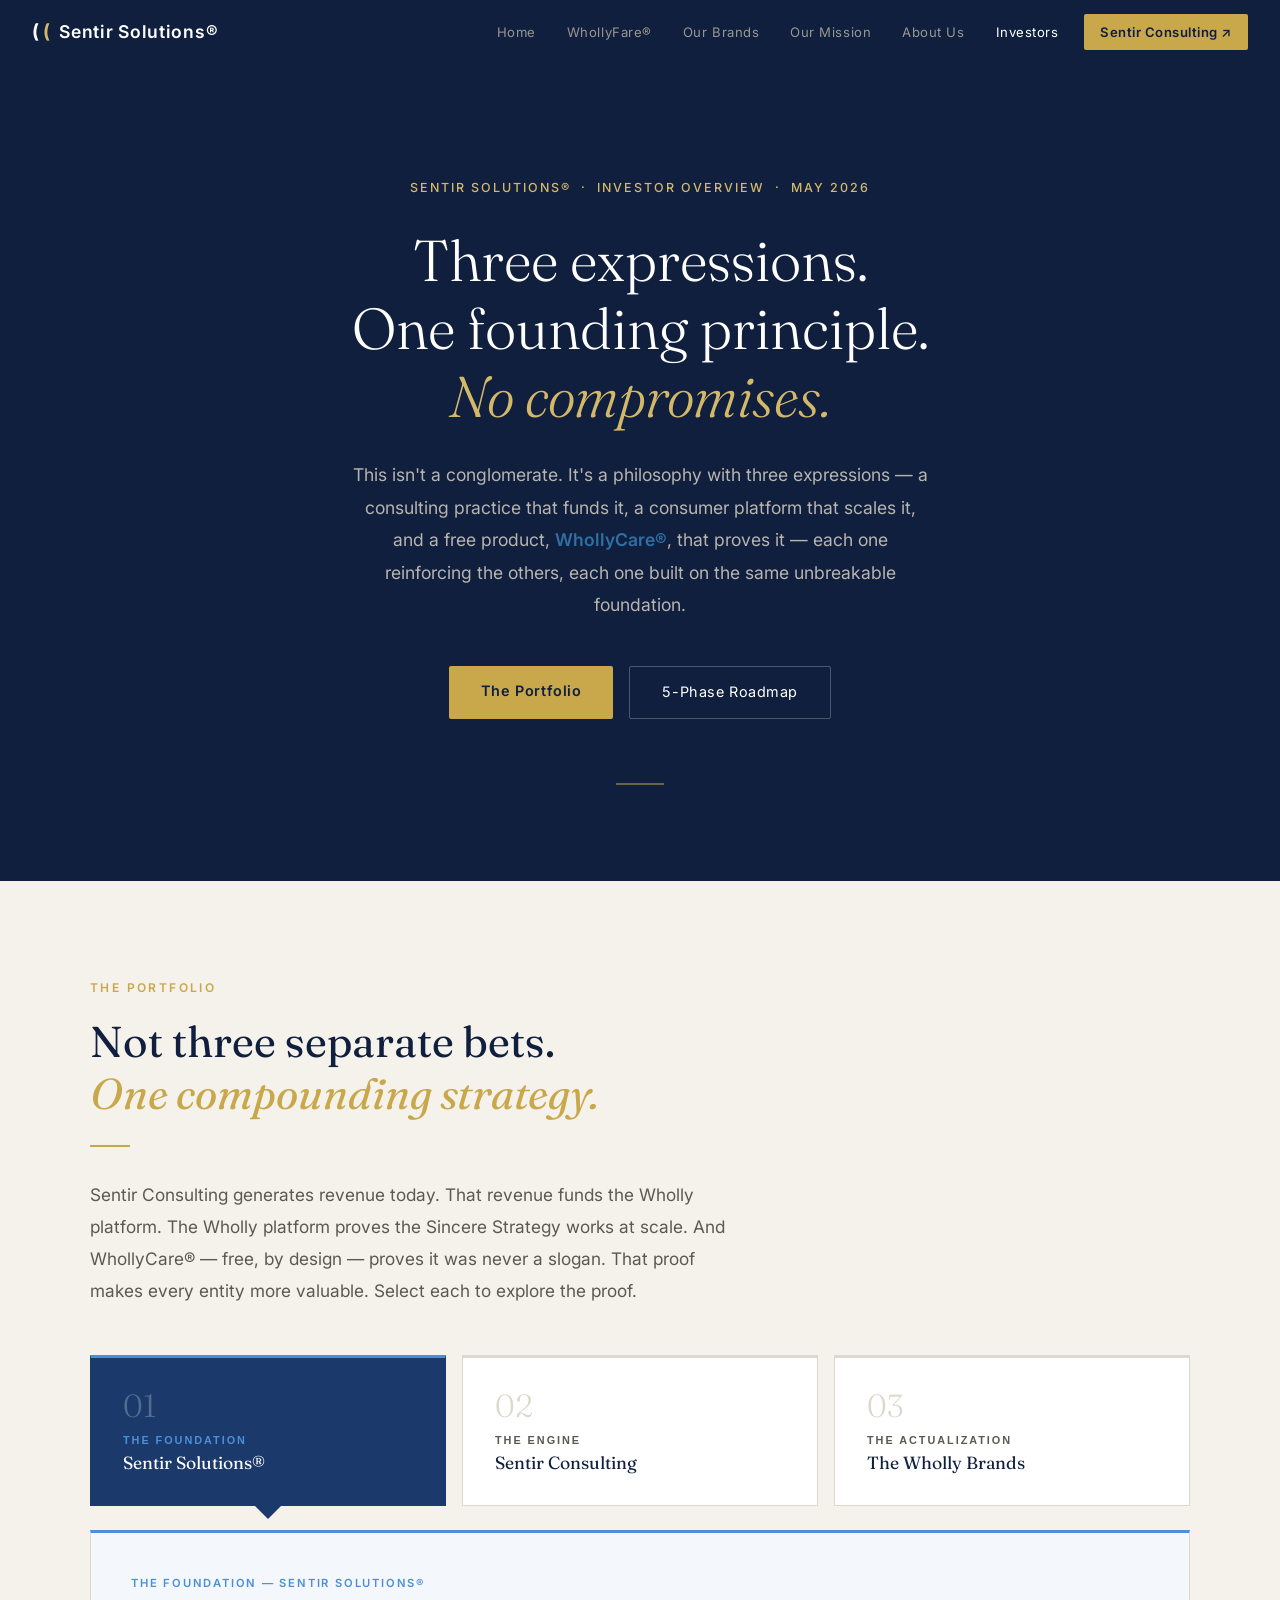
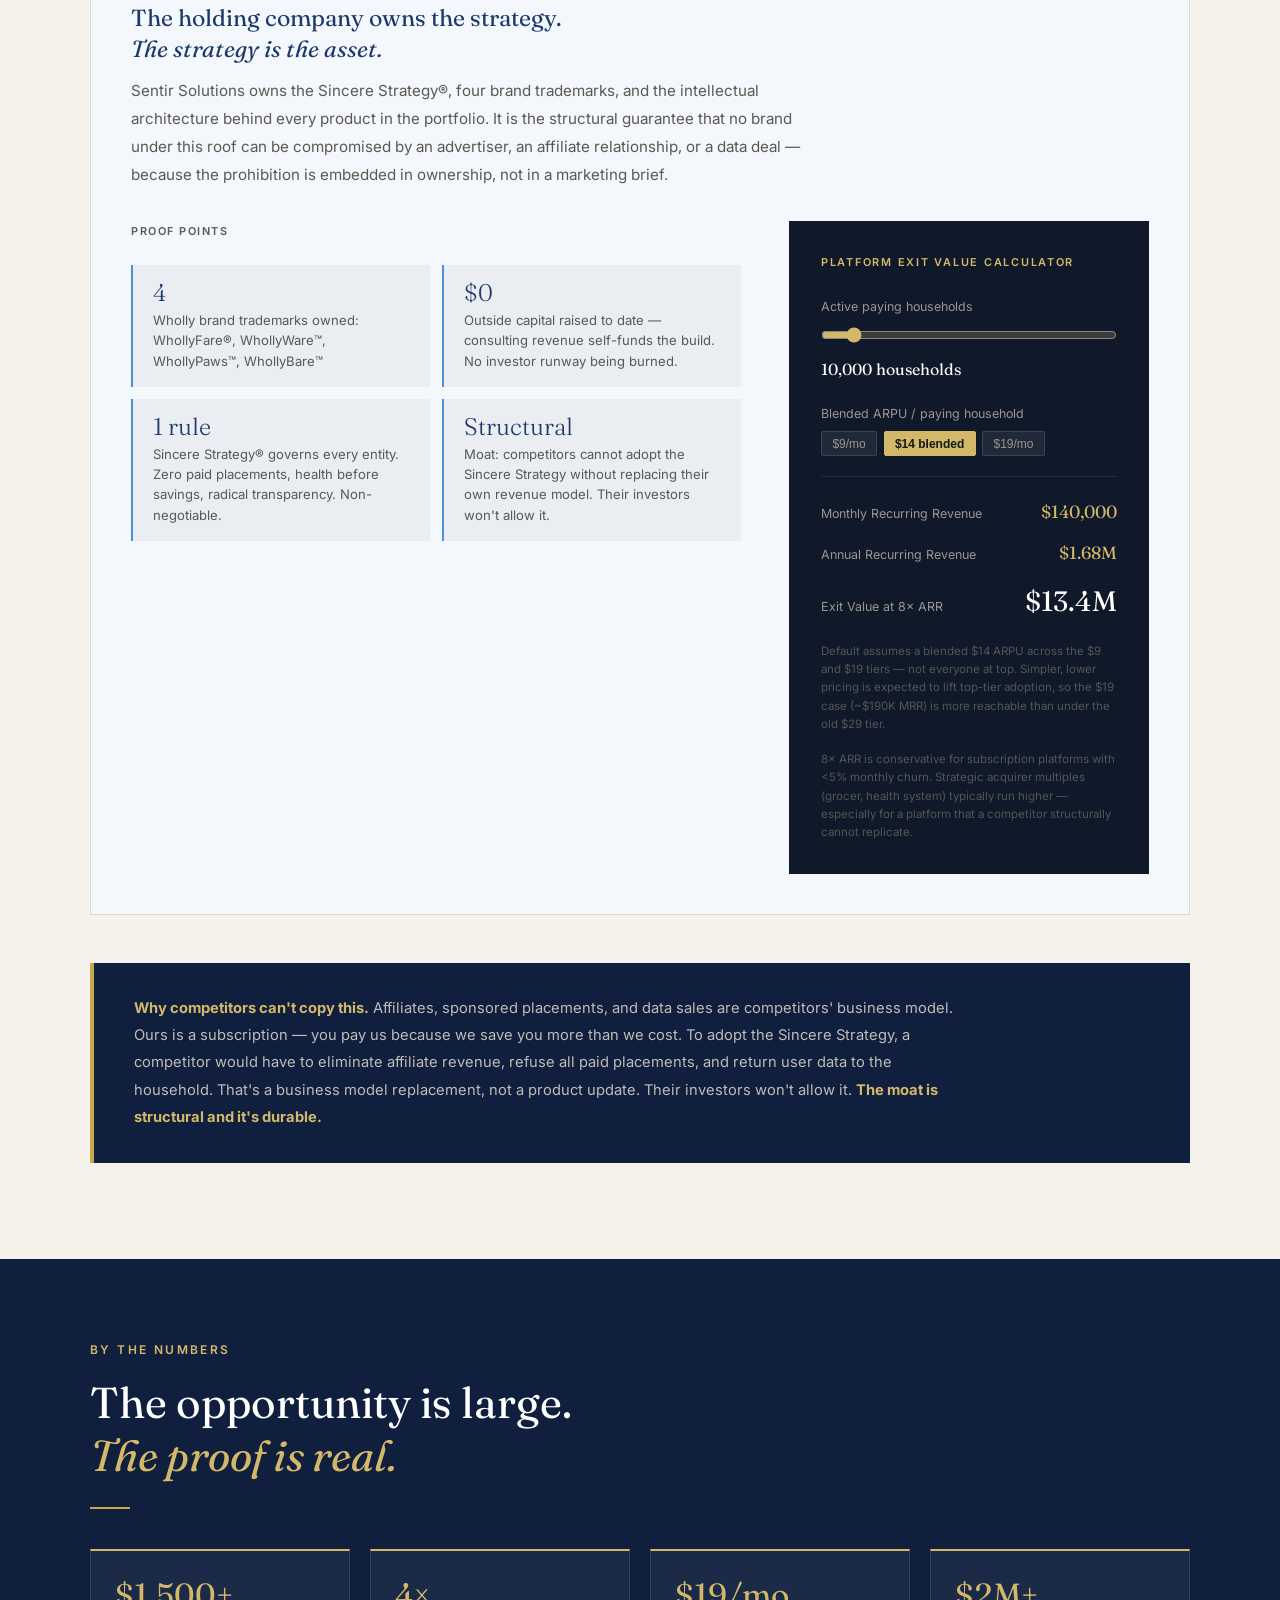
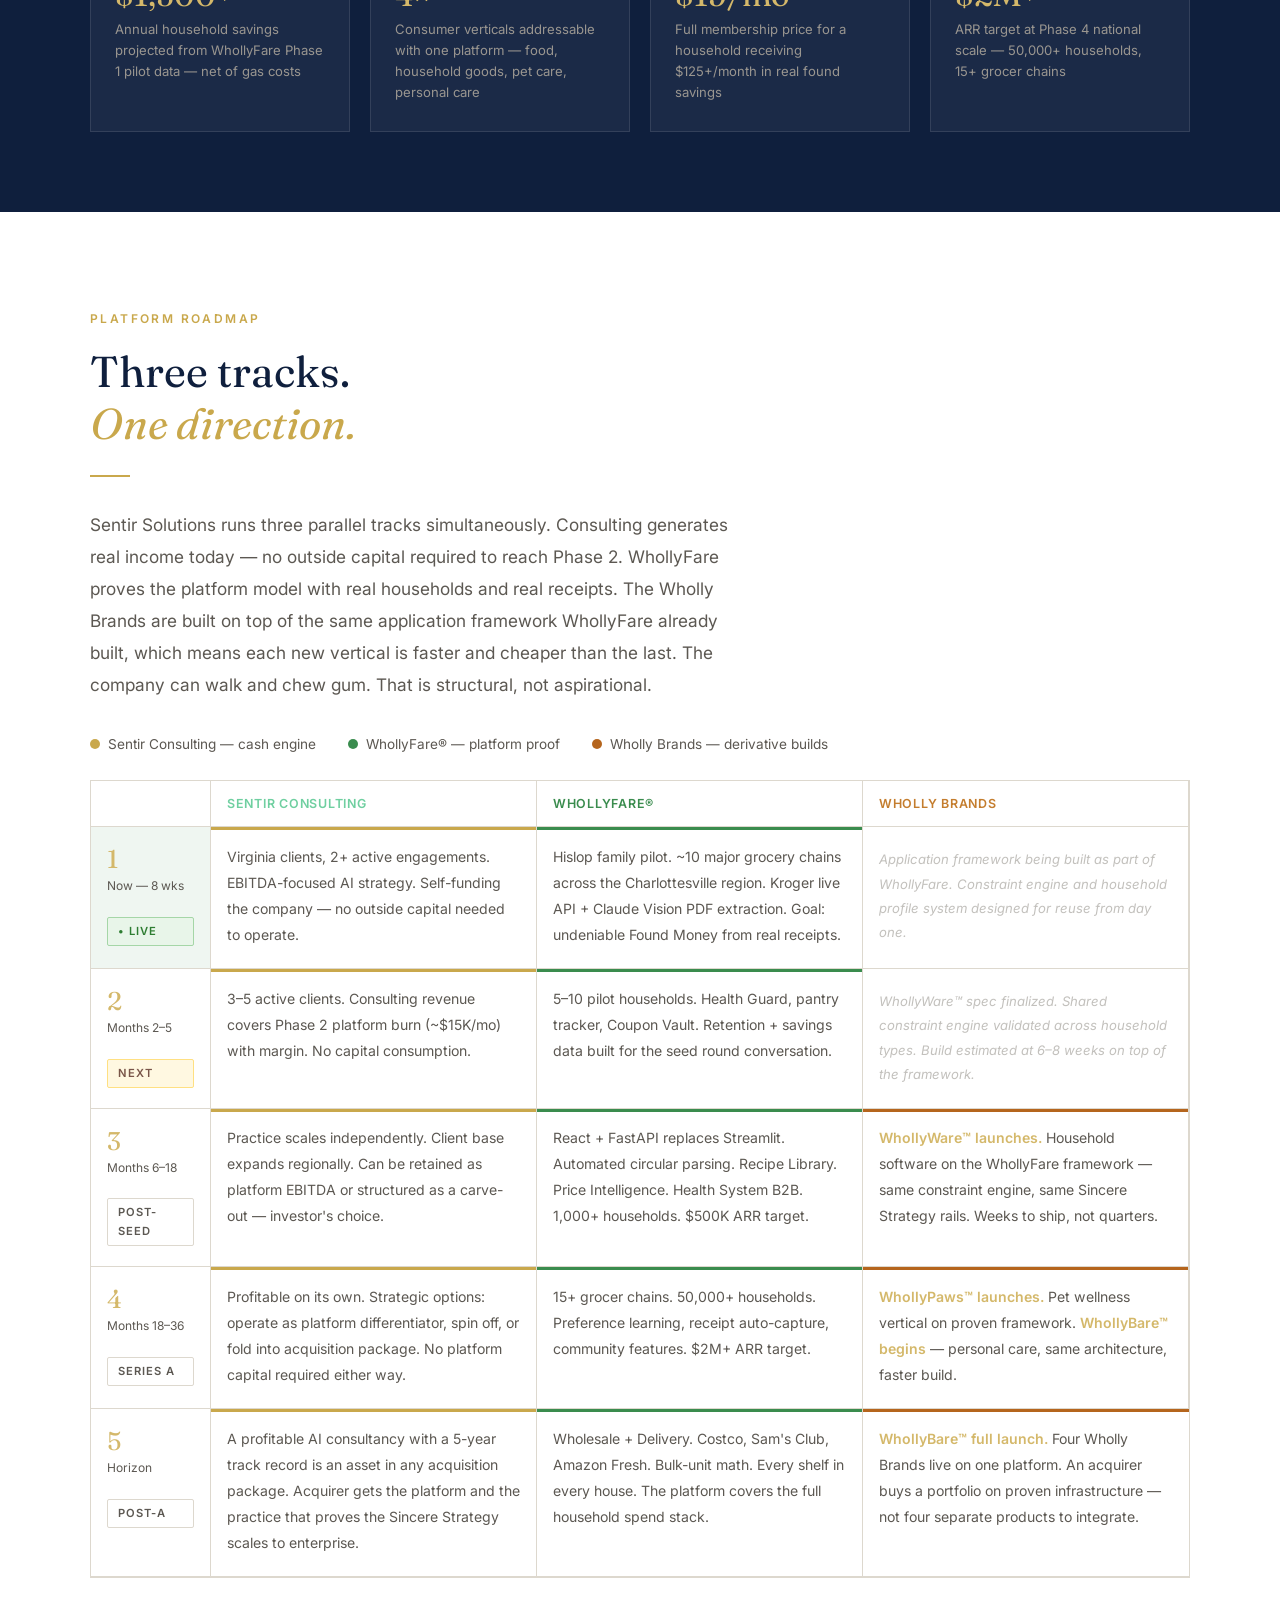
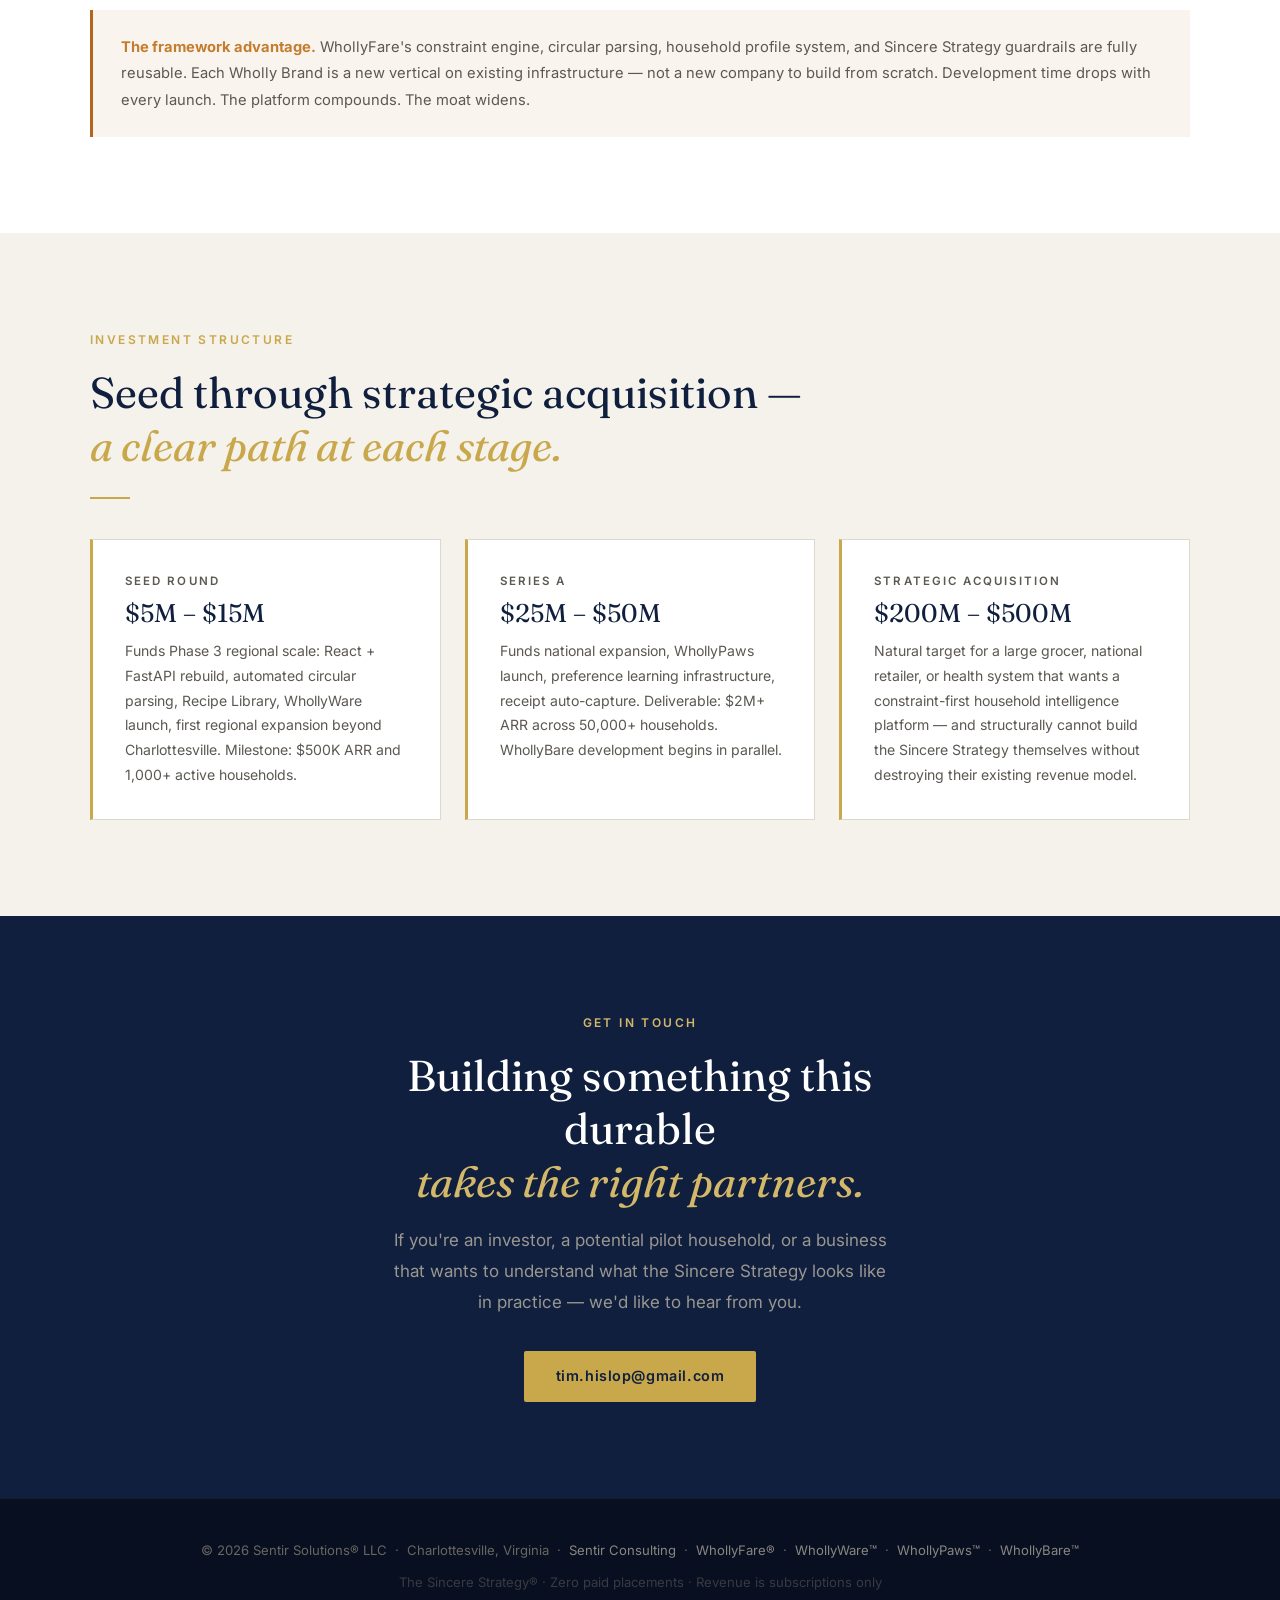
<file: investors.html>
<!DOCTYPE html>
<html lang="en">
<head>
  <meta charset="UTF-8" />
  <meta name="viewport" content="width=device-width, initial-scale=1.0" />
  <title>Investors — Sentir Solutions®</title>
  <meta name="description" content="Investor overview for Sentir Solutions® — three entities, one founding principle. Sentir Consulting funds the platform. The Wholly Brands are the end game." />
  <link rel="preconnect" href="https://fonts.googleapis.com" />
  <link rel="preconnect" href="https://fonts.gstatic.com" crossorigin />
  <link href="https://fonts.googleapis.com/css2?family=Fraunces:ital,opsz,wght@0,9..144,300;0,9..144,400;0,9..144,600;1,9..144,300&family=Inter:wght@300;400;500;600&display=swap" rel="stylesheet" />
  <link rel="stylesheet" href="css/styles.css" />
  <style>
    .investor-grid {
      display: grid;
      grid-template-columns: 1fr 1fr 1fr 1fr;
      gap: 1.25rem;
      margin-top: 2.5rem;
    }
    .inv-stat {
      padding: 1.75rem 1.5rem;
      background: rgba(255,255,255,0.05);
      border: 1px solid rgba(255,255,255,0.1);
      border-top: 2px solid var(--accent-lt);
    }
    .inv-stat .num {
      font-family: 'Fraunces', serif;
      font-size: 2rem;
      color: var(--accent-lt);
      line-height: 1;
      margin-bottom: 0.5rem;
    }
    .inv-stat .lbl {
      font-size: 0.82rem;
      color: #9A9690;
      line-height: 1.6;
    }

    .three-entity {
      display: grid;
      grid-template-columns: 1fr 1fr 1fr;
      gap: 1.5rem;
      margin-top: 3rem;
    }
    .entity-card {
      background: var(--bg-alt);
      border: 1px solid var(--border);
      border-top: 3px solid var(--accent);
      padding: 2.25rem;
    }
    .entity-card.consult { border-top-color: var(--accent); }
    .entity-card.wholly  { border-top-color: #3A8C4E; }
    .entity-card.soul    { border-top-color: var(--dark); background: var(--dark); }
    .entity-label {
      font-size: 0.7rem;
      font-weight: 600;
      letter-spacing: 0.18em;
      text-transform: uppercase;
      color: var(--accent);
      margin-bottom: 0.75rem;
    }
    .entity-card.soul .entity-label { color: var(--accent-lt); }
    .entity-card.wholly .entity-label { color: #3A8C4E; }
    .entity-card h3 {
      font-family: 'Fraunces', serif;
      font-size: 1.25rem;
      font-weight: 400;
      color: var(--dark);
      margin-bottom: 0.75rem;
      line-height: 1.25;
    }
    .entity-card.soul h3 { color: #FFFFFF; }
    .entity-card p {
      font-size: 0.9rem;
      color: var(--muted);
      line-height: 1.85;
    }
    .entity-card.soul p { color: #9A9690; }

    .moat-bar {
      background: var(--dark);
      border-left: 4px solid var(--accent);
      padding: 2rem 2.5rem;
      margin-top: 3rem;
    }
    .moat-bar p {
      font-size: 0.92rem;
      color: #C0BCB7;
      line-height: 1.85;
      max-width: 820px;
    }
    .moat-bar strong { color: var(--accent-lt); }

    .roadmap-grid {
      display: grid;
      grid-template-columns: 1fr 1fr 1fr;
      gap: 1.5rem;
      margin-top: 2.5rem;
    }
    .phase-card {
      background: var(--bg-alt);
      border: 1px solid var(--border);
      padding: 2rem;
      position: relative;
    }
    .phase-card::before {
      content: '';
      position: absolute;
      top: 0; left: 0; right: 0;
      height: 3px;
      background: var(--accent);
    }
    .phase-card.phase-active::before { background: #3A8C4E; }
    .phase-number {
      font-family: 'Fraunces', serif;
      font-size: 2.2rem;
      font-weight: 300;
      color: var(--border);
      line-height: 1;
      margin-bottom: 0.75rem;
    }
    .phase-card.phase-active .phase-number { color: #3A8C4E; }
    .phase-card h4 {
      font-family: 'Fraunces', serif;
      font-size: 1.1rem;
      color: var(--dark);
      margin-bottom: 0.35rem;
      font-weight: 400;
    }
    .phase-timeline {
      font-size: 0.72rem;
      font-weight: 600;
      letter-spacing: 0.12em;
      text-transform: uppercase;
      color: var(--muted);
      margin-bottom: 1rem;
    }
    .phase-card p { font-size: 0.9rem; color: var(--muted); line-height: 1.8; }

    /* parallel roadmap grid */
    .track-legend { display: flex; gap: 2rem; margin: 2rem 0 1.5rem; flex-wrap: wrap; }
    .tl-item { display: flex; align-items: center; gap: 0.5rem; font-size: 0.85rem; color: var(--muted); }
    .tl-dot { width: 10px; height: 10px; border-radius: 50%; flex-shrink: 0; }
    .tl-consult { background: var(--accent); }
    .tl-wf { background: #3A8C4E; }
    .tl-brands { background: #B5651D; }

    .parallel-grid {
      display: grid;
      grid-template-columns: 120px 1fr 1fr 1fr;
      gap: 0;
      border: 1px solid var(--border);
      margin-top: 1.5rem;
    }
    .pg-col-head {
      padding: 0.75rem 1rem;
      font-size: 0.78rem;
      font-weight: 600;
      letter-spacing: 0.06em;
      text-transform: uppercase;
      border-bottom: 1px solid var(--border);
      border-right: 1px solid var(--border);
      color: var(--muted);
    }
    .pg-col-head:last-child { border-right: none; }
    .ph-col { background: transparent; }
    .c-col { color: #6FCFA0; }
    .w-col { color: #3A8C4E; }
    .b-col { color: #C47D2E; }

    .pg-phase {
      display: flex;
      flex-direction: column;
      gap: 0.35rem;
      padding: 1.25rem 1rem;
      border-right: 1px solid var(--border);
      border-bottom: 1px solid var(--border);
      background: rgba(255,255,255,0.02);
    }
    .pg-phase.active-phase { background: rgba(58,140,78,0.08); }
    .pg-phase:last-of-type { border-bottom: none; }
    .ph-num {
      font-family: 'Fraunces', serif;
      font-size: 1.6rem;
      color: var(--accent-lt);
      line-height: 1;
    }
    .ph-time { font-size: 0.75rem; color: var(--muted); line-height: 1.4; }

    .pg-cell {
      padding: 1.25rem 1rem;
      border-right: 1px solid var(--border);
      border-bottom: 1px solid var(--border);
      font-size: 0.88rem;
      line-height: 1.75;
      color: var(--muted);
    }
    .pg-cell:last-child { border-right: none; }
    .pg-cell p { margin: 0; }
    .pg-cell strong { color: var(--accent-lt); font-weight: 600; }

    .cell-stripe { height: 3px; margin: -1.25rem -1rem 0.85rem; }
    .c-stripe { background: var(--accent); }
    .w-stripe { background: #3A8C4E; }
    .b-stripe { background: #B5651D; }

    .b-quiet { color: rgba(154,150,144,0.6); font-style: italic; }
    .b-quiet p { font-size: 0.82rem; }
    .b-active { }

    .framework-callout {
      margin-top: 2rem;
      padding: 1.5rem 1.75rem;
      border-left: 3px solid #B5651D;
      background: rgba(181,101,29,0.07);
      font-size: 0.92rem;
      line-height: 1.8;
      color: var(--muted);
    }
    .framework-callout strong { color: #C47D2E; }
    .phase-badge {
      display: inline-block;
      font-size: 0.7rem;
      font-weight: 600;
      letter-spacing: 0.08em;
      text-transform: uppercase;
      padding: 0.25rem 0.65rem;
      border-radius: 2px;
      margin-top: 1rem;
    }
    .badge-active { background: #E8F5E9; border: 1px solid #A5D6A7; color: #2E7D32; }
    .badge-next   { background: #FFF8E1; border: 1px solid #FFE082; color: #795548; }
    .badge-future { background: var(--bg-alt); border: 1px solid var(--border); color: var(--muted); }

    .round-grid {
      display: grid;
      grid-template-columns: 1fr 1fr 1fr;
      gap: 1.5rem;
      margin-top: 2.5rem;
    }
    .round-card {
      background: var(--bg-alt);
      border: 1px solid var(--border);
      border-left: 3px solid var(--accent);
      padding: 2rem;
    }
    .round-card h4 {
      font-size: 0.72rem;
      font-weight: 600;
      letter-spacing: 0.18em;
      text-transform: uppercase;
      color: var(--muted);
      margin-bottom: 0.5rem;
    }
    .round-card .round-size {
      font-family: 'Fraunces', serif;
      font-size: 1.6rem;
      color: var(--dark);
      line-height: 1.1;
      margin-bottom: 0.75rem;
    }
    .round-card p { font-size: 0.88rem; color: var(--muted); line-height: 1.75; }

    @media (max-width: 900px) {
      .investor-grid  { grid-template-columns: 1fr 1fr; }
      .three-entity   { grid-template-columns: 1fr; }
      .roadmap-grid   { grid-template-columns: 1fr; }
      .round-grid     { grid-template-columns: 1fr; }
    }

    /* ── INTERACTIVE ENTITY TABS ── */
    .etab-row {
      display: grid;
      grid-template-columns: 1fr 1fr 1fr;
      gap: 1rem;
      margin-top: 3rem;
    }
    .etab {
      background: var(--bg-alt);
      border: 1px solid var(--border);
      border-top: 3px solid var(--border);
      padding: 2rem;
      text-align: left;
      cursor: pointer;
      transition: all 0.25s ease;
      position: relative;
    }
    .etab:hover { border-color: #4A90D9; }
    .etab.active.etab-foundation { background: #1B3A6B; border-color: #1B3A6B; border-top-color: #4A90D9; }
    .etab.active.etab-engine     { background: #2C3E2D; border-color: #2C3E2D; border-top-color: var(--accent-lt); }
    .etab.active.etab-actual     { background: #1D5C2E; border-color: #1D5C2E; border-top-color: #6FCFA0; }
    .etab-num {
      font-family: 'Fraunces', serif;
      font-size: 2rem;
      font-weight: 300;
      color: var(--border);
      line-height: 1;
      margin-bottom: 0.75rem;
      transition: color 0.25s;
    }
    .etab.active .etab-num { color: rgba(255,255,255,0.25); }
    .etab-label {
      font-size: 0.68rem;
      font-weight: 600;
      letter-spacing: 0.18em;
      text-transform: uppercase;
      color: var(--muted);
      margin-bottom: 0.4rem;
      transition: color 0.25s;
    }
    .etab.active.etab-foundation .etab-label { color: #4A90D9; }
    .etab.active.etab-engine     .etab-label { color: var(--accent-lt); }
    .etab.active.etab-actual     .etab-label { color: #6FCFA0; }
    .etab-name {
      font-family: 'Fraunces', serif;
      font-size: 1.1rem;
      font-weight: 400;
      color: var(--dark);
      transition: color 0.25s;
    }
    .etab.active .etab-name { color: #FFFFFF; }
    .etab-arrow {
      position: absolute;
      bottom: -14px;
      left: 50%;
      transform: translateX(-50%);
      width: 0; height: 0;
      display: none;
    }
    .etab.active.etab-foundation .etab-arrow { display: block; border-left: 13px solid transparent; border-right: 13px solid transparent; border-top: 13px solid #1B3A6B; }
    .etab.active.etab-engine     .etab-arrow { display: block; border-left: 13px solid transparent; border-right: 13px solid transparent; border-top: 13px solid #2C3E2D; }
    .etab.active.etab-actual     .etab-arrow { display: block; border-left: 13px solid transparent; border-right: 13px solid transparent; border-top: 13px solid #1D5C2E; }

    /* ── ENTITY PANELS ── */
    .entity-panel {
      margin-top: 1.5rem;
      padding: 2.5rem;
      border: 1px solid var(--border);
      animation: panelFade 0.3s ease;
    }
    @keyframes panelFade { from { opacity:0; transform:translateY(6px); } to { opacity:1; transform:translateY(0); } }
    .panel-foundation { border-top: 3px solid #4A90D9; background: #F4F7FC; }
    .panel-engine     { border-top: 3px solid var(--accent); background: var(--bg-alt); }
    .panel-actual     { border-top: 3px solid #3A8C4E; background: #F2F8F4; }
    .panel-grid {
      display: grid;
      grid-template-columns: 1fr 360px;
      gap: 3rem;
      align-items: start;
      margin-top: 2rem;
    }
    .proof-grid {
      display: grid;
      grid-template-columns: 1fr 1fr;
      gap: 0.75rem;
      margin-top: 1.5rem;
    }
    .proof-pt {
      padding: 1rem 1.25rem;
      background: rgba(0,0,0,0.04);
    }
    .proof-pt-num {
      font-family: 'Fraunces', serif;
      font-size: 1.5rem;
      font-weight: 300;
      line-height: 1;
      margin-bottom: 0.3rem;
    }
    .panel-foundation .proof-pt { border-left: 2px solid #4A90D9; }
    .panel-foundation .proof-pt-num { color: #1B3A6B; }
    .panel-engine .proof-pt { border-left: 2px solid var(--accent); }
    .panel-engine .proof-pt-num { color: var(--accent); }
    .panel-actual .proof-pt { border-left: 2px solid #3A8C4E; }
    .panel-actual .proof-pt-num { color: #1D5C2E; }
    .proof-pt-lbl { font-size: 0.82rem; color: var(--muted); line-height: 1.55; }

    /* ── CALCULATOR ── */
    .calc-box { background: #0F1A0F; padding: 2rem; }
    .panel-foundation .calc-box { background: #0F1929; }
    .calc-title { font-size: 0.68rem; font-weight: 600; letter-spacing: 0.16em; text-transform: uppercase; color: var(--accent-lt); margin-bottom: 1.5rem; }
    .calc-field { margin-bottom: 1.25rem; }
    .calc-field label { display: block; font-size: 0.78rem; color: #9A9690; margin-bottom: 0.4rem; }
    .calc-field input[type=range] { width: 100%; accent-color: var(--accent-lt); cursor: pointer; }
    .calc-fval { font-family: 'Fraunces', serif; font-size: 1rem; color: #FFFFFF; margin-top: 0.25rem; }
    .tier-row { display: flex; gap: 0.4rem; flex-wrap: wrap; }
    .tier-btn { background: rgba(255,255,255,0.07); border: 1px solid rgba(255,255,255,0.12); color: #9A9690; font-size: 0.75rem; padding: 0.3rem 0.65rem; cursor: pointer; border-radius: 2px; transition: all 0.18s; }
    .tier-btn.on { background: var(--accent-lt); border-color: var(--accent-lt); color: #0F1A0F; font-weight: 600; }
    .calc-hr { height: 1px; background: rgba(255,255,255,0.08); margin: 1.25rem 0; }
    .calc-row { display: flex; justify-content: space-between; align-items: baseline; margin-bottom: 0.65rem; }
    .calc-lbl { font-size: 0.78rem; color: #9A9690; }
    .calc-val { font-family: 'Fraunces', serif; font-size: 1.1rem; color: var(--accent-lt); }
    .calc-val.xl { font-size: 1.75rem; color: #FFFFFF; }
    .calc-note { font-size: 0.72rem; color: #555; margin-top: 1rem; line-height: 1.6; }

    @media (max-width: 900px) {
      .etab-row { grid-template-columns: 1fr; }
      .panel-grid { grid-template-columns: 1fr; }
      .proof-grid { grid-template-columns: 1fr; }
    }
  </style>
</head>
<body>

  <!-- NAV -->
  <nav>
    <a class="nav-logo" href="index.html">
      <span class="mark-pipe1">(</span><span class="mark-pipe2">(</span> Sentir Solutions®
    </a>
    <div class="nav-links">
      <a href="index.html" class="nav-link">Home</a>
      <a href="whollyfare.html" class="nav-link">WhollyFare®</a>
      <a href="brands.html" class="nav-link">Our Brands</a>
      <a href="mission.html" class="nav-link">Our Mission</a>
      <a href="about.html" class="nav-link">About Us</a>
      <a href="investors.html" class="nav-link active">Investors</a>
      <a href="https://sentirsolutions.github.io/sentir-consulting-site/" class="nav-link cta" target="_blank" rel="noopener">Sentir Consulting ↗</a>
    </div>
    <button class="nav-hamburger" id="nav-hamburger" aria-label="Open menu" aria-expanded="false">☰</button>
  <div class="nav-mobile-menu" id="nav-mobile-menu">
    <a href="index.html">Home</a>
    <a href="brands.html">Our Brands</a>
    <a href="whollyfare.html">WhollyFare®</a>
    <a href="mission.html">Our Mission</a>
    <a href="about.html">About Us</a>
    <a href="investors.html">Investors</a>
    <a href="https://sentirsolutions.github.io/sentir-consulting-site/" class="mob-cta" target="_blank" rel="noopener">Sentir Consulting ↗</a>
  </div>
  </nav>

  <!-- HERO -->
  <section class="hero">
    <p class="hero-eyebrow">Sentir Solutions® &nbsp;·&nbsp; Investor Overview &nbsp;·&nbsp; May 2026</p>
    <h1>Three expressions.<br />One founding principle.<br /><em>No compromises.</em></h1>
    <p class="hero-sub">
      This isn't a conglomerate. It's a philosophy with three expressions —
      a consulting practice that funds it, a consumer platform that scales it, and a free product, <a href="whollycare/" target="_blank" rel="noopener" style="color:#2F6FA5;font-weight:600;text-decoration:none;">WhollyCare®</a>, that proves it —
      each one reinforcing the others, each one built on the same unbreakable foundation.
    </p>
    <div class="hero-actions">
      <a href="#entities" class="btn-primary">The Portfolio</a>
      <a href="#roadmap" class="btn-ghost">5-Phase Roadmap</a>
    </div>
    <div class="hero-rule"></div>
  </section>

  <!-- THE THREE ENTITIES (INTERACTIVE) -->
  <section id="entities">
    <div class="container">
      <p class="section-label">The Portfolio</p>
      <h2>Not three separate bets.<br /><em>One compounding strategy.</em></h2>
      <div class="divider"></div>
      <p class="lead">Sentir Consulting generates revenue today. That revenue funds the Wholly platform. The Wholly platform proves the Sincere Strategy works at scale. And WhollyCare® — free, by design — proves it was never a slogan. That proof makes every entity more valuable. Select each to explore the proof.</p>

      <!-- TAB ROW -->
      <div class="etab-row">
        <button class="etab etab-foundation active" onclick="switchEntity('foundation')">
          <div class="etab-num">01</div>
          <div class="etab-label">The Foundation</div>
          <div class="etab-name">Sentir Solutions®</div>
          <div class="etab-arrow"></div>
        </button>
        <button class="etab etab-engine" onclick="switchEntity('engine')">
          <div class="etab-num">02</div>
          <div class="etab-label">The Engine</div>
          <div class="etab-name">Sentir Consulting</div>
          <div class="etab-arrow"></div>
        </button>
        <button class="etab etab-actual" onclick="switchEntity('actual')">
          <div class="etab-num">03</div>
          <div class="etab-label">The Actualization</div>
          <div class="etab-name">The Wholly Brands</div>
          <div class="etab-arrow"></div>
        </button>
      </div>

      <!-- PANEL: FOUNDATION -->
      <div class="entity-panel panel-foundation" id="panel-foundation">
        <p style="font-size:0.7rem;font-weight:600;letter-spacing:0.16em;text-transform:uppercase;color:#4A90D9;margin-bottom:0.5rem;">The Foundation &mdash; Sentir Solutions®</p>
        <h3 style="font-family:'Fraunces',serif;font-size:1.45rem;font-weight:400;color:#1B3A6B;margin-bottom:0.75rem;line-height:1.35;">The holding company owns the strategy.<br /><em>The strategy is the asset.</em></h3>
        <p style="color:var(--muted);max-width:680px;line-height:1.85;font-size:0.95rem;">Sentir Solutions owns the Sincere Strategy®, four brand trademarks, and the intellectual architecture behind every product in the portfolio. It is the structural guarantee that no brand under this roof can be compromised by an advertiser, an affiliate relationship, or a data deal — because the prohibition is embedded in ownership, not in a marketing brief.</p>
        <div class="panel-grid">
          <div>
            <p style="font-size:0.68rem;font-weight:600;letter-spacing:0.14em;text-transform:uppercase;color:var(--muted);margin-bottom:0.75rem;">Proof Points</p>
            <div class="proof-grid">
              <div class="proof-pt">
                <div class="proof-pt-num">4</div>
                <div class="proof-pt-lbl">Wholly brand trademarks owned: WhollyFare®, WhollyWare™, WhollyPaws™, WhollyBare™</div>
              </div>
              <div class="proof-pt">
                <div class="proof-pt-num">$0</div>
                <div class="proof-pt-lbl">Outside capital raised to date — consulting revenue self-funds the build. No investor runway being burned.</div>
              </div>
              <div class="proof-pt">
                <div class="proof-pt-num">1 rule</div>
                <div class="proof-pt-lbl">Sincere Strategy® governs every entity. Zero paid placements, health before savings, radical transparency. Non-negotiable.</div>
              </div>
              <div class="proof-pt">
                <div class="proof-pt-num">Structural</div>
                <div class="proof-pt-lbl">Moat: competitors cannot adopt the Sincere Strategy without replacing their own revenue model. Their investors won't allow it.</div>
              </div>
            </div>
          </div>
          <div class="calc-box">
            <div class="calc-title">Platform Exit Value Calculator</div>
            <div class="calc-field">
              <label>Active paying households</label>
              <input type="range" id="f-hh" min="1000" max="100000" step="1000" value="10000" oninput="calcF()" />
              <div class="calc-fval" id="f-hh-v">10,000 households</div>
            </div>
            <div class="calc-field">
              <label>Blended ARPU / paying household</label>
              <div class="tier-row">
                <button class="tier-btn" onclick="setFTier(9,this)">$9/mo</button>
                <button class="tier-btn on" onclick="setFTier(14,this)">$14 blended</button>
                <button class="tier-btn" onclick="setFTier(19,this)">$19/mo</button>
              </div>
            </div>
            <div class="calc-hr"></div>
            <div class="calc-row"><span class="calc-lbl">Monthly Recurring Revenue</span><span class="calc-val" id="f-mrr">$140,000</span></div>
            <div class="calc-row"><span class="calc-lbl">Annual Recurring Revenue</span><span class="calc-val" id="f-arr">$1.68M</span></div>
            <div class="calc-row"><span class="calc-lbl">Exit Value at 8&times; ARR</span><span class="calc-val xl" id="f-exit">$13.4M</span></div>
            <p class="calc-note">Default assumes a blended $14 ARPU across the $9 and $19 tiers — not everyone at top. Simpler, lower pricing is expected to lift top-tier adoption, so the $19 case (~$190K MRR) is more reachable than under the old $29 tier.</p>
            <p class="calc-note">8&times; ARR is conservative for subscription platforms with &lt;5% monthly churn. Strategic acquirer multiples (grocer, health system) typically run higher — especially for a platform that a competitor structurally cannot replicate.</p>
          </div>
        </div>
      </div>

      <!-- PANEL: ENGINE -->
      <div class="entity-panel panel-engine" id="panel-engine" style="display:none;">
        <p style="font-size:0.7rem;font-weight:600;letter-spacing:0.16em;text-transform:uppercase;color:var(--accent);margin-bottom:0.5rem;">The Engine &mdash; Sentir Consulting</p>
        <h3 style="font-family:'Fraunces',serif;font-size:1.45rem;font-weight:400;color:var(--dark);margin-bottom:0.75rem;line-height:1.35;">Consulting generates the revenue.<br /><em>That revenue funds the platform.</em></h3>
        <p style="color:var(--muted);max-width:680px;line-height:1.85;font-size:0.95rem;">Two decades of AI strategy for Virginia businesses that want to grow without gutting the team that built the place. We increase EBITDA, eliminate repetitive work, and upskill the trusted workforce — the people the owner would never replace. No vendor relationships that shape our recommendations. No generic playbooks. That's the Sincere Strategy applied to consulting. The practice generates real income while the platform is being built. No outside capital required to reach Phase 2.</p>
        <div class="panel-grid">
          <div>
            <p style="font-size:0.68rem;font-weight:600;letter-spacing:0.14em;text-transform:uppercase;color:var(--muted);margin-bottom:0.75rem;">Proof Points</p>
            <div class="proof-grid">
              <div class="proof-pt">
                <div class="proof-pt-num">20+</div>
                <div class="proof-pt-lbl">Years of AI strategy experience across federal, enterprise, and small-to-mid market clients</div>
              </div>
              <div class="proof-pt">
                <div class="proof-pt-num">~2,800</div>
                <div class="proof-pt-lbl">Virginia businesses in the $5M&ndash;$50M range — the primary consulting target market</div>
              </div>
              <div class="proof-pt">
                <div class="proof-pt-num">3&ndash;5%</div>
                <div class="proof-pt-lbl">EBITDA improvement target per engagement — measurable and documentable for the client</div>
              </div>
              <div class="proof-pt">
                <div class="proof-pt-num">Phase 2</div>
                <div class="proof-pt-lbl">Fully fundable from consulting revenue alone — no external capital required to prove product-market fit</div>
              </div>
            </div>
          </div>
          <div class="calc-box">
            <div class="calc-title">Self-Funding Model</div>
            <div class="calc-field">
              <label>Annual consulting revenue</label>
              <input type="range" id="e-rev" min="100000" max="2000000" step="50000" value="500000" oninput="calcE()" />
              <div class="calc-fval" id="e-rev-v">$500,000</div>
            </div>
            <div class="calc-field">
              <label>Platform reinvestment rate</label>
              <input type="range" id="e-rate" min="10" max="50" step="5" value="25" oninput="calcE()" />
              <div class="calc-fval" id="e-rate-v">25%</div>
            </div>
            <div class="calc-hr"></div>
            <div class="calc-row"><span class="calc-lbl">Annual platform budget</span><span class="calc-val" id="e-budget">$125,000</span></div>
            <div class="calc-row"><span class="calc-lbl">Retained consulting profit</span><span class="calc-val" id="e-retained">$375,000</span></div>
            <div class="calc-row"><span class="calc-lbl">Phase 2 runway (est. $15K/mo)</span><span class="calc-val xl" id="e-runway">8.3 mo</span></div>
            <p class="calc-note">Phase 2 estimated burn: ~$15,000/month (infrastructure, tooling, contractor support for 5&ndash;10 pilot households). Consulting covers the runway while the platform earns its proof points.</p>
          </div>
        </div>
      </div>

      <!-- PANEL: ACTUALIZATION -->
      <div class="entity-panel panel-actual" id="panel-actual" style="display:none;">
        <p style="font-size:0.7rem;font-weight:600;letter-spacing:0.16em;text-transform:uppercase;color:#3A8C4E;margin-bottom:0.5rem;">The Actualization &mdash; The Wholly Brands</p>
        <h3 style="font-family:'Fraunces',serif;font-size:1.45rem;font-weight:400;color:var(--dark);margin-bottom:0.75rem;line-height:1.35;">WhollyFare proved the model.<br /><em>Three more brands extend it.</em></h3>
        <p style="color:var(--muted);max-width:680px;line-height:1.85;font-size:0.95rem;">The constraint engine, local-first pricing, net savings after trip costs, and zero paid placements — the full Sincere Strategy stack — is category-agnostic. WhollyFare proved it works for groceries with a live product and real pilot data. WhollyWare, WhollyPaws, and WhollyBare extend the same architecture to every shelf in a household. One platform. Four revenue streams. One structural moat.</p>
        <div class="panel-grid">
          <div>
            <p style="font-size:0.68rem;font-weight:600;letter-spacing:0.14em;text-transform:uppercase;color:var(--muted);margin-bottom:0.75rem;">Proof Points &mdash; Live Today</p>
            <div class="proof-grid">
              <div class="proof-pt">
                <div class="proof-pt-num">Live</div>
                <div class="proof-pt-lbl">WhollyFare® is a working product — real households, real receipts, real savings tracked weekly in Charlottesville VA</div>
              </div>
              <div class="proof-pt">
                <div class="proof-pt-num">239+</div>
                <div class="proof-pt-lbl">Items ingested via Kroger API — automated live pricing, no manual entry required for the platform's primary store</div>
              </div>
              <div class="proof-pt">
                <div class="proof-pt-num">$27.99</div>
                <div class="proof-pt-lbl">Net Found Money, pilot week of May 21 2026. Gross $30.25 minus $2.26 gas. Harris Teeter skipped — savings didn't cover the drive.</div>
              </div>
              <div class="proof-pt">
                <div class="proof-pt-num">4&times;</div>
                <div class="proof-pt-lbl">Consumer verticals addressable from one platform — groceries, household goods, pet care, personal care</div>
              </div>
            </div>
          </div>
          <div class="calc-box">
            <div class="calc-title">Household Savings Calculator</div>
            <div class="calc-field">
              <label>Weekly household grocery spend</label>
              <input type="range" id="a-spend" min="100" max="500" step="25" value="250" oninput="calcA()" />
              <div class="calc-fval" id="a-spend-v">$250 / week</div>
            </div>
            <div class="calc-field">
              <label>Subscription tier</label>
              <div class="tier-row">
                <button class="tier-btn" onclick="setATier(0,0.05,this)">Free</button>
                <button class="tier-btn" onclick="setATier(9,0.12,this)">$9/mo</button>
                <button class="tier-btn on" onclick="setATier(19,0.15,this)">$19/mo</button>
              </div>
            </div>
            <div class="calc-hr"></div>
            <div class="calc-row"><span class="calc-lbl">Projected annual savings</span><span class="calc-val" id="a-saved">$1,950</span></div>
            <div class="calc-row"><span class="calc-lbl">Annual subscription cost</span><span class="calc-val" id="a-sub">$228</span></div>
            <div class="calc-row"><span class="calc-lbl">Net savings to household</span><span class="calc-val xl" id="a-net">$1,722</span></div>
            <p class="calc-note">Savings rates by tier: Free (price visibility, ~5%), Plus $9/mo (~12%), Full $19/mo (~15%). Based on Phase 1 pilot data. A household keeping $1,722/year on a $228 subscription doesn't cancel.</p>
          </div>
        </div>
      </div>

      <!-- MOAT BAR -->
      <div class="moat-bar">
        <p><strong>Why competitors can't copy this.</strong> Affiliates, sponsored placements, and data sales are competitors' business model. Ours is a subscription &mdash; you pay us because we save you more than we cost. To adopt the Sincere Strategy, a competitor would have to eliminate affiliate revenue, refuse all paid placements, and return user data to the household. That's a business model replacement, not a product update. Their investors won't allow it. <strong>The moat is structural and it's durable.</strong></p>
      </div>
    </div>
  </section>

  <!-- KEY STATS -->
  <section class="dark" style="padding-top: 5rem; padding-bottom: 5rem;">
    <div class="container">
      <p class="section-label light">By the Numbers</p>
      <h2 class="light">The opportunity is large.<br /><em>The proof is real.</em></h2>
      <div class="divider"></div>

      <div class="investor-grid">
        <div class="inv-stat">
          <div class="num">$1,500+</div>
          <div class="lbl">Annual household savings projected from WhollyFare Phase 1 pilot data — net of gas costs</div>
        </div>
        <div class="inv-stat">
          <div class="num">4×</div>
          <div class="lbl">Consumer verticals addressable with one platform — food, household goods, pet care, personal care</div>
        </div>
        <div class="inv-stat">
          <div class="num">$19/mo</div>
          <div class="lbl">Full membership price for a household receiving $125+/month in real found savings</div>
        </div>
        <div class="inv-stat">
          <div class="num">$2M+</div>
          <div class="lbl">ARR target at Phase 4 national scale — 50,000+ households, 15+ grocer chains</div>
        </div>
      </div>
    </div>
  </section>

  <!-- ROADMAP -->
  <section id="roadmap" style="background: var(--bg-alt);">
    <div class="container">
      <p class="section-label">Platform Roadmap</p>
      <h2>Three tracks.<br /><em>One direction.</em></h2>
      <div class="divider"></div>
      <p class="lead">Sentir Solutions runs three parallel tracks simultaneously. Consulting generates real income today &mdash; no outside capital required to reach Phase 2. WhollyFare proves the platform model with real households and real receipts. The Wholly Brands are built on top of the same application framework WhollyFare already built, which means each new vertical is faster and cheaper than the last. The company can walk and chew gum. That is structural, not aspirational.</p>

      <div class="track-legend">
        <div class="tl-item"><span class="tl-dot tl-consult"></span>Sentir Consulting &mdash; cash engine</div>
        <div class="tl-item"><span class="tl-dot tl-wf"></span>WhollyFare&reg; &mdash; platform proof</div>
        <div class="tl-item"><span class="tl-dot tl-brands"></span>Wholly Brands &mdash; derivative builds</div>
      </div>

      <div class="parallel-grid">
        <div class="pg-col-head ph-col"></div>
        <div class="pg-col-head c-col">Sentir Consulting</div>
        <div class="pg-col-head w-col">WhollyFare&reg;</div>
        <div class="pg-col-head b-col">Wholly Brands</div>

        <div class="pg-phase active-phase">
          <span class="ph-num">1</span>
          <span class="ph-time">Now &mdash; 8 wks</span>
          <span class="phase-badge badge-active">&bull; Live</span>
        </div>
        <div class="pg-cell c-cell">
          <div class="cell-stripe c-stripe"></div>
          <p>Virginia clients, 2+ active engagements. EBITDA-focused AI strategy. Self-funding the company &mdash; no outside capital needed to operate.</p>
        </div>
        <div class="pg-cell w-cell">
          <div class="cell-stripe w-stripe"></div>
          <p>Hislop family pilot. ~10 major grocery chains across the Charlottesville region. Kroger live API + Claude Vision PDF extraction. Goal: undeniable Found Money from real receipts.</p>
        </div>
        <div class="pg-cell b-cell b-quiet">
          <p>Application framework being built as part of WhollyFare. Constraint engine and household profile system designed for reuse from day one.</p>
        </div>

        <div class="pg-phase">
          <span class="ph-num">2</span>
          <span class="ph-time">Months 2&ndash;5</span>
          <span class="phase-badge badge-next">Next</span>
        </div>
        <div class="pg-cell c-cell">
          <div class="cell-stripe c-stripe"></div>
          <p>3&ndash;5 active clients. Consulting revenue covers Phase 2 platform burn (~$15K/mo) with margin. No capital consumption.</p>
        </div>
        <div class="pg-cell w-cell">
          <div class="cell-stripe w-stripe"></div>
          <p>5&ndash;10 pilot households. Health Guard, pantry tracker, Coupon Vault. Retention + savings data built for the seed round conversation.</p>
        </div>
        <div class="pg-cell b-cell b-quiet">
          <p>WhollyWare&trade; spec finalized. Shared constraint engine validated across household types. Build estimated at 6&ndash;8 weeks on top of the framework.</p>
        </div>

        <div class="pg-phase">
          <span class="ph-num">3</span>
          <span class="ph-time">Months 6&ndash;18</span>
          <span class="phase-badge badge-future">Post-Seed</span>
        </div>
        <div class="pg-cell c-cell">
          <div class="cell-stripe c-stripe"></div>
          <p>Practice scales independently. Client base expands regionally. Can be retained as platform EBITDA or structured as a carve-out &mdash; investor&#39;s choice.</p>
        </div>
        <div class="pg-cell w-cell">
          <div class="cell-stripe w-stripe"></div>
          <p>React + FastAPI replaces Streamlit. Automated circular parsing. Recipe Library. Price Intelligence. Health System B2B. 1,000+ households. $500K ARR target.</p>
        </div>
        <div class="pg-cell b-cell b-active">
          <div class="cell-stripe b-stripe"></div>
          <p><strong>WhollyWare&trade; launches.</strong> Household software on the WhollyFare framework &mdash; same constraint engine, same Sincere Strategy rails. Weeks to ship, not quarters.</p>
        </div>

        <div class="pg-phase">
          <span class="ph-num">4</span>
          <span class="ph-time">Months 18&ndash;36</span>
          <span class="phase-badge badge-future">Series A</span>
        </div>
        <div class="pg-cell c-cell">
          <div class="cell-stripe c-stripe"></div>
          <p>Profitable on its own. Strategic options: operate as platform differentiator, spin off, or fold into acquisition package. No platform capital required either way.</p>
        </div>
        <div class="pg-cell w-cell">
          <div class="cell-stripe w-stripe"></div>
          <p>15+ grocer chains. 50,000+ households. Preference learning, receipt auto-capture, community features. $2M+ ARR target.</p>
        </div>
        <div class="pg-cell b-cell b-active">
          <div class="cell-stripe b-stripe"></div>
          <p><strong>WhollyPaws&trade; launches.</strong> Pet wellness vertical on proven framework. <strong>WhollyBare&trade; begins</strong> &mdash; personal care, same architecture, faster build.</p>
        </div>

        <div class="pg-phase">
          <span class="ph-num">5</span>
          <span class="ph-time">Horizon</span>
          <span class="phase-badge badge-future">Post-A</span>
        </div>
        <div class="pg-cell c-cell">
          <div class="cell-stripe c-stripe"></div>
          <p>A profitable AI consultancy with a 5-year track record is an asset in any acquisition package. Acquirer gets the platform and the practice that proves the Sincere Strategy scales to enterprise.</p>
        </div>
        <div class="pg-cell w-cell">
          <div class="cell-stripe w-stripe"></div>
          <p>Wholesale + Delivery. Costco, Sam&#39;s Club, Amazon Fresh. Bulk-unit math. Every shelf in every house. The platform covers the full household spend stack.</p>
        </div>
        <div class="pg-cell b-cell b-active">
          <div class="cell-stripe b-stripe"></div>
          <p><strong>WhollyBare&trade; full launch.</strong> Four Wholly Brands live on one platform. An acquirer buys a portfolio on proven infrastructure &mdash; not four separate products to integrate.</p>
        </div>
      </div>

      <div class="framework-callout">
        <strong>The framework advantage.</strong> WhollyFare&#39;s constraint engine, circular parsing, household profile system, and Sincere Strategy guardrails are fully reusable. Each Wholly Brand is a new vertical on existing infrastructure &mdash; not a new company to build from scratch. Development time drops with every launch. The platform compounds. The moat widens.
      </div>
    </div>
  </section>

    <!-- INVESTMENT STRUCTURE -->
  <section>
    <div class="container">
      <p class="section-label">Investment Structure</p>
      <h2>Seed through strategic acquisition —<br /><em>a clear path at each stage.</em></h2>
      <div class="divider"></div>

      <div class="round-grid">
        <div class="round-card">
          <h4>Seed Round</h4>
          <div class="round-size">$5M – $15M</div>
          <p>Funds Phase 3 regional scale: React + FastAPI rebuild, automated circular parsing, Recipe Library, WhollyWare launch, first regional expansion beyond Charlottesville. Milestone: $500K ARR and 1,000+ active households.</p>
        </div>
        <div class="round-card">
          <h4>Series A</h4>
          <div class="round-size">$25M – $50M</div>
          <p>Funds national expansion, WhollyPaws launch, preference learning infrastructure, receipt auto-capture. Deliverable: $2M+ ARR across 50,000+ households. WhollyBare development begins in parallel.</p>
        </div>
        <div class="round-card">
          <h4>Strategic Acquisition</h4>
          <div class="round-size">$200M – $500M</div>
          <p>Natural target for a large grocer, national retailer, or health system that wants a constraint-first household intelligence platform — and structurally cannot build the Sincere Strategy themselves without destroying their existing revenue model.</p>
        </div>
      </div>
    </div>
  </section>

  <!-- CONTACT -->
  <section class="dark" style="text-align: center;">
    <div class="container">
      <p class="section-label light" style="text-align:center;">Get in Touch</p>
      <h2 class="light" style="max-width:600px; margin:0 auto 1rem;">
        Building something this durable<br /><em>takes the right partners.</em>
      </h2>
      <p style="color:#9A9690; max-width:500px; margin:0 auto 2rem; line-height:1.85;">
        If you're an investor, a potential pilot household, or a business that wants to
        understand what the Sincere Strategy looks like in practice — we'd like to hear from you.
      </p>
      <a href="mailto:tim.hislop@gmail.com" class="btn-primary">tim.hislop@gmail.com</a>
    </div>
  </section>

  <!-- FOOTER -->
  <footer>
    <p>
      &copy; 2026 Sentir Solutions&reg; LLC &nbsp;&middot;&nbsp; Charlottesville, Virginia &nbsp;&middot;&nbsp;
      <a href="https://sentirsolutions.github.io/sentir-consulting-site/">Sentir Consulting</a> &nbsp;&middot;&nbsp;
      <a href="https://whollyfare-website-whlrpy4dnreymq3gbjjkup.streamlit.app">WhollyFare&reg;</a> &nbsp;&middot;&nbsp;
      <a href="whollyware/">WhollyWare&trade;</a> &nbsp;&middot;&nbsp;
      <a href="whollypaws/">WhollyPaws&trade;</a> &nbsp;&middot;&nbsp;
      <a href="whollybare/">WhollyBare&trade;</a>
    </p>
    <p style="margin-top:0.5rem; opacity:0.5;">The Sincere Strategy&reg; &middot; Zero paid placements &middot; Revenue is subscriptions only</p>
  </footer>

  <script>
    // ── ENTITY TAB SWITCHER ──
    function switchEntity(id) {
      ['foundation','engine','actual'].forEach(function(e) {
        var panel = document.getElementById('panel-' + e);
        var tab   = document.querySelector('.etab-' + e);
        if (panel) panel.style.display = (e === id) ? 'block' : 'none';
        if (tab)   tab.classList.toggle('active', e === id);
      });
    }

    // ── FOUNDATION CALCULATOR ──
    var fTier = 14;
    function setFTier(val, btn) {
      fTier = val;
      btn.closest('.tier-row').querySelectorAll('.tier-btn').forEach(function(b){ b.classList.remove('on'); });
      btn.classList.add('on');
      calcF();
    }
    function calcF() {
      var hh  = parseInt(document.getElementById('f-hh').value);
      document.getElementById('f-hh-v').textContent = hh.toLocaleString() + ' households';
      var mrr  = hh * fTier;
      var arr  = mrr * 12;
      var exit = arr * 8;
      document.getElementById('f-mrr').textContent  = '$' + mrr.toLocaleString();
      document.getElementById('f-arr').textContent  = arr  >= 1e6 ? '$' + (arr/1e6).toFixed(2)  + 'M' : '$' + arr.toLocaleString();
      document.getElementById('f-exit').textContent = exit >= 1e6 ? '$' + (exit/1e6).toFixed(1) + 'M' : '$' + exit.toLocaleString();
    }

    // ── ENGINE CALCULATOR ──
    function calcE() {
      var rev  = parseInt(document.getElementById('e-rev').value);
      var rate = parseInt(document.getElementById('e-rate').value);
      document.getElementById('e-rev-v').textContent  = '$' + rev.toLocaleString();
      document.getElementById('e-rate-v').textContent = rate + '%';
      var budget   = Math.round(rev * rate / 100);
      var retained = rev - budget;
      var runway   = budget / 15000;
      document.getElementById('e-budget').textContent   = '$' + budget.toLocaleString();
      document.getElementById('e-retained').textContent = '$' + retained.toLocaleString();
      document.getElementById('e-runway').textContent   = runway.toFixed(1) + ' mo';
    }

    // ── ACTUALIZATION CALCULATOR ──
    var aTierCost = 19, aTierRate = 0.15;
    function setATier(cost, rate, btn) {
      aTierCost = cost; aTierRate = rate;
      btn.closest('.tier-row').querySelectorAll('.tier-btn').forEach(function(b){ b.classList.remove('on'); });
      btn.classList.add('on');
      calcA();
    }
    function calcA() {
      var weekly = parseInt(document.getElementById('a-spend').value);
      document.getElementById('a-spend-v').textContent = '$' + weekly + ' / week';
      var annual  = weekly * 52;
      var saved   = Math.round(annual * aTierRate);
      var subCost = aTierCost * 12;
      var net     = saved - subCost;
      document.getElementById('a-saved').textContent = '$' + saved.toLocaleString();
      document.getElementById('a-sub').textContent   = aTierCost === 0 ? 'Free' : '$' + subCost;
      document.getElementById('a-net').textContent   = '$' + net.toLocaleString();
    }

    // ── INIT ──
    document.addEventListener('DOMContentLoaded', function() {
      calcF(); calcE(); calcA();
    });
  </script>

  <script>
    // Mobile nav toggle
    const _hb = document.getElementById('nav-hamburger');
    const _mm = document.getElementById('nav-mobile-menu');
    if (_hb && _mm) {
      _hb.addEventListener('click', () => {
        const open = _mm.classList.toggle('open');
        _hb.setAttribute('aria-expanded', String(open));
        _hb.textContent = open ? '✕' : '☰';
      });
      document.addEventListener('click', e => {
        if (!e.target.closest('nav') && !e.target.closest('.nav-mobile-menu')) {
          _mm.classList.remove('open');
          _hb.textContent = '☰';
        }
      });
    }
  </script>
</body>
</html>
</file>
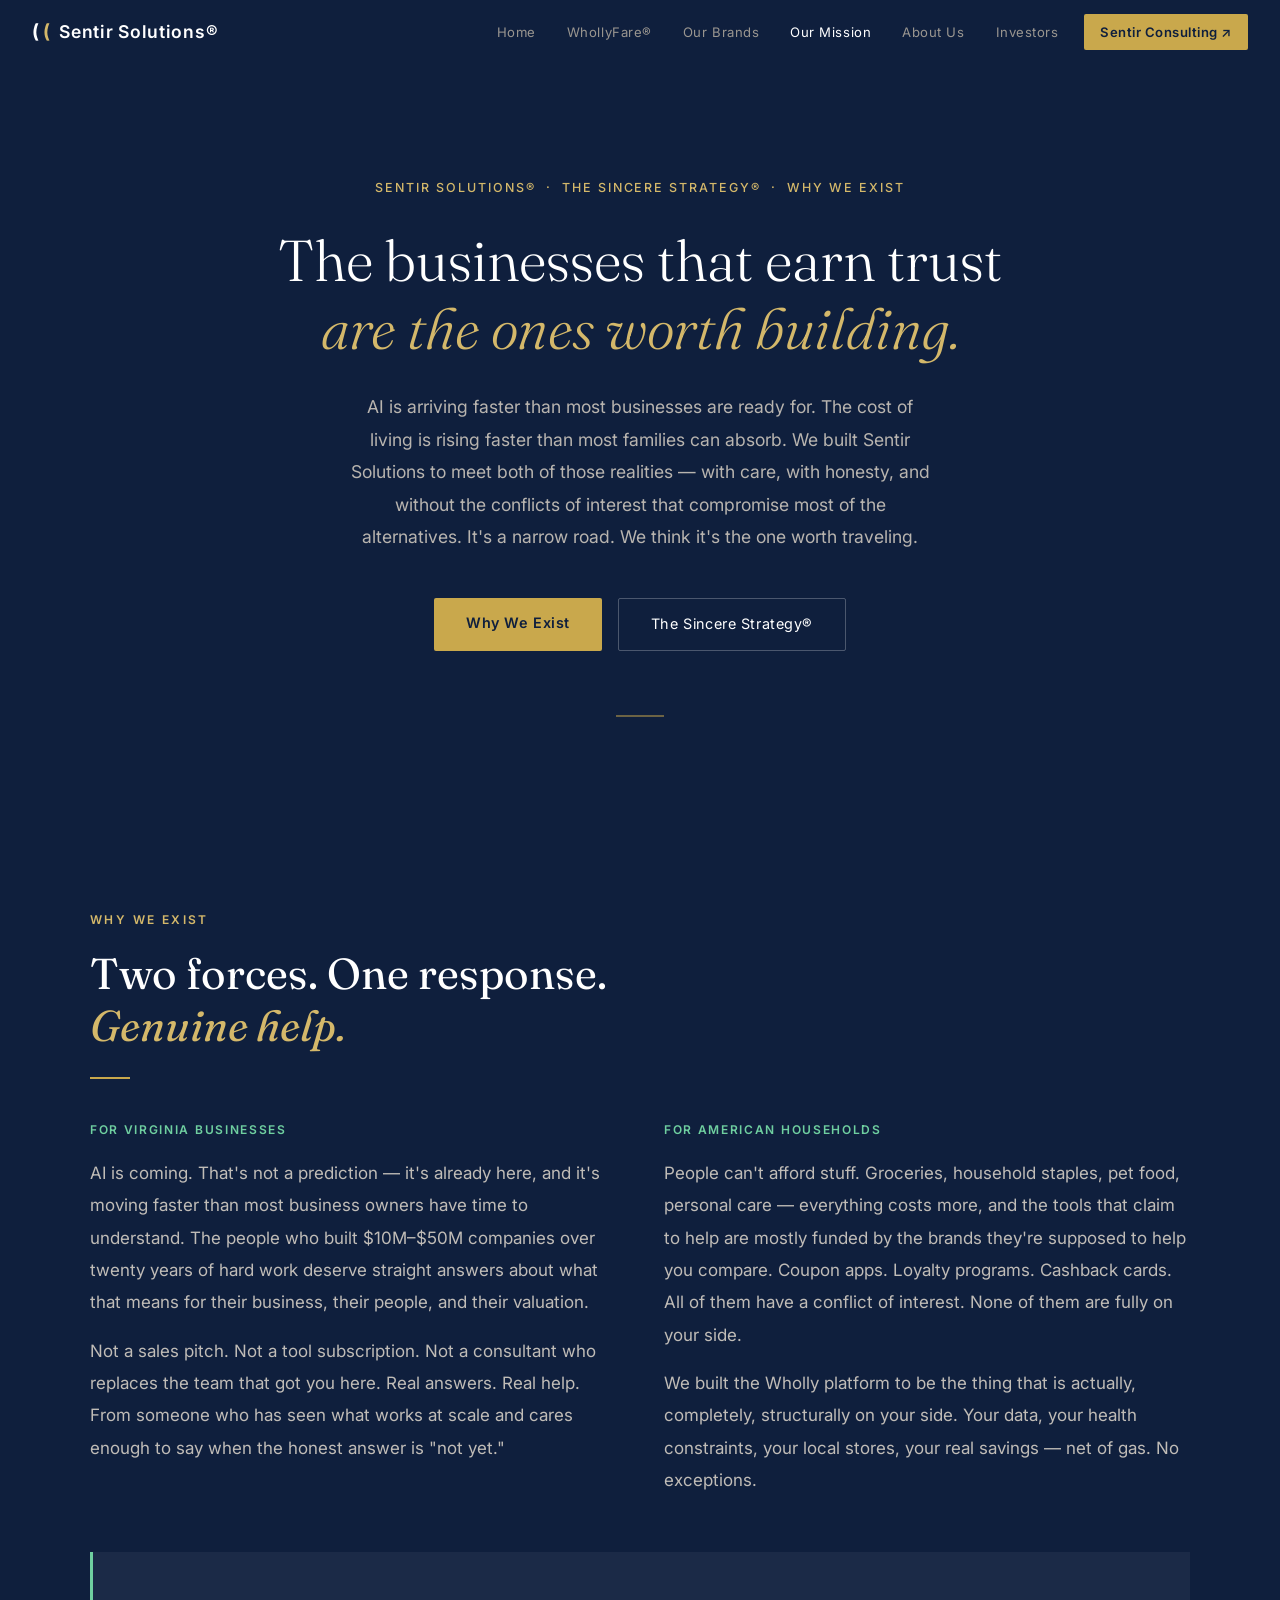
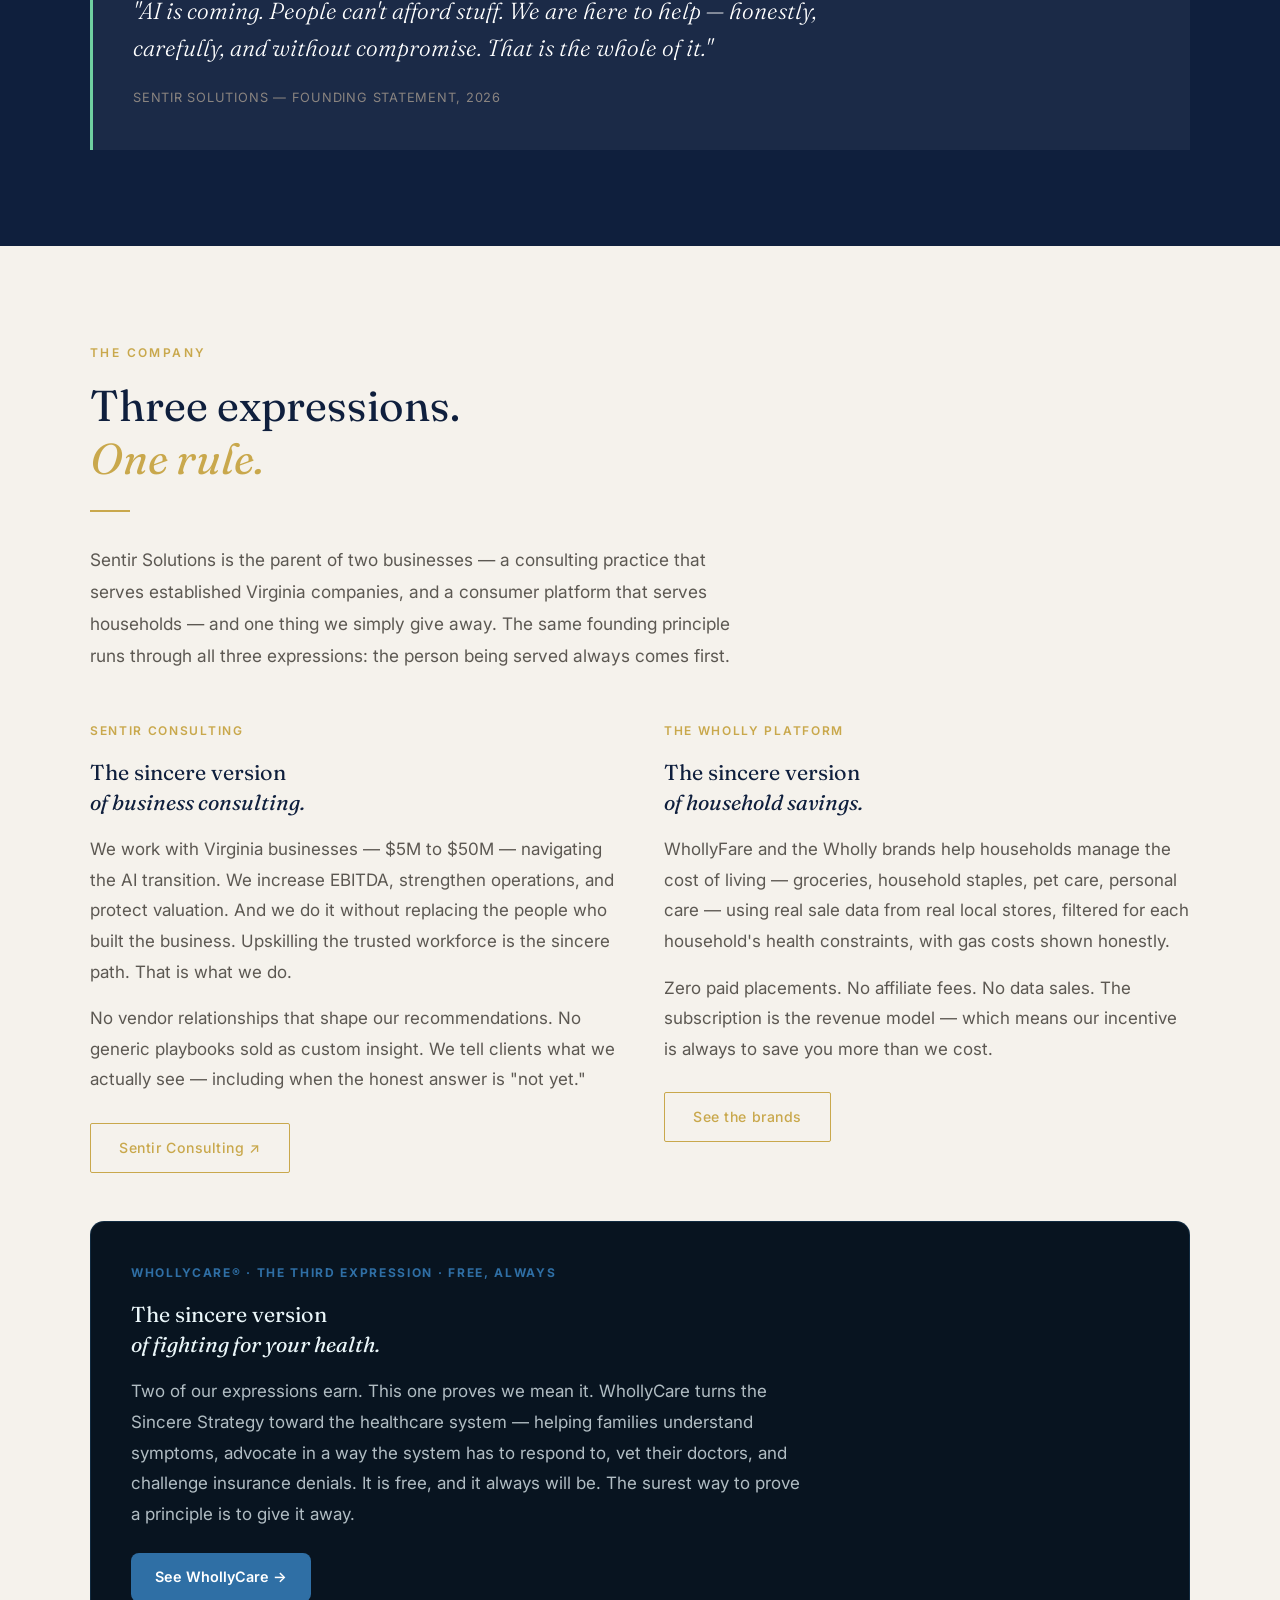
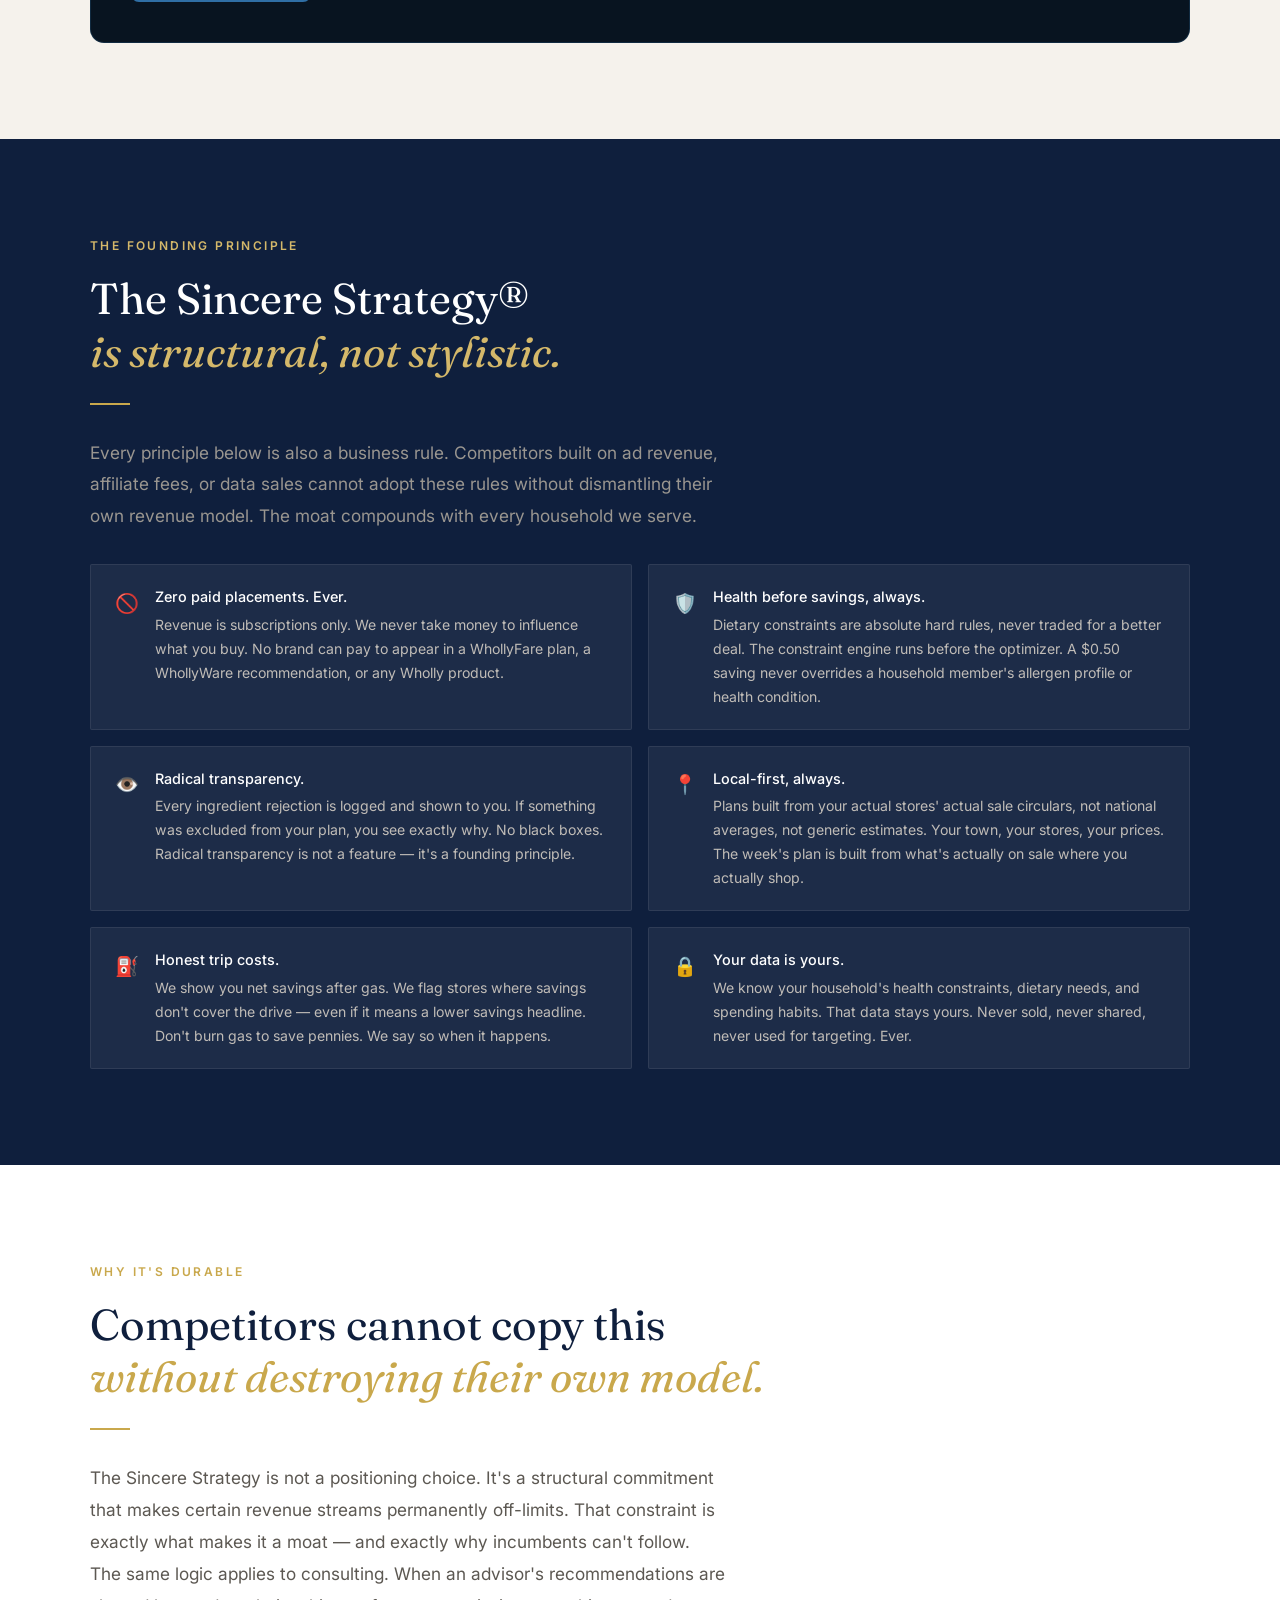
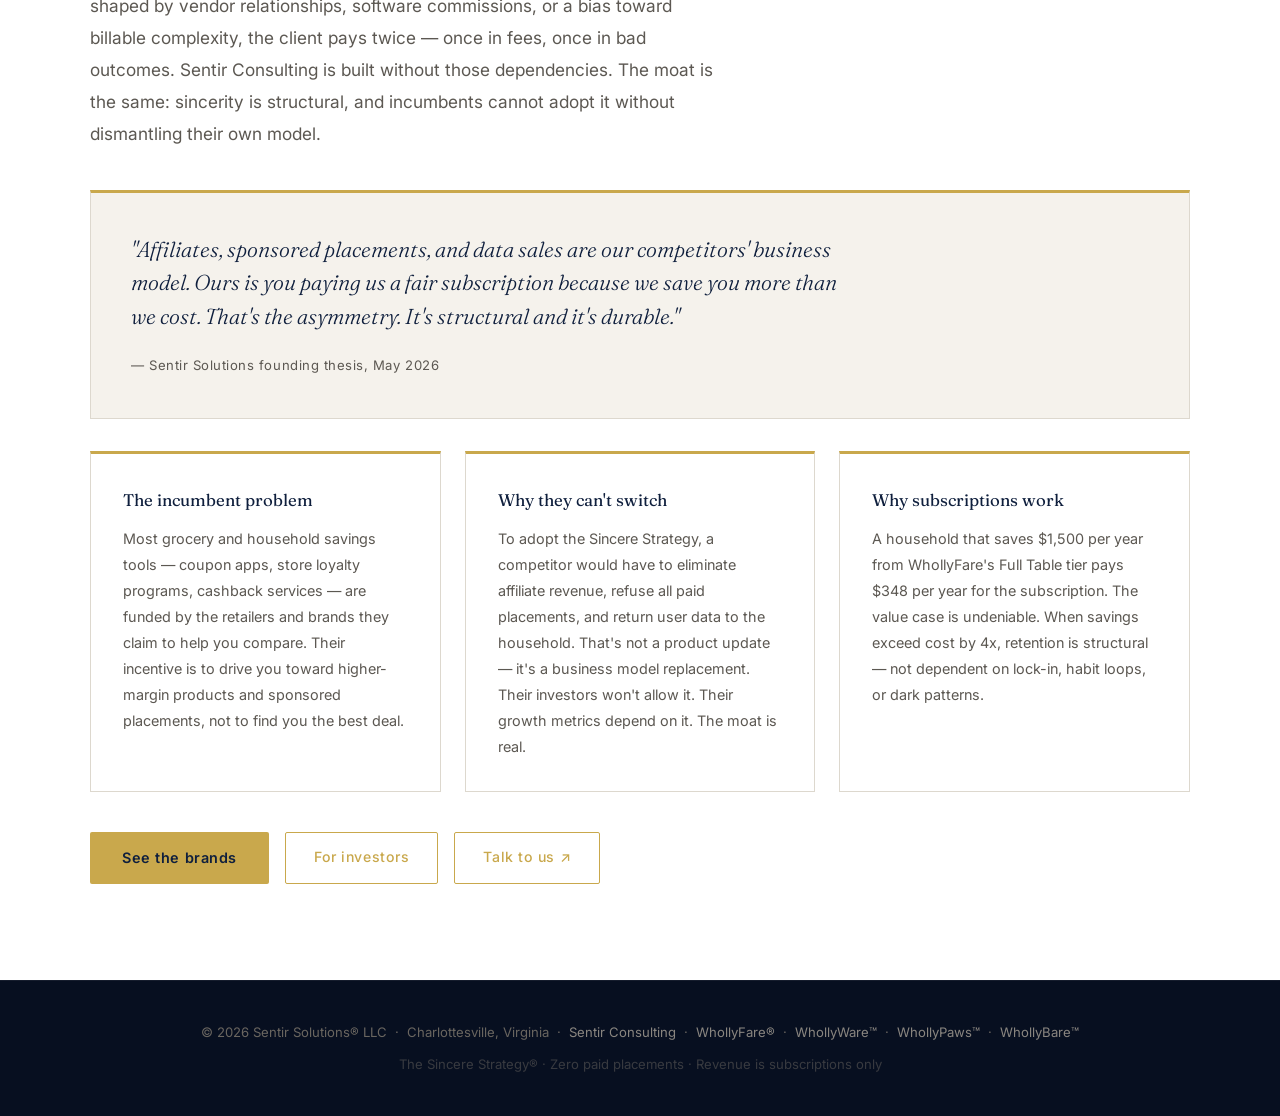
<file: mission.html>
<!DOCTYPE html>
<html lang="en">
<head>
  <meta charset="UTF-8" />
  <meta name="viewport" content="width=device-width, initial-scale=1.0" />
  <title>Our Mission — Sentir Solutions®</title>
  <meta name="description" content="The Sincere Strategy® — the founding belief behind Sentir Consulting and the Wholly brand. Zero paid placements, no conflicts of interest, radical transparency. Why we built both businesses this way, and why competitors can't follow." />
  <link rel="preconnect" href="https://fonts.googleapis.com" />
  <link rel="preconnect" href="https://fonts.gstatic.com" crossorigin />
  <link href="https://fonts.googleapis.com/css2?family=Fraunces:ital,opsz,wght@0,9..144,300;0,9..144,400;0,9..144,600;1,9..144,300&family=Inter:wght@300;400;500;600&display=swap" rel="stylesheet" />
  <link rel="stylesheet" href="css/styles.css" />
  <style>
    /* ── SINCERE PRINCIPLES ── */
    .sincere-principles {
      display: grid;
      grid-template-columns: 1fr 1fr;
      gap: 1rem;
      margin-top: 2rem;
    }

    .principle {
      display: flex;
      align-items: flex-start;
      gap: 1rem;
      padding: 1.25rem 1.5rem;
      background: rgba(255,255,255,0.06);
      border-radius: 2px;
      border: 1px solid rgba(255,255,255,0.08);
    }

    .principle-icon {
      font-size: 1.2rem;
      flex-shrink: 0;
      margin-top: 0.1rem;
    }

    .principle-text {
      font-size: 0.88rem;
      color: #C0BCB7;
      line-height: 1.7;
    }

    .principle-text strong {
      display: block;
      color: #FFFFFF;
      font-weight: 500;
      margin-bottom: 0.2rem;
      font-size: 0.9rem;
    }

    /* ── MOAT SECTION ── */
    .moat-section {
      background: var(--bg-alt);
      padding: 6rem 2rem;
    }

    .moat-callout {
      background: var(--bg);
      border: 1px solid var(--border);
      padding: 2.5rem;
      margin-top: 2.5rem;
      border-top: 3px solid var(--accent);
    }

    .moat-callout blockquote {
      font-family: 'Fraunces', serif;
      font-weight: 300;
      font-size: 1.35rem;
      font-style: italic;
      color: var(--dark);
      line-height: 1.55;
      max-width: 720px;
    }

    .moat-callout .attribution {
      font-size: 0.82rem;
      color: var(--muted);
      margin-top: 1.25rem;
      letter-spacing: 0.04em;
    }

    .moat-explanation {
      margin-top: 2rem;
      display: grid;
      grid-template-columns: 1fr 1fr 1fr;
      gap: 1.5rem;
    }

    .moat-pillar {
      padding: 2rem;
      background: var(--bg-alt);
      border: 1px solid var(--border);
      border-top: 3px solid var(--accent);
    }

    .moat-pillar h4 {
      font-family: 'Fraunces', serif;
      font-size: 1.05rem;
      color: var(--dark);
      margin-bottom: 0.75rem;
      font-weight: 400;
    }

    .moat-pillar p {
      font-size: 0.9rem;
      color: var(--muted);
      line-height: 1.8;
    }

    /* ── CTA SECTION ── */
    .cta-pair {
      display: flex;
      gap: 1rem;
      margin-top: 2.5rem;
      flex-wrap: wrap;
    }

    /* two-col grid used in dark sections */
    .two-col {
      display: grid;
      grid-template-columns: 1fr 1fr;
      gap: 3rem;
      margin-top: 2.5rem;
    }

    @media (max-width: 900px) {
      .sincere-principles  { grid-template-columns: 1fr; }
      .moat-explanation    { grid-template-columns: 1fr; }
      .two-col             { grid-template-columns: 1fr; gap: 2rem; }
    }
  </style>
</head>
<body>

  <!-- NAV -->
  <nav>
    <a class="nav-logo" href="index.html">
      <span class="mark-pipe1">(</span><span class="mark-pipe2">(</span> Sentir Solutions®
    </a>
    <div class="nav-links">
      <a href="index.html" class="nav-link">Home</a>
      <a href="whollyfare.html" class="nav-link">WhollyFare®</a>
      <a href="brands.html" class="nav-link">Our Brands</a>
      <a href="mission.html" class="nav-link active">Our Mission</a>
      <a href="about.html" class="nav-link">About Us</a>
      <a href="investors.html" class="nav-link">Investors</a>
      <a href="https://sentirsolutions.github.io/sentir-consulting-site/" class="nav-link cta" target="_blank" rel="noopener">Sentir Consulting ↗</a>
    </div>
    <button class="nav-hamburger" id="nav-hamburger" aria-label="Open menu" aria-expanded="false">☰</button>
  <div class="nav-mobile-menu" id="nav-mobile-menu">
    <a href="index.html">Home</a>
    <a href="brands.html">Our Brands</a>
    <a href="whollyfare.html">WhollyFare®</a>
    <a href="mission.html">Our Mission</a>
    <a href="about.html">About Us</a>
    <a href="investors.html">Investors</a>
    <a href="https://sentirsolutions.github.io/sentir-consulting-site/" class="mob-cta" target="_blank" rel="noopener">Sentir Consulting ↗</a>
  </div>
  </nav>

  <!-- HERO (dark) -->
  <section class="hero">
    <p class="hero-eyebrow">Sentir Solutions® &nbsp;·&nbsp; The Sincere Strategy® &nbsp;·&nbsp; Why We Exist</p>
    <h1>The businesses that earn trust<br /><em>are the ones worth building.</em></h1>
    <p class="hero-sub">
      AI is arriving faster than most businesses are ready for. The cost of living is rising faster than most families can absorb. We built Sentir Solutions to meet both of those realities — with care, with honesty, and without the conflicts of interest that compromise most of the alternatives. It's a narrow road. We think it's the one worth traveling.
    </p>
    <div class="hero-actions">
      <a href="#why-we-exist" class="btn-primary">Why We Exist</a>
      <a href="#sincere" class="btn-ghost">The Sincere Strategy®</a>
    </div>
    <div class="hero-rule"></div>
  </section>

  <!-- WHY WE EXIST -->
  <section id="why-we-exist" class="dark">
    <div class="container">
      <p class="section-label light fade-in">Why We Exist</p>
      <h2 class="light fade-in">Two forces. One response.<br /><em>Genuine help.</em></h2>
      <div class="divider fade-in"></div>

      <div class="two-col fade-in">
        <div>
          <p style="font-size:0.75rem; font-weight:600; letter-spacing:0.14em; text-transform:uppercase; color:#6FCFA0; margin-bottom:1rem;">For Virginia Businesses</p>
          <p style="color:#C0BCB7; line-height:1.9; margin-bottom:1rem;">
            AI is coming. That's not a prediction — it's already here, and it's moving faster than most
            business owners have time to understand. The people who built $10M–$50M companies over
            twenty years of hard work deserve straight answers about what that means for their business,
            their people, and their valuation.
          </p>
          <p style="color:#C0BCB7; line-height:1.9;">
            Not a sales pitch. Not a tool subscription. Not a consultant who replaces the team that got
            you here. Real answers. Real help. From someone who has seen what works at scale and cares
            enough to say when the honest answer is "not yet."
          </p>
        </div>
        <div>
          <p style="font-size:0.75rem; font-weight:600; letter-spacing:0.14em; text-transform:uppercase; color:#6FCFA0; margin-bottom:1rem;">For American Households</p>
          <p style="color:#C0BCB7; line-height:1.9; margin-bottom:1rem;">
            People can't afford stuff. Groceries, household staples, pet food, personal care — everything
            costs more, and the tools that claim to help are mostly funded by the brands they're supposed
            to help you compare. Coupon apps. Loyalty programs. Cashback cards. All of them have a
            conflict of interest. None of them are fully on your side.
          </p>
          <p style="color:#C0BCB7; line-height:1.9;">
            We built the Wholly platform to be the thing that is actually, completely, structurally
            on your side. Your data, your health constraints, your local stores, your real savings —
            net of gas. No exceptions.
          </p>
        </div>
      </div>

      <div style="margin-top:3.5rem; padding:2.5rem; background:rgba(255,255,255,0.05); border-left:3px solid #6FCFA0;" class="fade-in">
        <p style="font-family:'Fraunces',serif; font-size:1.45rem; font-weight:300; font-style:italic; color:#FFFFFF; line-height:1.6; max-width:780px;">
          "AI is coming. People can't afford stuff. We are here to help — honestly, carefully,
          and without compromise. That is the whole of it."
        </p>
        <p style="font-size:0.8rem; color:#8A8480; margin-top:1.25rem; letter-spacing:0.06em; text-transform:uppercase;">Sentir Solutions — Founding Statement, 2026</p>
      </div>
    </div>
  </section>

  <!-- TWO BUSINESSES. ONE RULE. -->
  <section id="two-businesses">
    <div class="container">
      <p class="section-label fade-in">The Company</p>
      <h2 class="fade-in">Three expressions.<br /><em>One rule.</em></h2>
      <div class="divider fade-in"></div>
      <p class="lead fade-in">
        Sentir Solutions is the parent of two businesses — a consulting practice that serves
        established Virginia companies, and a consumer platform that serves households — and one thing we
        simply give away. The same founding principle runs through all three expressions: the person being served always comes first.
      </p>
      <div style="display:grid; grid-template-columns:1fr 1fr; gap:3rem; margin-top:3rem;" class="two-col fade-in">
        <div>
          <p style="font-size:0.75rem; font-weight:600; letter-spacing:0.14em; text-transform:uppercase; color:var(--accent); margin-bottom:1rem;">Sentir Consulting</p>
          <h3 style="font-family:'Fraunces',serif; font-size:1.35rem; font-weight:400; color:var(--dark); margin-bottom:1rem; line-height:1.4;">The sincere version<br /><em>of business consulting.</em></h3>
          <p style="color:var(--muted); line-height:1.8; margin-bottom:1rem;">
            We work with Virginia businesses — $5M to $50M — navigating the AI transition. We increase EBITDA,
            strengthen operations, and protect valuation. And we do it without replacing the people who built
            the business. Upskilling the trusted workforce is the sincere path. That is what we do.
          </p>
          <p style="color:var(--muted); line-height:1.8;">
            No vendor relationships that shape our recommendations. No generic playbooks sold as custom insight.
            We tell clients what we actually see — including when the honest answer is "not yet."
          </p>
          <div style="margin-top:1.75rem;">
            <a href="https://sentirsolutions.github.io/sentir-consulting-site/" class="btn-outline" target="_blank" rel="noopener">Sentir Consulting ↗</a>
          </div>
        </div>
        <div>
          <p style="font-size:0.75rem; font-weight:600; letter-spacing:0.14em; text-transform:uppercase; color:var(--accent); margin-bottom:1rem;">The Wholly Platform</p>
          <h3 style="font-family:'Fraunces',serif; font-size:1.35rem; font-weight:400; color:var(--dark); margin-bottom:1rem; line-height:1.4;">The sincere version<br /><em>of household savings.</em></h3>
          <p style="color:var(--muted); line-height:1.8; margin-bottom:1rem;">
            WhollyFare and the Wholly brands help households manage the cost of living — groceries, household
            staples, pet care, personal care — using real sale data from real local stores, filtered for
            each household's health constraints, with gas costs shown honestly.
          </p>
          <p style="color:var(--muted); line-height:1.8;">
            Zero paid placements. No affiliate fees. No data sales. The subscription is the revenue model —
            which means our incentive is always to save you more than we cost.
          </p>
          <div style="margin-top:1.75rem;">
            <a href="brands.html" class="btn-outline">See the brands</a>
          </div>
        </div>
      </div>
      <!-- WHOLLYCARE — the third expression, free -->
      <div style="background:#081420;border:1px solid rgba(47,111,165,0.25);border-radius:14px;padding:2.5rem;margin-top:3rem;">
        <p style="font-size:0.75rem;font-weight:700;letter-spacing:0.14em;text-transform:uppercase;color:#2F6FA5;margin-bottom:1rem;">WhollyCare&reg; &middot; The Third Expression &middot; Free, Always</p>
        <h3 style="font-family:'Fraunces',serif;font-size:1.35rem;font-weight:400;color:#EAF6F9;margin-bottom:1rem;line-height:1.4;">The sincere version<br /><em>of fighting for your health.</em></h3>
        <p style="color:rgba(234,246,249,0.75);line-height:1.8;margin-bottom:0;max-width:680px;">Two of our expressions earn. This one proves we mean it. WhollyCare turns the Sincere Strategy toward the healthcare system &mdash; helping families understand symptoms, advocate in a way the system has to respond to, vet their doctors, and challenge insurance denials. It is free, and it always will be. The surest way to prove a principle is to give it away.</p>
        <div style="margin-top:1.5rem;">
          <a href="whollycare/" target="_blank" rel="noopener" style="display:inline-block;background:#2F6FA5;color:#fff;font-weight:600;font-size:0.9rem;padding:0.75rem 1.5rem;border-radius:8px;text-decoration:none;">See WhollyCare &rarr;</a>
        </div>
      </div>
    </div>
  </section>

  <!-- SINCERE STRATEGY SECTION (dark) -->
  <section id="sincere" class="dark">
    <div class="container">
      <p class="section-label light fade-in">The Founding Principle</p>
      <h2 class="light fade-in">The Sincere Strategy®<br /><em>is structural, not stylistic.</em></h2>
      <div class="divider fade-in"></div>
      <p class="lead light fade-in">
        Every principle below is also a business rule. Competitors built on ad revenue,
        affiliate fees, or data sales cannot adopt these rules without dismantling their own
        revenue model. The moat compounds with every household we serve.
      </p>

      <div class="sincere-principles fade-in">
        <div class="principle">
          <div class="principle-icon">🚫</div>
          <div class="principle-text">
            <strong>Zero paid placements. Ever.</strong>
            Revenue is subscriptions only. We never take money to influence what you buy.
            No brand can pay to appear in a WhollyFare plan, a WhollyWare recommendation,
            or any Wholly product.
          </div>
        </div>
        <div class="principle">
          <div class="principle-icon">🛡️</div>
          <div class="principle-text">
            <strong>Health before savings, always.</strong>
            Dietary constraints are absolute hard rules, never traded for a better deal.
            The constraint engine runs before the optimizer. A $0.50 saving never
            overrides a household member's allergen profile or health condition.
          </div>
        </div>
        <div class="principle">
          <div class="principle-icon">👁️</div>
          <div class="principle-text">
            <strong>Radical transparency.</strong>
            Every ingredient rejection is logged and shown to you. If something was excluded
            from your plan, you see exactly why. No black boxes. Radical transparency
            is not a feature — it's a founding principle.
          </div>
        </div>
        <div class="principle">
          <div class="principle-icon">📍</div>
          <div class="principle-text">
            <strong>Local-first, always.</strong>
            Plans built from your actual stores' actual sale circulars, not national averages,
            not generic estimates. Your town, your stores, your prices. The week's plan
            is built from what's actually on sale where you actually shop.
          </div>
        </div>
        <div class="principle">
          <div class="principle-icon">⛽</div>
          <div class="principle-text">
            <strong>Honest trip costs.</strong>
            We show you net savings after gas. We flag stores where savings don't cover
            the drive — even if it means a lower savings headline. Don't burn gas to
            save pennies. We say so when it happens.
          </div>
        </div>
        <div class="principle">
          <div class="principle-icon">🔒</div>
          <div class="principle-text">
            <strong>Your data is yours.</strong>
            We know your household's health constraints, dietary needs, and spending habits.
            That data stays yours. Never sold, never shared, never used for targeting. Ever.
          </div>
        </div>
      </div>
    </div>
  </section>

  <!-- THE MOAT EXPLAINED -->
  <section id="moat" class="moat-section">
    <div class="container">
      <p class="section-label fade-in">Why It's Durable</p>
      <h2 class="fade-in">Competitors cannot copy this<br /><em>without destroying their own model.</em></h2>
      <div class="divider fade-in"></div>
      <p class="lead fade-in">
        The Sincere Strategy is not a positioning choice. It's a structural commitment that makes
        certain revenue streams permanently off-limits. That constraint is exactly what makes it
        a moat — and exactly why incumbents can't follow.
      </p>
      <p class="lead fade-in">
        The same logic applies to consulting. When an advisor's recommendations are shaped by vendor
        relationships, software commissions, or a bias toward billable complexity, the client pays twice —
        once in fees, once in bad outcomes. Sentir Consulting is built without those dependencies.
        The moat is the same: sincerity is structural, and incumbents cannot adopt it without dismantling their own model.
      </p>

      <div class="moat-callout fade-in">
        <blockquote>
          "Affiliates, sponsored placements, and data sales are our competitors' business model.
           Ours is you paying us a fair subscription because we save you more than we cost.
           That's the asymmetry. It's structural and it's durable."
        </blockquote>
        <p class="attribution">— Sentir Solutions founding thesis, May 2026</p>
      </div>

      <div class="moat-explanation fade-in">
        <div class="moat-pillar">
          <h4>The incumbent problem</h4>
          <p>
            Most grocery and household savings tools — coupon apps, store loyalty programs,
            cashback services — are funded by the retailers and brands they claim to help you
            compare. Their incentive is to drive you toward higher-margin products and sponsored
            placements, not to find you the best deal.
          </p>
        </div>
        <div class="moat-pillar">
          <h4>Why they can't switch</h4>
          <p>
            To adopt the Sincere Strategy, a competitor would have to eliminate affiliate revenue,
            refuse all paid placements, and return user data to the household. That's not a product
            update — it's a business model replacement. Their investors won't allow it.
            Their growth metrics depend on it. The moat is real.
          </p>
        </div>
        <div class="moat-pillar">
          <h4>Why subscriptions work</h4>
          <p>
            A household that saves $1,500 per year from WhollyFare's Full Table tier pays $348 per
            year for the subscription. The value case is undeniable. When savings exceed cost by 4x,
            retention is structural — not dependent on lock-in, habit loops, or dark patterns.
          </p>
        </div>
      </div>

      <div class="cta-pair fade-in">
        <a href="brands.html" class="btn-primary">See the brands</a>
        <a href="investors.html" class="btn-outline">For investors</a>
        <a href="https://sentirsolutions.github.io/sentir-consulting-site/" class="btn-outline" target="_blank" rel="noopener">Talk to us ↗</a>
      </div>
    </div>
  </section>

  <!-- FOOTER -->
  <footer>
    <p>
      © 2026 Sentir Solutions® LLC &nbsp;·&nbsp; Charlottesville, Virginia &nbsp;·&nbsp;
      <a href="https://sentirsolutions.github.io/sentir-consulting-site/">Sentir Consulting</a> &nbsp;·&nbsp;
      <a href="https://whollyfare-website-whlrpy4dnreymq3gbjjkup.streamlit.app">WhollyFare®</a> &nbsp;·&nbsp;
      <a href="whollyware/" target="_blank" rel="noopener">WhollyWare™</a> &nbsp;·&nbsp; <a href="whollypaws/" target="_blank" rel="noopener">WhollyPaws™</a> &nbsp;·&nbsp; <a href="whollybare/" target="_blank" rel="noopener">WhollyBare™</a>
    </p>
    <p style="margin-top:0.5rem; opacity:0.5;">The Sincere Strategy® · Zero paid placements · Revenue is subscriptions only</p>
  </footer>

  <script>
    const obs = new IntersectionObserver(
      entries => entries.forEach(e => { if (e.isIntersecting) { e.target.classList.add('visible'); obs.unobserve(e.target); } }),
      { threshold: 0.08 }
    );
    document.querySelectorAll('.fade-in').forEach(el => obs.observe(el));
  </script>

  <script>
    // Mobile nav toggle
    const _hb = document.getElementById('nav-hamburger');
    const _mm = document.getElementById('nav-mobile-menu');
    if (_hb && _mm) {
      _hb.addEventListener('click', () => {
        const open = _mm.classList.toggle('open');
        _hb.setAttribute('aria-expanded', String(open));
        _hb.textContent = open ? '✕' : '☰';
      });
      document.addEventListener('click', e => {
        if (!e.target.closest('nav') && !e.target.closest('.nav-mobile-menu')) {
          _mm.classList.remove('open');
          _hb.textContent = '☰';
        }
      });
    }
  </script>
</body>
</html>
</file>
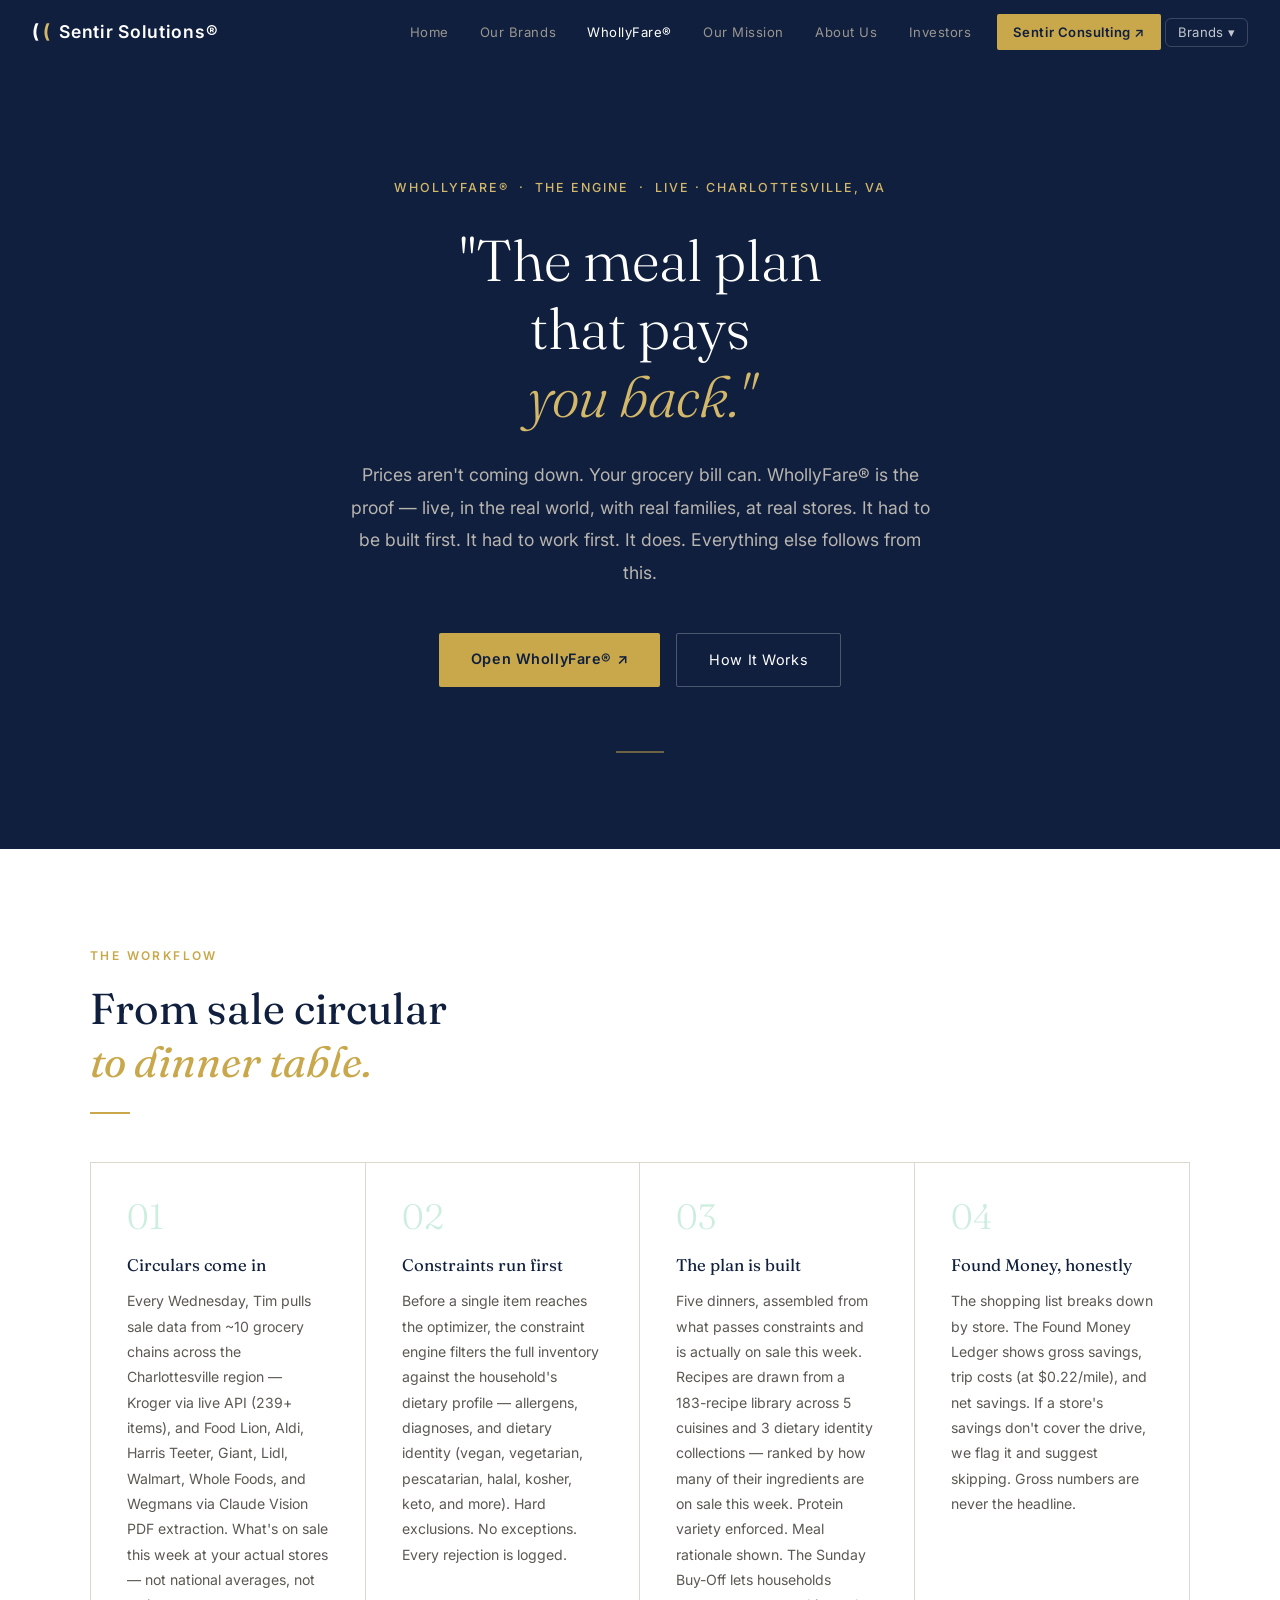
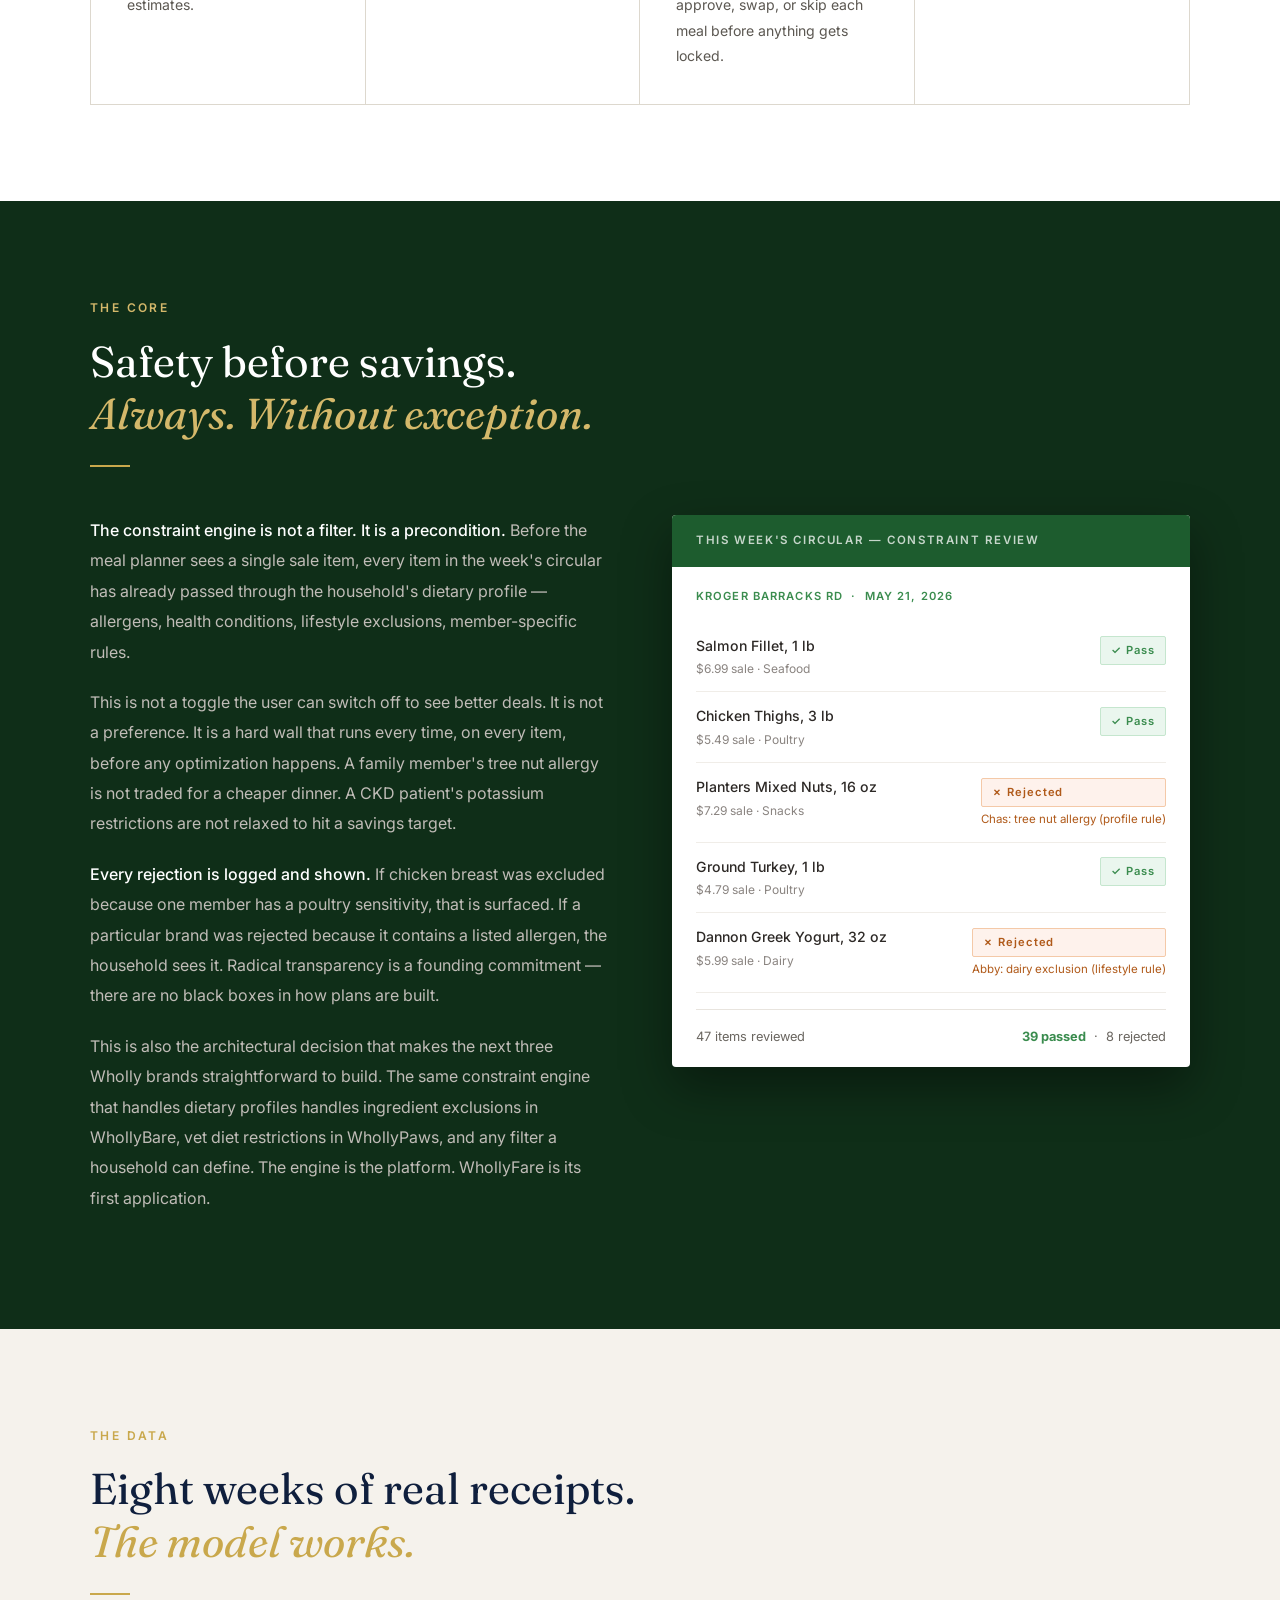
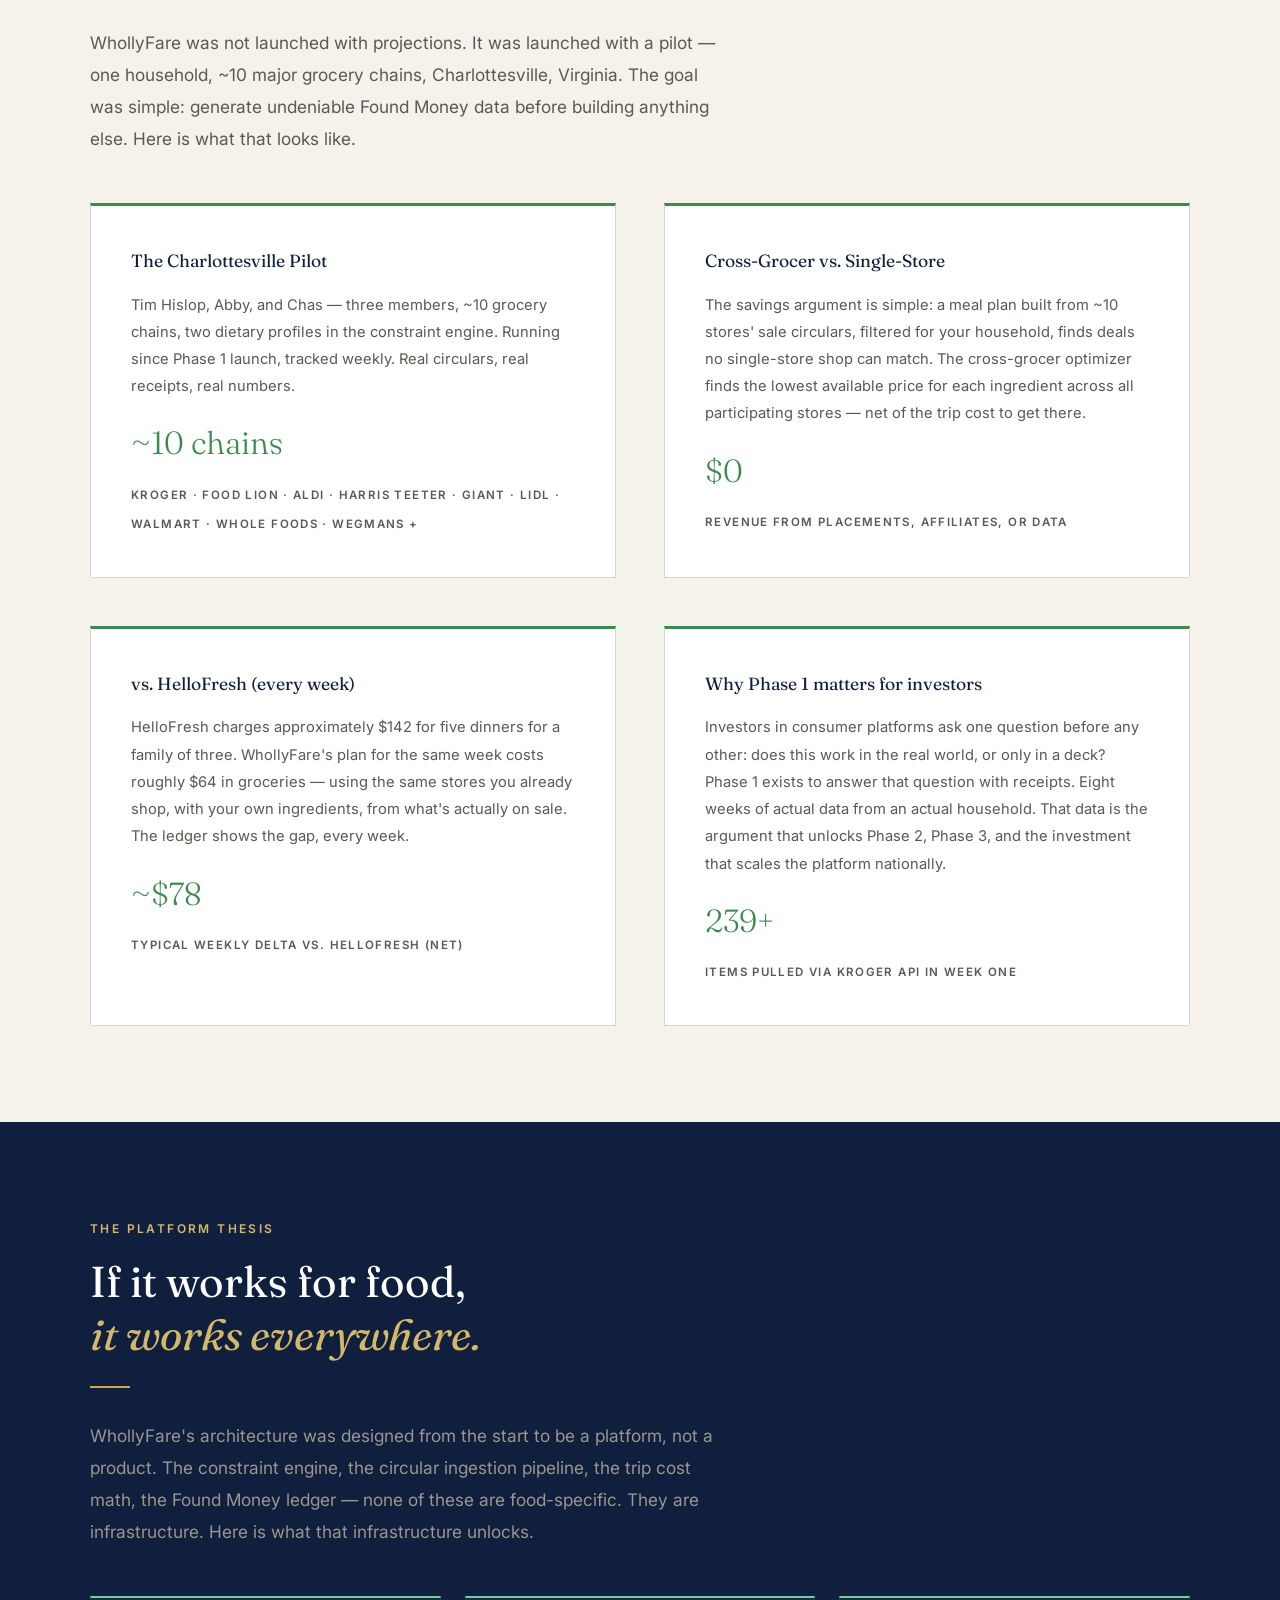
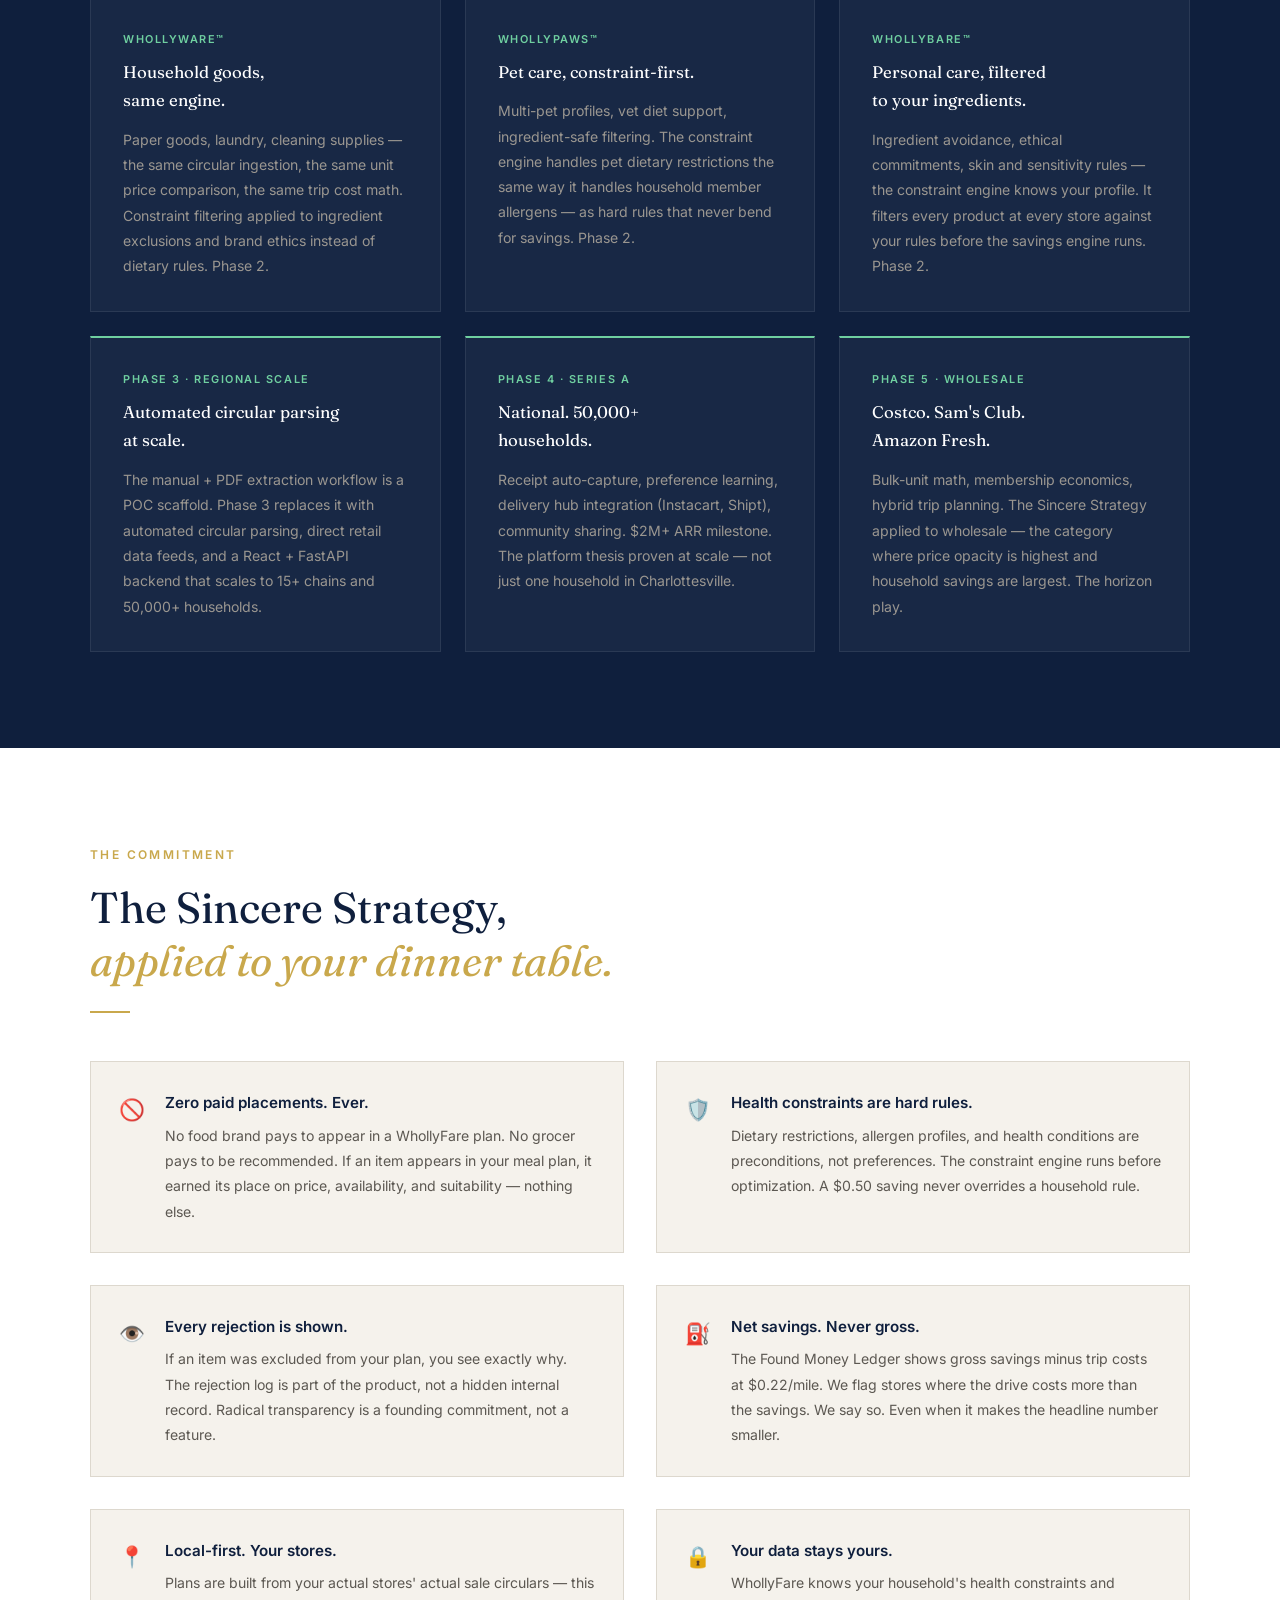
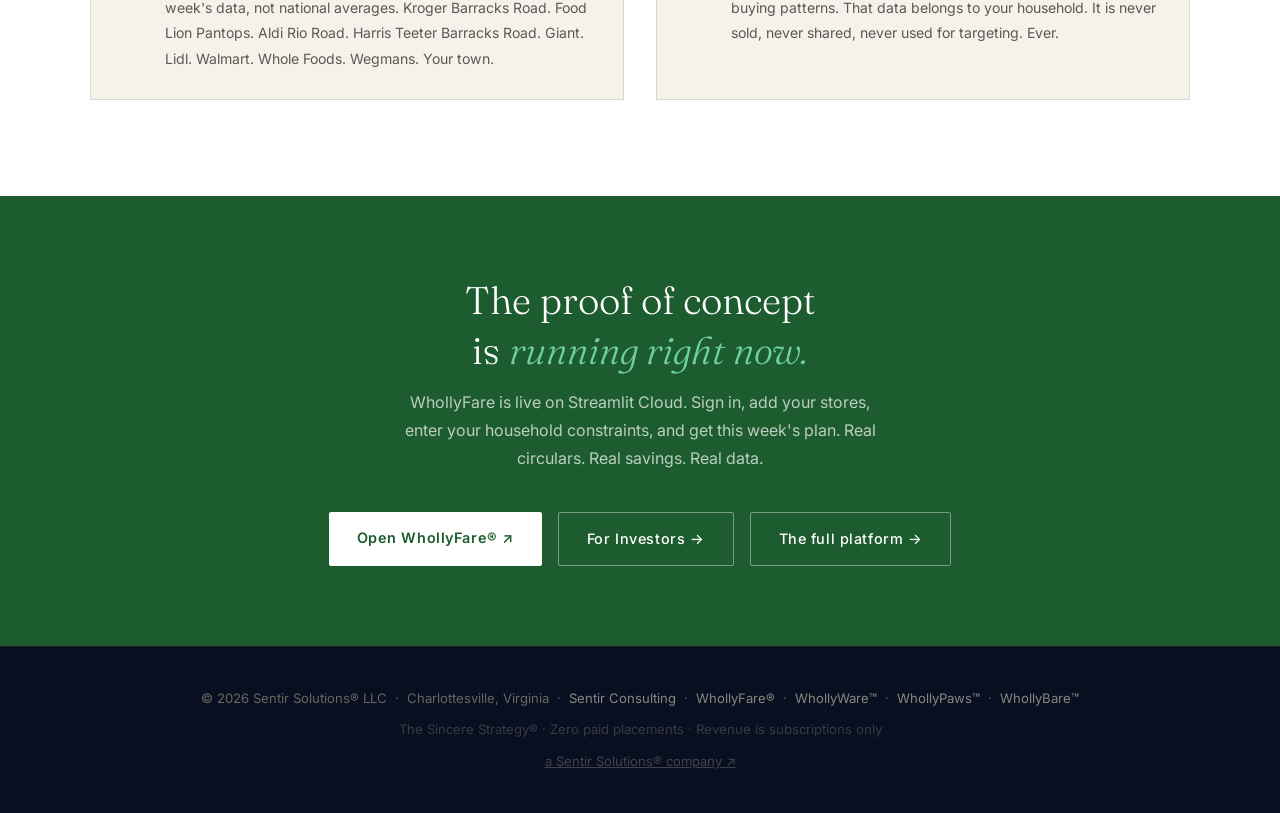
<file: whollyfare.html>
<!DOCTYPE html>
<html lang="en">
<head>
  <meta charset="UTF-8" />
  <meta name="viewport" content="width=device-width, initial-scale=1.0" />
  <title>WhollyFare® — The Engine — Sentir Solutions®</title>
  <meta name="description" content="WhollyFare is the live proof of concept for the entire Wholly platform thesis. Cross-grocer meal planning, constraint-first, net savings always. Running in Charlottesville, VA." />
  <link rel="preconnect" href="https://fonts.googleapis.com" />
  <link rel="preconnect" href="https://fonts.gstatic.com" crossorigin />
  <link href="https://fonts.googleapis.com/css2?family=Fraunces:ital,opsz,wght@0,9..144,300;0,9..144,400;0,9..144,600;1,9..144,300&family=Inter:wght@300;400;500;600&display=swap" rel="stylesheet" />
  <link rel="stylesheet" href="css/styles.css" />
  <style>

    /* ── FARE GREEN ACCENT OVERRIDE ── */
    :root {
      --fare-dark: #0F2E18;
      --fare-mid:  #1D5C2E;
      --fare-accent: #3A8C4E;
      --fare-lt:   #6FCFA0;
    }

    /* ── HOW IT WORKS ── */
    .how-section {
      padding: 6rem 2rem;
      background: var(--bg-alt);
    }
    .steps-grid {
      display: grid;
      grid-template-columns: repeat(4, 1fr);
      gap: 0;
      margin-top: 3rem;
      border: 1px solid var(--border);
    }
    .step {
      padding: 2.25rem;
      border-right: 1px solid var(--border);
      position: relative;
    }
    .step:last-child { border-right: none; }
    .step-num {
      font-family: 'Fraunces', serif;
      font-size: 2.2rem;
      font-weight: 300;
      color: var(--fare-lt);
      opacity: 0.35;
      line-height: 1;
      margin-bottom: 1.25rem;
    }
    .step h4 {
      font-family: 'Fraunces', serif;
      font-size: 1.05rem;
      font-weight: 400;
      color: var(--dark);
      margin-bottom: 0.75rem;
      line-height: 1.3;
    }
    .step p {
      font-size: 0.88rem;
      color: var(--muted);
      line-height: 1.8;
    }

    /* ── CONSTRAINT ENGINE DETAIL ── */
    .constraint-section {
      background: var(--fare-dark);
      padding: 6rem 2rem;
    }
    .constraint-grid {
      display: grid;
      grid-template-columns: 1fr 1fr;
      gap: 4rem;
      margin-top: 3rem;
      align-items: start;
    }
    .constraint-narrative p {
      font-size: 1rem;
      color: #C0BCB7;
      line-height: 1.9;
      margin-bottom: 1.25rem;
    }
    .constraint-narrative strong { color: #FFFFFF; font-weight: 500; }

    /* FILTER MOCK */
    .filter-mock {
      background: #FFFFFF;
      border-radius: 4px;
      overflow: hidden;
      box-shadow: 0 20px 50px rgba(0,0,0,0.4);
    }
    .fm-header {
      background: var(--fare-mid);
      padding: 1rem 1.5rem;
    }
    .fm-header-title {
      font-size: 0.72rem;
      font-weight: 600;
      letter-spacing: 0.14em;
      text-transform: uppercase;
      color: rgba(255,255,255,0.75);
    }
    .fm-body { padding: 1.25rem 1.5rem; }
    .fm-week {
      font-size: 0.7rem;
      font-weight: 600;
      letter-spacing: 0.1em;
      text-transform: uppercase;
      color: var(--fare-accent);
      margin-bottom: 1rem;
    }
    .fm-item {
      display: flex;
      justify-content: space-between;
      align-items: flex-start;
      padding: 0.75rem 0;
      border-bottom: 1px solid #F0EDE8;
      gap: 1rem;
    }
    .fm-item:last-of-type { border-bottom: none; }
    .fm-item-name {
      font-size: 0.88rem;
      font-weight: 500;
      color: #2D2926;
    }
    .fm-item-store {
      font-size: 0.75rem;
      color: #8A8480;
      margin-top: 0.1rem;
    }
    .fm-badge {
      font-size: 0.7rem;
      font-weight: 600;
      letter-spacing: 0.08em;
      padding: 0.25rem 0.65rem;
      border-radius: 2px;
      flex-shrink: 0;
      margin-top: 0.15rem;
    }
    .fm-badge.pass {
      background: #EAF6EE;
      color: var(--fare-accent);
      border: 1px solid #C5E6CE;
    }
    .fm-badge.reject {
      background: #FEF2EC;
      color: #B05A1A;
      border: 1px solid #F4C9A8;
    }
    .fm-reject-reason {
      font-size: 0.72rem;
      color: #B05A1A;
      margin-top: 0.2rem;
    }
    .fm-divider { height: 1px; background: #E8E4DE; margin: 1rem 0; }
    .fm-summary {
      display: flex;
      justify-content: space-between;
      font-size: 0.8rem;
      color: #6A6660;
    }
    .fm-summary strong { color: var(--fare-accent); }

    /* ── PROOF SECTION ── */
    .proof-section {
      padding: 6rem 2rem;
      background: var(--bg);
    }
    .proof-grid {
      display: grid;
      grid-template-columns: 1fr 1fr;
      gap: 3rem;
      margin-top: 3rem;
    }
    .proof-callout {
      background: var(--bg-alt);
      border: 1px solid var(--border);
      border-top: 3px solid var(--fare-accent);
      padding: 2.5rem;
    }
    .proof-callout h4 {
      font-family: 'Fraunces', serif;
      font-size: 1.1rem;
      font-weight: 400;
      color: var(--dark);
      margin-bottom: 1rem;
    }
    .proof-callout p {
      font-size: 0.92rem;
      color: var(--muted);
      line-height: 1.85;
    }
    .proof-callout .proof-stat {
      font-family: 'Fraunces', serif;
      font-size: 2rem;
      font-weight: 300;
      color: var(--fare-accent);
      display: block;
      margin: 1rem 0 0.5rem;
    }
    .proof-callout .proof-stat-label {
      font-size: 0.72rem;
      font-weight: 600;
      letter-spacing: 0.12em;
      text-transform: uppercase;
      color: var(--muted);
    }

    /* ── WHAT IT UNLOCKS ── */
    .unlocks-section {
      background: var(--dark);
      padding: 6rem 2rem;
    }
    .unlocks-grid {
      display: grid;
      grid-template-columns: 1fr 1fr 1fr;
      gap: 1.5rem;
      margin-top: 3rem;
    }
    .unlock-card {
      background: rgba(255,255,255,0.04);
      border: 1px solid rgba(255,255,255,0.08);
      border-top: 2px solid var(--fare-lt);
      padding: 2rem;
    }
    .unlock-card h4 {
      font-family: 'Fraunces', serif;
      font-size: 1.05rem;
      font-weight: 400;
      color: #FFFFFF;
      margin-bottom: 0.75rem;
    }
    .unlock-card p {
      font-size: 0.88rem;
      color: #9A9690;
      line-height: 1.8;
    }
    .unlock-tag {
      font-size: 0.68rem;
      font-weight: 600;
      letter-spacing: 0.14em;
      text-transform: uppercase;
      color: var(--fare-lt);
      margin-bottom: 0.6rem;
    }

    /* ── SINCERE RULES ── */
    .rules-section {
      padding: 6rem 2rem;
      background: var(--bg-alt);
    }
    .rules-grid {
      display: grid;
      grid-template-columns: 1fr 1fr;
      gap: 2rem;
      margin-top: 3rem;
    }
    .rule-card {
      display: flex;
      gap: 1.25rem;
      align-items: flex-start;
      padding: 1.75rem;
      background: var(--bg);
      border: 1px solid var(--border);
    }
    .rule-icon {
      font-size: 1.3rem;
      flex-shrink: 0;
      margin-top: 0.1rem;
    }
    .rule-text h4 {
      font-size: 0.95rem;
      font-weight: 600;
      color: var(--dark);
      margin-bottom: 0.4rem;
    }
    .rule-text p {
      font-size: 0.88rem;
      color: var(--muted);
      line-height: 1.8;
    }

    /* ── CTA SECTION ── */
    .cta-section {
      background: var(--fare-mid);
      padding: 5rem 2rem;
      text-align: center;
    }
    .cta-section h2 {
      font-family: 'Fraunces', serif;
      font-size: clamp(1.6rem, 3vw, 2.4rem);
      font-weight: 300;
      color: #FFFFFF;
      line-height: 1.3;
      max-width: 600px;
      margin: 0 auto 0.75rem;
    }
    .cta-section h2 em { font-style: italic; color: var(--fare-lt); }
    .cta-section p {
      color: rgba(255,255,255,0.7);
      font-size: 1rem;
      max-width: 480px;
      margin: 0 auto 2.5rem;
      line-height: 1.75;
    }
    .cta-pair {
      display: flex;
      gap: 1rem;
      justify-content: center;
      flex-wrap: wrap;
    }
    .btn-white {
      display: inline-block;
      padding: 0.85rem 1.75rem;
      background: #FFFFFF;
      color: var(--fare-mid);
      font-size: 0.9rem;
      font-weight: 600;
      letter-spacing: 0.04em;
      text-decoration: none;
      border-radius: 2px;
      transition: opacity 0.2s;
    }
    .btn-white:hover { opacity: 0.9; }
    .btn-white-outline {
      display: inline-block;
      padding: 0.85rem 1.75rem;
      background: transparent;
      color: #FFFFFF;
      font-size: 0.9rem;
      font-weight: 500;
      letter-spacing: 0.04em;
      text-decoration: none;
      border-radius: 2px;
      border: 1px solid rgba(255,255,255,0.4);
      transition: border-color 0.2s, opacity 0.2s;
    }
    .btn-white-outline:hover { border-color: rgba(255,255,255,0.8); }

    @media (max-width: 900px) {
      .steps-grid      { grid-template-columns: 1fr 1fr; }
      .step            { border-bottom: 1px solid var(--border); }
      .constraint-grid { grid-template-columns: 1fr; }
      .proof-grid      { grid-template-columns: 1fr; }
      .unlocks-grid    { grid-template-columns: 1fr; }
      .rules-grid      { grid-template-columns: 1fr; }
    }
    @media (max-width: 540px) {
      .steps-grid { grid-template-columns: 1fr; }
    }

    .nav-dropdown { position: relative; }
    .nav-dropdown-trigger {
      background: none; border: 1px solid rgba(255,255,255,0.18);
      color: rgba(255,255,255,0.75); font-size: 0.82rem; font-family: inherit;
      cursor: pointer; padding: 0.35rem 0.75rem; border-radius: 6px;
      transition: background 0.2s, color 0.2s; letter-spacing: 0.02em;
    }
    .nav-dropdown-trigger:hover { background: rgba(255,255,255,0.1); color: white; }
    .nav-dropdown-menu {
      display: none; position: absolute; top: calc(100% + 10px); right: 0;
      background: #0e0e1a; border: 1px solid rgba(255,255,255,0.12);
      border-radius: 10px; padding: 0.5rem; min-width: 210px;
      z-index: 200; box-shadow: 0 12px 40px rgba(0,0,0,0.5);
    }
    .nav-dropdown.open .nav-dropdown-menu { display: block; }
    .nav-dropdown-menu a {
      display: block; padding: 0.5rem 0.85rem; color: rgba(255,255,255,0.7);
      text-decoration: none; font-size: 0.83rem; border-radius: 6px;
      transition: background 0.15s, color 0.15s;
    }
    .nav-dropdown-menu a:hover { background: rgba(255,255,255,0.08); color: white; }
    .nav-dropdown-menu a.current-brand { color: white; font-weight: 600; background: rgba(255,255,255,0.07); cursor: default; pointer-events: none; }
    .dropdown-group-label { font-size: 0.68rem; font-weight: 600; letter-spacing: 0.1em; text-transform: uppercase; color: rgba(255,255,255,0.28); padding: 0.6rem 0.85rem 0.25rem; }
    .dropdown-divider { border-top: 1px solid rgba(255,255,255,0.08); margin: 0.4rem 0; }
  </style>
</head>
<body>

  <!-- NAV -->
  <nav>
    <a class="nav-logo" href="index.html">
      <span class="mark-pipe1">(</span><span class="mark-pipe2">(</span> Sentir Solutions®
    </a>
    <div class="nav-links">
      <a href="index.html" class="nav-link">Home</a>
      <a href="brands.html" class="nav-link">Our Brands</a>
      <a href="whollyfare.html" class="nav-link active">WhollyFare®</a>
      <a href="mission.html" class="nav-link">Our Mission</a>
      <a href="about.html" class="nav-link">About Us</a>
      <a href="investors.html" class="nav-link">Investors</a>
      <a href="https://sentirsolutions.github.io/sentir-consulting-site/" class="nav-link cta" target="_blank" rel="noopener">Sentir Consulting ↗</a>
      <div class="nav-dropdown">
      <button class="nav-dropdown-trigger">Brands ▾</button>
      <div class="nav-dropdown-menu">
        <div class="dropdown-group-label">Sentir Solutions</div>
        <a href="https://sentirsolutions.github.io/sentir-solutions-site/">Sentir Solutions® — Home</a>
        <div class="dropdown-divider"></div>
        <div class="dropdown-group-label">Wholly Brands</div>
        <a href="https://whollyfare-website-whlrpy4dnreymq3gbjjkup.streamlit.app/" class="current-brand">WhollyFare® ← you are here</a>
        <a href="https://sentirsolutions.github.io/sentir-solutions-site/whollyware/">WhollyWare™</a>
        <a href="https://sentirsolutions.github.io/sentir-solutions-site/whollypaws/">WhollyPaws™</a>
        <a href="https://sentirsolutions.github.io/sentir-solutions-site/whollybare/">WhollyBare™</a>
      </div>
    </div>
    </div>
    <button class="nav-hamburger" id="nav-hamburger" aria-label="Open menu" aria-expanded="false">☰</button>
  <div class="nav-mobile-menu" id="nav-mobile-menu">
    <a href="index.html">Home</a>
    <a href="brands.html">Our Brands</a>
    <a href="whollyfare.html">WhollyFare®</a>
    <a href="mission.html">Our Mission</a>
    <a href="about.html">About Us</a>
    <a href="investors.html">Investors</a>
    <a href="https://sentirsolutions.github.io/sentir-consulting-site/" class="mob-cta" target="_blank" rel="noopener">Sentir Consulting ↗</a>
  </div>
  </nav>

  <!-- HERO -->
  <section class="hero">
    <p class="hero-eyebrow">WhollyFare® &nbsp;·&nbsp; The Engine &nbsp;·&nbsp; Live · Charlottesville, VA</p>
    <h1>"The meal plan<br />that pays<br /><em>you back."</em></h1>
    <p class="hero-sub">
      Prices aren't coming down. Your grocery bill can. WhollyFare® is the proof — live, in the real world, with real families, at real stores. It had to be built first. It had to work first. It does. Everything else follows from this.
    </p>
    <div class="hero-actions">
      <a href="https://whollyfare-website-whlrpy4dnreymq3gbjjkup.streamlit.app/" class="btn-primary" target="_blank" rel="noopener">Open WhollyFare® ↗</a>
      <a href="#how" class="btn-ghost">How It Works</a>
    </div>
    <div class="hero-rule"></div>
  </section>

  <!-- HOW IT WORKS -->
  <section id="how" class="how-section">
    <div class="container">
      <p class="section-label fade-in">The Workflow</p>
      <h2 class="fade-in">From sale circular<br /><em>to dinner table.</em></h2>
      <div class="divider fade-in"></div>
      <div class="steps-grid fade-in">
        <div class="step">
          <div class="step-num">01</div>
          <h4>Circulars come in</h4>
          <p>Every Wednesday, Tim pulls sale data from ~10 grocery chains across the Charlottesville region — Kroger via live API (239+ items), and Food Lion, Aldi, Harris Teeter, Giant, Lidl, Walmart, Whole Foods, and Wegmans via Claude Vision PDF extraction. What's on sale this week at your actual stores — not national averages, not estimates.</p>
        </div>
        <div class="step">
          <div class="step-num">02</div>
          <h4>Constraints run first</h4>
          <p>Before a single item reaches the optimizer, the constraint engine filters the full inventory against the household's dietary profile — allergens, diagnoses, and dietary identity (vegan, vegetarian, pescatarian, halal, kosher, keto, and more). Hard exclusions. No exceptions. Every rejection is logged.</p>
        </div>
        <div class="step">
          <div class="step-num">03</div>
          <h4>The plan is built</h4>
          <p>Five dinners, assembled from what passes constraints and is actually on sale this week. Recipes are drawn from a 183-recipe library across 5 cuisines and 3 dietary identity collections — ranked by how many of their ingredients are on sale this week. Protein variety enforced. Meal rationale shown. The Sunday Buy-Off lets households approve, swap, or skip each meal before anything gets locked.</p>
        </div>
        <div class="step">
          <div class="step-num">04</div>
          <h4>Found Money, honestly</h4>
          <p>The shopping list breaks down by store. The Found Money Ledger shows gross savings, trip costs (at $0.22/mile), and net savings. If a store's savings don't cover the drive, we flag it and suggest skipping. Gross numbers are never the headline.</p>
        </div>
      </div>
    </div>
  </section>

  <!-- CONSTRAINT ENGINE -->
  <section class="constraint-section">
    <div class="container">
      <p class="section-label light fade-in">The Core</p>
      <h2 class="light fade-in">Safety before savings.<br /><em>Always. Without exception.</em></h2>
      <div class="divider fade-in"></div>
      <div class="constraint-grid fade-in">
        <div class="constraint-narrative">
          <p>
            <strong>The constraint engine is not a filter. It is a precondition.</strong> Before the meal planner sees a single sale item, every item in the week's circular has already passed through the household's dietary profile — allergens, health conditions, lifestyle exclusions, member-specific rules.
          </p>
          <p>
            This is not a toggle the user can switch off to see better deals. It is not a preference. It is a hard wall that runs every time, on every item, before any optimization happens. A family member's tree nut allergy is not traded for a cheaper dinner. A CKD patient's potassium restrictions are not relaxed to hit a savings target.
          </p>
          <p>
            <strong>Every rejection is logged and shown.</strong> If chicken breast was excluded because one member has a poultry sensitivity, that is surfaced. If a particular brand was rejected because it contains a listed allergen, the household sees it. Radical transparency is a founding commitment — there are no black boxes in how plans are built.
          </p>
          <p>
            This is also the architectural decision that makes the next three Wholly brands straightforward to build. The same constraint engine that handles dietary profiles handles ingredient exclusions in WhollyBare, vet diet restrictions in WhollyPaws, and any filter a household can define. The engine is the platform. WhollyFare is its first application.
          </p>
        </div>
        <!-- FILTER MOCK -->
        <div>
          <div class="filter-mock">
            <div class="fm-header">
              <div class="fm-header-title">This Week's Circular — Constraint Review</div>
            </div>
            <div class="fm-body">
              <div class="fm-week">Kroger Barracks Rd &nbsp;·&nbsp; May 21, 2026</div>
              <div class="fm-item">
                <div>
                  <div class="fm-item-name">Salmon Fillet, 1 lb</div>
                  <div class="fm-item-store">$6.99 sale · Seafood</div>
                </div>
                <div>
                  <div class="fm-badge pass">✓ Pass</div>
                </div>
              </div>
              <div class="fm-item">
                <div>
                  <div class="fm-item-name">Chicken Thighs, 3 lb</div>
                  <div class="fm-item-store">$5.49 sale · Poultry</div>
                </div>
                <div>
                  <div class="fm-badge pass">✓ Pass</div>
                </div>
              </div>
              <div class="fm-item">
                <div>
                  <div class="fm-item-name">Planters Mixed Nuts, 16 oz</div>
                  <div class="fm-item-store">$7.29 sale · Snacks</div>
                </div>
                <div>
                  <div>
                    <div class="fm-badge reject">✗ Rejected</div>
                    <div class="fm-reject-reason">Chas: tree nut allergy (profile rule)</div>
                  </div>
                </div>
              </div>
              <div class="fm-item">
                <div>
                  <div class="fm-item-name">Ground Turkey, 1 lb</div>
                  <div class="fm-item-store">$4.79 sale · Poultry</div>
                </div>
                <div>
                  <div class="fm-badge pass">✓ Pass</div>
                </div>
              </div>
              <div class="fm-item">
                <div>
                  <div class="fm-item-name">Dannon Greek Yogurt, 32 oz</div>
                  <div class="fm-item-store">$5.99 sale · Dairy</div>
                </div>
                <div>
                  <div>
                    <div class="fm-badge reject">✗ Rejected</div>
                    <div class="fm-reject-reason">Abby: dairy exclusion (lifestyle rule)</div>
                  </div>
                </div>
              </div>
              <div class="fm-divider"></div>
              <div class="fm-summary">
                <span>47 items reviewed</span>
                <span><strong>39 passed</strong> &nbsp;·&nbsp; 8 rejected</span>
              </div>
            </div>
          </div>
        </div>
      </div>
    </div>
  </section>

  <!-- THE PROOF -->
  <section class="proof-section">
    <div class="container">
      <p class="section-label fade-in">The Data</p>
      <h2 class="fade-in">Eight weeks of real receipts.<br /><em>The model works.</em></h2>
      <div class="divider fade-in"></div>
      <p class="lead fade-in">
        WhollyFare was not launched with projections. It was launched with a pilot — one household, ~10 major grocery chains, Charlottesville, Virginia. The goal was simple: generate undeniable Found Money data before building anything else. Here is what that looks like.
      </p>
      <div class="proof-grid fade-in">
        <div class="proof-callout">
          <h4>The Charlottesville Pilot</h4>
          <p>Tim Hislop, Abby, and Chas — three members, ~10 grocery chains, two dietary profiles in the constraint engine. Running since Phase 1 launch, tracked weekly. Real circulars, real receipts, real numbers.</p>
          <span class="proof-stat">~10 chains</span>
          <span class="proof-stat-label">Kroger · Food Lion · Aldi · Harris Teeter · Giant · Lidl · Walmart · Whole Foods · Wegmans +</span>
        </div>
        <div class="proof-callout">
          <h4>Cross-Grocer vs. Single-Store</h4>
          <p>The savings argument is simple: a meal plan built from ~10 stores' sale circulars, filtered for your household, finds deals no single-store shop can match. The cross-grocer optimizer finds the lowest available price for each ingredient across all participating stores — net of the trip cost to get there.</p>
          <span class="proof-stat">$0</span>
          <span class="proof-stat-label">Revenue from placements, affiliates, or data</span>
        </div>
        <div class="proof-callout">
          <h4>vs. HelloFresh (every week)</h4>
          <p>HelloFresh charges approximately $142 for five dinners for a family of three. WhollyFare's plan for the same week costs roughly $64 in groceries — using the same stores you already shop, with your own ingredients, from what's actually on sale. The ledger shows the gap, every week.</p>
          <span class="proof-stat">~$78</span>
          <span class="proof-stat-label">Typical weekly delta vs. HelloFresh (net)</span>
        </div>
        <div class="proof-callout">
          <h4>Why Phase 1 matters for investors</h4>
          <p>Investors in consumer platforms ask one question before any other: does this work in the real world, or only in a deck? Phase 1 exists to answer that question with receipts. Eight weeks of actual data from an actual household. That data is the argument that unlocks Phase 2, Phase 3, and the investment that scales the platform nationally.</p>
          <span class="proof-stat">239+</span>
          <span class="proof-stat-label">Items pulled via Kroger API in week one</span>
        </div>
      </div>
    </div>
  </section>

  <!-- WHAT IT UNLOCKS -->
  <section class="unlocks-section">
    <div class="container">
      <p class="section-label light fade-in">The Platform Thesis</p>
      <h2 class="light fade-in">If it works for food,<br /><em>it works everywhere.</em></h2>
      <div class="divider fade-in"></div>
      <p class="lead light fade-in">
        WhollyFare's architecture was designed from the start to be a platform, not a product. The constraint engine, the circular ingestion pipeline, the trip cost math, the Found Money ledger — none of these are food-specific. They are infrastructure. Here is what that infrastructure unlocks.
      </p>
      <div class="unlocks-grid fade-in">
        <div class="unlock-card">
          <div class="unlock-tag">WhollyWare™</div>
          <h4>Household goods,<br/>same engine.</h4>
          <p>Paper goods, laundry, cleaning supplies — the same circular ingestion, the same unit price comparison, the same trip cost math. Constraint filtering applied to ingredient exclusions and brand ethics instead of dietary rules. Phase 2.</p>
        </div>
        <div class="unlock-card">
          <div class="unlock-tag">WhollyPaws™</div>
          <h4>Pet care, constraint-first.</h4>
          <p>Multi-pet profiles, vet diet support, ingredient-safe filtering. The constraint engine handles pet dietary restrictions the same way it handles household member allergens — as hard rules that never bend for savings. Phase 2.</p>
        </div>
        <div class="unlock-card">
          <div class="unlock-tag">WhollyBare™</div>
          <h4>Personal care, filtered<br/>to your ingredients.</h4>
          <p>Ingredient avoidance, ethical commitments, skin and sensitivity rules — the constraint engine knows your profile. It filters every product at every store against your rules before the savings engine runs. Phase 2.</p>
        </div>
        <div class="unlock-card">
          <div class="unlock-tag">Phase 3 · Regional Scale</div>
          <h4>Automated circular parsing<br/>at scale.</h4>
          <p>The manual + PDF extraction workflow is a POC scaffold. Phase 3 replaces it with automated circular parsing, direct retail data feeds, and a React + FastAPI backend that scales to 15+ chains and 50,000+ households.</p>
        </div>
        <div class="unlock-card">
          <div class="unlock-tag">Phase 4 · Series A</div>
          <h4>National. 50,000+<br/>households.</h4>
          <p>Receipt auto-capture, preference learning, delivery hub integration (Instacart, Shipt), community sharing. $2M+ ARR milestone. The platform thesis proven at scale — not just one household in Charlottesville.</p>
        </div>
        <div class="unlock-card">
          <div class="unlock-tag">Phase 5 · Wholesale</div>
          <h4>Costco. Sam's Club.<br/>Amazon Fresh.</h4>
          <p>Bulk-unit math, membership economics, hybrid trip planning. The Sincere Strategy applied to wholesale — the category where price opacity is highest and household savings are largest. The horizon play.</p>
        </div>
      </div>
    </div>
  </section>

  <!-- SINCERE RULES FOR FOOD -->
  <section class="rules-section">
    <div class="container">
      <p class="section-label fade-in">The Commitment</p>
      <h2 class="fade-in">The Sincere Strategy,<br /><em>applied to your dinner table.</em></h2>
      <div class="divider fade-in"></div>
      <div class="rules-grid fade-in">
        <div class="rule-card">
          <div class="rule-icon">🚫</div>
          <div class="rule-text">
            <h4>Zero paid placements. Ever.</h4>
            <p>No food brand pays to appear in a WhollyFare plan. No grocer pays to be recommended. If an item appears in your meal plan, it earned its place on price, availability, and suitability — nothing else.</p>
          </div>
        </div>
        <div class="rule-card">
          <div class="rule-icon">🛡️</div>
          <div class="rule-text">
            <h4>Health constraints are hard rules.</h4>
            <p>Dietary restrictions, allergen profiles, and health conditions are preconditions, not preferences. The constraint engine runs before optimization. A $0.50 saving never overrides a household rule.</p>
          </div>
        </div>
        <div class="rule-card">
          <div class="rule-icon">👁️</div>
          <div class="rule-text">
            <h4>Every rejection is shown.</h4>
            <p>If an item was excluded from your plan, you see exactly why. The rejection log is part of the product, not a hidden internal record. Radical transparency is a founding commitment, not a feature.</p>
          </div>
        </div>
        <div class="rule-card">
          <div class="rule-icon">⛽</div>
          <div class="rule-text">
            <h4>Net savings. Never gross.</h4>
            <p>The Found Money Ledger shows gross savings minus trip costs at $0.22/mile. We flag stores where the drive costs more than the savings. We say so. Even when it makes the headline number smaller.</p>
          </div>
        </div>
        <div class="rule-card">
          <div class="rule-icon">📍</div>
          <div class="rule-text">
            <h4>Local-first. Your stores.</h4>
            <p>Plans are built from your actual stores' actual sale circulars — this week's data, not national averages. Kroger Barracks Road. Food Lion Pantops. Aldi Rio Road. Harris Teeter Barracks Road. Giant. Lidl. Walmart. Whole Foods. Wegmans. Your town.</p>
          </div>
        </div>
        <div class="rule-card">
          <div class="rule-icon">🔒</div>
          <div class="rule-text">
            <h4>Your data stays yours.</h4>
            <p>WhollyFare knows your household's health constraints and buying patterns. That data belongs to your household. It is never sold, never shared, never used for targeting. Ever.</p>
          </div>
        </div>
      </div>
    </div>
  </section>

  <!-- CTA -->
  <section class="cta-section">
    <h2>The proof of concept<br />is <em>running right now.</em></h2>
    <p>WhollyFare is live on Streamlit Cloud. Sign in, add your stores, enter your household constraints, and get this week's plan. Real circulars. Real savings. Real data.</p>
    <div class="cta-pair">
      <a href="https://whollyfare-website-whlrpy4dnreymq3gbjjkup.streamlit.app/" class="btn-white" target="_blank" rel="noopener">Open WhollyFare® ↗</a>
      <a href="investors.html" class="btn-white-outline">For Investors →</a>
      <a href="brands.html" class="btn-white-outline">The full platform →</a>
    </div>
  </section>

  <!-- FOOTER -->
  <footer>
    <p>
      © 2026 Sentir Solutions® LLC &nbsp;·&nbsp; Charlottesville, Virginia &nbsp;·&nbsp;
      <a href="https://sentirsolutions.github.io/sentir-consulting-site/">Sentir Consulting</a> &nbsp;·&nbsp;
      <a href="https://whollyfare-website-whlrpy4dnreymq3gbjjkup.streamlit.app">WhollyFare®</a> &nbsp;·&nbsp;
      <a href="whollyware/">WhollyWare™</a> &nbsp;·&nbsp;
      <a href="whollypaws/">WhollyPaws™</a> &nbsp;·&nbsp;
      <a href="whollybare/">WhollyBare™</a>
    </p>
    <p style="margin-top:0.5rem; opacity:0.5;">The Sincere Strategy® · Zero paid placements · Revenue is subscriptions only</p>
    <p style="margin-top:0.5rem; opacity:0.6; font-size:0.82rem;"><a href="index.html" style="color:inherit; text-decoration:underline;">a Sentir Solutions® company ↗</a></p>
  </footer>

  <script>
    const obs = new IntersectionObserver(
      entries => entries.forEach(e => { if (e.isIntersecting) { e.target.classList.add('visible'); obs.unobserve(e.target); } }),
      { threshold: 0.07 }
    );
    document.querySelectorAll('.fade-in').forEach(el => obs.observe(el));
  </script>

  <script>
    document.querySelectorAll('.nav-dropdown-trigger').forEach(function(trigger) {
      trigger.addEventListener('click', function(e) {
        e.stopPropagation();
        this.closest('.nav-dropdown').classList.toggle('open');
      });
    });
    document.addEventListener('click', function() {
      document.querySelectorAll('.nav-dropdown').forEach(function(d) { d.classList.remove('open'); });
    });
  </script>
  <script>
    // Mobile nav toggle
    const _hb = document.getElementById('nav-hamburger');
    const _mm = document.getElementById('nav-mobile-menu');
    if (_hb && _mm) {
      _hb.addEventListener('click', () => {
        const open = _mm.classList.toggle('open');
        _hb.setAttribute('aria-expanded', String(open));
        _hb.textContent = open ? '✕' : '☰';
      });
      document.addEventListener('click', e => {
        if (!e.target.closest('nav') && !e.target.closest('.nav-mobile-menu')) {
          _mm.classList.remove('open');
          _hb.textContent = '☰';
        }
      });
    }
  </script>
</body>
</html>
</file>
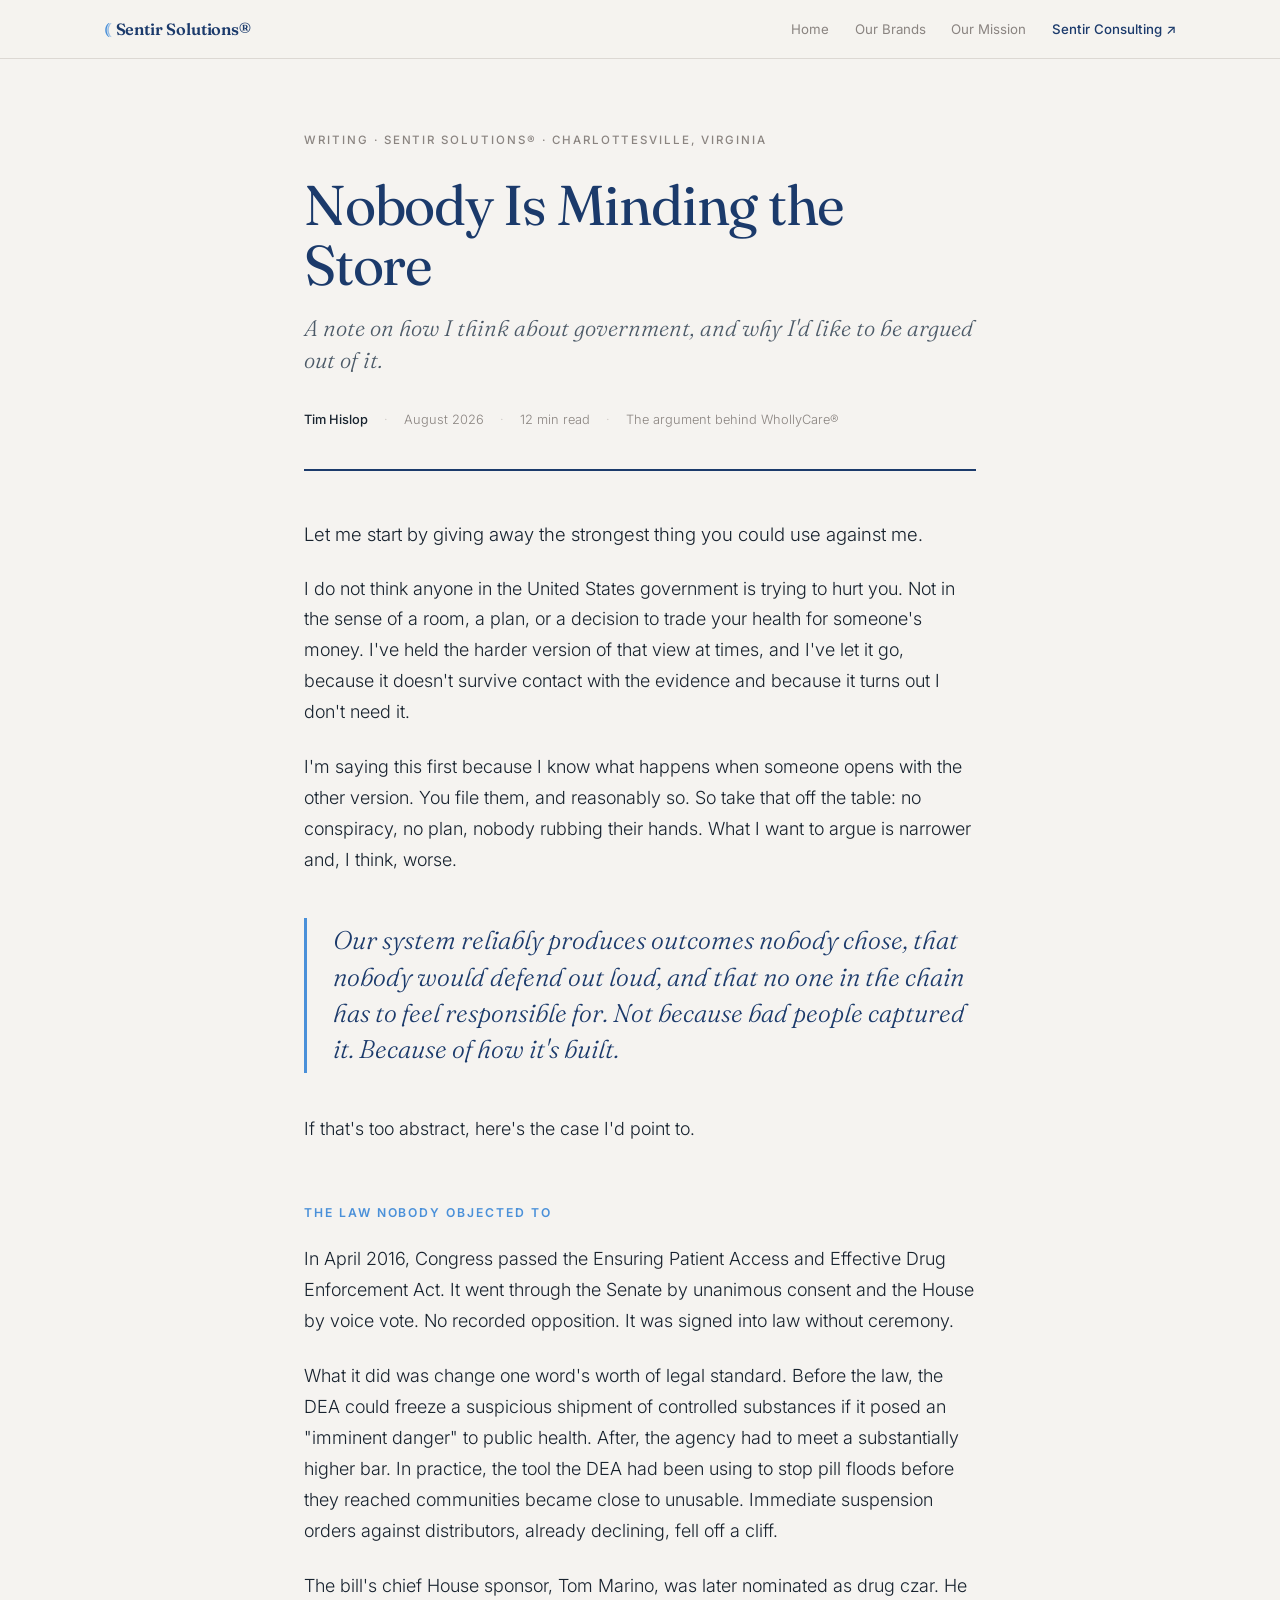
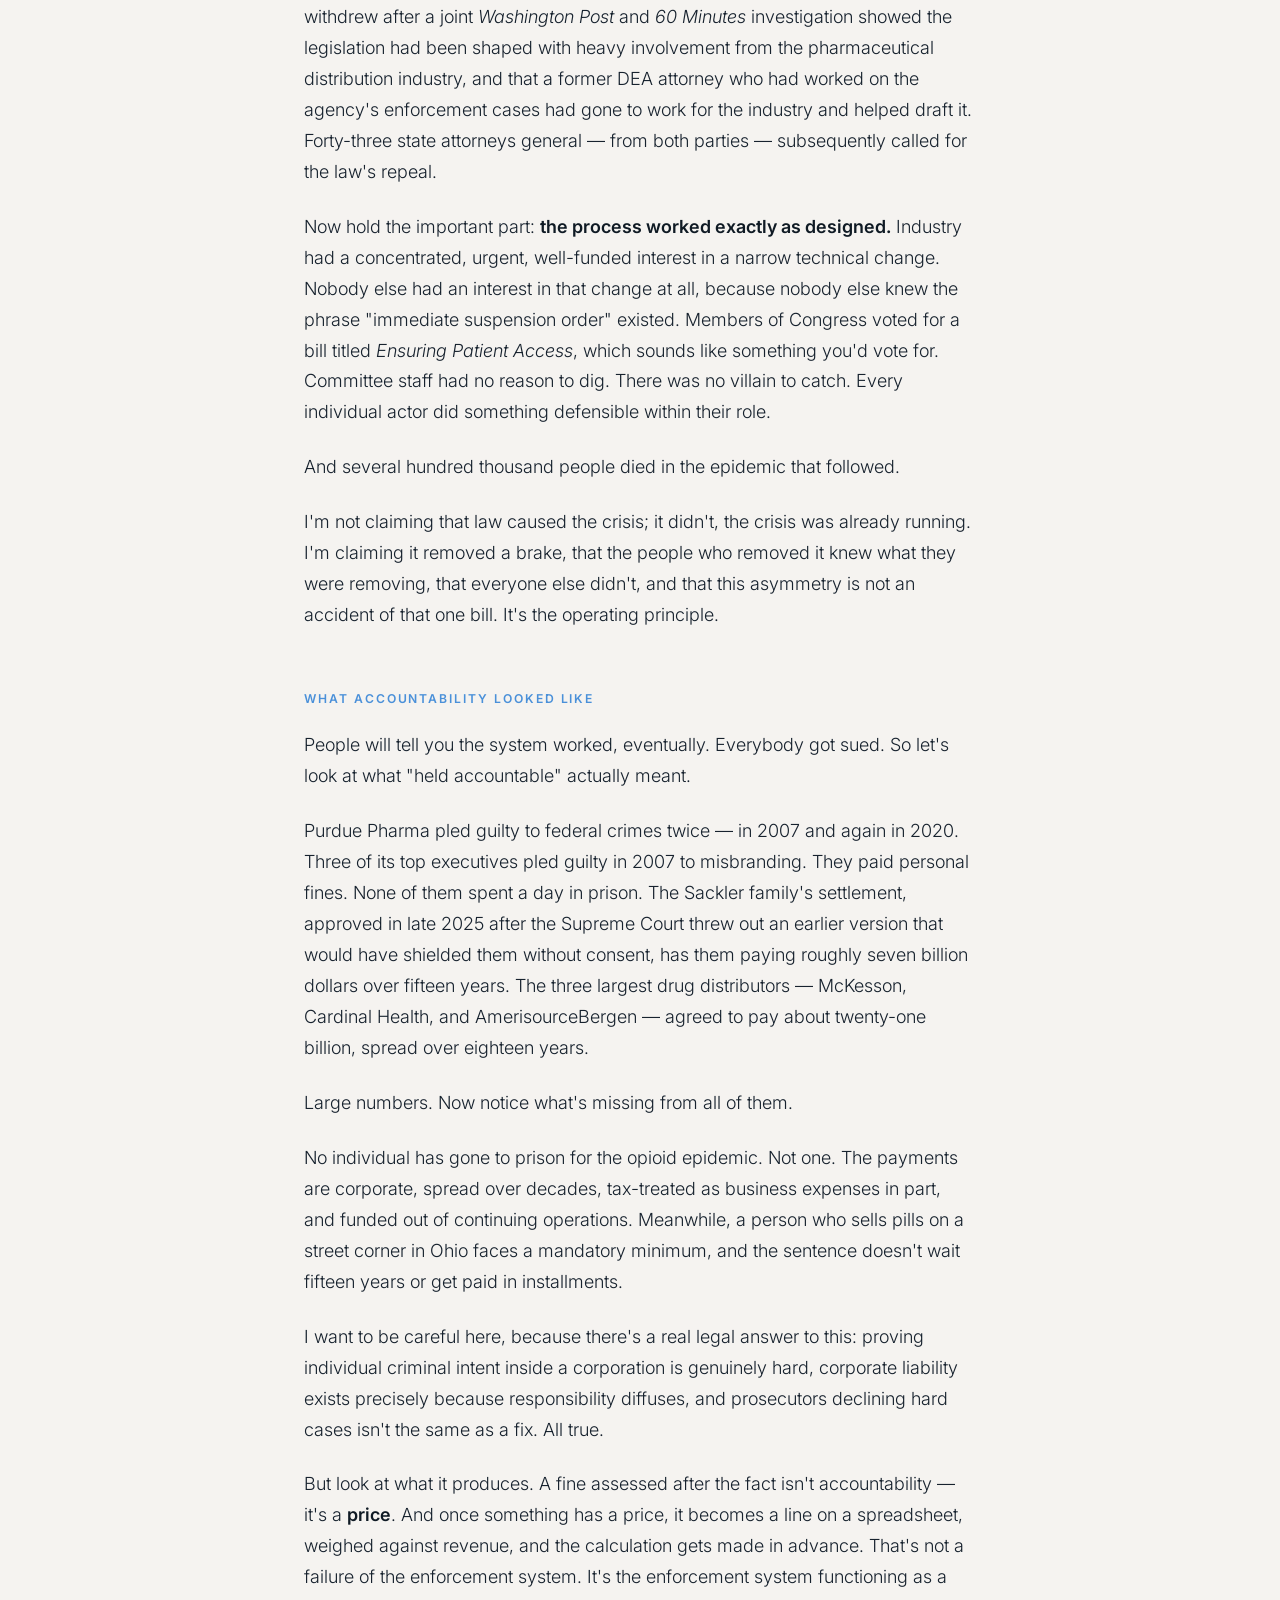
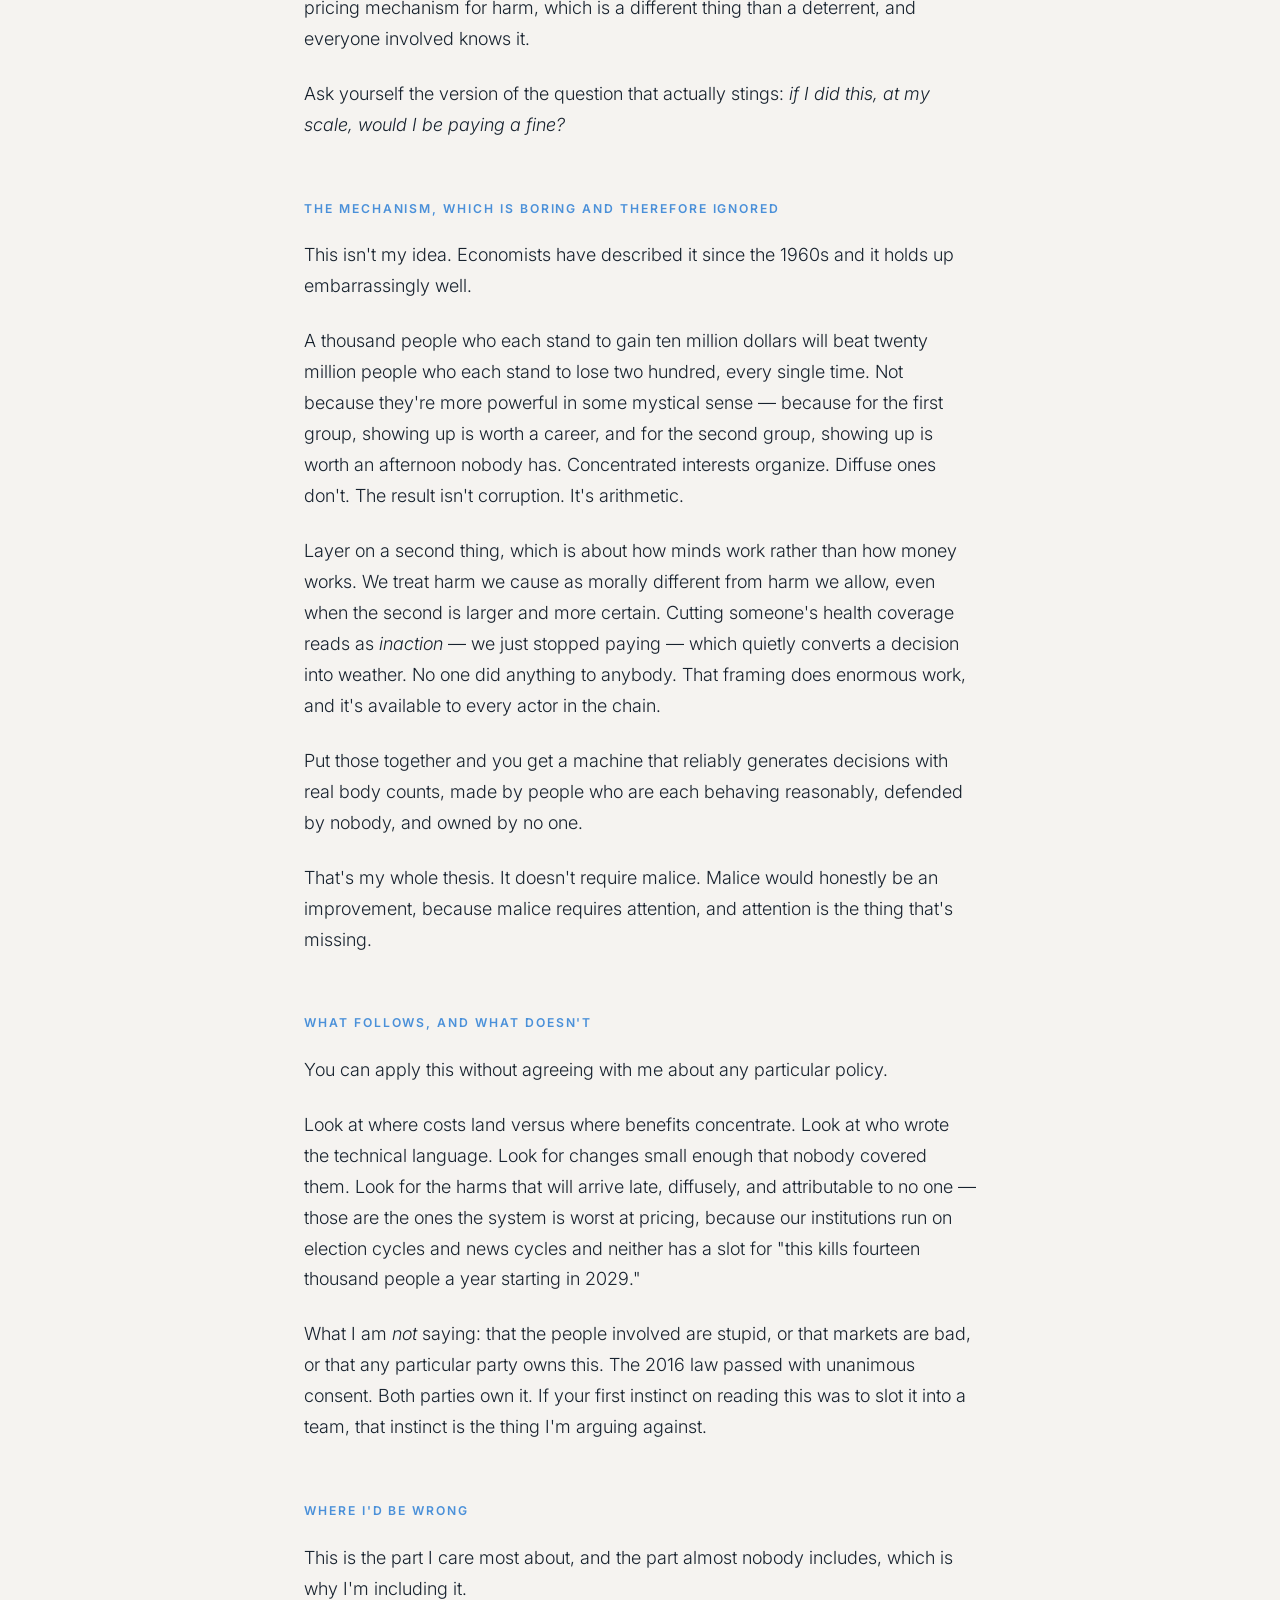
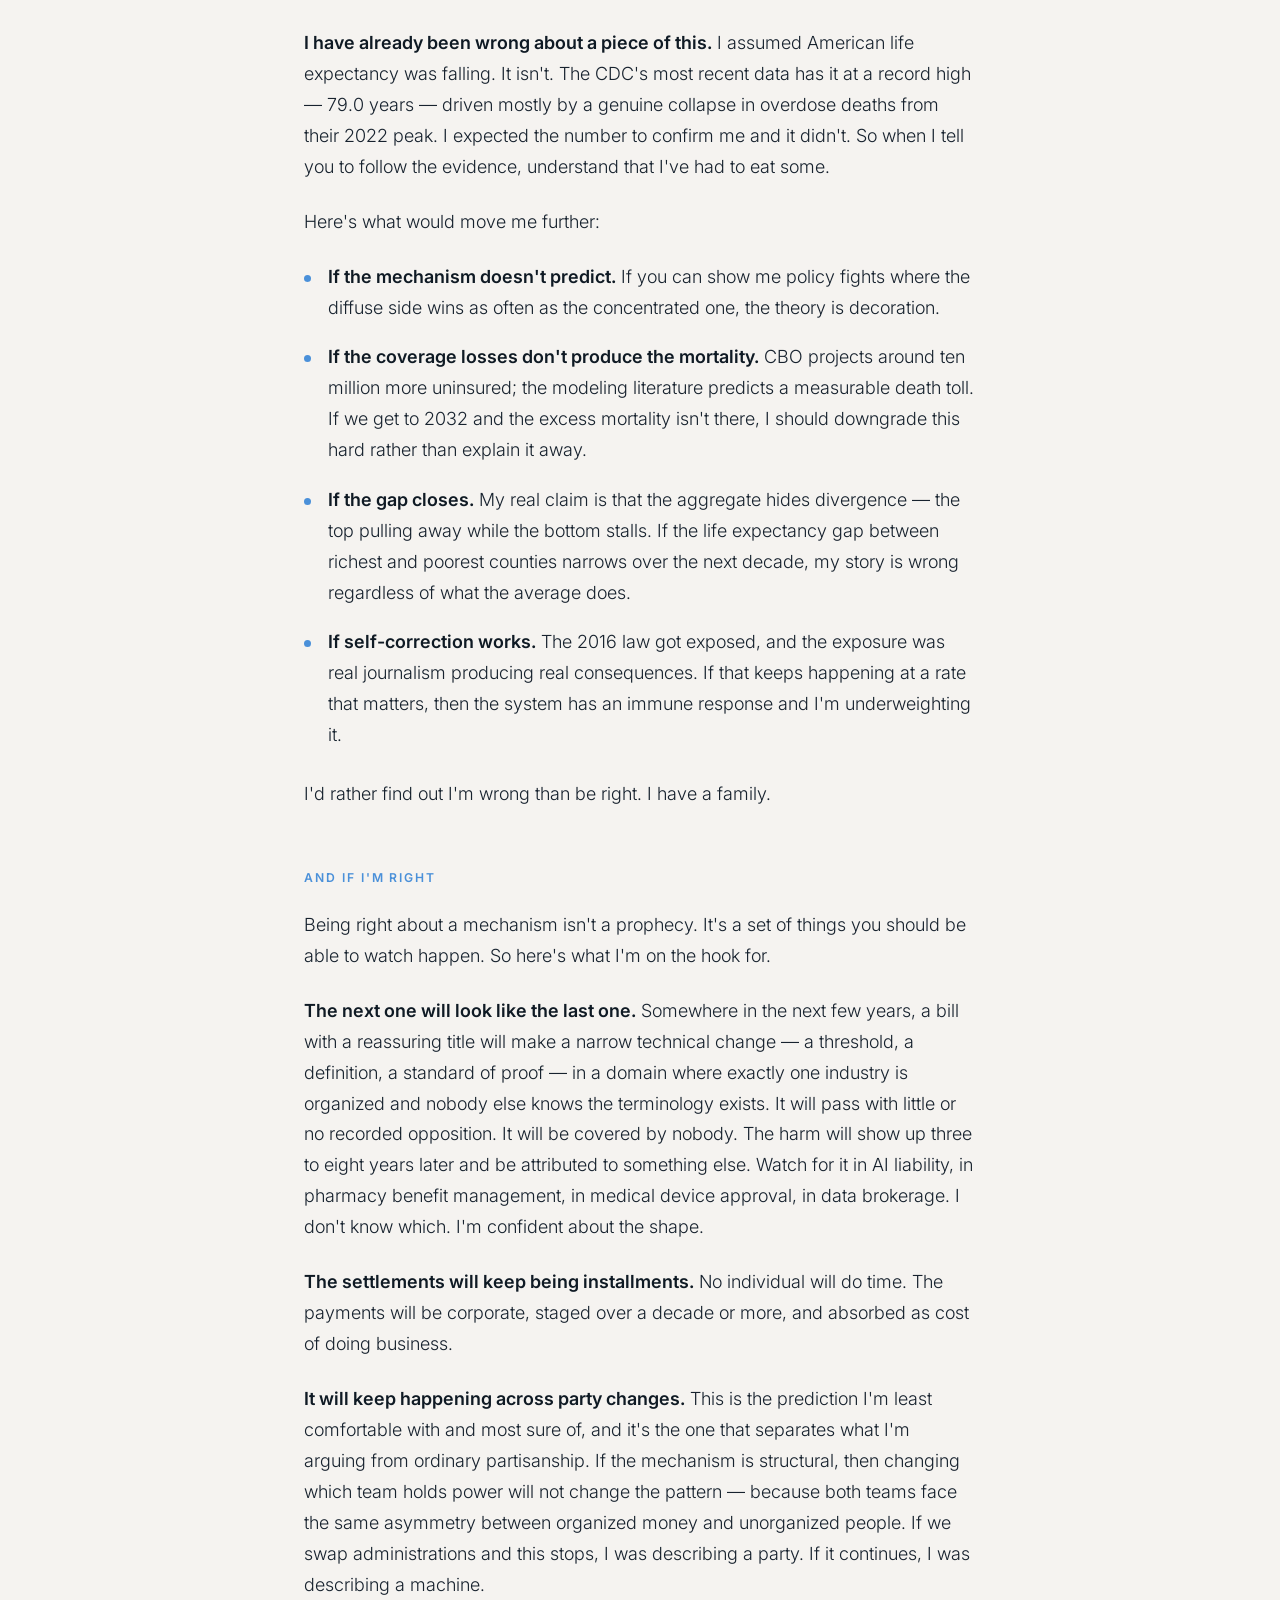
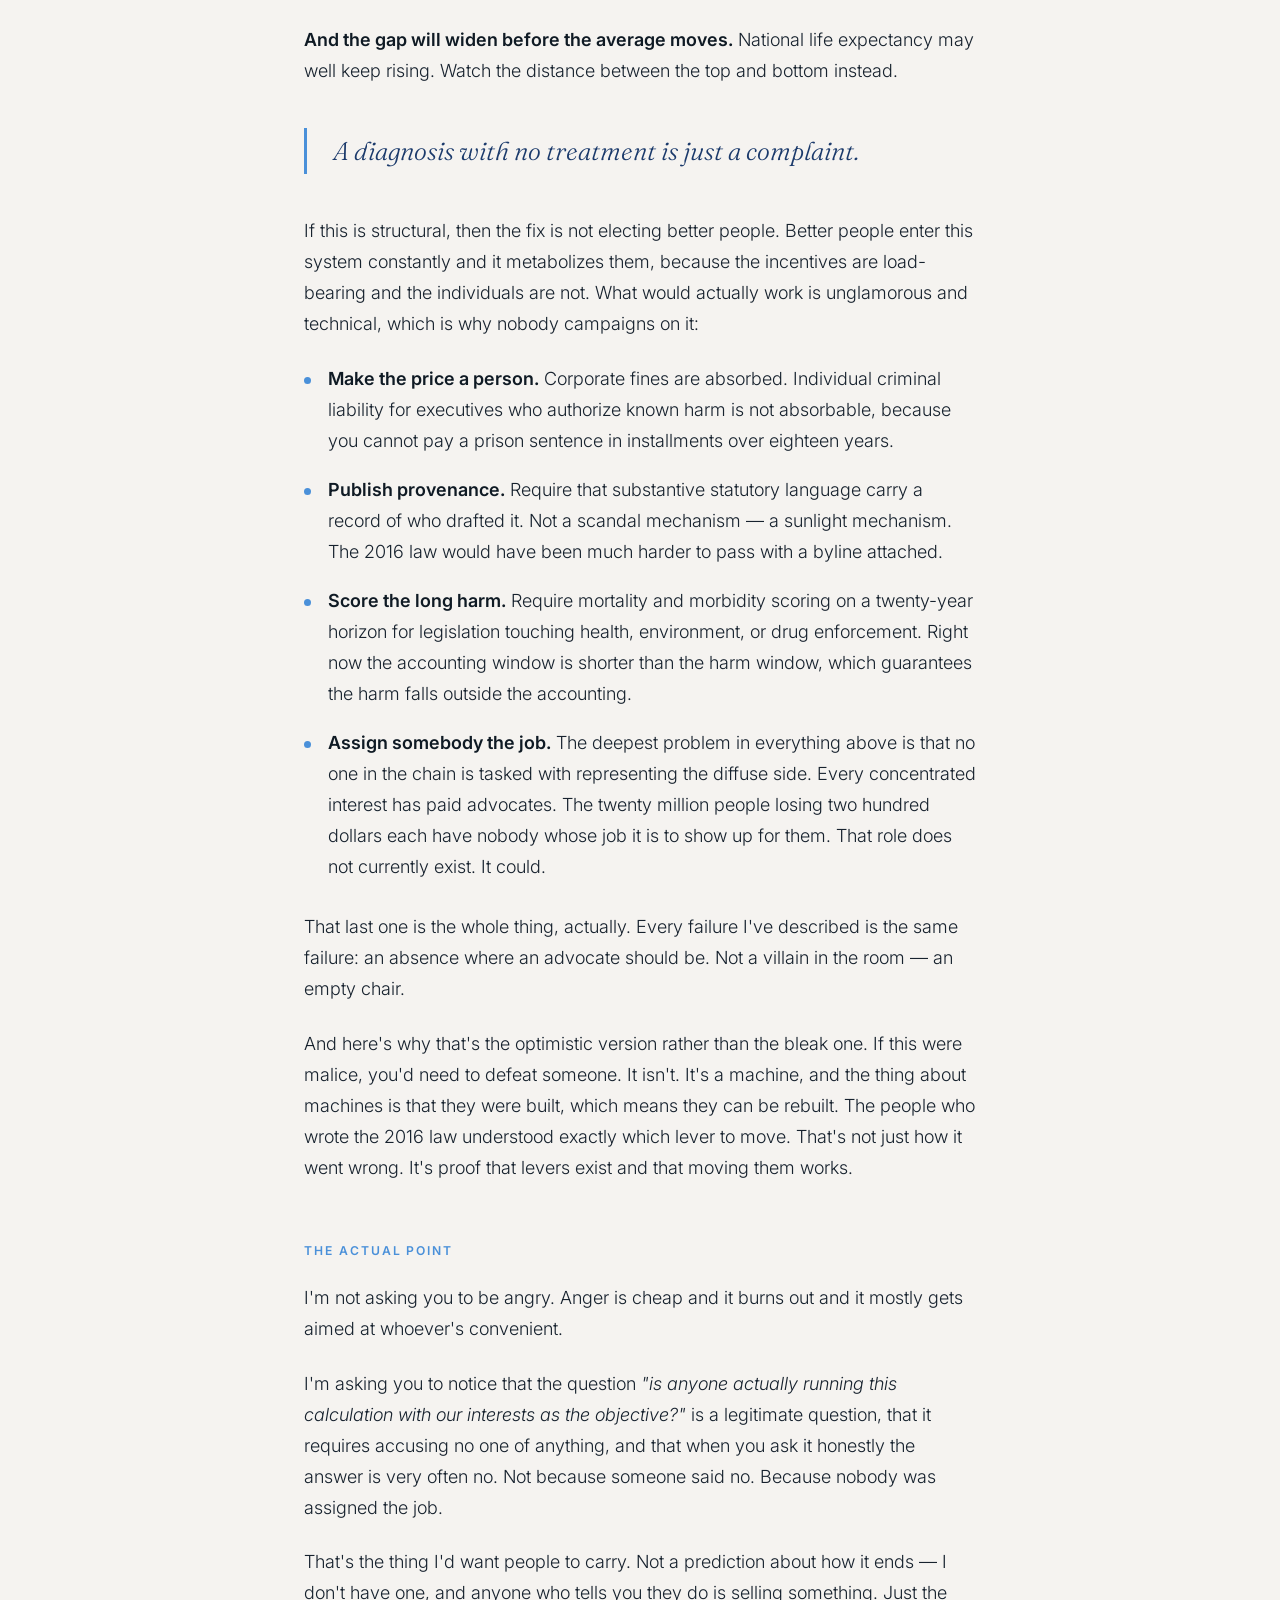
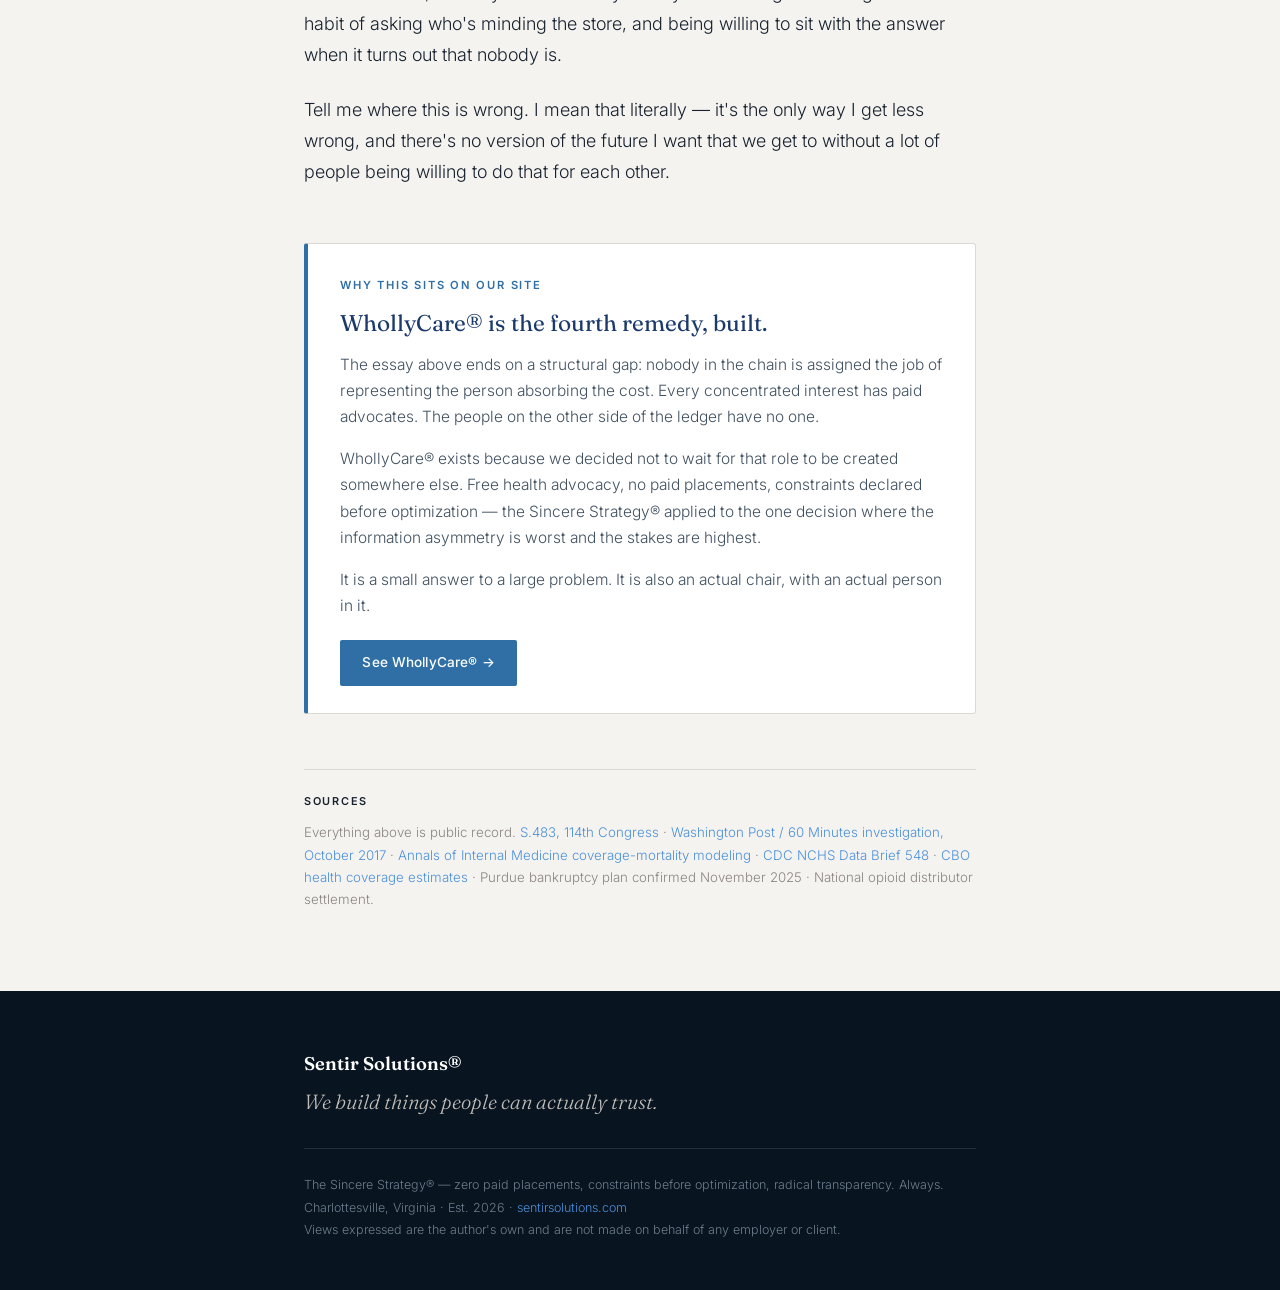
<file: writing/nobody-is-minding-the-store.html>
<!DOCTYPE html>
<html lang="en">
<head>
<meta charset="utf-8" />
<meta name="viewport" content="width=device-width, initial-scale=1" />
<title>Nobody Is Minding the Store — Sentir Solutions®</title>
<meta name="description" content="Our system reliably produces outcomes nobody chose, that nobody would defend out loud, and that no one in the chain has to feel responsible for. The founding argument behind WhollyCare®." />
<meta property="og:title" content="Nobody Is Minding the Store" />
<meta property="og:description" content="A note on how I think about government, and why I'd like to be argued out of it." />
<meta property="og:type" content="article" />
<link rel="preconnect" href="https://fonts.googleapis.com" />
<link rel="preconnect" href="https://fonts.gstatic.com" crossorigin />
<link href="https://fonts.googleapis.com/css2?family=Fraunces:ital,opsz,wght@0,9..144,300;0,9..144,400;0,9..144,600;1,9..144,300;1,9..144,400&family=Inter:wght@300;400;500;600&display=swap" rel="stylesheet" />
<style>
  :root {
    --dark: #1B3A6B;
    --muted: #8A8480;
    --accent: #4A90D9;
    --light: #C0BCB7;
    --white: #FFFFFF;
    --bg-dark: #081420;
    --bg-light: #F5F3F0;
    --care-teal: #2F6FA5;
    --ink: #17222E;
    --rule: #DCD8D3;
  }

  * { box-sizing: border-box; }

  html { -webkit-text-size-adjust: 100%; }

  body {
    margin: 0;
    background: var(--bg-light);
    color: var(--ink);
    font-family: 'Inter', -apple-system, BlinkMacSystemFont, sans-serif;
    font-weight: 300;
    font-size: 18px;
    line-height: 1.72;
    -webkit-font-smoothing: antialiased;
  }

  /* ---------------- nav ---------------- */

  nav {
    position: sticky;
    top: 0;
    z-index: 50;
    background: rgba(245, 243, 240, 0.94);
    backdrop-filter: saturate(180%) blur(12px);
    border-bottom: 1px solid var(--rule);
  }

  .nav-inner {
    max-width: 1120px;
    margin: 0 auto;
    padding: 0.95rem 1.5rem;
    display: flex;
    align-items: center;
    justify-content: space-between;
    gap: 1rem;
  }

  .nav-logo {
    font-family: 'Fraunces', serif;
    font-size: 1.02rem;
    font-weight: 600;
    color: var(--dark);
    text-decoration: none;
    letter-spacing: -0.01em;
    white-space: nowrap;
  }

  .mark-pipe1, .mark-pipe2 {
    color: var(--accent);
    font-weight: 400;
  }
  .mark-pipe2 { margin-left: -0.24em; opacity: 0.55; }

  .nav-links {
    display: flex;
    align-items: center;
    gap: 1.6rem;
    font-size: 0.83rem;
    font-weight: 400;
  }

  .nav-link {
    color: var(--muted);
    text-decoration: none;
    transition: color 0.18s ease;
  }
  .nav-link:hover { color: var(--dark); }

  .nav-link.cta {
    color: var(--dark);
    font-weight: 500;
  }

  @media (max-width: 720px) {
    .nav-links { display: none; }
  }

  /* ---------------- article ---------------- */

  .wrap {
    max-width: 720px;
    margin: 0 auto;
    padding: 0 1.5rem;
  }

  header.article-head {
    padding: 4.5rem 0 0;
  }

  .eyebrow {
    font-size: 0.72rem;
    letter-spacing: 0.17em;
    text-transform: uppercase;
    color: var(--muted);
    font-weight: 500;
    margin: 0 0 1.5rem;
  }

  h1 {
    font-family: 'Fraunces', serif;
    font-weight: 400;
    font-size: clamp(2.4rem, 6vw, 3.5rem);
    line-height: 1.06;
    letter-spacing: -0.022em;
    color: var(--dark);
    margin: 0 0 1.1rem;
  }

  .deck {
    font-family: 'Fraunces', serif;
    font-style: italic;
    font-weight: 300;
    font-size: clamp(1.15rem, 2.6vw, 1.4rem);
    line-height: 1.45;
    color: #4C5A68;
    margin: 0 0 2rem;
  }

  .byline {
    display: flex;
    flex-wrap: wrap;
    align-items: center;
    gap: 0.6rem 1rem;
    font-size: 0.8rem;
    color: var(--muted);
    padding-bottom: 2.4rem;
    border-bottom: 2px solid var(--dark);
  }

  .byline strong {
    color: var(--ink);
    font-weight: 500;
  }

  .byline .dot { opacity: 0.4; }

  article { padding: 3rem 0 0; }

  article p {
    margin: 0 0 1.5rem;
  }

  .lede {
    font-size: 1.16rem;
    line-height: 1.65;
    color: var(--ink);
  }

  h2 {
    font-family: 'Inter', sans-serif;
    font-size: 0.76rem;
    font-weight: 600;
    letter-spacing: 0.16em;
    text-transform: uppercase;
    color: var(--accent);
    margin: 3.6rem 0 1.3rem;
  }

  article strong { font-weight: 600; color: #0F1A24; }
  article em { font-style: italic; }

  .pullquote {
    font-family: 'Fraunces', serif;
    font-size: clamp(1.28rem, 3vw, 1.6rem);
    font-style: italic;
    font-weight: 300;
    line-height: 1.42;
    color: var(--dark);
    border-left: 3px solid var(--accent);
    padding: 0.3rem 0 0.3rem 1.6rem;
    margin: 2.6rem 0;
  }

  ul {
    margin: 0 0 1.8rem;
    padding-left: 0;
    list-style: none;
  }

  ul li {
    position: relative;
    padding-left: 1.5rem;
    margin-bottom: 1.15rem;
  }

  ul li::before {
    content: "";
    position: absolute;
    left: 0;
    top: 0.72em;
    width: 7px;
    height: 7px;
    background: var(--accent);
    border-radius: 50%;
  }

  .divider {
    height: 1px;
    background: var(--rule);
    border: 0;
    margin: 3.2rem 0;
  }

  /* ------------- wholly care callout ------------- */

  .care-note {
    background: var(--white);
    border: 1px solid var(--rule);
    border-left: 4px solid var(--care-teal);
    padding: 2rem 2rem 1.7rem;
    margin: 3.4rem 0 1rem;
    border-radius: 3px;
  }

  .care-note .section-label {
    font-size: 0.7rem;
    letter-spacing: 0.16em;
    text-transform: uppercase;
    color: var(--care-teal);
    font-weight: 600;
    margin: 0 0 0.9rem;
  }

  .care-note h3 {
    font-family: 'Fraunces', serif;
    font-weight: 400;
    font-size: 1.42rem;
    line-height: 1.28;
    color: var(--dark);
    margin: 0 0 0.9rem;
  }

  .care-note p {
    font-size: 0.97rem;
    line-height: 1.68;
    color: #40505F;
    margin: 0 0 1rem;
  }

  .care-note p:last-of-type { margin-bottom: 1.3rem; }

  .btn-primary {
    display: inline-block;
    background: var(--care-teal);
    color: var(--white);
    text-decoration: none;
    font-size: 0.85rem;
    font-weight: 500;
    letter-spacing: 0.01em;
    padding: 0.72rem 1.4rem;
    border-radius: 2px;
    transition: background 0.18s ease;
  }
  .btn-primary:hover { background: #24578A; }

  /* ---------------- sources ---------------- */

  .sources {
    margin-top: 3.4rem;
    padding-top: 1.4rem;
    border-top: 1px solid var(--rule);
    font-size: 0.83rem;
    line-height: 1.68;
    color: var(--muted);
  }

  .sources .section-label {
    font-size: 0.68rem;
    letter-spacing: 0.16em;
    text-transform: uppercase;
    color: var(--ink);
    font-weight: 600;
    margin: 0 0 0.7rem;
  }

  .sources a { color: var(--accent); text-decoration: none; }
  .sources a:hover { text-decoration: underline; }

  /* ---------------- footer ---------------- */

  footer {
    background: var(--bg-dark);
    color: var(--light);
    margin-top: 5rem;
    padding: 3.6rem 0 3rem;
  }

  .footer-inner {
    max-width: 720px;
    margin: 0 auto;
    padding: 0 1.5rem;
  }

  .footer-mark {
    font-family: 'Fraunces', serif;
    font-size: 1.15rem;
    font-weight: 600;
    color: var(--white);
    margin: 0 0 0.5rem;
  }

  .footer-tag {
    font-family: 'Fraunces', serif;
    font-style: italic;
    font-weight: 300;
    font-size: 1.28rem;
    color: var(--light);
    margin: 0 0 2rem;
    line-height: 1.35;
  }

  .footer-meta {
    font-size: 0.78rem;
    color: #6E7E8C;
    line-height: 1.8;
    padding-top: 1.6rem;
    border-top: 1px solid rgba(192, 188, 183, 0.16);
  }

  .footer-meta a { color: var(--accent); text-decoration: none; }
  .footer-meta a:hover { text-decoration: underline; }

  /* ---------------- print ---------------- */

  @media print {
    nav, footer, .care-note .btn-primary { display: none; }
    body { background: #fff; font-size: 11pt; }
    .wrap { max-width: 100%; }
    h2 { color: #000; }
    a { color: #000; text-decoration: none; }
  }
</style>
</head>
<body>

<nav>
  <div class="nav-inner">
    <a class="nav-logo" href="../index.html">
      <span class="mark-pipe1">(</span><span class="mark-pipe2">(</span> Sentir Solutions&reg;
    </a>
    <div class="nav-links">
      <a class="nav-link" href="../index.html">Home</a>
      <a class="nav-link" href="../brands.html">Our Brands</a>
      <a class="nav-link" href="../mission.html">Our Mission</a>
      <a class="nav-link cta" href="https://sentirsolutions.github.io/sentir-consulting-site/" target="_blank" rel="noopener">Sentir Consulting &#8599;</a>
    </div>
  </div>
</nav>

<div class="wrap">

  <header class="article-head">
    <p class="eyebrow">Writing &middot; Sentir Solutions&reg; &middot; Charlottesville, Virginia</p>
    <h1>Nobody Is Minding the Store</h1>
    <p class="deck">A note on how I think about government, and why I'd like to be argued out of it.</p>
    <div class="byline">
      <span><strong>Tim Hislop</strong></span>
      <span class="dot">&middot;</span>
      <span>August 2026</span>
      <span class="dot">&middot;</span>
      <span>12 min read</span>
      <span class="dot">&middot;</span>
      <span>The argument behind WhollyCare&reg;</span>
    </div>
  </header>

  <article>

    <p class="lede">Let me start by giving away the strongest thing you could use against me.</p>

    <p>I do not think anyone in the United States government is trying to hurt you. Not in the sense of a room, a plan, or a decision to trade your health for someone's money. I've held the harder version of that view at times, and I've let it go, because it doesn't survive contact with the evidence and because it turns out I don't need it.</p>

    <p>I'm saying this first because I know what happens when someone opens with the other version. You file them, and reasonably so. So take that off the table: no conspiracy, no plan, nobody rubbing their hands. What I want to argue is narrower and, I think, worse.</p>

    <p class="pullquote">Our system reliably produces outcomes nobody chose, that nobody would defend out loud, and that no one in the chain has to feel responsible for. Not because bad people captured it. Because of how it's built.</p>

    <p>If that's too abstract, here's the case I'd point to.</p>

    <h2>The law nobody objected to</h2>

    <p>In April 2016, Congress passed the Ensuring Patient Access and Effective Drug Enforcement Act. It went through the Senate by unanimous consent and the House by voice vote. No recorded opposition. It was signed into law without ceremony.</p>

    <p>What it did was change one word's worth of legal standard. Before the law, the DEA could freeze a suspicious shipment of controlled substances if it posed an "imminent danger" to public health. After, the agency had to meet a substantially higher bar. In practice, the tool the DEA had been using to stop pill floods before they reached communities became close to unusable. Immediate suspension orders against distributors, already declining, fell off a cliff.</p>

    <p>The bill's chief House sponsor, Tom Marino, was later nominated as drug czar. He withdrew after a joint <em>Washington Post</em> and <em>60 Minutes</em> investigation showed the legislation had been shaped with heavy involvement from the pharmaceutical distribution industry, and that a former DEA attorney who had worked on the agency's enforcement cases had gone to work for the industry and helped draft it. Forty-three state attorneys general — from both parties — subsequently called for the law's repeal.</p>

    <p>Now hold the important part: <strong>the process worked exactly as designed.</strong> Industry had a concentrated, urgent, well-funded interest in a narrow technical change. Nobody else had an interest in that change at all, because nobody else knew the phrase "immediate suspension order" existed. Members of Congress voted for a bill titled <em>Ensuring Patient Access</em>, which sounds like something you'd vote for. Committee staff had no reason to dig. There was no villain to catch. Every individual actor did something defensible within their role.</p>

    <p>And several hundred thousand people died in the epidemic that followed.</p>

    <p>I'm not claiming that law caused the crisis; it didn't, the crisis was already running. I'm claiming it removed a brake, that the people who removed it knew what they were removing, that everyone else didn't, and that this asymmetry is not an accident of that one bill. It's the operating principle.</p>

    <h2>What accountability looked like</h2>

    <p>People will tell you the system worked, eventually. Everybody got sued. So let's look at what "held accountable" actually meant.</p>

    <p>Purdue Pharma pled guilty to federal crimes twice — in 2007 and again in 2020. Three of its top executives pled guilty in 2007 to misbranding. They paid personal fines. None of them spent a day in prison. The Sackler family's settlement, approved in late 2025 after the Supreme Court threw out an earlier version that would have shielded them without consent, has them paying roughly seven billion dollars over fifteen years. The three largest drug distributors — McKesson, Cardinal Health, and AmerisourceBergen — agreed to pay about twenty-one billion, spread over eighteen years.</p>

    <p>Large numbers. Now notice what's missing from all of them.</p>

    <p>No individual has gone to prison for the opioid epidemic. Not one. The payments are corporate, spread over decades, tax-treated as business expenses in part, and funded out of continuing operations. Meanwhile, a person who sells pills on a street corner in Ohio faces a mandatory minimum, and the sentence doesn't wait fifteen years or get paid in installments.</p>

    <p>I want to be careful here, because there's a real legal answer to this: proving individual criminal intent inside a corporation is genuinely hard, corporate liability exists precisely because responsibility diffuses, and prosecutors declining hard cases isn't the same as a fix. All true.</p>

    <p>But look at what it produces. A fine assessed after the fact isn't accountability — it's a <strong>price</strong>. And once something has a price, it becomes a line on a spreadsheet, weighed against revenue, and the calculation gets made in advance. That's not a failure of the enforcement system. It's the enforcement system functioning as a pricing mechanism for harm, which is a different thing than a deterrent, and everyone involved knows it.</p>

    <p>Ask yourself the version of the question that actually stings: <em>if I did this, at my scale, would I be paying a fine?</em></p>

    <h2>The mechanism, which is boring and therefore ignored</h2>

    <p>This isn't my idea. Economists have described it since the 1960s and it holds up embarrassingly well.</p>

    <p>A thousand people who each stand to gain ten million dollars will beat twenty million people who each stand to lose two hundred, every single time. Not because they're more powerful in some mystical sense — because for the first group, showing up is worth a career, and for the second group, showing up is worth an afternoon nobody has. Concentrated interests organize. Diffuse ones don't. The result isn't corruption. It's arithmetic.</p>

    <p>Layer on a second thing, which is about how minds work rather than how money works. We treat harm we cause as morally different from harm we allow, even when the second is larger and more certain. Cutting someone's health coverage reads as <em>inaction</em> — we just stopped paying — which quietly converts a decision into weather. No one did anything to anybody. That framing does enormous work, and it's available to every actor in the chain.</p>

    <p>Put those together and you get a machine that reliably generates decisions with real body counts, made by people who are each behaving reasonably, defended by nobody, and owned by no one.</p>

    <p>That's my whole thesis. It doesn't require malice. Malice would honestly be an improvement, because malice requires attention, and attention is the thing that's missing.</p>

    <h2>What follows, and what doesn't</h2>

    <p>You can apply this without agreeing with me about any particular policy.</p>

    <p>Look at where costs land versus where benefits concentrate. Look at who wrote the technical language. Look for changes small enough that nobody covered them. Look for the harms that will arrive late, diffusely, and attributable to no one — those are the ones the system is worst at pricing, because our institutions run on election cycles and news cycles and neither has a slot for "this kills fourteen thousand people a year starting in 2029."</p>

    <p>What I am <em>not</em> saying: that the people involved are stupid, or that markets are bad, or that any particular party owns this. The 2016 law passed with unanimous consent. Both parties own it. If your first instinct on reading this was to slot it into a team, that instinct is the thing I'm arguing against.</p>

    <h2>Where I'd be wrong</h2>

    <p>This is the part I care most about, and the part almost nobody includes, which is why I'm including it.</p>

    <p><strong>I have already been wrong about a piece of this.</strong> I assumed American life expectancy was falling. It isn't. The CDC's most recent data has it at a record high — 79.0 years — driven mostly by a genuine collapse in overdose deaths from their 2022 peak. I expected the number to confirm me and it didn't. So when I tell you to follow the evidence, understand that I've had to eat some.</p>

    <p>Here's what would move me further:</p>

    <ul>
      <li><strong>If the mechanism doesn't predict.</strong> If you can show me policy fights where the diffuse side wins as often as the concentrated one, the theory is decoration.</li>
      <li><strong>If the coverage losses don't produce the mortality.</strong> CBO projects around ten million more uninsured; the modeling literature predicts a measurable death toll. If we get to 2032 and the excess mortality isn't there, I should downgrade this hard rather than explain it away.</li>
      <li><strong>If the gap closes.</strong> My real claim is that the aggregate hides divergence — the top pulling away while the bottom stalls. If the life expectancy gap between richest and poorest counties narrows over the next decade, my story is wrong regardless of what the average does.</li>
      <li><strong>If self-correction works.</strong> The 2016 law got exposed, and the exposure was real journalism producing real consequences. If that keeps happening at a rate that matters, then the system has an immune response and I'm underweighting it.</li>
    </ul>

    <p>I'd rather find out I'm wrong than be right. I have a family.</p>

    <h2>And if I'm right</h2>

    <p>Being right about a mechanism isn't a prophecy. It's a set of things you should be able to watch happen. So here's what I'm on the hook for.</p>

    <p><strong>The next one will look like the last one.</strong> Somewhere in the next few years, a bill with a reassuring title will make a narrow technical change — a threshold, a definition, a standard of proof — in a domain where exactly one industry is organized and nobody else knows the terminology exists. It will pass with little or no recorded opposition. It will be covered by nobody. The harm will show up three to eight years later and be attributed to something else. Watch for it in AI liability, in pharmacy benefit management, in medical device approval, in data brokerage. I don't know which. I'm confident about the shape.</p>

    <p><strong>The settlements will keep being installments.</strong> No individual will do time. The payments will be corporate, staged over a decade or more, and absorbed as cost of doing business.</p>

    <p><strong>It will keep happening across party changes.</strong> This is the prediction I'm least comfortable with and most sure of, and it's the one that separates what I'm arguing from ordinary partisanship. If the mechanism is structural, then changing which team holds power will not change the pattern — because both teams face the same asymmetry between organized money and unorganized people. If we swap administrations and this stops, I was describing a party. If it continues, I was describing a machine.</p>

    <p><strong>And the gap will widen before the average moves.</strong> National life expectancy may well keep rising. Watch the distance between the top and bottom instead.</p>

    <p class="pullquote">A diagnosis with no treatment is just a complaint.</p>

    <p>If this is structural, then the fix is not electing better people. Better people enter this system constantly and it metabolizes them, because the incentives are load-bearing and the individuals are not. What would actually work is unglamorous and technical, which is why nobody campaigns on it:</p>

    <ul>
      <li><strong>Make the price a person.</strong> Corporate fines are absorbed. Individual criminal liability for executives who authorize known harm is not absorbable, because you cannot pay a prison sentence in installments over eighteen years.</li>
      <li><strong>Publish provenance.</strong> Require that substantive statutory language carry a record of who drafted it. Not a scandal mechanism — a sunlight mechanism. The 2016 law would have been much harder to pass with a byline attached.</li>
      <li><strong>Score the long harm.</strong> Require mortality and morbidity scoring on a twenty-year horizon for legislation touching health, environment, or drug enforcement. Right now the accounting window is shorter than the harm window, which guarantees the harm falls outside the accounting.</li>
      <li><strong>Assign somebody the job.</strong> The deepest problem in everything above is that no one in the chain is tasked with representing the diffuse side. Every concentrated interest has paid advocates. The twenty million people losing two hundred dollars each have nobody whose job it is to show up for them. That role does not currently exist. It could.</li>
    </ul>

    <p>That last one is the whole thing, actually. Every failure I've described is the same failure: an absence where an advocate should be. Not a villain in the room — an empty chair.</p>

    <p>And here's why that's the optimistic version rather than the bleak one. If this were malice, you'd need to defeat someone. It isn't. It's a machine, and the thing about machines is that they were built, which means they can be rebuilt. The people who wrote the 2016 law understood exactly which lever to move. That's not just how it went wrong. It's proof that levers exist and that moving them works.</p>

    <h2>The actual point</h2>

    <p>I'm not asking you to be angry. Anger is cheap and it burns out and it mostly gets aimed at whoever's convenient.</p>

    <p>I'm asking you to notice that the question <em>"is anyone actually running this calculation with our interests as the objective?"</em> is a legitimate question, that it requires accusing no one of anything, and that when you ask it honestly the answer is very often no. Not because someone said no. Because nobody was assigned the job.</p>

    <p>That's the thing I'd want people to carry. Not a prediction about how it ends — I don't have one, and anyone who tells you they do is selling something. Just the habit of asking who's minding the store, and being willing to sit with the answer when it turns out that nobody is.</p>

    <p>Tell me where this is wrong. I mean that literally — it's the only way I get less wrong, and there's no version of the future I want that we get to without a lot of people being willing to do that for each other.</p>

    <div class="care-note">
      <p class="section-label">Why this sits on our site</p>
      <h3>WhollyCare&reg; is the fourth remedy, built.</h3>
      <p>The essay above ends on a structural gap: nobody in the chain is assigned the job of representing the person absorbing the cost. Every concentrated interest has paid advocates. The people on the other side of the ledger have no one.</p>
      <p>WhollyCare&reg; exists because we decided not to wait for that role to be created somewhere else. Free health advocacy, no paid placements, constraints declared before optimization — the Sincere Strategy&reg; applied to the one decision where the information asymmetry is worst and the stakes are highest.</p>
      <p>It is a small answer to a large problem. It is also an actual chair, with an actual person in it.</p>
      <a class="btn-primary" href="../whollycare/">See WhollyCare&reg; &rarr;</a>
    </div>

    <div class="sources">
      <p class="section-label">Sources</p>
      Everything above is public record.
      <a href="https://www.congress.gov/bill/114th-congress/senate-bill/483" target="_blank" rel="noopener">S.483, 114th Congress</a> &middot;
      <a href="https://www.washingtonpost.com/graphics/2017/investigations/dea-drug-industry-congress/" target="_blank" rel="noopener">Washington Post / 60 Minutes investigation, October 2017</a> &middot;
      <a href="https://www.acpjournals.org/doi/10.7326/ANNALS-25-00716" target="_blank" rel="noopener">Annals of Internal Medicine coverage-mortality modeling</a> &middot;
      <a href="https://www.cdc.gov/nchs/products/databriefs/db548.htm" target="_blank" rel="noopener">CDC NCHS Data Brief 548</a> &middot;
      <a href="https://ccf.georgetown.edu/2025/08/14/new-cbo-health-coverage-estimates-of-budget-reconciliation-law/" target="_blank" rel="noopener">CBO health coverage estimates</a> &middot;
      Purdue bankruptcy plan confirmed November 2025 &middot; National opioid distributor settlement.
    </div>

  </article>
</div>

<footer>
  <div class="footer-inner">
    <p class="footer-mark">Sentir Solutions&reg;</p>
    <p class="footer-tag">We build things people <em>can actually trust.</em></p>
    <div class="footer-meta">
      The Sincere Strategy&reg; &mdash; zero paid placements, constraints before optimization, radical transparency. Always.<br />
      Charlottesville, Virginia &middot; Est. 2026 &middot;
      <a href="../index.html">sentirsolutions.com</a><br />
      Views expressed are the author's own and are not made on behalf of any employer or client.
    </div>
  </div>
</footer>

</body>
</html>
</file>
<file: css/styles.css>
/* ============================================================
   Sentir Solutions® — Holding Company Stylesheet
   Deep Navy + Gold palette — distinct from all four Wholly brands
   ============================================================ */

*, *::before, *::after { box-sizing: border-box; margin: 0; padding: 0; }

:root {
  --bg:        #F5F2EC;  /* Warm white — background / fills */
  --bg-alt:    #FFFFFF;  /* White — base */
  --dark:      #0F1F3D;  /* Deep Navy — primary dominant */
  --darker:    #070F20;  /* Deeper Navy — footer */
  --text:      #1A1A1A;
  --muted:     #5C5852;
  --accent:    #C9A84C;  /* Gold — accent / contrast */
  --accent-lt: #D4B86A;  /* Gold light — for use on dark navy backgrounds */
  --border:    #DDD8CE;
  --max:       1100px;
  --nav-h:     64px;

  /* Four Wholly brand colors — used in portfolio brand cards */
  --fare-accent:  #3A8C4E;   /* WhollyFare green */
  --ware-accent:  #4A94BB;   /* WhollyWare blue */
  --paws-accent:  #C47D2E;   /* WhollyPaws amber */
  --care-accent:  #2F6FA5;   /* WhollyCare plum */
}

html { scroll-behavior: smooth; }

body {
  font-family: 'Inter', sans-serif;
  background: var(--bg);
  color: var(--text);
  font-size: 17px;
  line-height: 1.7;
  -webkit-font-smoothing: antialiased;
}

/* ── NAV ── */
nav {
  position: sticky;
  top: 0;
  z-index: 100;
  background: var(--dark);
  padding: 0 2rem;
  height: var(--nav-h);
  display: flex;
  align-items: center;
  justify-content: space-between;
  gap: 1rem;
}

.nav-logo {
  font-family: 'Inter', sans-serif;
  font-weight: 600;
  font-size: 1.1rem;
  color: #FFFFFF;
  letter-spacing: 0.04em;
  text-decoration: none;
  flex-shrink: 0;
  display: flex;
  align-items: center;
  gap: 0.4rem;
}

/* Sentir Solutions wordmark — Navy bg: pipe1=white, pipe2=gold */
.mark-pipe1 {
  color: #FFFFFF;
  font-size: 1.2rem;
  font-weight: 700;
  letter-spacing: -0.1em;
  line-height: 1;
}

.mark-pipe2 {
  color: var(--accent-lt);
  font-size: 1.2rem;
  font-weight: 700;
  letter-spacing: 0;
  line-height: 1;
  margin-right: 0.15rem;
}

.nav-links {
  display: flex;
  align-items: center;
  gap: 0.25rem;
}

.nav-link {
  font-family: 'Inter', sans-serif;
  font-size: 0.82rem;
  font-weight: 400;
  letter-spacing: 0.04em;
  color: #9A9690;
  text-decoration: none;
  padding: 0.4rem 0.85rem;
  border-radius: 2px;
  transition: color 0.2s;
  white-space: nowrap;
}

.nav-link:hover { color: #FFFFFF; }
.nav-link.active { color: #FFFFFF; }

.nav-link.cta {
  background: var(--accent);
  color: var(--dark);
  font-weight: 600;
  margin-left: 0.5rem;
  padding: 0.45rem 1rem;
  transition: background 0.2s;
}

.nav-link.cta:hover { background: var(--accent-lt); color: var(--dark); }
.nav-link.cta.active { background: var(--accent-lt); }

/* ── HERO ── */
.hero {
  background: var(--dark);
  color: #FFFFFF;
  padding: 7rem 2rem 6rem;
  text-align: center;
}

.hero-eyebrow {
  font-size: 0.78rem;
  font-weight: 500;
  letter-spacing: 0.16em;
  text-transform: uppercase;
  color: var(--accent-lt);
  margin-bottom: 1.75rem;
}

.hero h1 {
  font-family: 'Fraunces', serif;
  font-weight: 300;
  font-size: clamp(2.2rem, 5vw, 3.6rem);
  line-height: 1.18;
  max-width: 820px;
  margin: 0 auto 1.75rem;
  color: #FFFFFF;
}

.hero h1 em { font-style: italic; color: var(--accent-lt); }

.hero-intro {
  font-size: 1.35rem;
  color: #D4CFC9;
  white-space: nowrap;
  margin: 0 auto 1.1rem;
  line-height: 1.5;
}

.hero-sub {
  font-size: 1.1rem;
  color: #B8B4AF;
  max-width: 580px;
  margin: 0 auto 2.75rem;
  line-height: 1.85;
}

.hero-actions {
  display: flex;
  gap: 1rem;
  justify-content: center;
  flex-wrap: wrap;
}

.hero-rule {
  width: 48px;
  height: 2px;
  background: var(--accent);
  margin: 4rem auto 0;
  opacity: 0.5;
}

/* ── BUTTONS ── */
.btn-primary {
  display: inline-block;
  background: var(--accent);
  color: var(--dark);
  text-decoration: none;
  font-size: 0.9rem;
  font-weight: 600;
  letter-spacing: 0.04em;
  padding: 0.85rem 2rem;
  border-radius: 2px;
  border: none;
  cursor: pointer;
  transition: background 0.2s;
  font-family: 'Inter', sans-serif;
}

.btn-primary:hover { background: var(--accent-lt); }

.btn-ghost {
  display: inline-block;
  background: transparent;
  color: #FFFFFF;
  text-decoration: none;
  font-size: 0.9rem;
  font-weight: 400;
  letter-spacing: 0.04em;
  padding: 0.85rem 2rem;
  border-radius: 2px;
  border: 1px solid rgba(255,255,255,0.25);
  cursor: pointer;
  transition: border-color 0.2s, color 0.2s;
  font-family: 'Inter', sans-serif;
}

.btn-ghost:hover { border-color: var(--accent-lt); color: var(--accent-lt); }

.btn-outline {
  display: inline-block;
  background: transparent;
  color: var(--accent);
  text-decoration: none;
  font-size: 0.88rem;
  font-weight: 500;
  letter-spacing: 0.04em;
  padding: 0.75rem 1.75rem;
  border-radius: 2px;
  border: 1px solid var(--accent);
  cursor: pointer;
  transition: background 0.2s, color 0.2s;
  font-family: 'Inter', sans-serif;
}

.btn-outline:hover { background: var(--accent); color: var(--dark); }

/* ── LAYOUT ── */
.container {
  max-width: var(--max);
  margin: 0 auto;
}

section { padding: 6rem 2rem; }
section.alt { background: var(--bg-alt); }
section.dark { background: var(--dark); color: #FFFFFF; }

/* ── TYPOGRAPHY ── */
.section-label {
  font-size: 0.75rem;
  font-weight: 600;
  letter-spacing: 0.2em;
  text-transform: uppercase;
  color: var(--accent);
  margin-bottom: 1rem;
}

.section-label.light { color: var(--accent-lt); }

h2 {
  font-family: 'Fraunces', serif;
  font-weight: 400;
  font-size: clamp(1.8rem, 3.5vw, 2.7rem);
  line-height: 1.22;
  color: var(--dark);
  margin-bottom: 1.25rem;
}

h2.light { color: #FFFFFF; }
h2 em { font-style: italic; color: var(--accent); }
h2.light em { color: var(--accent-lt); }

h3 {
  font-family: 'Fraunces', serif;
  font-weight: 400;
  font-size: 1.3rem;
  color: var(--dark);
  line-height: 1.3;
  margin-bottom: 0.75rem;
}

.lead {
  font-size: 1.08rem;
  color: var(--muted);
  max-width: 640px;
  line-height: 1.85;
}

.lead.light { color: #9A9690; }

p { line-height: 1.85; }

.divider {
  width: 40px;
  height: 2px;
  background: var(--accent);
  margin: 1.5rem 0 2rem;
}

/* ── CARDS ── */
.card {
  background: var(--bg);
  border: 1px solid var(--border);
  padding: 2.25rem;
  border-radius: 2px;
  position: relative;
}

.card::before {
  content: '';
  position: absolute;
  top: 0; left: 0; right: 0;
  height: 2px;
  background: var(--accent);
}

.card-number {
  font-family: 'Fraunces', serif;
  font-size: 2rem;
  font-weight: 300;
  color: var(--border);
  margin-bottom: 1rem;
  line-height: 1;
}

/* ── STAT CARDS ── */
.stat-card {
  background: var(--bg);
  border: 1px solid var(--border);
  border-left: 3px solid var(--accent);
  padding: 1.5rem 1.75rem;
  border-radius: 2px;
}

.stat-card .number {
  font-family: 'Fraunces', serif;
  font-size: 2.4rem;
  font-weight: 400;
  color: var(--dark);
  line-height: 1;
  margin-bottom: 0.4rem;
}

.stat-card .label {
  font-size: 0.88rem;
  color: var(--muted);
  line-height: 1.5;
}

/* ── PORTFOLIO BRAND CARDS ── */
.brand-grid {
  display: grid;
  grid-template-columns: 1fr 1fr;
  gap: 2rem;
  margin-top: 3rem;
}

.brand-card {
  border-radius: 2px;
  overflow: hidden;
  border: 1px solid var(--border);
  display: flex;
  flex-direction: column;
}

.brand-card-header {
  padding: 1.75rem 2rem 1.5rem;
  color: #FFFFFF;
}

.brand-card-header h3 {
  color: #FFFFFF;
  font-size: 1.25rem;
  margin-bottom: 0.35rem;
}

.brand-card-header p {
  font-size: 0.85rem;
  opacity: 0.8;
  line-height: 1.5;
}

.brand-card-body {
  padding: 1.5rem 2rem;
  flex: 1;
}

.brand-card-body p {
  font-size: 0.92rem;
  color: var(--muted);
  line-height: 1.7;
}

.brand-card-footer {
  padding: 1rem 2rem 1.5rem;
  display: flex;
  align-items: center;
  gap: 0.75rem;
}

.brand-badge {
  font-size: 0.7rem;
  font-weight: 600;
  letter-spacing: 0.1em;
  text-transform: uppercase;
  padding: 0.3rem 0.75rem;
  border-radius: 20px;
  background: var(--bg);
  border: 1px solid var(--border);
  color: var(--muted);
}

/* Per-brand card header gradients */
.brand-fare .brand-card-header  { background: linear-gradient(135deg,#1E3A25 0%,#2C3A2F 100%); border-top: 3px solid var(--fare-accent); }
.brand-ware .brand-card-header  { background: linear-gradient(135deg,#112A40 0%,#1A3D5C 100%); border-top: 3px solid var(--ware-accent); }
.brand-paws .brand-card-header  { background: linear-gradient(135deg,#3D2208 0%,#5C3A0E 100%); border-top: 3px solid var(--paws-accent); }
.brand-care .brand-card-header  { background: linear-gradient(135deg,#11293F 0%,#1C4569 100%); border-top: 3px solid var(--care-accent); }

/* ── PLATFORM THESIS PILLARS ── */
.platform-grid {
  display: grid;
  grid-template-columns: 1fr 1fr 1fr;
  gap: 1.5rem;
  margin-top: 2.5rem;
}

.platform-pillar {
  padding: 2rem;
  background: var(--bg);
  border: 1px solid var(--border);
  border-top: 3px solid var(--accent);
}

.platform-pillar h3 {
  font-size: 1.05rem;
  margin-bottom: 0.75rem;
  color: var(--dark);
}

.platform-pillar p {
  font-size: 0.92rem;
  color: var(--muted);
  line-height: 1.8;
}

/* ── CALLOUT BOX ── */
.callout {
  background: var(--dark);
  color: #FFFFFF;
  padding: 2.5rem;
  border-radius: 2px;
}

.callout .callout-label {
  font-size: 0.72rem;
  font-weight: 600;
  letter-spacing: 0.2em;
  text-transform: uppercase;
  color: var(--accent-lt);
  margin-bottom: 1.25rem;
}


/* ── CALLOUT BLOCKQUOTE (completed) ── */
.callout blockquote {
  font-family: 'Fraunces', serif;
  font-size: 1.25rem;
  font-weight: 300;
  color: #FFFFFF;
  line-height: 1.65;
  font-style: italic;
  border-left: 2px solid var(--accent);
  padding-left: 1.25rem;
  margin: 0;
}

.callout blockquote cite {
  display: block;
  font-size: 0.8rem;
  font-style: normal;
  font-weight: 500;
  color: var(--accent-lt);
  margin-top: 1rem;
  letter-spacing: 0.05em;
}

/* ── FOOTER ── */
footer {
  background: var(--darker);
  padding: 2.5rem 2rem;
  text-align: center;
  border-top: 1px solid rgba(255,255,255,0.06);
}

footer p {
  font-size: 0.82rem;
  color: #6A6660;
  line-height: 1.8;
}

footer a {
  color: #8A8680;
  text-decoration: none;
  transition: color 0.2s;
}

footer a:hover { color: var(--accent-lt); }

/* ── FADE-IN ANIMATION ── */
.fade-in {
  opacity: 0;
  transform: translateY(18px);
  transition: opacity 0.55s ease, transform 0.55s ease;
}

.fade-in.visible {
  opacity: 1;
  transform: none;
}

/* ── MOBILE NAV ── */
.nav-hamburger {
  display: none;
  background: none;
  border: none;
  color: #FFFFFF;
  font-size: 1.5rem;
  cursor: pointer;
  padding: 0.4rem 0.6rem;
  line-height: 1;
  border-radius: 2px;
  transition: background 0.2s;
  flex-shrink: 0;
}

.nav-hamburger:hover { background: rgba(255,255,255,0.08); }

.nav-mobile-menu {
  display: none;
  position: absolute;
  top: var(--nav-h);
  left: 0;
  right: 0;
  background: #0A1528;
  border-bottom: 2px solid var(--accent);
  z-index: 99;
  padding: 0;  /* no top padding — first link sits flush at the top */
  box-shadow: 0 8px 24px rgba(0,0,0,0.4);
}

.nav-mobile-menu a {
  display: block;
  color: #B8B4AF;
  text-decoration: none;
  padding: 0.9rem 1.5rem;
  font-size: 0.95rem;
  font-family: 'Inter', sans-serif;
  font-weight: 400;
  border-bottom: 1px solid rgba(255,255,255,0.05);
  transition: background 0.15s, color 0.15s;
  min-height: 44px; /* iOS touch target minimum */
  display: flex;
  align-items: center;
}

.nav-mobile-menu a:last-child { border-bottom: none; }

.nav-mobile-menu a:hover { background: rgba(255,255,255,0.05); color: #FFFFFF; }

.nav-mobile-menu a.mob-cta {
  background: var(--accent);
  color: var(--dark);
  font-weight: 600;
  margin: 0.75rem 1rem 0.5rem;
  text-align: center;
  border-bottom: none;
  border-radius: 2px;
}

.nav-mobile-menu a.mob-cta:hover { background: var(--accent-lt); }
.nav-mobile-menu.open { display: block; }

/* ── RESPONSIVE — 900px (tablets) ── */
@media (max-width: 900px) {
  .brand-grid    { grid-template-columns: 1fr; }
  .platform-grid { grid-template-columns: 1fr; }
  .round-grid    { grid-template-columns: 1fr; }
  .three-entity  { grid-template-columns: 1fr; }
  .roadmap-grid  { grid-template-columns: 1fr; }
  .investor-grid { grid-template-columns: 1fr 1fr; }
  .entities-grid { grid-template-columns: 1fr; }
  .sincere-bar   { grid-template-columns: 1fr; }
  .sincere-item  { border-right: none; border-bottom: 1px solid var(--border); }
  .sincere-item:last-child { border-bottom: none; }
  .parallel-grid { overflow-x: auto; font-size: 0.82rem; }
}

/* ── RESPONSIVE — 768px (phones) ── */
@media (max-width: 768px) {
  body { font-size: 16px; }

  /* Nav — stays sticky; overflow:visible lets dropdown escape nav bounds */
  nav { overflow: visible; }
  .nav-links { display: none; }
  .nav-hamburger { display: block; }

  /* Hero */
  .hero { padding: 4rem 1.25rem 3.5rem; }
  .hero-sub { font-size: 1rem; }
  .hero-actions { flex-direction: column; align-items: center; }
  .hero-actions a { width: 100%; max-width: 320px; text-align: center; }

  /* Sections */
  section { padding: 3.5rem 1.25rem; }
  .engine-section, .platform-section, .entities-section,
  .sincere-callout, .cta-section { padding: 3.5rem 1.25rem; }

  /* Typography */
  h2 { font-size: clamp(1.5rem, 5vw, 2rem); }

  /* Pilot stats — vertical on phones */
  .pilot-stats { padding: 1.25rem 1.25rem; }
  .pilot-stats-inner { flex-direction: column; gap: 0.85rem; align-items: flex-start; }
  .pilot-stat-divider { display: none; }

  /* Engine grid */
  .engine-grid { grid-template-columns: 1fr; gap: 2rem; }

  /* Platform grid */
  .platform-grid  { grid-template-columns: 1fr; }
  .entities-grid  { grid-template-columns: 1fr; }
  .brand-grid     { grid-template-columns: 1fr; }
  .round-grid     { grid-template-columns: 1fr; }
  .roadmap-grid   { grid-template-columns: 1fr; }
  .investor-grid  { grid-template-columns: 1fr 1fr; }
  .three-entity   { grid-template-columns: 1fr; }
  .sincere-bar    { grid-template-columns: 1fr; }
  .sincere-item   { border-right: none; border-bottom: 1px solid var(--border); }
  .sincere-item:last-child { border-bottom: none; }
  .etab-row       { grid-template-columns: 1fr; }

  /* Parallel grid — scroll horizontally */
  .parallel-grid { overflow-x: auto; min-width: 0; }

  /* CTA pairs */
  .cta-pair { flex-direction: column; align-items: center; }
  .cta-pair a { width: 100%; max-width: 320px; text-align: center; }
  .engine-actions { flex-direction: column; }
  .engine-actions a { text-align: center; }

  /* Found money card — full width */
  .found-money-card { margin-top: 0; }

  /* Track legend */
  .track-legend { flex-direction: column; gap: 0.6rem; }
}
</file>
<file: css/spa.css>
/* ─────────────────────────────────────────────
   SPA SECTION SYSTEM — spa.css
   Controls section show/hide, quick jump bar,
   and all page-specific CSS that would conflict
   if included in a single global stylesheet.
───────────────────────────────────────────── */

/* Section visibility */
.page-section { display: none; }
.page-section.active { display: block; }

/* Quick jump bar (brands section only) */
.quick-jump {
  position: fixed;
  top: 60px;
  left: 0; right: 0;
  z-index: 80;
  background: rgba(10,9,6,0.96);
  backdrop-filter: blur(10px);
  border-bottom: 1px solid rgba(255,255,255,0.08);
  padding: 0 2rem;
  display: none;
  justify-content: center;
  align-items: center;
  flex-wrap: wrap;
}
.quick-jump.qj-active { display: flex; }
.qj-label {
  font-size: 0.67rem; font-weight: 600; letter-spacing: 0.18em;
  text-transform: uppercase; color: rgba(255,255,255,0.28);
  padding: 0.9rem 1rem 0.9rem 0; margin-right: 0.25rem;
  border-right: 1px solid rgba(255,255,255,0.1);
}
.qj-link {
  font-size: 0.76rem; font-weight: 600; letter-spacing: 0.07em;
  text-transform: uppercase; text-decoration: none;
  padding: 0.9rem 0.9rem; color: rgba(255,255,255,0.4);
  transition: color 0.15s, background 0.15s; border-radius: 2px;
}
.qj-link:hover { color: #FFFFFF; background: rgba(255,255,255,0.07); }
.qj-link.fare:hover  { color: #6FCFA0; }
.qj-link.ware:hover  { color: #7FB8D4; }
.qj-link.paws:hover  { color: #E0A86A; }
.qj-link.care:hover  { color: #C98AD4; }

/* Brand section: add top padding to account for quick jump bar */
#section-brands.active .hero { padding-top: calc(6rem + 44px); }

/* ─── HOME ─── */
:root {
  --fare-dark:   #0F2E18; --fare-mid:    #1D5C2E;
  --fare-accent: #3A8C4E; --fare-lt:     #6FCFA0;
  --ware-dark:   #071624; --ware-mid:    #0D2236; --ware-accent: #4A94BB;
  --paws-dark:   #1E0E04; --paws-mid:    #3D2208; --paws-accent: #C47D2E;
  --care-dark:   #130420; --care-mid:    #251040; --care-accent: #2F6FA5;
}

.engine-section { background: var(--dark); padding: 6rem 2rem; }
.engine-grid { display: grid; grid-template-columns: 1fr 400px; gap: 4rem; align-items: start; margin-top: 3rem; }
.engine-narrative p { font-size: 1rem; color: #C0BCB7; line-height: 1.9; margin-bottom: 1.25rem; }
.engine-narrative p:last-child { margin-bottom: 0; }
.engine-narrative strong { color: #FFFFFF; font-weight: 500; }
.engine-actions { display: flex; gap: 1rem; margin-top: 2.5rem; flex-wrap: wrap; }

.found-money-card { background: #FFFFFF; border-radius: 4px; overflow: hidden; box-shadow: 0 24px 60px rgba(0,0,0,0.35); }
.fmc-header { background: #1D5C2E; padding: 1.1rem 1.5rem; display: flex; justify-content: space-between; align-items: center; }
.fmc-header-title { font-size: 0.75rem; font-weight: 600; letter-spacing: 0.14em; text-transform: uppercase; color: rgba(255,255,255,0.8); }
.fmc-header-badge { font-size: 0.7rem; font-weight: 600; letter-spacing: 0.1em; text-transform: uppercase; color: #6FCFA0; border: 1px solid rgba(111,207,160,0.4); padding: 0.2rem 0.6rem; border-radius: 2px; }
.fmc-body { padding: 1.5rem; }
.fmc-week { font-size: 0.72rem; font-weight: 600; letter-spacing: 0.12em; text-transform: uppercase; color: #3A8C4E; margin-bottom: 1rem; }
.fmc-row { display: flex; justify-content: space-between; align-items: center; padding: 0.65rem 0; border-bottom: 1px solid #F0EDE8; font-size: 0.88rem; }
.fmc-row:last-of-type { border-bottom: none; }
.fmc-store { color: #3D3930; font-weight: 500; }
.fmc-detail { color: #8A8480; font-size: 0.78rem; }
.fmc-savings { color: #3A8C4E; font-weight: 600; }
.fmc-savings.negative { color: #B05A1A; }
.fmc-divider { height: 1px; background: #E8E4DE; margin: 1rem 0; }
.fmc-total-row { display: flex; justify-content: space-between; align-items: baseline; padding: 0.5rem 0; }
.fmc-total-label { font-size: 0.8rem; font-weight: 600; letter-spacing: 0.08em; text-transform: uppercase; color: #3D3930; }
.fmc-total-amount { font-family: 'Fraunces', serif; font-size: 1.75rem; font-weight: 300; color: #1D5C2E; }
.fmc-subtext { font-size: 0.75rem; color: #8A8480; margin-top: 0.75rem; padding-top: 0.75rem; border-top: 1px solid #F0EDE8; line-height: 1.65; }

.pilot-stats { background: #F3F0EA; padding: 1.75rem 2rem; border-top: 3px solid #3A8C4E; }
.pilot-stats-inner { display: flex; gap: 3rem; align-items: center; flex-wrap: wrap; }
.pilot-stat { display: flex; flex-direction: column; gap: 0.2rem; }
.pilot-stat-number { font-family: 'Fraunces', serif; font-size: 1.5rem; font-weight: 300; color: #1D5C2E; line-height: 1; }
.pilot-stat-label { font-size: 0.7rem; font-weight: 600; letter-spacing: 0.1em; text-transform: uppercase; color: #6A6660; }
.pilot-stat-divider { width: 1px; height: 36px; background: #D6D1C8; flex-shrink: 0; }

.platform-section { padding: 6rem 2rem; background: var(--bg-alt); }
.platform-grid { display: grid; grid-template-columns: 1fr 1fr 1fr; gap: 1.5rem; margin-top: 3rem; }
.platform-card { border: 1px solid var(--border); border-top: 3px solid var(--accent); background: var(--bg); padding: 2rem; display: flex; flex-direction: column; gap: 0.85rem; }
.platform-card.ware { border-top-color: #4A94BB; }
.platform-card.paws { border-top-color: #C47D2E; }
.platform-card.care { border-top-color: #2F6FA5; }
.platform-tag { font-size: 0.7rem; font-weight: 600; letter-spacing: 0.16em; text-transform: uppercase; color: var(--muted); }
.platform-card h3 { font-family: 'Fraunces', serif; font-size: 1.2rem; font-weight: 400; color: var(--dark); line-height: 1.25; margin: 0; }
.platform-card p { font-size: 0.9rem; color: var(--muted); line-height: 1.8; flex: 1; }
.platform-link { font-size: 0.82rem; font-weight: 500; color: var(--accent); text-decoration: none; letter-spacing: 0.03em; transition: opacity 0.2s; }
.platform-link:hover { opacity: 0.7; }

.entities-section { background: var(--dark); padding: 6rem 2rem; }
.entities-grid { display: grid; grid-template-columns: 1fr 1fr 1fr; gap: 2rem; margin-top: 3rem; }
#section-home .entity-card { border-top: 2px solid rgba(255,255,255,0.12); padding-top: 2rem; }
.entity-number { font-family: 'Fraunces', serif; font-size: 2.5rem; font-weight: 300; color: var(--accent-lt); opacity: 0.35; line-height: 1; margin-bottom: 1rem; }
.entity-role { font-size: 0.7rem; font-weight: 600; letter-spacing: 0.18em; text-transform: uppercase; color: var(--accent-lt); margin-bottom: 0.6rem; }
.entity-name { font-family: 'Fraunces', serif; font-size: 1.25rem; font-weight: 400; color: #FFFFFF; margin-bottom: 1rem; line-height: 1.3; }
.entity-desc { font-size: 0.9rem; color: #9A9690; line-height: 1.85; }

.sincere-callout { padding: 6rem 2rem; background: var(--bg); }
.sincere-bar { display: grid; grid-template-columns: repeat(3, 1fr); gap: 0; margin-top: 3rem; border: 1px solid var(--border); }
.sincere-item { padding: 2rem 2.25rem; border-right: 1px solid var(--border); }
.sincere-item:last-child { border-right: none; }
.sincere-item-label { font-size: 0.7rem; font-weight: 600; letter-spacing: 0.15em; text-transform: uppercase; color: var(--accent); margin-bottom: 0.6rem; }
.sincere-item p { font-size: 0.92rem; color: var(--muted); line-height: 1.8; }

#section-home .cta-section { background: #090806; padding: 5rem 2rem; text-align: center; }
#section-home .cta-section h2 { font-family: 'Fraunces', serif; font-size: clamp(1.6rem, 3vw, 2.4rem); font-weight: 300; color: #FFFFFF; line-height: 1.3; max-width: 640px; margin: 0 auto 0.75rem; }
#section-home .cta-section h2 em { font-style: italic; color: var(--accent-lt); }
#section-home .cta-section p { color: #9A9690; font-size: 1rem; max-width: 520px; margin: 0 auto 2.5rem; line-height: 1.75; }
.cta-pair { display: flex; gap: 1rem; justify-content: center; flex-wrap: wrap; }

/* ─── BRANDS ─── */
.tree-section { background: var(--bg-alt); padding: 5rem 2rem 3.5rem; border-bottom: 1px solid var(--border); }
.org-wrap { position: relative; max-width: 900px; margin: 2.5rem auto 0; }
.org-svg { width: 100%; height: auto; display: block; pointer-events: none; }
.on { position: absolute; display: flex; flex-direction: column; align-items: center; justify-content: center; text-align: center; padding: 0.4rem 0.5rem; gap: 0.1rem; text-decoration: none; box-sizing: border-box; border-radius: 2px; overflow: hidden; }
a.on { cursor: pointer; transition: transform 0.15s ease, box-shadow 0.15s ease; }
a.on:hover { transform: translateY(-3px); box-shadow: 0 12px 32px rgba(0,0,0,0.22); z-index: 2; }
.on-label { font-family: 'Fraunces', serif; font-size: clamp(0.62rem, 1.05vw, 0.9rem); font-weight: 400; line-height: 1.2; display: block; }
.on-sub { font-size: clamp(0.52rem, 0.75vw, 0.68rem); line-height: 1.3; display: block; opacity: 0.6; }
.on-status { font-size: clamp(0.48rem, 0.65vw, 0.62rem); font-weight: 700; letter-spacing: 0.1em; text-transform: uppercase; display: block; margin-bottom: 0.05rem; }
.on-visit { font-size: clamp(0.48rem, 0.65vw, 0.6rem); font-weight: 500; display: block; margin-top: 0.2rem; opacity: 0.75; }
.on-root { left: 33.33%; top: 2.17%; width: 33.33%; height: 17.39%; background: var(--dark); border: 1px solid rgba(255,255,255,0.12); }
.on-root .on-label { color: #FFFFFF; } .on-root .on-sub { color: rgba(255,255,255,0.45); }
.on-consulting { left: 3.33%; top: 36.52%; width: 26.67%; height: 17.39%; background: var(--bg); border: 1px solid var(--border); border-top: 2px solid var(--accent); }
.on-consulting .on-status { color: var(--accent); } .on-consulting .on-label { color: var(--dark); }
.on-consulting .on-sub { color: var(--muted); opacity: 1; } .on-consulting .on-visit { color: var(--accent); }
.on-platform { left: 35.56%; top: 36.52%; width: 35.56%; height: 17.39%; background: var(--bg); border: 1px solid var(--border); }
.on-platform .on-label { color: var(--dark); } .on-platform .on-sub { color: var(--muted); opacity: 1; }
.on-brand { top: 69.57%; width: 17.78%; height: 26.09%; }
.on-fare { left: 21.11%; background: var(--fare-dark); border: 1px solid rgba(58,140,78,0.25); border-top: 2px solid var(--fare-accent); }
.on-ware { left: 40%;    background: var(--ware-dark); border: 1px solid rgba(74,148,187,0.25); border-top: 2px solid var(--ware-accent); }
.on-paws { left: 58.89%; background: var(--paws-dark); border: 1px solid rgba(196,125,46,0.25); border-top: 2px solid var(--paws-accent); }
.on-care { left: 77.78%; background: var(--care-dark); border: 1px solid rgba(164,90,176,0.25); border-top: 2px solid var(--care-accent); }
.on-brand .on-label { color: #FFFFFF; } .on-brand .on-sub { color: rgba(255,255,255,0.45); }
.on-fare .on-status { color: #6FCFA0; } .on-ware .on-status { color: rgba(127,184,212,0.7); }
.on-paws .on-status { color: rgba(224,168,106,0.7); } .on-care .on-status { color: rgba(201,138,212,0.7); }
.on-fare .on-visit { color: #6FCFA0; } .on-ware .on-visit { color: #7FB8D4; }
.on-paws .on-visit { color: #E0A86A; } .on-care .on-visit { color: #C98AD4; }
/* WhollyCare — stands apart: own branch off the root, free, teal */
.on-whollycare { left: 74%; top: 36.52%; width: 22%; height: 17.39%; background: #081420; border: 1px solid rgba(47,111,165,0.4); border-top: 2px solid #2F6FA5; }
.on-whollycare .on-status { color: #2F6FA5; } .on-whollycare .on-label { color: #EAF6F9; }
.on-whollycare .on-sub { color: rgba(234,246,249,0.6); opacity: 1; } .on-whollycare .on-visit { color: #2F6FA5; }
.tree-hint { text-align: center; font-size: 0.8rem; color: var(--muted); margin-top: 1.25rem; }
.tree-mobile-list { display: none; flex-direction: column; gap: 0.75rem; margin-top: 2rem; }
.tml-link { display: flex; align-items: center; justify-content: space-between; padding: 1rem 1.25rem; background: var(--bg); border: 1px solid var(--border); text-decoration: none; border-radius: 2px; transition: background 0.15s; }
.tml-link:hover { background: var(--bg-alt); }
.tml-name { font-family: 'Fraunces', serif; font-size: 1rem; color: var(--dark); font-weight: 400; }
.tml-sub { font-size: 0.78rem; color: var(--muted); }
.tml-arrow { color: var(--muted); font-size: 1rem; }

.brand-grid { display: grid; grid-template-columns: 1fr 1fr; gap: 2rem; margin-top: 3rem; }
.brand-card { border-radius: 2px; overflow: hidden; border: 1px solid var(--border); display: flex; flex-direction: column; }
.brand-card-header { padding: 2.25rem 2.25rem 1.75rem; display: flex; align-items: flex-start; gap: 1.25rem; }
.brand-card-header-text { flex: 1; }
.brand-eyebrow { font-size: 0.7rem; font-weight: 600; letter-spacing: 0.18em; text-transform: uppercase; color: rgba(255,255,255,0.65); margin-bottom: 0.35rem; }
.brand-card-header h3 { font-family: 'Fraunces', serif; font-weight: 300; font-size: 1.5rem; color: #FFFFFF; margin-bottom: 0.2rem; line-height: 1.2; }
.brand-tagline { font-size: 0.82rem; color: rgba(255,255,255,0.65); font-style: italic; line-height: 1.4; }
.brand-card-body { padding: 1.75rem 2.25rem 2rem; background: var(--bg); flex: 1; display: flex; flex-direction: column; gap: 1.25rem; }
.brand-card-body p { font-size: 0.93rem; color: var(--muted); line-height: 1.85; }
.brand-meta { display: flex; gap: 0.75rem; flex-wrap: wrap; }
.brand-tag { font-size: 0.72rem; font-weight: 500; letter-spacing: 0.08em; text-transform: uppercase; padding: 0.3rem 0.75rem; border-radius: 2px; background: var(--bg-alt); border: 1px solid var(--border); color: var(--muted); }
.brand-status-active { background: #E8F5E9; border-color: #A5D6A7; color: #2E7D32; }
.brand-status-next { background: #FFF8E1; border-color: #FFE082; color: #795548; }
.brand-link { font-size: 0.85rem; font-weight: 500; letter-spacing: 0.04em; text-decoration: none; margin-top: auto; display: inline-flex; align-items: center; gap: 0.35rem; transition: gap 0.2s; }
.brand-link:hover { gap: 0.6rem; }
.brand-fare .brand-card-header { background: var(--fare-dark); }
.brand-ware .brand-card-header { background: var(--ware-dark); }
.brand-paws .brand-card-header { background: var(--paws-dark); }
.brand-care .brand-card-header { background: var(--care-dark); }
.brand-fare .brand-link { color: var(--fare-accent); }
.brand-ware .brand-link { color: var(--ware-accent); }
.brand-paws .brand-link { color: var(--paws-accent); }
.brand-care .brand-link { color: var(--care-accent); }

.sincere-section { padding: 6rem 2rem; background: var(--dark); }
.sincere-grid { display: grid; grid-template-columns: repeat(3, 1fr); gap: 1.5rem; margin-top: 3rem; }
.sincere-num { font-family: 'Fraunces', serif; font-size: 2rem; font-weight: 300; color: rgba(255,255,255,0.15); margin-bottom: 0.5rem; }
.sincere-title { font-size: 0.9rem; font-weight: 600; color: #FFFFFF; margin-bottom: 0.5rem; }
.sincere-body { font-size: 0.88rem; color: #9A9690; line-height: 1.8; }

/* ─── WHOLLYFARE ─── */
.how-section { padding: 6rem 2rem; background: var(--bg-alt); }
.steps-grid { display: grid; grid-template-columns: repeat(4, 1fr); gap: 0; margin-top: 3rem; border: 1px solid var(--border); }
.step { padding: 2.25rem; border-right: 1px solid var(--border); }
.step:last-child { border-right: none; }
.step-num { font-family: 'Fraunces', serif; font-size: 2.2rem; font-weight: 300; color: var(--fare-lt); opacity: 0.35; line-height: 1; margin-bottom: 1.25rem; }
.step h4 { font-family: 'Fraunces', serif; font-size: 1.05rem; font-weight: 400; color: var(--dark); margin-bottom: 0.75rem; line-height: 1.3; }
.step p { font-size: 0.88rem; color: var(--muted); line-height: 1.8; }
.constraint-section { background: var(--fare-dark); padding: 6rem 2rem; }
.constraint-grid { display: grid; grid-template-columns: 1fr 1fr; gap: 4rem; margin-top: 3rem; align-items: start; }
.constraint-narrative p { font-size: 1rem; color: #C0BCB7; line-height: 1.9; margin-bottom: 1.25rem; }
.constraint-narrative strong { color: #FFFFFF; font-weight: 500; }
.filter-mock { background: #FFFFFF; border-radius: 4px; overflow: hidden; box-shadow: 0 20px 50px rgba(0,0,0,0.4); }
.fm-header { background: var(--fare-mid); padding: 1rem 1.5rem; }
.fm-header-title { font-size: 0.72rem; font-weight: 600; letter-spacing: 0.14em; text-transform: uppercase; color: rgba(255,255,255,0.75); }
.fm-body { padding: 1.25rem 1.5rem; }
.fm-week { font-size: 0.7rem; font-weight: 600; letter-spacing: 0.1em; text-transform: uppercase; color: var(--fare-accent); margin-bottom: 1rem; }
.fm-item { display: flex; justify-content: space-between; align-items: flex-start; padding: 0.75rem 0; border-bottom: 1px solid #F0EDE8; gap: 1rem; }
.fm-item:last-of-type { border-bottom: none; }
.fm-item-name { font-size: 0.88rem; font-weight: 500; color: #2D2926; }
.fm-item-store { font-size: 0.75rem; color: #8A8480; margin-top: 0.1rem; }
.fm-badge { font-size: 0.7rem; font-weight: 600; letter-spacing: 0.08em; padding: 0.25rem 0.65rem; border-radius: 2px; flex-shrink: 0; margin-top: 0.15rem; }
.fm-badge.pass { background: #EAF6EE; color: var(--fare-accent); border: 1px solid #C5E6CE; }
.fm-badge.reject { background: #FEF2EC; color: #B05A1A; border: 1px solid #F4C9A8; }
.fm-reject-reason { font-size: 0.72rem; color: #B05A1A; margin-top: 0.2rem; }
.fm-divider { height: 1px; background: #E8E4DE; margin: 1rem 0; }
.fm-summary { display: flex; justify-content: space-between; font-size: 0.8rem; color: #6A6660; }
.fm-summary strong { color: var(--fare-accent); }
#section-whollyfare .proof-section { padding: 6rem 2rem; background: var(--bg); }
#section-whollyfare .proof-grid { display: grid; grid-template-columns: 1fr 1fr; gap: 3rem; margin-top: 3rem; }
.proof-callout { background: var(--bg-alt); border: 1px solid var(--border); border-top: 3px solid var(--fare-accent); padding: 2.5rem; }
.proof-callout h4 { font-family: 'Fraunces', serif; font-size: 1.1rem; font-weight: 400; color: var(--dark); margin-bottom: 1rem; }
.proof-callout p { font-size: 0.92rem; color: var(--muted); line-height: 1.85; }
.proof-callout .proof-stat { font-family: 'Fraunces', serif; font-size: 2rem; font-weight: 300; color: var(--fare-accent); display: block; margin: 1rem 0 0.5rem; }
.proof-callout .proof-stat-label { font-size: 0.72rem; font-weight: 600; letter-spacing: 0.12em; text-transform: uppercase; color: var(--muted); }
.unlocks-section { background: var(--dark); padding: 6rem 2rem; }
.unlocks-grid { display: grid; grid-template-columns: 1fr 1fr 1fr; gap: 1.5rem; margin-top: 3rem; }
.unlock-card { background: rgba(255,255,255,0.04); border: 1px solid rgba(255,255,255,0.08); border-top: 2px solid var(--fare-lt); padding: 2rem; }
.unlock-card h4 { font-family: 'Fraunces', serif; font-size: 1.05rem; font-weight: 400; color: #FFFFFF; margin-bottom: 0.75rem; }
.unlock-card p { font-size: 0.88rem; color: #9A9690; line-height: 1.8; }
.unlock-tag { font-size: 0.68rem; font-weight: 600; letter-spacing: 0.14em; text-transform: uppercase; color: var(--fare-lt); margin-bottom: 0.6rem; }
.rules-section { padding: 6rem 2rem; background: var(--bg-alt); }
.rules-grid { display: grid; grid-template-columns: 1fr 1fr; gap: 2rem; margin-top: 3rem; }
.rule-card { display: flex; gap: 1.25rem; align-items: flex-start; padding: 1.75rem; background: var(--bg); border: 1px solid var(--border); }
.rule-icon { font-size: 1.3rem; flex-shrink: 0; margin-top: 0.1rem; }
.rule-text h4 { font-size: 0.95rem; font-weight: 600; color: var(--dark); margin-bottom: 0.4rem; }
.rule-text p { font-size: 0.88rem; color: var(--muted); line-height: 1.8; }
#section-whollyfare .cta-section { background: var(--fare-mid); padding: 5rem 2rem; text-align: center; }
#section-whollyfare .cta-section h2 { font-family: 'Fraunces', serif; font-size: clamp(1.6rem, 3vw, 2.4rem); font-weight: 300; color: #FFFFFF; line-height: 1.3; max-width: 600px; margin: 0 auto 0.75rem; }
#section-whollyfare .cta-section h2 em { color: var(--fare-lt); }
#section-whollyfare .cta-section p { color: rgba(255,255,255,0.7); font-size: 1rem; max-width: 480px; margin: 0 auto 2.5rem; line-height: 1.75; }
.btn-white { display: inline-block; padding: 0.85rem 1.75rem; background: #FFFFFF; color: var(--fare-mid); font-size: 0.9rem; font-weight: 600; letter-spacing: 0.04em; text-decoration: none; border-radius: 2px; transition: opacity 0.2s; }
.btn-white:hover { opacity: 0.9; }
.btn-white-outline { display: inline-block; padding: 0.85rem 1.75rem; background: transparent; color: #FFFFFF; font-size: 0.9rem; font-weight: 500; letter-spacing: 0.04em; text-decoration: none; border-radius: 2px; border: 1px solid rgba(255,255,255,0.4); transition: border-color 0.2s; }
.btn-white-outline:hover { border-color: rgba(255,255,255,0.8); }

/* ─── MISSION ─── */
.sincere-principles { display: grid; grid-template-columns: 1fr 1fr; gap: 1rem; margin-top: 2rem; }
.principle { display: flex; align-items: flex-start; gap: 1rem; padding: 1.25rem 1.5rem; background: rgba(255,255,255,0.06); border-radius: 2px; border: 1px solid rgba(255,255,255,0.08); }
.principle-icon { font-size: 1.2rem; flex-shrink: 0; margin-top: 0.1rem; }
.principle-text { font-size: 0.88rem; color: #C0BCB7; line-height: 1.7; }
.principle-text strong { display: block; color: #FFFFFF; font-weight: 500; margin-bottom: 0.2rem; font-size: 0.9rem; }
.moat-section { background: var(--bg-alt); padding: 6rem 2rem; }
.moat-callout { background: var(--bg); border: 1px solid var(--border); padding: 2.5rem; margin-top: 2.5rem; border-top: 3px solid var(--accent); }
.moat-callout blockquote { font-family: 'Fraunces', serif; font-weight: 300; font-size: 1.35rem; font-style: italic; color: var(--dark); line-height: 1.55; max-width: 720px; }
.moat-callout .attribution { font-size: 0.82rem; color: var(--muted); margin-top: 1.25rem; letter-spacing: 0.04em; }
.moat-explanation { margin-top: 2rem; display: grid; grid-template-columns: 1fr 1fr 1fr; gap: 1.5rem; }
.moat-pillar { padding: 2rem; background: var(--bg-alt); border: 1px solid var(--border); border-top: 3px solid var(--accent); }
.moat-pillar h4 { font-family: 'Fraunces', serif; font-size: 1.05rem; color: var(--dark); margin-bottom: 0.75rem; font-weight: 400; }
.moat-pillar p { font-size: 0.9rem; color: var(--muted); line-height: 1.8; }
.two-col { display: grid; grid-template-columns: 1fr 1fr; gap: 3rem; margin-top: 2.5rem; }

/* ─── ABOUT ─── */
.story-section { padding: 6rem 2rem; background: var(--bg-alt); }
.story-grid { display: grid; grid-template-columns: 200px 1fr; gap: 0 3rem; margin-top: 3rem; position: relative; }
.story-grid::before { content: ''; position: absolute; left: 199px; top: 0; bottom: 0; width: 1px; background: var(--border); }
.era-label { padding-top: 0.15rem; text-align: right; padding-right: 2.5rem; }
.era-label .era-years { font-size: 0.75rem; font-weight: 600; letter-spacing: 0.12em; text-transform: uppercase; color: var(--accent); display: block; margin-bottom: 0.3rem; }
.era-label .era-title { font-family: 'Fraunces', serif; font-size: 1.1rem; color: var(--dark); font-weight: 300; line-height: 1.3; }
.era-dot { position: absolute; left: 193px; width: 13px; height: 13px; border-radius: 50%; background: var(--accent); border: 2px solid var(--bg-alt); margin-top: 0.25rem; }
.era-content { padding-bottom: 3.5rem; padding-left: 2.5rem; }
.era-content p { font-size: 0.95rem; color: var(--muted); line-height: 1.85; margin-bottom: 0.85rem; }
.era-content p:last-child { margin-bottom: 0; }
.era-roles { display: flex; flex-wrap: wrap; gap: 0.5rem; margin-top: 1rem; }
.era-role { font-size: 0.75rem; font-weight: 500; letter-spacing: 0.06em; padding: 0.3rem 0.85rem; border-radius: 2px; background: var(--bg); border: 1px solid var(--border); color: var(--muted); }
.why-now { background: var(--dark); padding: 6rem 2rem; }
.insight-card { background: rgba(255,255,255,0.05); border: 1px solid rgba(255,255,255,0.1); border-left: 3px solid var(--accent-lt); padding: 2.5rem; margin-top: 2.5rem; }
.insight-card p { font-size: 1rem; color: #C0BCB7; line-height: 1.85; margin-bottom: 1rem; }
.insight-card p:last-child { margin-bottom: 0; }
.insight-card strong { color: #FFFFFF; font-weight: 500; }

/* ─── INVESTORS ─── */
.investor-grid { display: grid; grid-template-columns: 1fr 1fr 1fr 1fr; gap: 1.25rem; margin-top: 2.5rem; }
.inv-stat { padding: 1.75rem 1.5rem; background: rgba(255,255,255,0.05); border: 1px solid rgba(255,255,255,0.1); border-top: 2px solid var(--accent-lt); }
.inv-stat .num { font-family: 'Fraunces', serif; font-size: 2rem; color: var(--accent-lt); line-height: 1; margin-bottom: 0.5rem; }
.inv-stat .lbl { font-size: 0.82rem; color: #9A9690; line-height: 1.6; }
#section-investors .entity-card { background: var(--bg-alt); border: 1px solid var(--border); border-top: 3px solid var(--accent); padding: 2.25rem; }
#section-investors .entity-card.consult { border-top-color: var(--accent); }
#section-investors .entity-card.wholly  { border-top-color: #3A8C4E; }
#section-investors .entity-card.soul    { border-top-color: var(--dark); background: var(--dark); }
.entity-label { font-size: 0.7rem; font-weight: 600; letter-spacing: 0.18em; text-transform: uppercase; color: var(--accent); margin-bottom: 0.75rem; }
#section-investors .entity-card.soul .entity-label { color: var(--accent-lt); }
#section-investors .entity-card.wholly .entity-label { color: #3A8C4E; }
#section-investors .entity-card h3 { font-family: 'Fraunces', serif; font-size: 1.25rem; font-weight: 400; color: var(--dark); margin-bottom: 0.75rem; line-height: 1.25; }
#section-investors .entity-card.soul h3 { color: #FFFFFF; }
#section-investors .entity-card p { font-size: 0.9rem; color: var(--muted); line-height: 1.85; }
#section-investors .entity-card.soul p { color: #9A9690; }
.moat-bar { background: var(--dark); border-left: 4px solid var(--accent); padding: 2rem 2.5rem; margin-top: 3rem; }
.moat-bar p { font-size: 0.92rem; color: #C0BCB7; line-height: 1.85; max-width: 820px; }
.moat-bar strong { color: var(--accent-lt); }
.etab-row { display: grid; grid-template-columns: 1fr 1fr 1fr; gap: 1rem; margin-top: 3rem; }
.etab { background: var(--bg-alt); border: 1px solid var(--border); border-top: 3px solid var(--border); padding: 2rem; text-align: left; cursor: pointer; transition: all 0.25s ease; position: relative; }
.etab:hover { border-color: #4A90D9; }
.etab.active.etab-foundation { background: #1B3A6B; border-color: #1B3A6B; border-top-color: #4A90D9; }
.etab.active.etab-engine { background: #2C3E2D; border-color: #2C3E2D; border-top-color: var(--accent-lt); }
.etab.active.etab-actual { background: #1D5C2E; border-color: #1D5C2E; border-top-color: #6FCFA0; }
.etab-num { font-family: 'Fraunces', serif; font-size: 2rem; font-weight: 300; color: var(--border); line-height: 1; margin-bottom: 0.75rem; transition: color 0.25s; }
.etab.active .etab-num { color: rgba(255,255,255,0.25); }
.etab-label { font-size: 0.68rem; font-weight: 600; letter-spacing: 0.18em; text-transform: uppercase; color: var(--muted); margin-bottom: 0.4rem; transition: color 0.25s; }
.etab.active.etab-foundation .etab-label { color: #4A90D9; }
.etab.active.etab-engine .etab-label { color: var(--accent-lt); }
.etab.active.etab-actual .etab-label { color: #6FCFA0; }
.etab-name { font-family: 'Fraunces', serif; font-size: 1.1rem; font-weight: 400; color: var(--dark); transition: color 0.25s; }
.etab.active .etab-name { color: #FFFFFF; }
.etab-arrow { position: absolute; bottom: -14px; left: 50%; transform: translateX(-50%); width: 0; height: 0; display: none; }
.etab.active.etab-foundation .etab-arrow { display: block; border-left: 13px solid transparent; border-right: 13px solid transparent; border-top: 13px solid #1B3A6B; }
.etab.active.etab-engine .etab-arrow { display: block; border-left: 13px solid transparent; border-right: 13px solid transparent; border-top: 13px solid #2C3E2D; }
.etab.active.etab-actual .etab-arrow { display: block; border-left: 13px solid transparent; border-right: 13px solid transparent; border-top: 13px solid #1D5C2E; }
.entity-panel { margin-top: 1.5rem; padding: 2.5rem; border: 1px solid var(--border); animation: panelFade 0.3s ease; }
@keyframes panelFade { from { opacity:0; transform:translateY(6px); } to { opacity:1; transform:translateY(0); } }
.panel-foundation { border-top: 3px solid #4A90D9; background: #F4F7FC; }
.panel-engine     { border-top: 3px solid var(--accent); background: var(--bg-alt); }
.panel-actual     { border-top: 3px solid #3A8C4E; background: #F2F8F4; }
.panel-grid { display: grid; grid-template-columns: 1fr 360px; gap: 3rem; align-items: start; margin-top: 2rem; }
#section-investors .proof-grid { display: grid; grid-template-columns: 1fr 1fr; gap: 0.75rem; margin-top: 1.5rem; }
.proof-pt { padding: 1rem 1.25rem; background: rgba(0,0,0,0.04); }
.proof-pt-num { font-family: 'Fraunces', serif; font-size: 1.5rem; font-weight: 300; line-height: 1; margin-bottom: 0.3rem; }
.panel-foundation .proof-pt { border-left: 2px solid #4A90D9; }
.panel-foundation .proof-pt-num { color: #1B3A6B; }
.panel-engine .proof-pt { border-left: 2px solid var(--accent); }
.panel-engine .proof-pt-num { color: var(--accent); }
.panel-actual .proof-pt { border-left: 2px solid #3A8C4E; }
.panel-actual .proof-pt-num { color: #1D5C2E; }
.proof-pt-lbl { font-size: 0.82rem; color: var(--muted); line-height: 1.55; }
.calc-box { background: #0F1A0F; padding: 2rem; }
.panel-foundation .calc-box { background: #0F1929; }
.calc-title { font-size: 0.68rem; font-weight: 600; letter-spacing: 0.16em; text-transform: uppercase; color: var(--accent-lt); margin-bottom: 1.5rem; }
.calc-field { margin-bottom: 1.25rem; }
.calc-field label { display: block; font-size: 0.78rem; color: #9A9690; margin-bottom: 0.4rem; }
.calc-field input[type=range] { width: 100%; accent-color: var(--accent-lt); cursor: pointer; }
.calc-fval { font-family: 'Fraunces', serif; font-size: 1rem; color: #FFFFFF; margin-top: 0.25rem; }
.tier-row { display: flex; gap: 0.4rem; flex-wrap: wrap; }
.tier-btn { background: rgba(255,255,255,0.07); border: 1px solid rgba(255,255,255,0.12); color: #9A9690; font-size: 0.75rem; padding: 0.3rem 0.65rem; cursor: pointer; border-radius: 2px; transition: all 0.18s; }
.tier-btn.on { background: var(--accent-lt); border-color: var(--accent-lt); color: #0F1A0F; font-weight: 600; }
.calc-hr { height: 1px; background: rgba(255,255,255,0.08); margin: 1.25rem 0; }
.calc-row { display: flex; justify-content: space-between; align-items: baseline; margin-bottom: 0.65rem; }
.calc-lbl { font-size: 0.78rem; color: #9A9690; }
.calc-val { font-family: 'Fraunces', serif; font-size: 1.1rem; color: var(--accent-lt); }
.calc-val.xl { font-size: 1.75rem; color: #FFFFFF; }
.calc-note { font-size: 0.72rem; color: #555; margin-top: 1rem; line-height: 1.6; }
.round-grid { display: grid; grid-template-columns: 1fr 1fr 1fr; gap: 1.5rem; margin-top: 2.5rem; }
.round-card { background: var(--bg-alt); border: 1px solid var(--border); border-left: 3px solid var(--accent); padding: 2rem; }
.round-card h4 { font-size: 0.72rem; font-weight: 600; letter-spacing: 0.18em; text-transform: uppercase; color: var(--muted); margin-bottom: 0.5rem; }
.round-card .round-size { font-family: 'Fraunces', serif; font-size: 1.6rem; color: var(--dark); line-height: 1.1; margin-bottom: 0.75rem; }
.round-card p { font-size: 0.88rem; color: var(--muted); line-height: 1.75; }
.track-legend { display: flex; gap: 2rem; margin: 2rem 0 1.5rem; flex-wrap: wrap; }
.tl-item { display: flex; align-items: center; gap: 0.5rem; font-size: 0.85rem; color: var(--muted); }
.tl-dot { width: 10px; height: 10px; border-radius: 50%; flex-shrink: 0; }
.tl-consult { background: var(--accent); } .tl-wf { background: #3A8C4E; } .tl-brands { background: #B5651D; }
.parallel-grid { display: grid; grid-template-columns: 120px 1fr 1fr 1fr; gap: 0; border: 1px solid var(--border); margin-top: 1.5rem; }
.pg-col-head { padding: 0.75rem 1rem; font-size: 0.78rem; font-weight: 600; letter-spacing: 0.06em; text-transform: uppercase; border-bottom: 1px solid var(--border); border-right: 1px solid var(--border); color: var(--muted); }
.pg-col-head:last-child { border-right: none; }
.c-col { color: #6FCFA0; } .w-col { color: #3A8C4E; } .b-col { color: #C47D2E; }
.pg-phase { display: flex; flex-direction: column; gap: 0.35rem; padding: 1.25rem 1rem; border-right: 1px solid var(--border); border-bottom: 1px solid var(--border); background: rgba(255,255,255,0.02); }
.pg-phase.active-phase { background: rgba(58,140,78,0.08); }
.ph-num { font-family: 'Fraunces', serif; font-size: 1.6rem; color: var(--accent-lt); line-height: 1; }
.ph-time { font-size: 0.75rem; color: var(--muted); line-height: 1.4; }
.pg-cell { padding: 1.25rem 1rem; border-right: 1px solid var(--border); border-bottom: 1px solid var(--border); font-size: 0.88rem; line-height: 1.75; color: var(--muted); }
.pg-cell:last-child { border-right: none; }
.pg-cell p { margin: 0; }
.pg-cell strong { color: var(--accent-lt); font-weight: 600; }
.cell-stripe { height: 3px; margin: -1.25rem -1rem 0.85rem; }
.c-stripe { background: var(--accent); } .w-stripe { background: #3A8C4E; } .b-stripe { background: #B5651D; }
.b-quiet { color: rgba(154,150,144,0.6); font-style: italic; }
.b-quiet p { font-size: 0.82rem; }
.framework-callout { margin-top: 2rem; padding: 1.5rem 1.75rem; border-left: 3px solid #B5651D; background: rgba(181,101,29,0.07); font-size: 0.92rem; line-height: 1.8; color: var(--muted); }
.framework-callout strong { color: #C47D2E; }
.phase-badge { display: inline-block; font-size: 0.7rem; font-weight: 600; letter-spacing: 0.08em; text-transform: uppercase; padding: 0.25rem 0.65rem; border-radius: 2px; margin-top: 1rem; }
.badge-active { background: #E8F5E9; border: 1px solid #A5D6A7; color: #2E7D32; }
.badge-next   { background: #FFF8E1; border: 1px solid #FFE082; color: #795548; }
.badge-future { background: var(--bg-alt); border: 1px solid var(--border); color: var(--muted); }

/* ─── RESPONSIVE ─── */
@media (max-width: 960px) {
  .engine-grid { grid-template-columns: 1fr; }
  .platform-grid { grid-template-columns: 1fr; }
  .entities-grid { grid-template-columns: 1fr; }
  .sincere-bar { grid-template-columns: 1fr; }
  .sincere-item { border-right: none; border-bottom: 1px solid var(--border); }
  .sincere-item:last-child { border-bottom: none; }
  .pilot-stats-inner { gap: 1.5rem; }
}
@media (max-width: 900px) {
  .brand-grid { grid-template-columns: 1fr; }
  .sincere-principles { grid-template-columns: 1fr; }
  .moat-explanation { grid-template-columns: 1fr; }
  .two-col { grid-template-columns: 1fr; gap: 2rem; }
  .investor-grid { grid-template-columns: 1fr 1fr; }
  .etab-row { grid-template-columns: 1fr; }
  .panel-grid { grid-template-columns: 1fr; }
  #section-investors .proof-grid { grid-template-columns: 1fr; }
  .sincere-grid { grid-template-columns: 1fr 1fr; }
  .unlocks-grid { grid-template-columns: 1fr; }
  .rules-grid { grid-template-columns: 1fr; }
  #section-whollyfare .proof-grid { grid-template-columns: 1fr; }
  .constraint-grid { grid-template-columns: 1fr; }
  .round-grid { grid-template-columns: 1fr; }
}
@media (max-width: 768px) {
  .steps-grid { grid-template-columns: 1fr 1fr; }
  .step { border-bottom: 1px solid var(--border); }
  .sincere-grid { grid-template-columns: 1fr; }
  .quick-jump { display: none !important; }
}
@media (max-width: 760px) {
  .story-grid { grid-template-columns: 1fr; }
  .story-grid::before { display: none; }
  .era-label { text-align: left; padding-right: 0; margin-bottom: 0.75rem; }
  .era-dot { display: none; }
  .era-content { padding-left: 1.5rem; padding-bottom: 2.5rem; border-left: 2px solid var(--border); }
}
@media (max-width: 680px) {
  .brand-card-header { padding: 1.75rem 1.5rem 1.25rem; }
  .brand-card-body { padding: 1.5rem; }
}
@media (max-width: 600px) {
  .org-wrap { display: none; }
  .tree-hint { display: none; }
  .tree-mobile-list { display: flex; }
}
@media (max-width: 540px) {
  .steps-grid { grid-template-columns: 1fr; }
}
</file>
